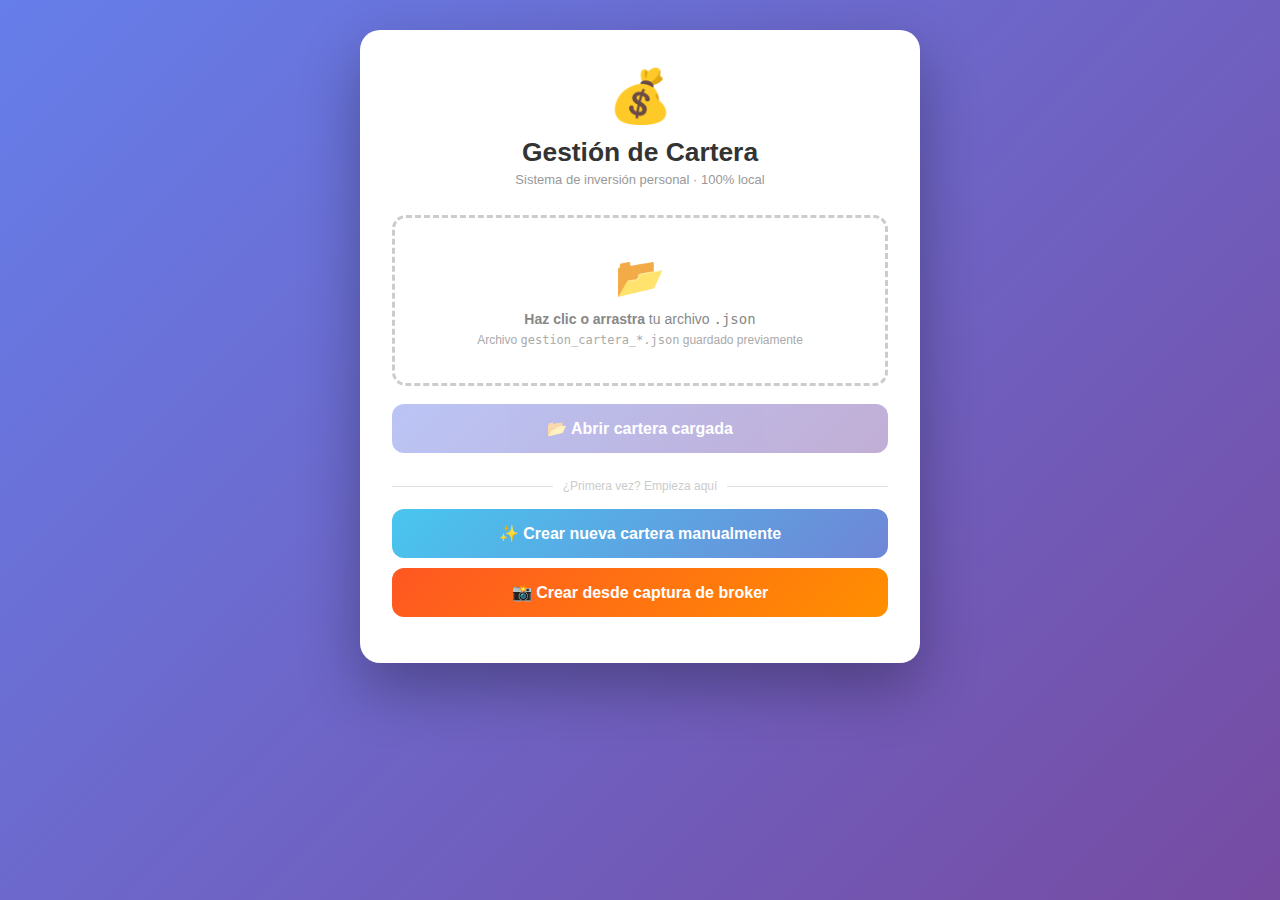
<file: index.html>
<!DOCTYPE html>
<html lang="es">
<head>
    <meta charset="UTF-8">
    <meta name="viewport" content="width=device-width, initial-scale=1.0">
    <title>Gestión de Cartera</title>
    <style>
        *, *::before, *::after { box-sizing:border-box; margin:0; padding:0; }

        body {
            background: linear-gradient(135deg, #667eea 0%, #764ba2 100%);
            min-height: 100vh;
            display: flex;
            justify-content: center;
            align-items: flex-start;
            font-family: -apple-system, BlinkMacSystemFont, 'Segoe UI', Roboto, sans-serif;
            padding: 30px 16px 50px;
        }

        .card {
            background: white;
            border-radius: 20px;
            padding: 36px 32px;
            box-shadow: 0 25px 60px rgba(0,0,0,.3);
            width: 100%;
            max-width: 560px;
        }

        /* ── Header ── */
        .header { text-align:center; margin-bottom:28px; }
        .header .icon { font-size:52px; margin-bottom:10px; }
        .header h1   { font-size:1.65em; color:#333; margin-bottom:4px; }
        .header p    { color:#999; font-size:13px; }

        /* ── Modos ── */
        .modo { display:none; }
        .modo.activo { display:block; }

        /* ── Panel carga de archivo ── */
        #dropZone {
            border:3px dashed #ccc; border-radius:14px; padding:36px 20px;
            text-align:center; cursor:pointer; transition:all .2s; color:#888;
            margin-bottom:18px;
        }
        #dropZone:hover, #dropZone.drag-over {
            border-color:#667eea; background:#f3f0ff; color:#667eea;
        }
        #dropZone .dz-icon { font-size:40px; margin-bottom:10px; }
        #dropZone p  { font-size:14px; }
        #dropZone small { font-size:12px; color:#aaa; margin-top:6px; display:block; }

        #infoArchivo {
            display:none; background:#e8f5e9; border-left:4px solid #4CAF50;
            border-radius:8px; padding:12px 16px; font-size:13px; margin-bottom:16px;
        }

        .divider { display:flex; align-items:center; color:#ccc; font-size:12px; margin:16px 0; }
        .divider::before, .divider::after { content:''; flex:1; border-top:1px solid #e0e0e0; }
        .divider span { padding:0 10px; }

        /* ── Formulario nueva cartera ── */
        .form-section { margin-bottom:20px; }
        .form-section h3 { font-size:15px; font-weight:700; color:#555; margin-bottom:12px; display:flex; align-items:center; gap:6px; }

        .perfiles-row { display:flex; gap:7px; flex-wrap:wrap; margin-bottom:4px; }
        .btn-perfil {
            flex:1 1 auto; min-width:90px; padding:9px 6px;
            border:none; border-radius:8px; cursor:pointer; font-weight:700;
            font-size:12px; color:white; transition:all .2s;
        }
        .btn-perfil:hover { transform:translateY(-2px); box-shadow:0 4px 12px rgba(0,0,0,.2); }
        .btn-perfil.sel   { outline:3px solid white; box-shadow:0 0 0 5px rgba(102,126,234,.4); }

        .inputs-grid { display:grid; grid-template-columns:1fr 1fr; gap:10px; margin-bottom:14px; }
        .input-group { display:flex; flex-direction:column; gap:4px; }
        .input-group label { font-size:12px; font-weight:600; color:#666; }
        .input-group input {
            padding:9px 12px; border:2px solid #e0e0e0; border-radius:8px;
            font-size:15px; transition:border-color .2s; width:100%;
        }
        .input-group input:focus { outline:none; border-color:#667eea; }
        .input-group .sufijo { display:flex; align-items:center; gap:6px; }
        .input-group .sufijo span { color:#999; font-size:14px; }

        .pct-grid { display:grid; grid-template-columns:repeat(5,1fr) auto; gap:8px; align-items:end; }
        .pct-item { display:flex; flex-direction:column; gap:3px; }
        .pct-item label { font-size:11px; font-weight:600; color:#666; text-align:center; }
        .pct-item input {
            padding:8px 6px; border:2px solid #e0e0e0; border-radius:7px;
            font-size:14px; text-align:center; width:100%; transition:border-color .2s;
        }
        .pct-item input:focus { outline:none; border-color:#667eea; }
        .pct-total {
            display:flex; flex-direction:column; gap:3px;
        }
        .pct-total label { font-size:11px; font-weight:600; color:#666; text-align:center; }
        .pct-total-val {
            padding:8px 8px; border-radius:7px; font-size:14px; text-align:center;
            font-weight:700; border:2px solid transparent;
        }
        .pct-ok   { background:#e8f5e9; color:#2e7d32; border-color:#a5d6a7; }
        .pct-warn { background:#fff3e0; color:#e65100; border-color:#ffcc80; }

        /* Resumen dinámico */
        .resumen-bar {
            display:flex; justify-content:space-between; align-items:center;
            background:#f8f8ff; border-radius:10px; padding:12px 16px;
            font-size:13px; margin:14px 0; flex-wrap:wrap; gap:8px;
        }
        .resumen-bar .total-val { font-size:20px; font-weight:800; color:#667eea; }
        .resumen-bar .validacion { font-size:12px; font-weight:600; }
        .v-ok   { color:#2e7d32; }
        .v-warn { color:#e65100; }

        /* Nombre archivo */
        .nombre-archivo { margin-bottom:18px; }
        .nombre-archivo label { font-size:13px; font-weight:600; color:#555; display:block; margin-bottom:6px; }
        .nombre-archivo input {
            width:100%; padding:10px 14px; border:2px solid #4CAF50;
            border-radius:8px; font-size:14px;
        }
        .nombre-archivo input:focus { outline:none; border-color:#388e3c; }

        /* Botones principales */
        .btn-main {
            width:100%; padding:15px; border:none; border-radius:12px;
            font-size:16px; font-weight:700; cursor:pointer; color:white;
            transition:all .2s; margin-bottom:10px;
        }
        .btn-main:hover:not(:disabled) { transform:translateY(-2px); box-shadow:0 8px 20px rgba(0,0,0,.2); }
        .btn-main:disabled { opacity:.45; cursor:not-allowed; transform:none !important; }
        .btn-purple { background:linear-gradient(135deg,#667eea,#764ba2); }
        .btn-green  { background:linear-gradient(135deg,#43e97b,#38f9d7); color:#1a5c30; }
        .btn-blue   { background:linear-gradient(135deg,#48c6ef,#6f86d6); }
        .btn-capture{ background:linear-gradient(135deg,#FF5722,#FF8F00); }
        .btn-text   { background:none; border:none; color:#667eea; font-size:13px; cursor:pointer; padding:6px 0; font-weight:600; }
        .btn-text:hover { text-decoration:underline; }

        /* Toast */
        #toast {
            position:fixed; bottom:22px; right:22px; padding:13px 20px;
            border-radius:10px; box-shadow:0 6px 20px rgba(0,0,0,.25);
            z-index:9999; cursor:pointer; max-width:320px; font-size:14px;
            color:white; display:none; transition:opacity .3s;
        }

        @media(max-width:500px){
            .pct-grid { grid-template-columns:repeat(3,1fr); }
            .inputs-grid { grid-template-columns:1fr; }
            .card { padding:24px 18px; }
        }
        /* Wizard */
        .wOpcion {
            padding:13px 14px; border:2px solid #e0e0e0; border-radius:10px; background:white;
            cursor:pointer; font-size:13px; font-weight:600; color:#444; transition:all .2s; text-align:left;
        }
        .wOpcion:hover { border-color:#667eea; background:#f5f3ff; }
        .wOpcion.sel   { border-color:#667eea; background:#f0f4ff; color:#667eea; }
        .wOpcionFull   { width:100%; }
        .wPct { background:#667eea; color:white; padding:3px 9px; border-radius:12px; font-size:11px; font-weight:700; }
    </style>
</head>
<body>

<div class="card">
    <div class="header">
        <div class="icon">💰</div>
        <h1>Gestión de Cartera</h1>
        <p>Sistema de inversión personal · 100% local</p>
    </div>

    <!-- ══════════════════════════════════════════════ -->
    <!-- MODO W: Wizard onboarding (primera vez)        -->
    <!-- ══════════════════════════════════════════════ -->
    <div id="modoWizard" class="modo">
        <!-- Barra de progreso -->
        <div style="display:flex;gap:6px;margin-bottom:24px;align-items:center;">
            <div id="wp1" style="flex:1;height:5px;border-radius:3px;background:#667eea;transition:background .3s;"></div>
            <div id="wp2" style="flex:1;height:5px;border-radius:3px;background:#e0e0e0;transition:background .3s;"></div>
            <div id="wp3" style="flex:1;height:5px;border-radius:3px;background:#e0e0e0;transition:background .3s;"></div>
            <span id="wStep" style="font-size:12px;color:#999;margin-left:6px;">1/3</span>
        </div>

        <!-- PASO 1: ¿Cuánto quieres invertir? -->
        <div id="wPaso1">
            <div style="text-align:center;margin-bottom:20px;">
                <div style="font-size:44px;margin-bottom:8px;">💶</div>
                <h2 style="color:#333;font-size:1.3em;margin-bottom:6px;">¿Cuánto dinero quieres invertir?</h2>
                <p style="color:#888;font-size:13px;">No te preocupes, puedes cambiarlo después en cualquier momento</p>
            </div>
            <div style="display:grid;grid-template-columns:1fr 1fr;gap:10px;margin-bottom:16px;">
                <button class="wOpcion" onclick="selWOpcion(this,'capital','5000')">💼 Menos de 10.000 €</button>
                <button class="wOpcion" onclick="selWOpcion(this,'capital','25000')">📦 10.000 – 50.000 €</button>
                <button class="wOpcion" onclick="selWOpcion(this,'capital','75000')">🏦 50.000 – 100.000 €</button>
                <button class="wOpcion" onclick="selWOpcion(this,'capital','150000')">🏛️ Más de 100.000 €</button>
            </div>
            <p style="font-size:12px;color:#aaa;text-align:center;margin-bottom:14px;">O introduce el importe exacto:</p>
            <div style="display:flex;gap:8px;align-items:center;margin-bottom:18px;">
                <input type="number" id="wCapital" placeholder="Ej: 30000" min="0" step="1000"
                    style="flex:1;padding:11px 14px;border:2px solid #e0e0e0;border-radius:10px;font-size:16px;font-weight:700;"
                    oninput="g('wCapital').style.borderColor='#667eea'">
                <span style="font-size:18px;color:#667eea;font-weight:700;">€</span>
            </div>
            <button class="btn-main btn-purple" onclick="wSiguiente(2)">Siguiente →</button>
        </div>

        <!-- PASO 2: ¿Cuánto riesgo toleras? -->
        <div id="wPaso2" style="display:none;">
            <div style="text-align:center;margin-bottom:20px;">
                <div style="font-size:44px;margin-bottom:8px;">🎯</div>
                <h2 style="color:#333;font-size:1.3em;margin-bottom:6px;">¿Cómo reaccionarías si tu inversión baja un 20%?</h2>
                <p style="color:#888;font-size:13px;">Esto nos ayuda a recomendarte el perfil de riesgo adecuado</p>
            </div>
            <div style="display:flex;flex-direction:column;gap:10px;margin-bottom:18px;">
                <button class="wOpcion wOpcionFull" onclick="selWOpcion(this,'riesgo','ultraconservador')">
                    😰 Me asustaría mucho y vendería todo — <strong>Prefiero no perder nada aunque gane poco</strong>
                </button>
                <button class="wOpcion wOpcionFull" onclick="selWOpcion(this,'riesgo','conservador')">
                    😟 Me preocuparía pero esperaría — <strong>Acepto pequeñas bajadas a cambio de algo más de rentabilidad</strong>
                </button>
                <button class="wOpcion wOpcionFull" onclick="selWOpcion(this,'riesgo','equilibrado')">
                    😐 Lo vería como algo normal — <strong>Quiero un equilibrio entre seguridad y rentabilidad</strong>
                </button>
                <button class="wOpcion wOpcionFull" onclick="selWOpcion(this,'riesgo','crecimiento')">
                    🙂 Aprovecharía para comprar más — <strong>Priorizo la rentabilidad a largo plazo</strong>
                </button>
                <button class="wOpcion wOpcionFull" onclick="selWOpcion(this,'riesgo','arriesgado')">
                    😎 Me parece una oportunidad — <strong>Máxima rentabilidad, asumo volatilidad alta</strong>
                </button>
            </div>
            <div style="display:flex;gap:10px;">
                <button class="btn-main btn-blue" style="flex:0 0 auto;width:auto;padding:13px 22px;" onclick="wSiguiente(1)">← Atrás</button>
                <button class="btn-main btn-purple" onclick="wSiguiente(3)">Siguiente →</button>
            </div>
        </div>

        <!-- PASO 3: ¿A cuántos años? -->
        <div id="wPaso3" style="display:none;">
            <div style="text-align:center;margin-bottom:20px;">
                <div style="font-size:44px;margin-bottom:8px;">⏳</div>
                <h2 style="color:#333;font-size:1.3em;margin-bottom:6px;">¿Cuándo necesitarías el dinero?</h2>
                <p style="color:#888;font-size:13px;">El horizonte temporal es clave para elegir bien los activos</p>
            </div>
            <div style="display:grid;grid-template-columns:1fr 1fr;gap:10px;margin-bottom:18px;">
                <button class="wOpcion" onclick="selWOpcion(this,'plazo','corto')">⚡ Menos de 3 años<br><small>Necesito liquidez</small></button>
                <button class="wOpcion" onclick="selWOpcion(this,'plazo','medio')">📅 3 – 7 años<br><small>Plazo medio</small></button>
                <button class="wOpcion" onclick="selWOpcion(this,'plazo','largo')">🌱 7 – 15 años<br><small>Largo plazo</small></button>
                <button class="wOpcion" onclick="selWOpcion(this,'plazo','muylargo')">🏔️ Más de 15 años<br><small>Jubilación / legado</small></button>
            </div>
            <!-- Resultado recomendación -->
            <div id="wRecomendacion" style="display:none;border-radius:12px;padding:16px;margin-bottom:16px;text-align:center;">
                <div style="font-size:28px;margin-bottom:6px;" id="wRecIcon">🎯</div>
                <h3 id="wRecTitulo" style="margin-bottom:6px;"></h3>
                <p id="wRecDesc" style="font-size:13px;color:#555;margin-bottom:10px;"></p>
                <div id="wRecPcts" style="display:flex;gap:6px;justify-content:center;flex-wrap:wrap;font-size:11px;"></div>
            </div>
            <div style="display:flex;gap:10px;">
                <button class="btn-main btn-blue" style="flex:0 0 auto;width:auto;padding:13px 22px;" onclick="wSiguiente(2)">← Atrás</button>
                <button class="btn-main btn-green" id="wBtnCrear" disabled onclick="wCrearCartera()">✅ Crear mi cartera</button>
            </div>
        </div>
    </div>

    <!-- ══════════════════════════════════════════════ -->
    <!-- MODO A: Inicio (cargar o crear)                -->
    <!-- ══════════════════════════════════════════════ -->
    <div id="modoCargar" class="modo">

        <!-- Zona drop para cargar archivo existente -->
        <div id="dropZone"
             onclick="document.getElementById('inputJSON').click()"
             ondragover="event.preventDefault();this.classList.add('drag-over')"
             ondragleave="this.classList.remove('drag-over')"
             ondrop="onDrop(event)">
            <div class="dz-icon">📂</div>
            <p><strong>Haz clic o arrastra</strong> tu archivo <code>.json</code></p>
            <small>Archivo <code>gestion_cartera_*.json</code> guardado previamente</small>
        </div>
        <input type="file" id="inputJSON" accept=".json" style="display:none" onchange="cargarJSON(this)">

        <div id="infoArchivo"></div>

        <!-- Botón principal: solo activo cuando hay archivo cargado -->
        <button class="btn-main btn-purple" id="btnAbrir" disabled onclick="abrirDashboard()">
            📂 Abrir cartera cargada
        </button>

        <div class="divider"><span>¿Primera vez? Empieza aquí</span></div>

        <button class="btn-main btn-blue" onclick="mostrarModo('nueva')">
            ✨ Crear nueva cartera manualmente
        </button>

        <button class="btn-main btn-capture" onclick="mostrarModo('captura')">
            📸 Crear desde captura de broker
        </button>
    </div>

    <!-- ══════════════════════════════════════════════ -->
    <!-- MODO B: Crear nueva cartera                    -->
    <!-- ══════════════════════════════════════════════ -->
    <div id="modoNueva" class="modo">

        <!-- Perfiles predefinidos -->
        <div class="form-section">
            <h3>🎯 Perfil de inversión</h3>
            <div class="perfiles-row">
                <button class="btn-perfil" style="background:#1a237e" onclick="aplicarPerfil('ultraconservador',this)">🛡️ Ultra&shy;conservador</button>
                <button class="btn-perfil" style="background:#283593" onclick="aplicarPerfil('conservador',this)">🛡️ Conservador</button>
                <button class="btn-perfil" style="background:#ff8f00" onclick="aplicarPerfil('equilibrado',this)">⚖️ Equilibrado</button>
                <button class="btn-perfil" style="background:#e65100" onclick="aplicarPerfil('crecimiento',this)">📈 Crecimiento</button>
                <button class="btn-perfil" style="background:#b71c1c" onclick="aplicarPerfil('arriesgado',this)">🚀 Arriesgado</button>
            </div>
        </div>

        <!-- Distribución capital -->
        <div class="form-section">
            <h3>💶 Distribuye tu capital</h3>
            <div class="inputs-grid">
                <div class="input-group">
                    <label>💵 Efectivo (€)</label>
                    <input type="number" id="nEfectivo" value="50000" min="0" step="100" oninput="actualizar()">
                </div>
                <div class="input-group">
                    <label>🏦 Fondos (€)</label>
                    <input type="number" id="nFondos" value="30000" min="0" step="100" oninput="actualizar()">
                </div>
                <div class="input-group">
                    <label>📈 ETFs / Acciones (€)</label>
                    <input type="number" id="nEtfs" value="20000" min="0" step="100" oninput="actualizar()">
                </div>
                <div class="input-group">
                    <label>🏠 Inmobiliario (€)</label>
                    <input type="number" id="nInmob" value="0" min="0" step="100" oninput="actualizar()">
                </div>
            </div>
        </div>

        <!-- Porcentajes fondos -->
        <div class="form-section">
            <h3>📊 Porcentajes objetivo de fondos</h3>
            <div class="pct-grid">
                <div class="pct-item"><label>Monetario</label>    <input type="number" id="nMon" value="5"  step="0.1" min="0" max="100" oninput="actualizar()"></div>
                <div class="pct-item"><label>RF Corto</label>     <input type="number" id="nRFC" value="15" step="0.1" min="0" max="100" oninput="actualizar()"></div>
                <div class="pct-item"><label>RF Medio</label>     <input type="number" id="nRFM" value="25" step="0.1" min="0" max="100" oninput="actualizar()"></div>
                <div class="pct-item"><label>R.Variable</label>   <input type="number" id="nRV"  value="40" step="0.1" min="0" max="100" oninput="actualizar()"></div>
                <div class="pct-item"><label>Alternativos</label> <input type="number" id="nAlt" value="15" step="0.1" min="0" max="100" oninput="actualizar()"></div>
                <div class="pct-total"><label>TOTAL</label>       <div  id="nTotal" class="pct-total-val pct-ok">100%</div></div>
            </div>
        </div>

        <!-- Resumen -->
        <div class="resumen-bar">
            <div>
                <div style="font-size:12px;color:#999;margin-bottom:2px;">Capital total asignado</div>
                <div class="total-val" id="nCapitalTotal">100.000 €</div>
            </div>
            <div id="nValidacion" class="validacion v-ok">✅ Listo para guardar</div>
        </div>

        <!-- Nombre archivo -->
        <!-- El nombre del archivo se genera automáticamente con fecha y hora -->

        <!-- Botón guardar -->
        <button class="btn-main btn-green" id="btnGuardar" onclick="guardarNuevaCartera()">
            💾 Generar archivo y entrar
        </button>

        <div class="divider"><span>¿Tienes cartera en tu broker? Impórtala</span></div>

        <button class="btn-main btn-capture" onclick="mostrarModo('captura')">
            📸 Crear desde captura de broker
        </button>

        <div class="divider"><span>¿Ya tienes un archivo?</span></div>

        <button class="btn-main btn-blue" onclick="mostrarModo('cargar')">
            📂 Cargar cartera existente
        </button>
    </div>

    <!-- MODO C: Crear desde captura / IA               -->
    <!-- ══════════════════════════════════════════════ -->
    <div id="modoCaptura" class="modo">
        <div style="text-align:center;padding:8px 0 16px;">
            <div style="font-size:48px;margin-bottom:8px;">📸</div>
            <h3 style="font-size:17px;color:#333;font-weight:800;margin-bottom:8px;">Crear cartera desde captura de broker</h3>
            <p style="font-size:14px;color:#666;line-height:1.65;">
                Si ya tienes inversiones en tu banco o broker, la IA puede<br>
                extraer automáticamente todos tus fondos, ETFs y efectivo<br>
                a partir de una captura de pantalla.
            </p>
        </div>
        <div style="background:#f0f4ff;border-radius:12px;padding:16px 18px;margin-bottom:18px;font-size:14px;color:#444;line-height:2;">
            <div><span style="background:#667eea;color:white;border-radius:50%;display:inline-flex;align-items:center;justify-content:center;width:20px;height:20px;font-size:11px;font-weight:700;margin-right:8px;flex-shrink:0;">1</span>Haz capturas de tu cartera en el broker (fondos, ETFs, efectivo)</div>
            <div><span style="background:#667eea;color:white;border-radius:50%;display:inline-flex;align-items:center;justify-content:center;width:20px;height:20px;font-size:11px;font-weight:700;margin-right:8px;flex-shrink:0;">2</span>El importador genera un prompt para Gemini o ChatGPT</div>
            <div><span style="background:#667eea;color:white;border-radius:50%;display:inline-flex;align-items:center;justify-content:center;width:20px;height:20px;font-size:11px;font-weight:700;margin-right:8px;flex-shrink:0;">3</span>Pega el JSON resultante y revisa cada producto por categoría</div>
            <div><span style="background:#667eea;color:white;border-radius:50%;display:inline-flex;align-items:center;justify-content:center;width:20px;height:20px;font-size:11px;font-weight:700;margin-right:8px;flex-shrink:0;">4</span>Confirma y tu cartera queda lista para rebalancear</div>
        </div>
        <button class="btn-main btn-capture" onclick="irAImportar()">
            📸 Ir al importador con IA →
        </button>
        <div class="divider"><span>o prefiero introducirlo manualmente</span></div>
        <button class="btn-main btn-blue" onclick="mostrarModo('nueva')">
            ✨ Crear cartera manualmente
        </button>
        <button class="btn-main" style="background:#efefef;color:#666;margin-top:8px;" onclick="mostrarModo('cargar')">
            ← Volver
        </button>
    </div>
</div>

<div id="toast"></div>

<script>
// ── Utilidades ──────────────────────────────────────────────────
const fmtE = v => isNaN(v)||v==null ? '0,00 €'
    : v.toLocaleString('es-ES',{minimumFractionDigits:2,maximumFractionDigits:2}) + ' €';
const g = id => document.getElementById(id);

function toast(msg, tipo='info', ms=4000) {
    const t = g('toast');
    t.textContent = msg;
    t.style.background = tipo==='ok' ? '#388e3c' : tipo==='error' ? '#c62828' : '#1565c0';
    t.style.display = 'block';
    clearTimeout(t._timer);
    t._timer = setTimeout(() => t.style.display='none', ms);
}

// ─── NOMBRE DE ARCHIVO CON FECHA Y HORA ──────────────────────────
function nombreArchivoCartera() {
    const n = new Date();
    const dd = String(n.getDate()).padStart(2,'0');
    const mm = String(n.getMonth()+1).padStart(2,'0');
    const yy = n.getFullYear();
    const hh = String(n.getHours()).padStart(2,'0');
    const mi = String(n.getMinutes()).padStart(2,'0');
    return `gestion_cartera_${dd}${mm}${yy}_${hh}${mi}.json`;
}

function cargarLS()  { try { return JSON.parse(localStorage.getItem('carteraActual')) || null; } catch(e) { return null; } }
function guardarLS(d){ localStorage.setItem('carteraActual', JSON.stringify(d)); }

// ─── LIMPIAR DATOS AL ENTRAR (privacidad multi-usuario) ──────────
function limpiarSesionAnterior() {
    localStorage.removeItem('carteraActual');
}

// ─── GUARDAR ARCHIVO AL SALIR ─────────────────────────────────────
function guardarArchivoSalida() {
    const datos = cargarLS();
    if (!datos) return;
    const blob = new Blob([JSON.stringify(datos, null, 2)], {type:'application/json'});
    const a = document.createElement('a');
    a.href = URL.createObjectURL(blob);
    a.download = nombreArchivoCartera();
    document.body.appendChild(a);
    a.click();
    document.body.removeChild(a);
    URL.revokeObjectURL(a.href);
}

// ─── MODAL CONFIRMACIÓN AL SALIR ─────────────────────────────────
let _guardadoConfirmado = false;
function mostrarModalSalida(callback) {
    const overlay = document.createElement('div');
    overlay.id = 'modalSalida';
    overlay.style.cssText = 'position:fixed;inset:0;background:rgba(0,0,0,.6);z-index:99999;display:flex;align-items:center;justify-content:center;padding:20px;';
    overlay.innerHTML = `
        <div style="background:white;border-radius:18px;padding:32px 28px;max-width:400px;width:100%;box-shadow:0 20px 60px rgba(0,0,0,.4);text-align:center;">
            <div style="font-size:48px;margin-bottom:12px;">💾</div>
            <h3 style="font-size:18px;color:#333;margin-bottom:10px;">¿Guardar antes de salir?</h3>
            <p style="font-size:14px;color:#666;line-height:1.6;margin-bottom:20px;">
                Se descargará el archivo <strong style="color:#667eea;">${nombreArchivoCartera()}</strong><br>
                con todos tus datos actualizados.
            </p>
            <div style="display:flex;gap:10px;">
                <button id="btnSalirGuardar" style="flex:1;padding:13px;background:linear-gradient(135deg,#667eea,#764ba2);color:white;border:none;border-radius:10px;font-size:15px;font-weight:700;cursor:pointer;">
                    💾 Guardar y salir
                </button>
                <button id="btnSalirSin" style="flex:1;padding:13px;background:#f5f5f5;color:#555;border:none;border-radius:10px;font-size:15px;font-weight:700;cursor:pointer;">
                    Salir sin guardar
                </button>
            </div>
            <button id="btnSalirCancelar" style="margin-top:10px;background:none;border:none;color:#aaa;font-size:13px;cursor:pointer;padding:6px;">↩ Cancelar — quedarme aquí</button>
        </div>`;
    document.body.appendChild(overlay);

    document.getElementById('btnSalirGuardar').onclick = () => {
        guardarArchivoSalida();
        _guardadoConfirmado = true;
        document.body.removeChild(overlay);
        if (callback) callback(true);
    };
    document.getElementById('btnSalirSin').onclick = () => {
        _guardadoConfirmado = true;
        document.body.removeChild(overlay);
        if (callback) callback(true);
    };
    document.getElementById('btnSalirCancelar').onclick = () => {
        document.body.removeChild(overlay);
        if (callback) callback(false);
    };
}

// ── Modo de pantalla ────────────────────────────────────────────
function mostrarModo(modo) {
    document.querySelectorAll('.modo').forEach(m => m.classList.remove('activo'));
    const ids = { cargar:'modoCargar', nueva:'modoNueva', wizard:'modoWizard', captura:'modoCaptura' };
    const el = g(ids[modo]);
    if(el) el.classList.add('activo');
}

function irAImportar() {
    // Limpiamos localStorage antes de ir (privacidad) y redirigimos
    // al importador con el modo captura preseleccionado
    _guardadoConfirmado = true;
    location.href = 'importar-cartera.html?modo=captura';
}

// ── Perfiles ────────────────────────────────────────────────────
const PERFILES = {
    ultraconservador: { mon:30, rfc:30, rfm:25, rv:10, alt:5  },
    conservador:      { mon:20, rfc:25, rfm:25, rv:20, alt:10 },
    equilibrado:      { mon:5,  rfc:15, rfm:25, rv:40, alt:15 },
    crecimiento:      { mon:2,  rfc:10, rfm:20, rv:55, alt:13 },
    arriesgado:       { mon:0,  rfc:5,  rfm:15, rv:70, alt:10 }
};

function aplicarPerfil(clave, btn) {
    const p = PERFILES[clave]; if(!p) return;
    g('nMon').value = p.mon; g('nRFC').value = p.rfc; g('nRFM').value = p.rfm;
    g('nRV').value  = p.rv;  g('nAlt').value = p.alt;
    // Marcar botón activo
    document.querySelectorAll('.btn-perfil').forEach(b => b.classList.remove('sel'));
    if(btn) btn.classList.add('sel');
    actualizar();
}

// ── Cálculo y validación en tiempo real ─────────────────────────
function actualizar() {
    const efectivo = parseFloat(g('nEfectivo').value) || 0;
    const fondos   = parseFloat(g('nFondos').value)   || 0;
    const etfs     = parseFloat(g('nEtfs').value)     || 0;
    const inmob    = parseFloat(g('nInmob').value)    || 0;
    const total    = efectivo + fondos + etfs + inmob;

    g('nCapitalTotal').textContent = fmtE(total);

    // Porcentajes
    const pcts = ['nMon','nRFC','nRFM','nRV','nAlt'].map(id => parseFloat(g(id).value) || 0);
    const sumPct = pcts.reduce((a,b) => a+b, 0);
    const pctOk  = Math.abs(sumPct - 100) < 0.01;

    const totalEl = g('nTotal');
    totalEl.textContent = sumPct.toFixed(1) + '%';
    totalEl.className = 'pct-total-val ' + (pctOk ? 'pct-ok' : 'pct-warn');

    // Validación global
    const vEl = g('nValidacion');
    if(total <= 0) {
        vEl.textContent = '⚠️ Introduce importes'; vEl.className = 'validacion v-warn';
        g('btnGuardar').disabled = true;
    } else if(!pctOk) {
        vEl.textContent = '⚠️ Los porcentajes deben sumar 100%'; vEl.className = 'validacion v-warn';
        g('btnGuardar').disabled = true;
    } else {
        vEl.textContent = '✅ Listo para guardar'; vEl.className = 'validacion v-ok';
        g('btnGuardar').disabled = false;
    }
}

// ── Guardar nueva cartera ────────────────────────────────────────
function guardarNuevaCartera() {
    const efectivo = parseFloat(g('nEfectivo').value) || 0;
    const fondos   = parseFloat(g('nFondos').value)   || 0;
    const etfs     = parseFloat(g('nEtfs').value)     || 0;
    const inmob    = parseFloat(g('nInmob').value)    || 0;

    const pcts = {
        monetario:    parseFloat(g('nMon').value) || 5,
        rfCorto:      parseFloat(g('nRFC').value) || 15,
        rfMedio:      parseFloat(g('nRFM').value) || 25,
        rv:           parseFloat(g('nRV').value)  || 40,
        alternativos: parseFloat(g('nAlt').value) || 15
    };

    const cartera = {
        efectivo,
        inmobiliario: inmob,
        monetario:    fondos * pcts.monetario    / 100,
        rfCorto:      fondos * pcts.rfCorto      / 100,
        rfMedio:      fondos * pcts.rfMedio      / 100,
        rv:           fondos * pcts.rv           / 100,
        alternativos: fondos * pcts.alternativos / 100,
        etfs: [],
        etfsValorInicial: etfs
    };

    const totalFondos = cartera.monetario + cartera.rfCorto + cartera.rfMedio + cartera.rv + cartera.alternativos;
    const totalETFs   = etfs;
    const total       = totalFondos + totalETFs + efectivo + inmob;

    const datos = {
        version: '3.0',
        fecha:   new Date().toISOString(),
        cartera,
        configuracion: {
            porcentajes: pcts,
            perfilesPersonalizados: [],
            tema: 'claro'
        },
        historico: [{
            fecha:     new Date().toLocaleDateString(),
            hora:      new Date().toLocaleTimeString(),
            timestamp: Date.now(),
            ...cartera,
            total
        }]
    };

    // Guardar en localStorage
    guardarLS(datos);

    // Descargar archivo con nombre fecha/hora
    const nombre = nombreArchivoCartera();

    const blob = new Blob([JSON.stringify(datos, null, 2)], { type:'application/json' });
    const a    = document.createElement('a');
    a.href     = URL.createObjectURL(blob);
    a.download = nombre;
    document.body.appendChild(a); a.click();
    document.body.removeChild(a); URL.revokeObjectURL(a.href);

    toast('✅ Archivo generado: ' + nombre + '. Abriendo cartera…', 'ok');
    setTimeout(() => location.href = 'cartera.html', 1600);
}

// ── Cargar JSON existente ────────────────────────────────────────
let datosTemporales = null;

function onDrop(e) {
    e.preventDefault();
    g('dropZone').classList.remove('drag-over');
    const file = e.dataTransfer?.files?.[0];
    if(file) procesarArchivo(file);
}

function cargarJSON(input) {
    const file = input?.files?.[0]; if(!file) return;
    procesarArchivo(file);
}

function procesarArchivo(file) {
    const reader = new FileReader();
    reader.onload = e => {
        try {
            const datos = JSON.parse(e.target.result);
            if(!datos.cartera && !datos.version) throw new Error('Formato no reconocido');

            datosTemporales = datos;
            guardarLS(datos); // cargarlo en memoria ya

            const hist  = datos.historico || [];
            const ult   = hist.length ? hist[hist.length-1] : null;
            const total = ult ? ult.total : 0;
            const regs  = hist.length;

            g('infoArchivo').style.display = 'block';
            g('infoArchivo').innerHTML =
                `✅ <strong>${file.name}</strong> cargado correctamente<br>` +
                `💰 Total: <strong>${fmtE(total)}</strong> · ${regs} registro(s) en el histórico`;

            g('btnAbrir').disabled = false;
            toast('✅ Archivo cargado. Pulsa «Cargar mi cartera» para continuar.', 'ok');
        } catch(err) {
            g('infoArchivo').style.display = 'block';
            g('infoArchivo').style.background = '#fce4ec';
            g('infoArchivo').style.borderLeftColor = '#e53935';
            g('infoArchivo').textContent = '❌ Error: ' + err.message;
            g('btnAbrir').disabled = true;
            toast('❌ ' + err.message, 'error');
        }
    };
    reader.readAsText(file);
}

function abrirDashboard() {
    location.href = 'cartera.html';
}

// ── Init ─────────────────────────────────────────────────────────
document.addEventListener('DOMContentLoaded', () => {
    // ⚠️ PRIVACIDAD: limpiar datos del usuario anterior al cargar la página
    limpiarSesionAnterior();

    // Sin datos en localStorage (acabamos de limpiar): siempre mostrar pantalla de carga
    mostrarModo('cargar');
    actualizar();
});

// ── Aviso al salir ────────────────────────────────────────────────
window.addEventListener('beforeunload', e => {
    const datos = cargarLS();
    if (datos && datos.cartera && !_guardadoConfirmado) {
        e.preventDefault();
        e.returnValue = '¿Quieres guardar tu cartera antes de salir?';
    }
});

// Interceptar clicks en links que salgan de la página
document.addEventListener('click', e => {
    const link = e.target.closest('a[href], button[onclick*="location"]');
    if (link) {
        const datos = cargarLS();
        if (datos && datos.cartera) {
            const href = link.getAttribute('href') || '';
            if (href && href !== '#' && !href.startsWith('javascript')) {
                e.preventDefault();
                mostrarModalSalida(ok => { if (ok) location.href = href; });
            }
        }
    }
});

// ══════════════════════════════════════════════════════
//  WIZARD ONBOARDING
// ══════════════════════════════════════════════════════
const wData = { capital: 0, riesgo: '', plazo: '' };

const PERFILES_W = {
    ultraconservador: { icon:'🛡️', color:'#1a237e', titulo:'Perfil UltraConservador',
        desc:'Prioridad absoluta a la seguridad. Rentabilidad baja pero muy estable. Ideal para horizontes cortos o personas que no toleran pérdidas.',
        pcts:{ monetario:30, rfCorto:30, rfMedio:25, rv:10, alternativos:5 } },
    conservador:      { icon:'🛡️', color:'#283593', titulo:'Perfil Conservador',
        desc:'Mayoría en renta fija con algo de bolsa. Pérdidas posibles pero limitadas. Buen equilibrio para principiantes cautos.',
        pcts:{ monetario:20, rfCorto:25, rfMedio:25, rv:20, alternativos:10 } },
    equilibrado:      { icon:'⚖️', color:'#ff8f00', titulo:'Perfil Equilibrado',
        desc:'Mix 50/50 entre seguridad y crecimiento. El más popular. Buena rentabilidad a largo plazo con volatilidad moderada.',
        pcts:{ monetario:5, rfCorto:15, rfMedio:25, rv:40, alternativos:15 } },
    crecimiento:      { icon:'📈', color:'#e65100', titulo:'Perfil Crecimiento',
        desc:'Orientado a bolsa con algo de colchón. Para inversores con horizonte largo que buscan rentabilidad por encima de la media.',
        pcts:{ monetario:2, rfCorto:10, rfMedio:20, rv:55, alternativos:13 } },
    arriesgado:       { icon:'🚀', color:'#b71c1c', titulo:'Perfil Arriesgado',
        desc:'Casi todo en bolsa. Máxima rentabilidad potencial pero puede caer un 40-50% temporalmente. Solo para largo plazo.',
        pcts:{ monetario:0, rfCorto:5, rfMedio:15, rv:70, alternativos:10 } }
};

// Ajuste por plazo: si el plazo es corto, el perfil no puede ser muy arriesgado
function ajustarPerfilPorPlazo(riesgo, plazo) {
    const orden = ['ultraconservador','conservador','equilibrado','crecimiento','arriesgado'];
    let idx = orden.indexOf(riesgo);
    if (plazo === 'corto')   idx = Math.min(idx, 1); // máximo conservador
    if (plazo === 'medio')   idx = Math.min(idx, 2); // máximo equilibrado
    return orden[idx];
}

function selWOpcion(btn, campo, valor) {
    // Desmarcar hermanos
    btn.closest('div').querySelectorAll('.wOpcion').forEach(b => b.classList.remove('sel'));
    btn.classList.add('sel');
    wData[campo] = valor;
    // Si se elige capital en input, sincronizar
    if (campo === 'capital') g('wCapital').value = valor;
    // Si estamos en paso 3, recalcular recomendación
    if (campo === 'plazo') wMostrarRecomendacion();
}

function wSiguiente(paso) {
    // Validaciones
    if (paso === 2) {
        const cap = parseFloat(g('wCapital').value) || parseFloat(wData.capital) || 0;
        if (cap <= 0) { toast('Introduce un importe válido', 'error'); return; }
        wData.capital = cap;
    }
    if (paso === 3 && !wData.riesgo) { toast('Selecciona una opción', 'error'); return; }

    // Actualizar barra progreso
    [1,2,3].forEach(i => {
        g('wp'+i).style.background = i <= paso ? '#667eea' : '#e0e0e0';
    });
    g('wStep').textContent = paso + '/3';

    // Mostrar paso correcto
    ['wPaso1','wPaso2','wPaso3'].forEach((id,i) => g(id).style.display = (i+1===paso)?'block':'none');

    if (paso === 3 && wData.riesgo && wData.plazo) wMostrarRecomendacion();
}

function wMostrarRecomendacion() {
    if (!wData.riesgo || !wData.plazo) return;
    const perfilFinal = ajustarPerfilPorPlazo(wData.riesgo, wData.plazo);
    const p = PERFILES_W[perfilFinal];
    const rec = g('wRecomendacion');
    rec.style.display = 'block';
    rec.style.background = p.color + '15';
    rec.style.border = '2px solid ' + p.color + '44';
    g('wRecIcon').textContent = p.icon;
    g('wRecTitulo').innerHTML = `Recomendación: <span style="color:${p.color}">${p.titulo}</span>`;
    g('wRecDesc').textContent = p.desc;
    g('wRecPcts').innerHTML = Object.entries(p.pcts).map(([k,v]) =>
        `<span class="wPct">${k}: ${v}%</span>`).join('');
    // Si el perfil fue ajustado por plazo, avisar
    if (perfilFinal !== wData.riesgo) {
        g('wRecDesc').innerHTML += `<br><em style="color:#e65100">⚠️ Ajustado a ${perfilFinal} por tu horizonte temporal corto.</em>`;
    }
    wData.perfilFinal = perfilFinal;
    g('wBtnCrear').disabled = false;
}

function wCrearCartera() {
    const capital = parseFloat(wData.capital) || 0;
    const p = PERFILES_W[wData.perfilFinal];

    // Distribución por defecto: 60% fondos, 30% efectivo, 10% ETFs
    const efectivo = capital * 0.30;
    const etfs     = capital * 0.10;
    const fondos   = capital * 0.60;

    // Rellenar formulario de nueva cartera y cambiar a ese modo
    mostrarModo('nueva');
    g('nEfectivo').value = Math.round(efectivo);
    g('nFondos').value   = Math.round(fondos);
    g('nEtfs').value     = Math.round(etfs);
    g('nInmob').value    = 0;
    g('nMon').value  = p.pcts.monetario;
    g('nRFC').value  = p.pcts.rfCorto;
    g('nRFM').value  = p.pcts.rfMedio;
    g('nRV').value   = p.pcts.rv;
    g('nAlt').value  = p.pcts.alternativos;

    // Marcar perfil seleccionado visualmente
    document.querySelectorAll('.btn-perfil').forEach(b => {
        if (b.textContent.toLowerCase().includes(wData.perfilFinal.substring(0,5))) b.classList.add('sel');
    });

    actualizar();
    toast('✅ Cartera configurada con perfil ' + p.titulo + '. Revisa y ajusta a tu gusto.', 'ok', 5000);
}
</script>
</body>
</html>
</file>
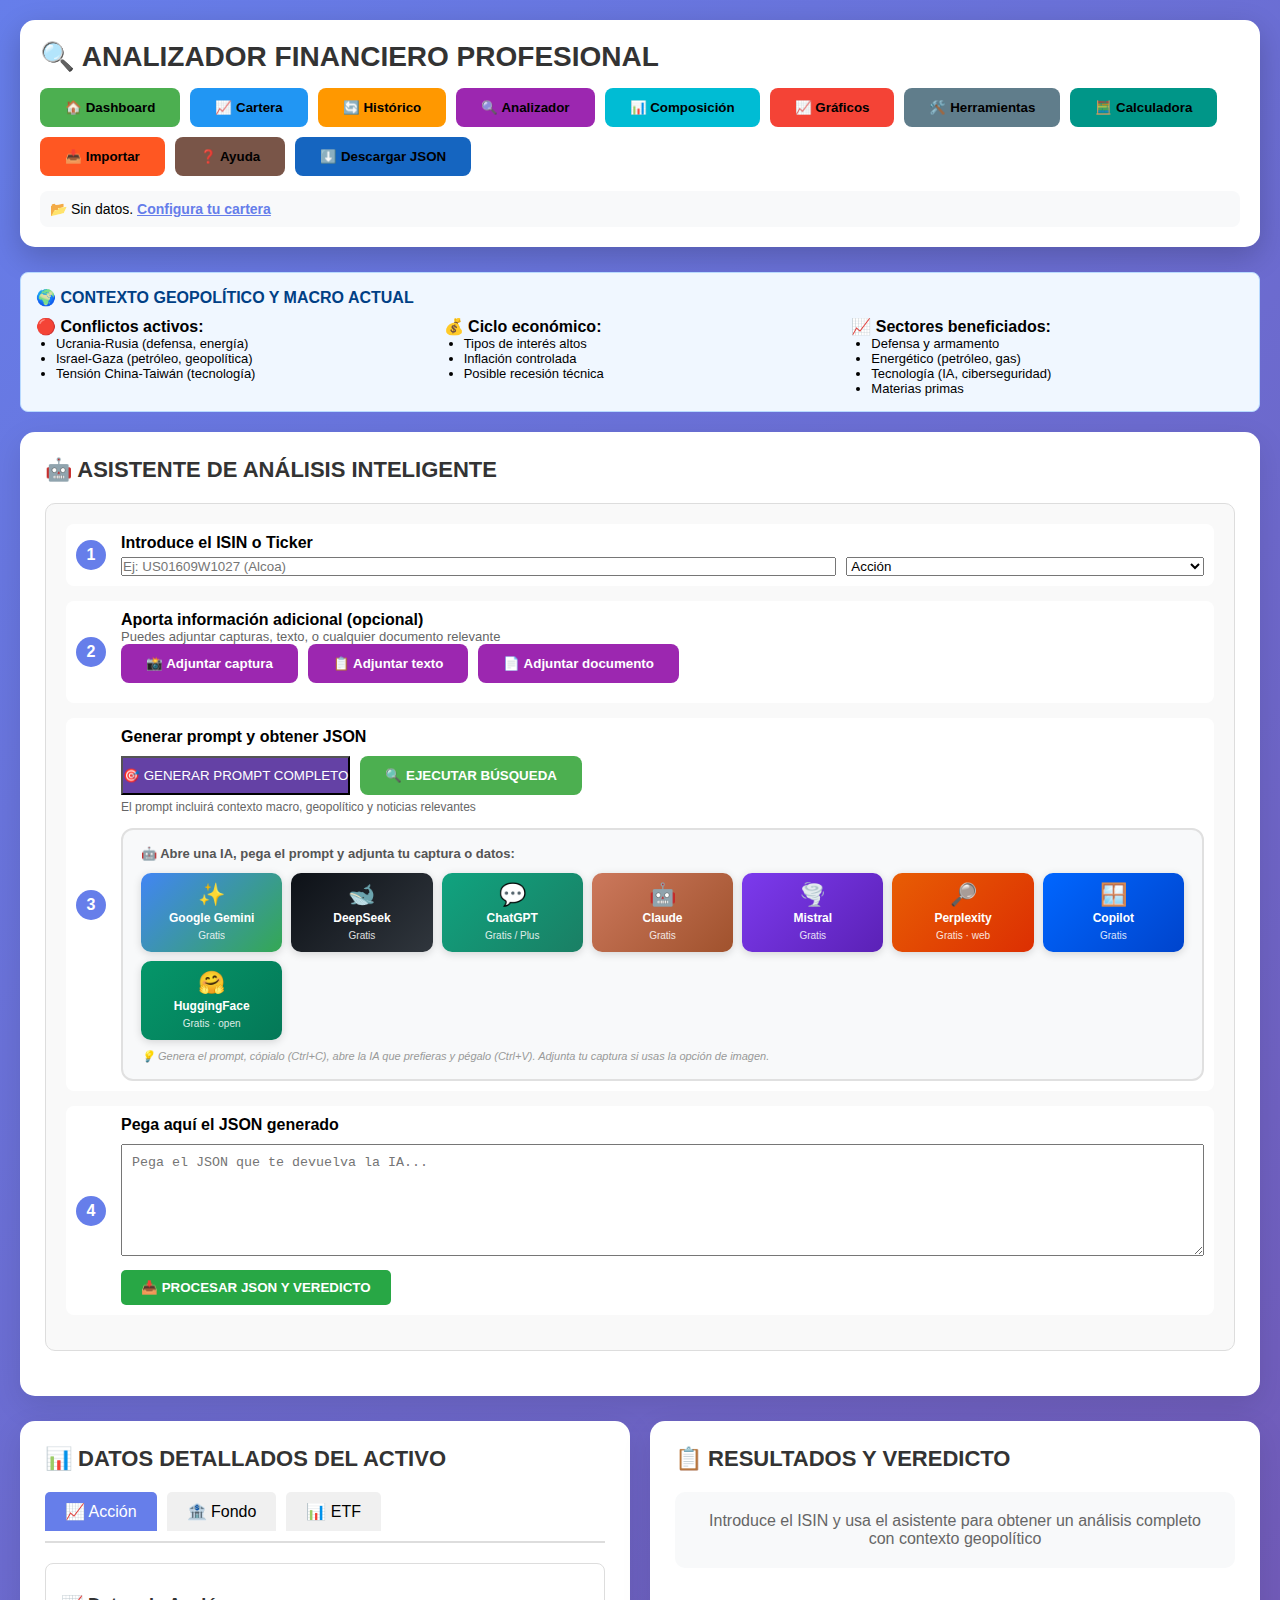
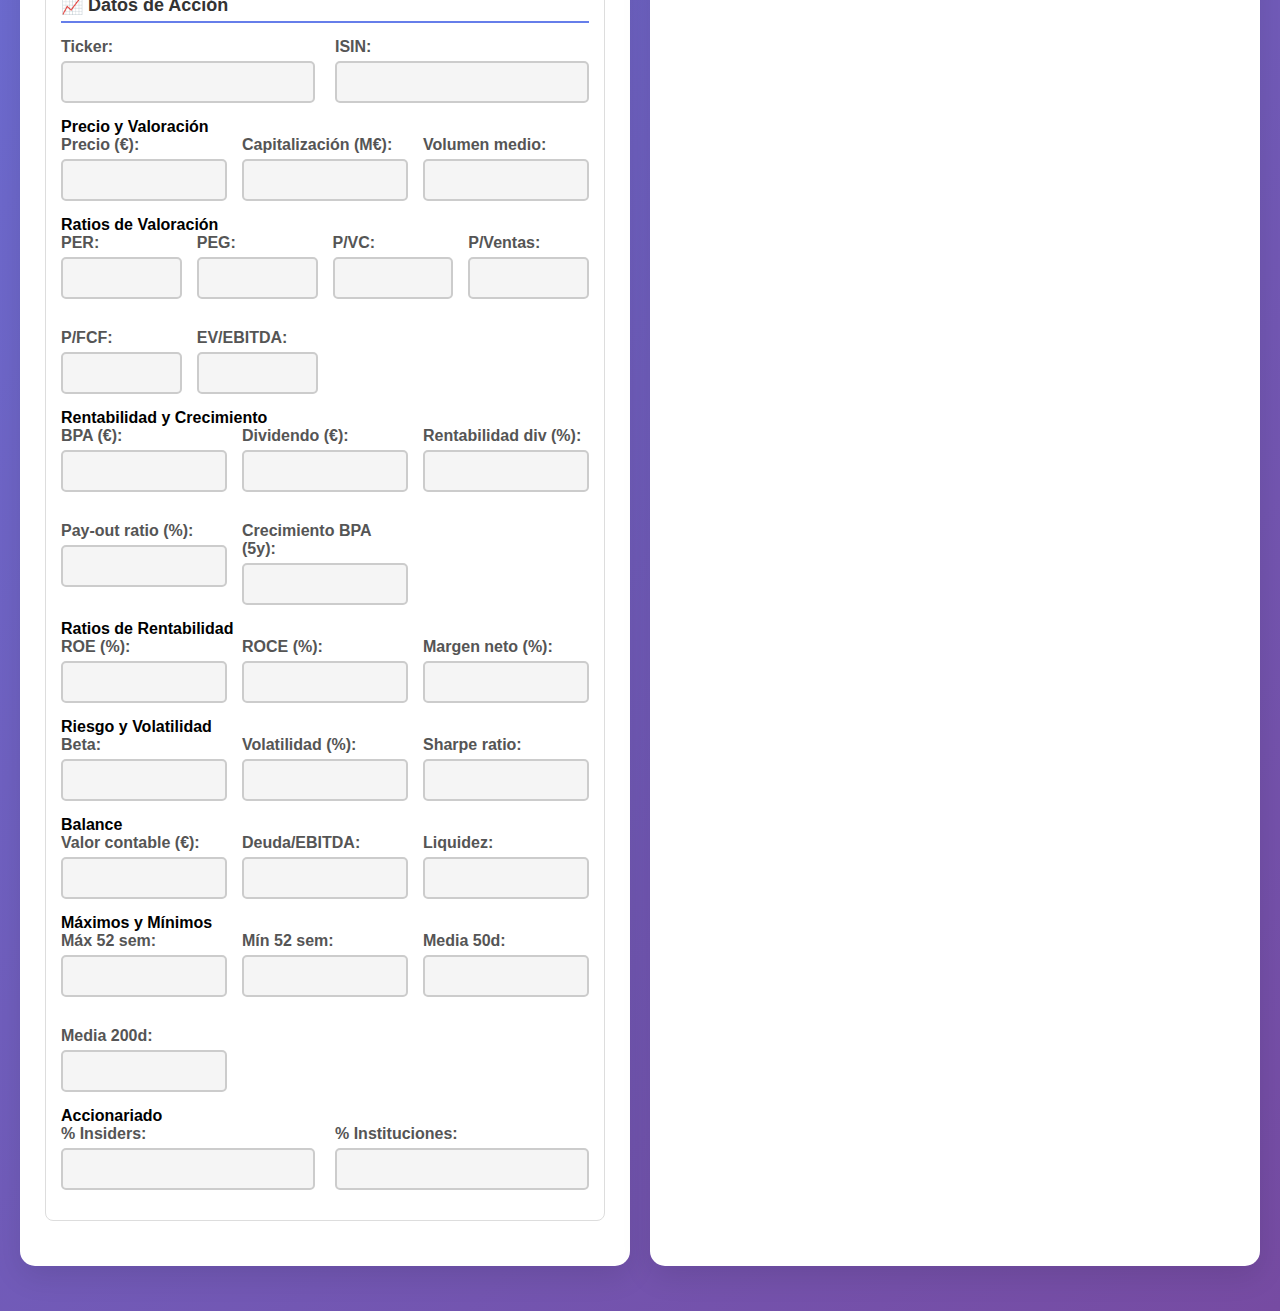
<file: analisis.html>
<!DOCTYPE html>
<html lang="es">
<head>
    <meta charset="UTF-8">
    <meta name="viewport" content="width=device-width, initial-scale=1.0">
    <title>Analizador Financiero Profesional</title>
    <link rel="stylesheet" href="css/estilo.css">
    <style>
        /* Estilos existentes se mantienen */
        .grid-2 { display: grid; grid-template-columns: 1fr 1fr; gap: 20px; }
        .grid-3 { display: grid; grid-template-columns: repeat(3, 1fr); gap: 15px; }
        .grid-4 { display: grid; grid-template-columns: repeat(4, 1fr); gap: 15px; }
        .input-group { margin-bottom: 15px; }
        .input-group label { display: block; margin-bottom: 5px; font-weight: 600; color: #555; }
        .input-group input, .input-group select, .input-group textarea { width: 100%; padding: 10px; border: 2px solid #ddd; border-radius: 5px; font-size: 16px; }
        .input-group input[readonly] { background-color: #f5f5f5; color: #333; border-color: #ccc; }
        .input-group textarea { height: 150px; font-family: monospace; font-size: 13px; }
        .button-group { display: flex; gap: 10px; flex-wrap: wrap; margin: 15px 0; }
        .btn-success { background: #28a745; color: white; padding: 10px 20px; border: none; border-radius: 5px; cursor: pointer; font-weight: 600; }
        .btn-deepseek { background: #0d1117; color: white; }
        .btn-gemini { background: #1A73E8; color: white; }
        .btn-chatgpt { background: #10a37f; color: white; }
        .ia-panel { background:#f8f9fa; border-radius:12px; padding:16px 18px; margin-top:14px; border:2px solid #e0e0e0; }
        .ia-panel h4 { font-size:13px; font-weight:700; color:#555; margin-bottom:12px; display:flex; align-items:center; gap:6px; }
        .ia-grid { display:grid; grid-template-columns:repeat(auto-fill,minmax(140px,1fr)); gap:9px; }
        .ia-btn {
            display:flex; flex-direction:column; align-items:center; justify-content:center; gap:5px;
            padding:11px 8px; border:none; border-radius:10px; cursor:pointer;
            font-size:12px; font-weight:700; color:white; transition:all .2s; text-decoration:none;
            box-shadow:0 2px 8px rgba(0,0,0,.15);
        }
        .ia-btn:hover { transform:translateY(-2px); box-shadow:0 6px 16px rgba(0,0,0,.22); }
        .ia-btn .ia-ico { font-size:22px; line-height:1; }
        .ia-btn .ia-plan { font-size:10px; font-weight:400; opacity:.85; }
        .ia-nota { font-size:11px; color:#999; margin-top:10px; font-style:italic; }
        .btn-claude { background: #7C3AED; color: white; }
        .btn-advanced { background: #6441A5; color: white; }
        .btn-captura { background: #FF5722; color: white; padding: 15px 25px; font-size: 16px; border: none; border-radius: 8px; cursor: pointer; font-weight: bold; margin: 10px 0; width: 100%; }
        .btn-captura-advanced { background: #9C27B0; color: white; padding: 15px 25px; font-size: 16px; border: none; border-radius: 8px; cursor: pointer; font-weight: bold; margin: 10px 0; width: 100%; }
        .ia-buttons { display: flex; gap: 10px; flex-wrap: wrap; margin: 15px 0; }
        .resultado { background: #f8f9fa; padding: 20px; border-radius: 10px; margin-top: 20px; max-height: 600px; overflow-y: auto; }
        .info-box { background: #e3f2fd; border-left: 4px solid #2196F3; padding: 15px; margin: 20px 0; border-radius: 5px; }
        .info-box.warning { background: #fff3e0; border-left-color: #FF9800; }
        .info-box.success { background: #e8f5e9; border-left-color: #4CAF50; }
        .badge-success { background: #d4edda; color: #155724; padding: 3px 8px; border-radius: 3px; }
        .badge-warning { background: #fff3cd; color: #856404; padding: 3px 8px; border-radius: 3px; }
        .badge-danger { background: #f8d7da; color: #721c24; padding: 3px 8px; border-radius: 3px; }
        .advanced-options { background: #f0f0f0; border-radius: 10px; padding: 15px; margin: 20px 0; }
        .tooltip-info { color: #666; font-size: 12px; margin-top: 5px; display: block; }
        .seccion-datos { background: white; border-radius: 8px; padding: 15px; margin-bottom: 20px; border: 1px solid #ddd; }
        .seccion-datos h3 { color: #333; margin-bottom: 15px; border-bottom: 2px solid #667eea; padding-bottom: 5px; }
        .asistente-pasos { background: #f9f9f9; border-radius: 10px; padding: 20px; margin: 20px 0; border: 1px solid #ddd; }
        .paso { display: flex; align-items: center; margin-bottom: 15px; padding: 10px; background: white; border-radius: 8px; }
        .numero-paso { background: #667eea; color: white; width: 30px; height: 30px; border-radius: 50%; display: flex; align-items: center; justify-content: center; font-weight: bold; margin-right: 15px; }
        .analisis-tabs { display: flex; gap: 10px; margin-bottom: 20px; border-bottom: 2px solid #ddd; padding-bottom: 10px; }
        .tab { padding: 10px 20px; cursor: pointer; border-radius: 5px 5px 0 0; background: #f0f0f0; }
        .tab.active { background: #667eea; color: white; }
        .veredicto-box { padding: 20px; border-radius: 10px; margin-top: 20px; font-size: 18px; text-align: center; }
        .veredicto-comprar { background: #d4edda; color: #155724; border: 2px solid #c3e6cb; }
        .veredicto-mantener { background: #fff3cd; color: #856404; border: 2px solid #ffeeba; }
        .veredicto-vender { background: #f8d7da; color: #721c24; border: 2px solid #f5c6cb; }
        .contexto-box { background: #f0f7ff; border: 1px solid #b8daff; border-radius: 8px; padding: 15px; margin-bottom: 20px; }
        .contexto-box h4 { color: #004085; margin-bottom: 10px; }
        #barraEstado { background: #f8f9fa; padding: 10px; border-radius: 8px; margin-top: 15px; font-size: 14px; }
    </style>
</head>
<body>
    <div class="container">
        <div class="menu">
            <h1>🔍 ANALIZADOR FINANCIERO PROFESIONAL</h1>
            <div class="nav">
        <button style="background:#4CAF50;" onclick="navegar('dashboard.html')">🏠 Dashboard</button>
                <button style="background:#2196F3;" onclick="navegar('cartera.html')">📈 Cartera</button>
                <button style="background:#FF9800;" onclick="navegar('rebalanceos.html')">🔄 Histórico</button>
                <button style="background:#9C27B0;" onclick="navegar('analisis.html')">🔍 Analizador</button>
                <button style="background:#00BCD4;" onclick="navegar('composicion.html')">📊 Composición</button>
                <button style="background:#f44336;" onclick="navegar('graficos.html')">📈 Gráficos</button>
                <button style="background:#607D8B;" onclick="navegar('herramientas.html')">🛠️ Herramientas</button>
        <button style="background:#009688;" onclick="navegar('calculadora.html')">🧮 Calculadora</button>
                <button style="background:#FF5722;" onclick="navegar('importar-cartera.html')">📥 Importar</button>
                <button style="background:#795548;" onclick="navegar('ayuda.html')">❓ Ayuda</button>
        <button style="background:#1565C0;" onclick="descargarJSON()">⬇️ Descargar JSON</button>
            </div>
            <div id="barraEstado" style="margin-top:15px;"></div>
        </div>

        <!-- CONTEXTO ACTUAL -->
        <div class="contexto-box">
            <h4>🌍 CONTEXTO GEOPOLÍTICO Y MACRO ACTUAL</h4>
            <div class="grid-3">
                <div>
                    <strong>🔴 Conflictos activos:</strong>
                    <ul style="margin-left:20px; font-size:13px;">
                        <li>Ucrania-Rusia (defensa, energía)</li>
                        <li>Israel-Gaza (petróleo, geopolítica)</li>
                        <li>Tensión China-Taiwán (tecnología)</li>
                    </ul>
                </div>
                <div>
                    <strong>💰 Ciclo económico:</strong>
                    <ul style="margin-left:20px; font-size:13px;">
                        <li>Tipos de interés altos</li>
                        <li>Inflación controlada</li>
                        <li>Posible recesión técnica</li>
                    </ul>
                </div>
                <div>
                    <strong>📈 Sectores beneficiados:</strong>
                    <ul style="margin-left:20px; font-size:13px;">
                        <li>Defensa y armamento</li>
                        <li>Energético (petróleo, gas)</li>
                        <li>Tecnología (IA, ciberseguridad)</li>
                        <li>Materias primas</li>
                    </ul>
                </div>
            </div>
        </div>

        <!-- ASISTENTE INTERACTIVO -->
        <div class="card">
            <h2>🤖 ASISTENTE DE ANÁLISIS INTELIGENTE</h2>
            
            <div class="asistente-pasos">
                <div class="paso">
                    <div class="numero-paso">1</div>
                    <div style="flex:1;">
                        <strong>Introduce el ISIN o Ticker</strong>
                        <div style="display: flex; gap: 10px; margin-top: 5px;">
                            <input type="text" id="asistenteIsin" placeholder="Ej: US01609W1027 (Alcoa)" style="flex:2;">
                            <select id="asistenteTipo" style="flex:1;">
                                <option value="ACCION">Acción</option>
                                <option value="FONDO">Fondo</option>
                                <option value="ETF">ETF</option>
                            </select>
                        </div>
                    </div>
                </div>
                
                <div class="paso">
                    <div class="numero-paso">2</div>
                    <div style="flex:1;">
                        <strong>Aporta información adicional (opcional)</strong>
                        <p style="color:#666; font-size:13px;">Puedes adjuntar capturas, texto, o cualquier documento relevante</p>
                        <div style="display: flex; gap: 10px; flex-wrap: wrap;">
                            <button class="btn-info" onclick="asistente.adjuntarCaptura()">📸 Adjuntar captura</button>
                            <button class="btn-info" onclick="asistente.adjuntarTexto()">📋 Adjuntar texto</button>
                            <button class="btn-info" onclick="asistente.adjuntarDocumento()">📄 Adjuntar documento</button>
                        </div>
                        <div id="archivosAdjuntos" style="margin-top:10px; font-size:13px; color:#666;"></div>
                    </div>
                </div>
                
                <div class="paso">
                    <div class="numero-paso">3</div>
                    <div style="flex:1;">
                        <strong>Generar prompt y obtener JSON</strong>
                        <div style="display: flex; gap: 10px; margin-top: 10px; flex-wrap:wrap;">
                            <button class="btn-advanced" onclick="asistente.generarPrompt()">🎯 GENERAR PROMPT COMPLETO</button>
                            <button class="btn-primary" onclick="asistente.ejecutarBusqueda()">🔍 EJECUTAR BÚSQUEDA</button>
                        </div>
                        <p style="color:#666; font-size:12px; margin-top:5px;">El prompt incluirá contexto macro, geopolítico y noticias relevantes</p>

                        <!-- Panel de acceso a IAs -->
                        <div class="ia-panel" id="iasPanel">
                            <h4>🤖 Abre una IA, pega el prompt y adjunta tu captura o datos:</h4>
                            <div class="ia-grid">
                                <a class="ia-btn" style="background:linear-gradient(135deg,#4285F4,#34A853);"
                                   href="https://gemini.google.com" target="_blank">
                                    <span class="ia-ico">✨</span>Google Gemini<span class="ia-plan">Gratis</span>
                                </a>
                                <a class="ia-btn" style="background:linear-gradient(135deg,#0d1117,#30363d);"
                                   href="https://chat.deepseek.com" target="_blank">
                                    <span class="ia-ico">🐋</span>DeepSeek<span class="ia-plan">Gratis</span>
                                </a>
                                <a class="ia-btn" style="background:linear-gradient(135deg,#10a37f,#1a7f64);"
                                   href="https://chatgpt.com" target="_blank">
                                    <span class="ia-ico">💬</span>ChatGPT<span class="ia-plan">Gratis / Plus</span>
                                </a>
                                <a class="ia-btn" style="background:linear-gradient(135deg,#cc785c,#a0522d);"
                                   href="https://claude.ai" target="_blank">
                                    <span class="ia-ico">🤖</span>Claude<span class="ia-plan">Gratis</span>
                                </a>
                                <a class="ia-btn" style="background:linear-gradient(135deg,#7c3aed,#5b21b6);"
                                   href="https://mistral.ai/en/mistral-ai-studio-for-individuals" target="_blank">
                                    <span class="ia-ico">🌪️</span>Mistral<span class="ia-plan">Gratis</span>
                                </a>
                                <a class="ia-btn" style="background:linear-gradient(135deg,#e85d04,#dc2f02);"
                                   href="https://www.perplexity.ai" target="_blank">
                                    <span class="ia-ico">🔎</span>Perplexity<span class="ia-plan">Gratis · web</span>
                                </a>
                                <a class="ia-btn" style="background:linear-gradient(135deg,#0066ff,#0044cc);"
                                   href="https://copilot.microsoft.com" target="_blank">
                                    <span class="ia-ico">🪟</span>Copilot<span class="ia-plan">Gratis</span>
                                </a>
                                <a class="ia-btn" style="background:linear-gradient(135deg,#059669,#047857);"
                                   href="https://huggingface.co/chat" target="_blank">
                                    <span class="ia-ico">🤗</span>HuggingFace<span class="ia-plan">Gratis · open</span>
                                </a>
                            </div>
                            <p class="ia-nota">💡 Genera el prompt, cópialo (Ctrl+C), abre la IA que prefieras y pégalo (Ctrl+V). Adjunta tu captura si usas la opción de imagen.</p>
                        </div>
                    </div>
                </div>
                
                <div class="paso">
                    <div class="numero-paso">4</div>
                    <div style="flex:1;">
                        <strong>Pega aquí el JSON generado</strong>
                        <textarea id="asistenteJson" rows="6" style="width:100%; font-family:monospace; padding:10px; margin:10px 0;" placeholder='Pega el JSON que te devuelva la IA...'></textarea>
                        <button class="btn-success" onclick="asistente.procesarJSON()">📥 PROCESAR JSON Y VEREDICTO</button>
                    </div>
                </div>
            </div>
        </div>

        <div class="grid-2">
            <!-- Columna izquierda: Datos de entrada detallados -->
            <div class="card">
                <h2>📊 DATOS DETALLADOS DEL ACTIVO</h2>
                
                <div class="analisis-tabs">
                    <div class="tab active" onclick="cambiarTipoAnalisis('accion', this)">📈 Acción</div>
                    <div class="tab" onclick="cambiarTipoAnalisis('fondo', this)">🏦 Fondo</div>
                    <div class="tab" onclick="cambiarTipoAnalisis('etf', this)">📊 ETF</div>
                </div>
                
                <!-- SECCIÓN ACCIONES -->
                <div id="seccionAccion" class="seccion-datos">
                    <h3>📈 Datos de Acción</h3>
                    
                    <div class="grid-2">
                        <div class="input-group"><label>Ticker:</label><input type="text" id="accionTicker" readonly></div>
                        <div class="input-group"><label>ISIN:</label><input type="text" id="accionIsin" readonly></div>
                    </div>
                    
                    <h4>Precio y Valoración</h4>
                    <div class="grid-3">
                        <div class="input-group"><label>Precio (€):</label><input type="number" id="accionPrecio" step="0.01" readonly></div>
                        <div class="input-group"><label>Capitalización (M€):</label><input type="number" id="accionCap" step="0.01" readonly></div>
                        <div class="input-group"><label>Volumen medio:</label><input type="number" id="accionVolumen" readonly></div>
                    </div>
                    
                    <h4>Ratios de Valoración</h4>
                    <div class="grid-4">
                        <div class="input-group"><label>PER:</label><input type="number" id="accionPer" step="0.01" readonly></div>
                        <div class="input-group"><label>PEG:</label><input type="number" id="accionPeg" step="0.01" readonly></div>
                        <div class="input-group"><label>P/VC:</label><input type="number" id="accionPvc" step="0.01" readonly></div>
                        <div class="input-group"><label>P/Ventas:</label><input type="number" id="accionPVentas" step="0.01" readonly></div>
                        <div class="input-group"><label>P/FCF:</label><input type="number" id="accionPFcf" step="0.01" readonly></div>
                        <div class="input-group"><label>EV/EBITDA:</label><input type="number" id="accionEvEbitda" step="0.01" readonly></div>
                    </div>
                    
                    <h4>Rentabilidad y Crecimiento</h4>
                    <div class="grid-3">
                        <div class="input-group"><label>BPA (€):</label><input type="number" id="accionBpa" step="0.01" readonly></div>
                        <div class="input-group"><label>Dividendo (€):</label><input type="number" id="accionDividendo" step="0.01" readonly></div>
                        <div class="input-group"><label>Rentabilidad div (%):</label><input type="number" id="accionRentDiv" step="0.01" readonly></div>
                        <div class="input-group"><label>Pay-out ratio (%):</label><input type="number" id="accionPayout" step="0.01" readonly></div>
                        <div class="input-group"><label>Crecimiento BPA (5y):</label><input type="number" id="accionCrecBpa" step="0.01" readonly></div>
                    </div>
                    
                    <h4>Ratios de Rentabilidad</h4>
                    <div class="grid-3">
                        <div class="input-group"><label>ROE (%):</label><input type="number" id="accionRoe" step="0.01" readonly></div>
                        <div class="input-group"><label>ROCE (%):</label><input type="number" id="accionRoce" step="0.01" readonly></div>
                        <div class="input-group"><label>Margen neto (%):</label><input type="number" id="accionMargen" step="0.01" readonly></div>
                    </div>
                    
                    <h4>Riesgo y Volatilidad</h4>
                    <div class="grid-3">
                        <div class="input-group"><label>Beta:</label><input type="number" id="accionBeta" step="0.01" readonly></div>
                        <div class="input-group"><label>Volatilidad (%):</label><input type="number" id="accionVolatilidad" step="0.01" readonly></div>
                        <div class="input-group"><label>Sharpe ratio:</label><input type="number" id="accionSharpe" step="0.01" readonly></div>
                    </div>
                    
                    <h4>Balance</h4>
                    <div class="grid-3">
                        <div class="input-group"><label>Valor contable (€):</label><input type="number" id="accionVc" step="0.01" readonly></div>
                        <div class="input-group"><label>Deuda/EBITDA:</label><input type="number" id="accionDeudaEbitda" step="0.01" readonly></div>
                        <div class="input-group"><label>Liquidez:</label><input type="number" id="accionLiquidez" step="0.01" readonly></div>
                    </div>
                    
                    <h4>Máximos y Mínimos</h4>
                    <div class="grid-3">
                        <div class="input-group"><label>Máx 52 sem:</label><input type="number" id="accionMax52" step="0.01" readonly></div>
                        <div class="input-group"><label>Mín 52 sem:</label><input type="number" id="accionMin52" step="0.01" readonly></div>
                        <div class="input-group"><label>Media 50d:</label><input type="number" id="accionMedia50" step="0.01" readonly></div>
                        <div class="input-group"><label>Media 200d:</label><input type="number" id="accionMedia200" step="0.01" readonly></div>
                    </div>
                    
                    <h4>Accionariado</h4>
                    <div class="grid-2">
                        <div class="input-group"><label>% Insiders:</label><input type="number" id="accionInsiders" step="0.01" readonly></div>
                        <div class="input-group"><label>% Instituciones:</label><input type="number" id="accionInstituciones" step="0.01" readonly></div>
                    </div>
                </div>
                
                <!-- SECCIÓN FONDOS -->
                <div id="seccionFondo" class="seccion-datos" style="display: none;">
                    <h3>🏦 Datos de Fondo</h3>
                    
                    <div class="grid-2">
                        <div class="input-group"><label>ISIN:</label><input type="text" id="fondoIsin" readonly></div>
                        <div class="input-group"><label>Nombre:</label><input type="text" id="fondoNombre" readonly></div>
                    </div>
                    
                    <h4>Datos Generales</h4>
                    <div class="grid-3">
                        <div class="input-group"><label>Patrimonio (M€):</label><input type="number" id="fondoPatrimonio" step="0.01" readonly></div>
                        <div class="input-group"><label>VL (€):</label><input type="number" id="fondoVl" step="0.01" readonly></div>
                        <div class="input-group"><label>Nº partícipes:</label><input type="number" id="fondoParticipes" readonly></div>
                    </div>
                    
                    <h4>Comisiones</h4>
                    <div class="grid-3">
                        <div class="input-group"><label>TER (%):</label><input type="number" id="fondoTer" step="0.01" readonly></div>
                        <div class="input-group"><label>Gestión (%):</label><input type="number" id="fondoGestion" step="0.01" readonly></div>
                        <div class="input-group"><label>Depósito (%):</label><input type="number" id="fondoDeposito" step="0.01" readonly></div>
                        <div class="input-group"><label>Éxito (%):</label><input type="number" id="fondoExito" step="0.01" readonly></div>
                    </div>
                    
                    <h4>Rentabilidades</h4>
                    <div class="grid-3">
                        <div class="input-group"><label>YTD (%):</label><input type="number" id="fondoYtd" step="0.01" readonly></div>
                        <div class="input-group"><label>1 año (%):</label><input type="number" id="fondo1a" step="0.01" readonly></div>
                        <div class="input-group"><label>3 años (% anual):</label><input type="number" id="fondo3a" step="0.01" readonly></div>
                        <div class="input-group"><label>5 años (% anual):</label><input type="number" id="fondo5a" step="0.01" readonly></div>
                        <div class="input-group"><label>10 años (% anual):</label><input type="number" id="fondo10a" step="0.01" readonly></div>
                    </div>
                    
                    <h4>Riesgo</h4>
                    <div class="grid-3">
                        <div class="input-group"><label>Volatilidad (%):</label><input type="number" id="fondoVolatilidad" step="0.01" readonly></div>
                        <div class="input-group"><label>Sharpe:</label><input type="number" id="fondoSharpe" step="0.01" readonly></div>
                        <div class="input-group"><label>Alpha:</label><input type="number" id="fondoAlpha" step="0.01" readonly></div>
                        <div class="input-group"><label>Beta:</label><input type="number" id="fondoBeta" step="0.01" readonly></div>
                        <div class="input-group"><label>Rating Morningstar:</label><input type="text" id="fondoRating" readonly></div>
                    </div>
                    
                    <h4>Composición</h4>
                    <div class="grid-2">
                        <div class="input-group"><label>Categoría:</label><input type="text" id="fondoCategoria" readonly></div>
                        <div class="input-group"><label>Índice referencia:</label><input type="text" id="fondoBenchmark" readonly></div>
                    </div>
                    <div class="input-group"><label>Top 10 posiciones (%):</label><input type="number" id="fondoTop10" step="0.01" readonly></div>
                    <div class="input-group"><label>Nº posiciones:</label><input type="number" id="fondoNposiciones" readonly></div>
                </div>
                
                <!-- SECCIÓN ETFs -->
                <div id="seccionEtf" class="seccion-datos" style="display: none;">
                    <h3>📊 Datos de ETF</h3>
                    
                    <div class="grid-2">
                        <div class="input-group"><label>Ticker:</label><input type="text" id="etfTicker" readonly></div>
                        <div class="input-group"><label>ISIN:</label><input type="text" id="etfIsin" readonly></div>
                        <div class="input-group"><label>Nombre:</label><input type="text" id="etfNombre" readonly></div>
                        <div class="input-group"><label>Emisor:</label><input type="text" id="etfEmisor" readonly></div>
                    </div>
                    
                    <h4>Datos Generales</h4>
                    <div class="grid-3">
                        <div class="input-group"><label>Patrimonio (M€):</label><input type="number" id="etfPatrimonio" step="0.01" readonly></div>
                        <div class="input-group"><label>Precio (€):</label><input type="number" id="etfPrecio" step="0.01" readonly></div>
                        <div class="input-group"><label>Volumen diario:</label><input type="number" id="etfVolumen" readonly></div>
                    </div>
                    
                    <h4>Comisiones</h4>
                    <div class="grid-2">
                        <div class="input-group"><label>TER (%):</label><input type="number" id="etfTer" step="0.01" readonly></div>
                        <div class="input-group"><label>Tracking difference (%):</label><input type="number" id="etfTrackingDiff" step="0.01" readonly></div>
                    </div>
                    
                    <h4>Rentabilidades</h4>
                    <div class="grid-3">
                        <div class="input-group"><label>YTD (%):</label><input type="number" id="etfYtd" step="0.01" readonly></div>
                        <div class="input-group"><label>1 año (%):</label><input type="number" id="etf1a" step="0.01" readonly></div>
                        <div class="input-group"><label>3 años (% anual):</label><input type="number" id="etf3a" step="0.01" readonly></div>
                        <div class="input-group"><label>5 años (% anual):</label><input type="number" id="etf5a" step="0.01" readonly></div>
                    </div>
                    
                    <h4>Riesgo</h4>
                    <div class="grid-3">
                        <div class="input-group"><label>Volatilidad (%):</label><input type="number" id="etfVolatilidad" step="0.01" readonly></div>
                        <div class="input-group"><label>Sharpe:</label><input type="number" id="etfSharpe" step="0.01" readonly></div>
                        <div class="input-group"><label>Beta:</label><input type="number" id="etfBeta" step="0.01" readonly></div>
                    </div>
                    
                    <h4>Composición</h4>
                    <div class="grid-2">
                        <div class="input-group"><label>Índice replicado:</label><input type="text" id="etfIndice" readonly></div>
                        <div class="input-group"><label>Tipo réplica:</label><input type="text" id="etfReplica" readonly></div>
                    </div>
                    <div class="input-group"><label>Nº posiciones:</label><input type="number" id="etfNposiciones" readonly></div>
                    <div class="input-group"><label>Dividendo (%):</label><input type="number" id="etfDividendo" step="0.01" readonly></div>
                </div>
            </div>

            <!-- Columna derecha: Resultados y veredicto -->
            <div class="card">
                <h2>📋 RESULTADOS Y VEREDICTO</h2>
                
                <div id="veredictoBox" class="veredicto-box" style="display: none;">
                    <!-- Aquí se mostrará el veredicto -->
                </div>
                
                <div id="resultados" class="resultado">
                    <p style="text-align: center; color: #666;">Introduce el ISIN y usa el asistente para obtener un análisis completo con contexto geopolítico</p>
                </div>
            </div>
        </div>
    </div>

    <script>
    // ── Polyfills: FileManager, UI, CarteraLogica ─────────────────
    const _fmtE = v => isNaN(v)||v==null?'0,00 €':v.toLocaleString('es-ES',{minimumFractionDigits:2,maximumFractionDigits:2})+' €';
    function _cargarLS(){ try{return JSON.parse(localStorage.getItem('carteraActual'))||null;}catch(e){return null;} }

    const FileManager = {
        init: ()=>{},
        obtenerDatos: ()=>_cargarLS()||{version:'3.0',cartera:{},configuracion:{},historico:[]},
        setDatos: d=>localStorage.setItem('carteraActual',JSON.stringify(d)),
        agregarAlHistorico: function(reg){
            const d=this.obtenerDatos();
            d.historico=d.historico||[];
            d.historico.push({fecha:new Date().toLocaleDateString(),hora:new Date().toLocaleTimeString(),timestamp:Date.now(),...reg});
            this.setDatos(d);
        }
    };

    const UI = {
        mostrarAlerta: function(msg, tipo='info'){
            const t=document.createElement('div');
            t.style.cssText='position:fixed;bottom:22px;right:22px;padding:13px 20px;border-radius:10px;'
                +'box-shadow:0 6px 20px rgba(0,0,0,.25);z-index:9999;cursor:pointer;max-width:340px;'
                +'font-size:14px;color:white;background:'+(tipo==='warning'?'#e65100':tipo==='error'?'#c62828':'#2196F3')+';';
            t.innerHTML=msg+' <span style="opacity:.6;margin-left:8px">✖</span>';
            t.onclick=()=>t.remove();
            document.body.appendChild(t);
            setTimeout(()=>{if(t.parentNode)t.remove();},5000);
        },
        copiarTexto: function(texto, msgOk){
            navigator.clipboard.writeText(texto)
                .then(()=>this.mostrarAlerta(msgOk||'✅ Copiado','info'))
                .catch(()=>this.mostrarAlerta('No se pudo copiar. Usa Ctrl+C manualmente.','warning'));
        },
        actualizarBarraEstado: function(){
            const el=document.getElementById('barraEstado'); if(!el) return;
            const datos=_cargarLS();
            if(!datos){
                el.innerHTML='📂 Sin datos. <a href="configuracion-inicial.html" style="color:#667eea;font-weight:600">Configura tu cartera</a>';
                return;
            }
            const hist=datos.historico||[],ult=hist.length?hist[hist.length-1]:null;
            el.innerHTML=ult?`📁 Último guardado: <strong>${ult.fecha} ${ult.hora}</strong> &nbsp;|&nbsp; Total: <strong>${_fmtE(ult.total||0)}</strong>`:'📂 Sin registros guardados aún.';
        }
    };

    const CarteraLogica = {
        calcularTotales: function(c){
            if(!c) return {total:0};
            const f=(c.monetario||0)+(c.rfCorto||0)+(c.rfMedio||0)+(c.rv||0)+(c.alternativos||0);
            const e=(c.etfs||[]).reduce((s,x)=>s+(x.cantidad||0)*(x.precioActual||0),0);
            return {totalFondos:f,totalETFs:e,total:f+e+(c.efectivo||0)+(c.inmobiliario||0)};
        }
    };
    </script>
    <script>
        // Inicializar barra de estado
        document.addEventListener('DOMContentLoaded', function() {
            FileManager.init();
            UI.actualizarBarraEstado();
        });

        // ==============================================
        // ASISTENTE INTERACTIVO CON CONTEXTO GEOPOLÍTICO
        // ==============================================
        const asistente = {
            archivos: [],
            
            adjuntarCaptura: function() {
                this.archivos.push({ tipo: 'captura', nombre: `Captura_${this.archivos.length+1}.png` });
                this.actualizarListaArchivos();
                UI.mostrarAlerta('📸 Captura añadida a la lista', 'info');
            },
            
            adjuntarTexto: function() {
                let texto = prompt('Pega el texto copiado:');
                if (texto) {
                    this.archivos.push({ tipo: 'texto', contenido: texto, nombre: `Texto_${this.archivos.length+1}.txt` });
                    this.actualizarListaArchivos();
                    UI.mostrarAlerta('📋 Texto añadido a la lista', 'info');
                }
            },
            
            adjuntarDocumento: function() {
                this.archivos.push({ tipo: 'documento', nombre: `Documento_${this.archivos.length+1}.pdf` });
                this.actualizarListaArchivos();
                UI.mostrarAlerta('📄 Documento añadido a la lista', 'info');
            },
            
            actualizarListaArchivos: function() {
                let div = document.getElementById('archivosAdjuntos');
                if (this.archivos.length === 0) {
                    div.innerHTML = '';
                    return;
                }
                let html = '<strong>Archivos adjuntos:</strong><ul>';
                this.archivos.forEach(a => {
                    html += `<li>${a.nombre} (${a.tipo})</li>`;
                });
                html += '</ul>';
                div.innerHTML = html;
            },
            
            generarPrompt: function() {
                let isin = document.getElementById('asistenteIsin').value.trim();
                let tipo = document.getElementById('asistenteTipo').value;
                
                if (!isin) {
                    UI.mostrarAlerta('Por favor, introduce un ISIN', 'warning');
                    return;
                }
                
                let fechaActual = new Date().toLocaleDateString('es-ES');
                
                let prompt = `🔍 **ANÁLISIS COMPLETO DE ACTIVO FINANCIERO CON CONTEXTO GLOBAL**
Fecha del análisis: ${fechaActual}

## 📌 DATOS DEL ACTIVO
- ISIN: ${isin}
- Tipo: ${tipo}

## 🏛️ 1. CONTEXTO MACROECONÓMICO Y GEOPOLÍTICO ACTUAL

### 1.1 CICLO ECONÓMICO
- **Fase del ciclo**: ¿Expansión, pico, recesión o recuperación?
- **Política monetaria**: ¿Tipos altos/bajos? ¿Próximos movimientos de la FED/BCE?
- **Inflación**: ¿Controlada o repunte? ¿Cómo afecta al sector?
- **Empleo**: ¿Mercado laboral fuerte o débil?
- **Confianza del consumidor**: ¿Optimismo o pesimismo?

### 1.2 CONTEXTO GEOPOLÍTICO
- **Conflictos activos**:
  - Ucrania-Rusia: impacto en energía, defensa, materias primas
  - Israel-Gaza: tensión en Oriente Medio, petróleo
  - China-Taiwán: tensión tecnológica y comercial
- **Sanciones y guerras comerciales**: ¿Afectan a la cadena de suministro?
- **Elecciones y cambios políticos**: ¿Posibles cambios regulatorios?
- **Estabilidad regional**: ¿Riesgo país, corrupción, cambios de gobierno?

### 1.3 SECTORES BENEFICIADOS/PERJUDICADOS EN EL CONTEXTO ACTUAL
- **Defensa y armamento**: + por conflictos bélicos
- **Energía tradicional**: + por crisis energética
- **Energías renovables**: + por transición ecológica
- **Tecnología**: + por IA, digitalización, ciberseguridad
- **Farmacéutico**: + por envejecimiento población, pandemias
- **Inmobiliario**: - por tipos altos
- **Consumo discrecional**: - por inflación
- **Materias primas**: + por inflación y conflictos

### 1.4 NOTICIAS RELEVANTES (ÚLTIMOS 6 MESES)
- **Resultados empresariales**: ¿Sorprendieron al alza/baja? ¿Revisiones de guidance?
- **Fusiones y adquisiciones**: ¿Rumores o confirmaciones?
- **Contratos importantes**: ¿Nuevos clientes o mercados?
- **Lanzamientos de productos**: ¿Innovación disruptiva?
- **Cambios en la dirección**: ¿Nuevo CEO con nueva estrategia?
- **Problemas legales**: ¿Demandas, investigaciones, multas?
- **Dividendos**: ¿Aumento, recorte o suspensión?
- **Split/contra-split**: ¿Movimientos corporativos?
- **OPAs**: ¿Posible compra de la compañía?

### 1.5 GRANDES INVERSORES
- **Instituciones**: BlackRock, Vanguard, State Street ¿aumentan o reducen?
- **Insiders**: Directivos y consejeros ¿compran o venden?
- **Inversores activistas**: ¿Han entrado fondos como Elliott, Third Point?
- **Gurús**: ¿Warren Buffett, Cathie Wood, Ray Dalio tienen posición?
- **Cambios significativos**: ¿Algún inversor relevante ha entrado/salido?

## 📈 2. ANÁLISIS TÉCNICO Y DE MOMENTUM

- **Tendencia**: ¿Alcista, bajista o lateral en 1d, 1s, 1m, 3m, 1a?
- **Soportes y resistencias**: Niveles clave
- **Medias móviles**: ¿Precio > MA50? ¿MA50 > MA200? (Golden/Death cross)
- **RSI**: ¿Sobrecompra (>70) o sobreventa (<30)?
- **MACD**: ¿Señal de compra o venta?
- **Volumen**: ¿Confirma la tendencia? ¿Volumen inusual?
- **Patrones de velas**: ¿Formaciones relevantes?
- **Figuras chartistas**: ¿HCH, doble suelo, cuña, bandera?

## 📊 3. ANÁLISIS FUNDAMENTAL COMPLETO

### 3.1 VALORACIÓN
- **PER**: ¿Alto/bajo vs media histórica y sector?
- **PEG**: ¿Caro/barato considerando crecimiento?
- **P/VC**: ¿Sobre o infravalorado?
- **EV/EBITDA**: ¿Atractivo para adquisiciones?
- **P/FCF**: ¿Genera caja suficiente?

### 3.2 CRECIMIENTO
- **BPA**: ¿Crecimiento último año, 3 años, 5 años?
- **Ventas**: ¿Aceleración o desaceleración?
- **FCF**: ¿Mejora o empeora?

### 3.3 RENTABILIDAD
- **ROE, ROCE**: ¿Creando valor?
- **Márgenes**: ¿Expansión o contracción?
- **Tendencias**: ¿Mejorando o empeorando?

### 3.4 SALUD FINANCIERA
- **Deuda/EBITDA**: ¿Nivel saludable?
- **Liquidez**: ¿Problemas de solvencia?
- **Cobertura de intereses**: ¿Capacidad de pago?

## 🎯 4. ANÁLISIS DE RIESGOS Y OPORTUNIDADES

### 4.1 RIESGOS ESPECÍFICOS
- **Dependencia de clientes**: ¿Concentración?
- **Dependencia de proveedores**: ¿Cadena de suministro frágil?
- **Regulación**: ¿Sector regulado? ¿Cambios normativos?
- **Competencia**: ¿Ventajas competitivas (moat)?
- **Disrupción tecnológica**: ¿Riesgo de quedarse atrás?

### 4.2 RIESGOS MACRO
- **Sensibilidad a tipos**: ¿Mucha deuda? ¿Sector cíclico?
- **Sensibilidad a divisas**: ¿Exposición internacional?
- **Sensibilidad a materias primas**: ¿Costes afectados?

### 4.3 OPORTUNIDADES
- **Nuevos mercados**: ¿Expansión internacional?
- **Nuevos productos**: ¿Pipeline de innovación?
- **Eficiencias**: ¿Mejora de márgenes?
- **M&A**: ¿Posibles adquisiciones?

## 📅 5. CATALIZADORES PRÓXIMOS (PRÓXIMOS 3-6 MESES)

- **Fecha de resultados**: ¿Expectativas?
- **Eventos del sector**: ¿Conferencias, ferias?
- **Decisiones regulatorias**: ¿Aprobaciones pendientes?
- **Lanzamientos**: ¿Nuevos productos/servicios?
- **Vencimiento de patentes**: ¿Riesgo de genéricos?
- **Pago de dividendos**: ¿Fecha y cantidad?
- **Split**: ¿Posible?

## 🔮 6. ESCENARIOS PROBABLES

### 6.1 ESCENARIO ALCISTA (+20%)
- **¿Qué tendría que pasar?**
- **Probabilidad estimada**: Alta/Media/Baja
- **Precio objetivo alcista**: 

### 6.2 ESCENARIO NEUTRAL (0% a +10%)
- **¿Qué tendría que pasar?**
- **Probabilidad estimada**: 
- **Rango de precio**:

### 6.3 ESCENARIO BAJISTA (-20%)
- **¿Qué tendría que pasar?**
- **Probabilidad estimada**: 
- **Precio objetivo bajista**: 
- **Stop loss recomendado**:

## ✅ 7. RECOMENDACIÓN FINAL

### 7.1 VEREDICTO
- **¿COMPRAR, MANTENER o VENDER?**
- **Horizonte recomendado**: Corto/Medio/Largo plazo

### 7.2 ESTRATEGIA DE ENTRADA
- **Compra única**: ¿Ahora o esperar?
- **DCA**: ¿Cuánto y cada cuánto?
- **Precio de entrada ideal**: 

### 7.3 ESTRATEGIA DE SALIDA
- **Take profit**: ¿A qué precio?
- **Stop loss**: ¿Dónde?
- **Trailing stop**: ¿Recomendado?

### 7.4 FUNDAMENTO DE LA RECOMENDACIÓN
(Explicación breve pero contundente de por qué)

## 📋 ESTRUCTURA DEL JSON REQUERIDO

### Para ACCIONES:
{
  "tipo": "ACCION",
  "datos_basicos": {
    "nombre": "",
    "ticker": "",
    "isin": "${isin}",
    "precio": 0,
    "capitalizacion": 0,
    "volumen_medio": 0
  },
  "ratios_valoracion": {
    "per": 0,
    "peg": 0,
    "pvc": 0,
    "p_ventas": 0,
    "p_fcf": 0,
    "ev_ebitda": 0
  },
  "rentabilidad": {
    "bpa": 0,
    "dividendo": 0,
    "rentabilidad_div": 0,
    "payout": 0,
    "crecimiento_bpa_5y": 0
  },
  "ratios_rentabilidad": {
    "roe": 0,
    "roce": 0,
    "margen_neto": 0
  },
  "riesgo": {
    "beta": 0,
    "volatilidad": 0,
    "sharpe": 0
  },
  "balance": {
    "valor_contable": 0,
    "deuda_ebitda": 0,
    "liquidez": 0
  },
  "mercado": {
    "max_52_semanas": 0,
    "min_52_semanas": 0,
    "media_50": 0,
    "media_200": 0
  },
  "accionariado": {
    "insiders": 0,
    "instituciones": 0
  },
  "contexto": {
    "sector_beneficiado": "si/no/neutral",
    "conflictos_afectan": "si/no/neutral",
    "inversores_destacados": ""
  },
  "recomendacion": {
    "veredicto": "COMPRAR/MANTENER/VENDER",
    "precio_objetivo": 0,
    "stop_loss": 0,
    "fundamento": ""
  }
}

### Para FONDOS y ETFs (estructura similar con sus campos específicos)...

## 📸 INFORMACIÓN ADICIONAL APORTADA POR EL USUARIO:`;

                // Añadir información de archivos adjuntos
                if (this.archivos.length > 0) {
                    prompt += `\n\nEl usuario ha adjuntado los siguientes elementos:`;
                    this.archivos.forEach(a => {
                        if (a.tipo === 'texto') {
                            prompt += `\n\n--- TEXTO ADJUNTO: ${a.nombre} ---\n${a.contenido}\n--- FIN TEXTO ---`;
                        } else {
                            prompt += `\n- ${a.nombre} (${a.tipo}) - Revisar contenido adjunto`;
                        }
                    });
                } else {
                    prompt += `\n\nNo se ha adjuntado información adicional.`;
                }
                
                prompt += `\n\n## ⚠️ INSTRUCCIONES FINALES:
1. Utiliza TODA la información disponible (incluyendo capturas y textos adjuntos)
2. Complementa con tu conocimiento actualizado del contexto macro y geopolítico
3. Sé específico en porcentajes, niveles de precios y fechas
4. El JSON debe ser válido y completo
5. Devuélveme SOLO el JSON, sin texto adicional antes o después
6. Si faltan datos esenciales, indícalo con valores null pero mantén la estructura`;
                
                UI.copiarTexto(prompt, '✅ Prompt completo con contexto global copiado');
                // Resaltar panel de IAs para guiar al usuario
                const panel = document.getElementById('iasPanel');
                if (panel) {
                    panel.style.borderColor = '#667eea';
                    panel.style.background  = '#f0f4ff';
                    panel.scrollIntoView({ behavior: 'smooth', block: 'nearest' });
                    setTimeout(() => { panel.style.borderColor='#e0e0e0'; panel.style.background='#f8f9fa'; }, 3500);
                }
                UI.mostrarAlerta('✅ Prompt copiado. Ahora abre la IA que prefieras y pégalo.', 'info');
            },
            
            ejecutarBusqueda: function() {
                this.generarPrompt();
            },
            
            procesarJSON: function() {
                let texto = document.getElementById('asistenteJson').value.trim();
                if (!texto) {
                    UI.mostrarAlerta('No hay JSON para procesar', 'warning');
                    return;
                }
                
                try {
                    let datos = JSON.parse(texto);
                    
                    // Mostrar veredicto
                    this.mostrarVeredicto(datos);
                    
                    // Rellenar campos según tipo
                    if (datos.tipo === 'ACCION') {
                        this.rellenarAccion(datos);
                        cambiarTipoAnalisis('accion', null);
                    } else if (datos.tipo === 'FONDO') {
                        this.rellenarFondo(datos);
                        cambiarTipoAnalisis('fondo', null);
                    } else if (datos.tipo === 'ETF') {
                        this.rellenarEtf(datos);
                        cambiarTipoAnalisis('etf', null);
                    }
                    
                    UI.mostrarAlerta('✅ JSON procesado correctamente', 'info');
                    
                } catch (e) {
                    UI.mostrarAlerta('Error al parsear JSON: ' + e.message, 'warning');
                    console.error(e);
                }
            },
            
            mostrarVeredicto: function(datos) {
                let box = document.getElementById('veredictoBox');
                let veredicto = '';
                let clase = '';
                let precioObjetivo = '';
                let stopLoss = '';
                let fundamento = '';
                
                if (datos.recomendacion) {
                    veredicto = datos.recomendacion.veredicto || 'N/A';
                    if (veredicto.includes('COMPRAR')) clase = 'veredicto-comprar';
                    else if (veredicto.includes('VENDER')) clase = 'veredicto-vender';
                    else clase = 'veredicto-mantener';
                    
                    precioObjetivo = datos.recomendacion.precio_objetivo ? 
                        `<p><strong>Precio objetivo:</strong> ${datos.recomendacion.precio_objetivo.toFixed(2)} €</p>` : '';
                    stopLoss = datos.recomendacion.stop_loss ? 
                        `<p><strong>Stop loss:</strong> ${datos.recomendacion.stop_loss.toFixed(2)} €</p>` : '';
                    fundamento = datos.recomendacion.fundamento || '';
                }
                
                box.innerHTML = `
                    <h3>🎯 VEREDICTO: ${veredicto}</h3>
                    ${precioObjetivo}
                    ${stopLoss}
                    <p style="margin-top:10px;">${fundamento}</p>
                `;
                box.className = `veredicto-box ${clase}`;
                box.style.display = 'block';
            },
            
            rellenarAccion: function(d) {
                if (d.datos_basicos) {
                    document.getElementById('accionTicker').value = d.datos_basicos.ticker || '';
                    document.getElementById('accionIsin').value = d.datos_basicos.isin || '';
                    document.getElementById('accionPrecio').value = d.datos_basicos.precio || 0;
                    document.getElementById('accionCap').value = d.datos_basicos.capitalizacion || 0;
                    document.getElementById('accionVolumen').value = d.datos_basicos.volumen_medio || 0;
                }
                
                if (d.ratios_valoracion) {
                    document.getElementById('accionPer').value = d.ratios_valoracion.per || 0;
                    document.getElementById('accionPeg').value = d.ratios_valoracion.peg || 0;
                    document.getElementById('accionPvc').value = d.ratios_valoracion.pvc || 0;
                    document.getElementById('accionPVentas').value = d.ratios_valoracion.p_ventas || 0;
                    document.getElementById('accionPFcf').value = d.ratios_valoracion.p_fcf || 0;
                    document.getElementById('accionEvEbitda').value = d.ratios_valoracion.ev_ebitda || 0;
                }
                
                if (d.rentabilidad) {
                    document.getElementById('accionBpa').value = d.rentabilidad.bpa || 0;
                    document.getElementById('accionDividendo').value = d.rentabilidad.dividendo || 0;
                    document.getElementById('accionRentDiv').value = d.rentabilidad.rentabilidad_div || 0;
                    document.getElementById('accionPayout').value = d.rentabilidad.payout || 0;
                    document.getElementById('accionCrecBpa').value = d.rentabilidad.crecimiento_bpa_5y || 0;
                }
                
                if (d.ratios_rentabilidad) {
                    document.getElementById('accionRoe').value = d.ratios_rentabilidad.roe || 0;
                    document.getElementById('accionRoce').value = d.ratios_rentabilidad.roce || 0;
                    document.getElementById('accionMargen').value = d.ratios_rentabilidad.margen_neto || 0;
                }
                
                if (d.riesgo) {
                    document.getElementById('accionBeta').value = d.riesgo.beta || 0;
                    document.getElementById('accionVolatilidad').value = d.riesgo.volatilidad || 0;
                    document.getElementById('accionSharpe').value = d.riesgo.sharpe || 0;
                }
                
                if (d.balance) {
                    document.getElementById('accionVc').value = d.balance.valor_contable || 0;
                    document.getElementById('accionDeudaEbitda').value = d.balance.deuda_ebitda || 0;
                    document.getElementById('accionLiquidez').value = d.balance.liquidez || 0;
                }
                
                if (d.mercado) {
                    document.getElementById('accionMax52').value = d.mercado.max_52_semanas || 0;
                    document.getElementById('accionMin52').value = d.mercado.min_52_semanas || 0;
                    document.getElementById('accionMedia50').value = d.mercado.media_50 || 0;
                    document.getElementById('accionMedia200').value = d.mercado.media_200 || 0;
                }
                
                if (d.accionariado) {
                    document.getElementById('accionInsiders').value = d.accionariado.insiders || 0;
                    document.getElementById('accionInstituciones').value = d.accionariado.instituciones || 0;
                }
            },
            
            rellenarFondo: function(d) {
                if (d.datos_basicos) {
                    document.getElementById('fondoIsin').value = d.datos_basicos.isin || '';
                    document.getElementById('fondoNombre').value = d.datos_basicos.nombre || '';
                    document.getElementById('fondoPatrimonio').value = d.datos_basicos.patrimonio || 0;
                    document.getElementById('fondoVl').value = d.datos_basicos.vl || 0;
                    document.getElementById('fondoParticipes').value = d.datos_basicos.participes || 0;
                }
                
                if (d.comisiones) {
                    document.getElementById('fondoTer').value = d.comisiones.ter || 0;
                    document.getElementById('fondoGestion').value = d.comisiones.gestion || 0;
                    document.getElementById('fondoDeposito').value = d.comisiones.deposito || 0;
                    document.getElementById('fondoExito').value = d.comisiones.exito || 0;
                }
                
                if (d.rentabilidades) {
                    document.getElementById('fondoYtd').value = d.rentabilidades.ytd || 0;
                    document.getElementById('fondo1a').value = d.rentabilidades.uno_a || 0;
                    document.getElementById('fondo3a').value = d.rentabilidades.tres_a || 0;
                    document.getElementById('fondo5a').value = d.rentabilidades.cinco_a || 0;
                    document.getElementById('fondo10a').value = d.rentabilidades.diez_a || 0;
                }
                
                if (d.riesgo) {
                    document.getElementById('fondoVolatilidad').value = d.riesgo.volatilidad || 0;
                    document.getElementById('fondoSharpe').value = d.riesgo.sharpe || 0;
                    document.getElementById('fondoAlpha').value = d.riesgo.alpha || 0;
                    document.getElementById('fondoBeta').value = d.riesgo.beta || 0;
                    document.getElementById('fondoRating').value = d.riesgo.rating || '';
                }
                
                if (d.composicion) {
                    document.getElementById('fondoCategoria').value = d.composicion.categoria || '';
                    document.getElementById('fondoBenchmark').value = d.composicion.benchmark || '';
                    document.getElementById('fondoTop10').value = d.composicion.top10 || 0;
                    document.getElementById('fondoNposiciones').value = d.composicion.n_posiciones || 0;
                }
            },
            
            rellenarEtf: function(d) {
                if (d.datos_basicos) {
                    document.getElementById('etfTicker').value = d.datos_basicos.ticker || '';
                    document.getElementById('etfIsin').value = d.datos_basicos.isin || '';
                    document.getElementById('etfNombre').value = d.datos_basicos.nombre || '';
                    document.getElementById('etfEmisor').value = d.datos_basicos.emisor || '';
                    document.getElementById('etfPatrimonio').value = d.datos_basicos.patrimonio || 0;
                    document.getElementById('etfPrecio').value = d.datos_basicos.precio || 0;
                    document.getElementById('etfVolumen').value = d.datos_basicos.volumen || 0;
                }
                
                if (d.comisiones) {
                    document.getElementById('etfTer').value = d.comisiones.ter || 0;
                    document.getElementById('etfTrackingDiff').value = d.comisiones.tracking_diff || 0;
                }
                
                if (d.rentabilidades) {
                    document.getElementById('etfYtd').value = d.rentabilidades.ytd || 0;
                    document.getElementById('etf1a').value = d.rentabilidades.uno_a || 0;
                    document.getElementById('etf3a').value = d.rentabilidades.tres_a || 0;
                    document.getElementById('etf5a').value = d.rentabilidades.cinco_a || 0;
                }
                
                if (d.riesgo) {
                    document.getElementById('etfVolatilidad').value = d.riesgo.volatilidad || 0;
                    document.getElementById('etfSharpe').value = d.riesgo.sharpe || 0;
                    document.getElementById('etfBeta').value = d.riesgo.beta || 0;
                }
                
                if (d.composicion) {
                    document.getElementById('etfIndice').value = d.composicion.indice || '';
                    document.getElementById('etfReplica').value = d.composicion.replica || '';
                    document.getElementById('etfNposiciones').value = d.composicion.n_posiciones || 0;
                    document.getElementById('etfDividendo').value = d.composicion.dividendo || 0;
                }
            }
        };

        // ==============================================
        // FUNCIONES DE INTERFAZ
        // ==============================================
        function cambiarTipoAnalisis(tipo, el) {
            document.querySelectorAll('.tab').forEach(t => t.classList.remove('active'));
            if (el) el.classList.add('active');
            
            document.getElementById('seccionAccion').style.display = 'none';
            document.getElementById('seccionFondo').style.display = 'none';
            document.getElementById('seccionEtf').style.display = 'none';
            
            if (tipo === 'accion') document.getElementById('seccionAccion').style.display = 'block';
            else if (tipo === 'fondo') document.getElementById('seccionFondo').style.display = 'block';
            else if (tipo === 'etf') document.getElementById('seccionEtf').style.display = 'block';
        }
    
// ================================================================
//  MODAL CONFIRMACIÓN AL SALIR + BEFOREUNLOAD (Gestión de Cartera)
// ================================================================
// ================================================================
//  GUARDAR SILENCIOSO + NAVEGAR (sin modal, sin descarga al navegar)
// ================================================================
function generarNombreCartera() {
    const n=new Date(), dd=String(n.getDate()).padStart(2,"0"),
          mm=String(n.getMonth()+1).padStart(2,"0"), yy=n.getFullYear(),
          hh=String(n.getHours()).padStart(2,"0"), mi=String(n.getMinutes()).padStart(2,"0");
    return "gestion_cartera_"+dd+mm+yy+"_"+hh+mi+".json";
}





// ── Descarga manual JSON ──────────────────────────────────────────
let _navegando = false;

function navegar(href) {
    _navegando = true;
    location.href = href;
}


function descargarJSON() {
    const raw = localStorage.getItem('carteraActual');
    if (!raw) { alert('No hay datos que descargar.'); return; }
    const n=new Date(), dd=String(n.getDate()).padStart(2,'0'),
          mm=String(n.getMonth()+1).padStart(2,'0'), yy=n.getFullYear(),
          hh=String(n.getHours()).padStart(2,'0'), mi=String(n.getMinutes()).padStart(2,'0');
    const nombre = 'gestion_cartera_'+dd+mm+yy+'_'+hh+mi+'.json';
    const blob = new Blob([raw], {type:'application/json'});
    const a = document.createElement('a');
    a.href = URL.createObjectURL(blob); a.download = nombre;
    document.body.appendChild(a); a.click();
    document.body.removeChild(a); URL.revokeObjectURL(a.href);
    const t=document.createElement('div');
    t.style.cssText='position:fixed;bottom:20px;right:20px;background:#2e7d32;color:white;padding:12px 20px;border-radius:10px;font-size:13px;font-weight:600;z-index:9999;box-shadow:0 4px 12px rgba(0,0,0,.2);';
    t.textContent='⬇️ Descargado: '+nombre;
    document.body.appendChild(t);
    setTimeout(()=>{if(t.parentNode)t.remove();},3000);
}

</script>

</body>
</html>
</file>
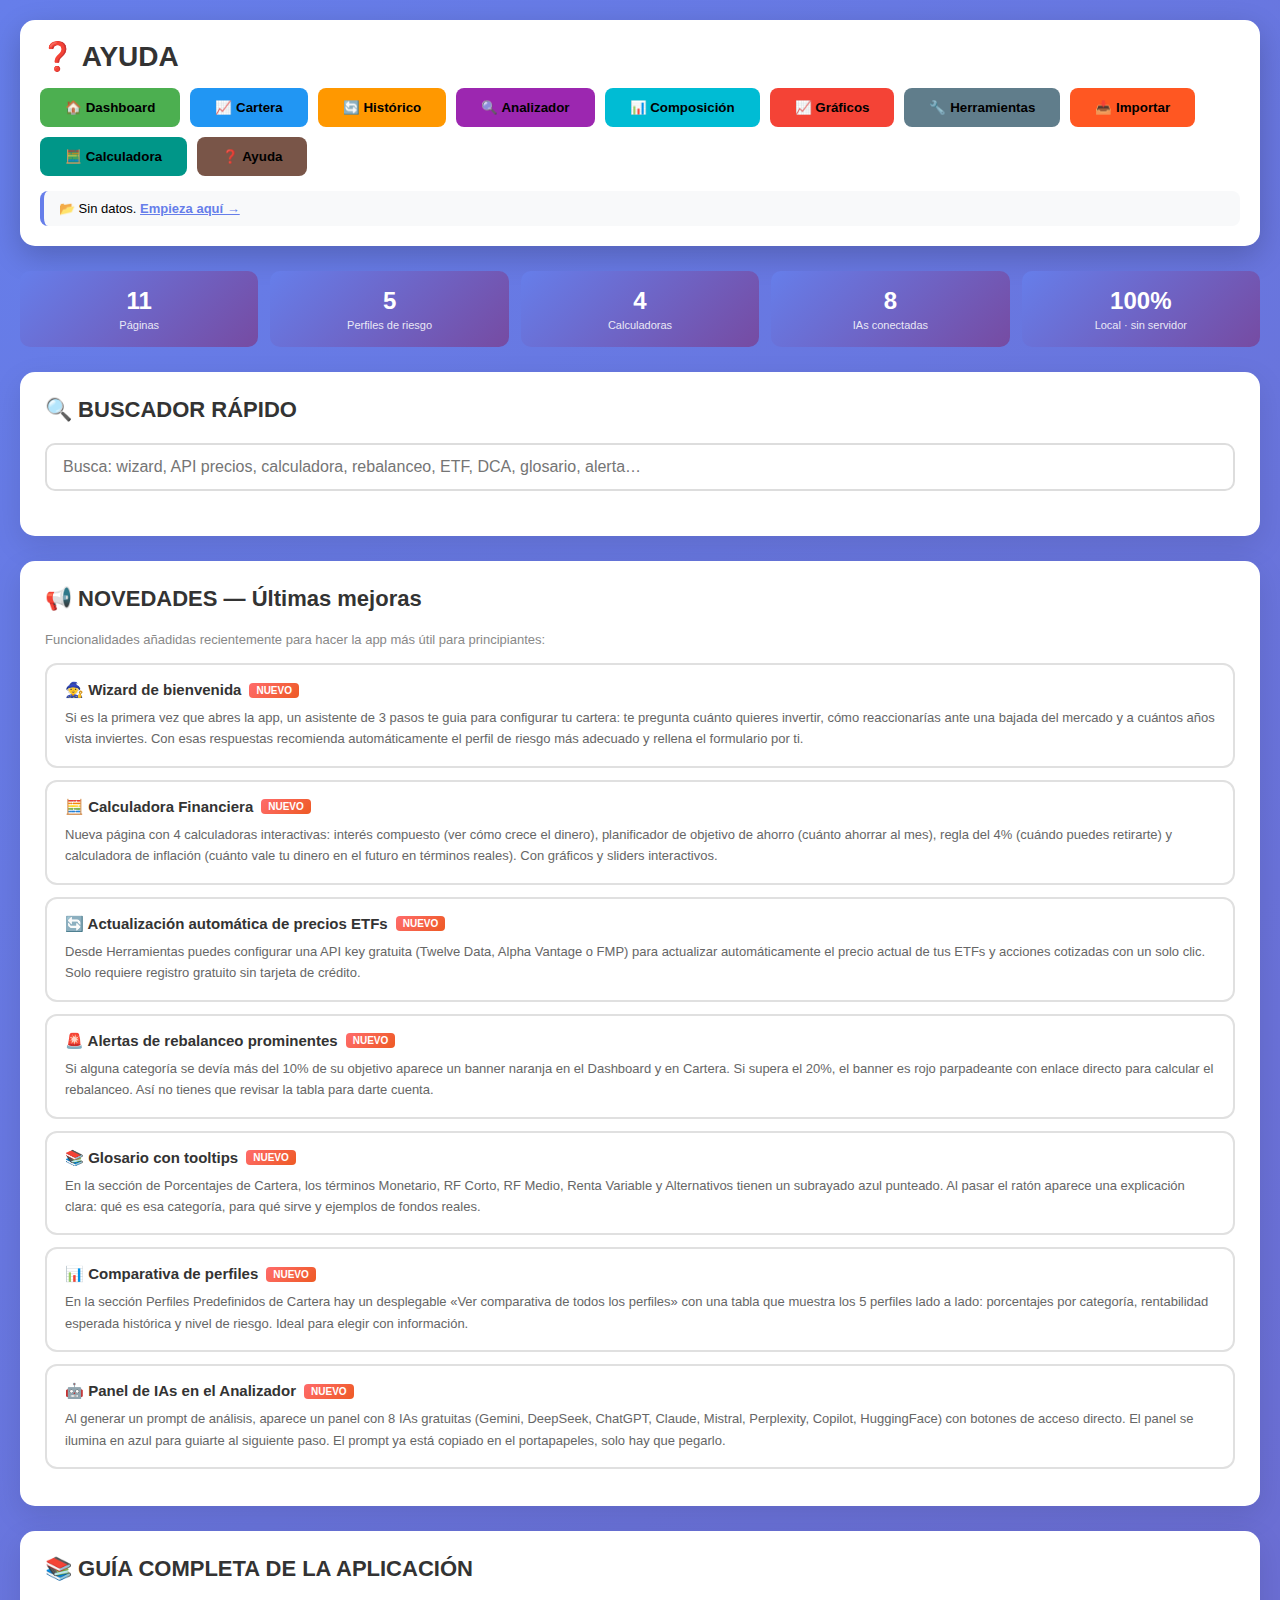
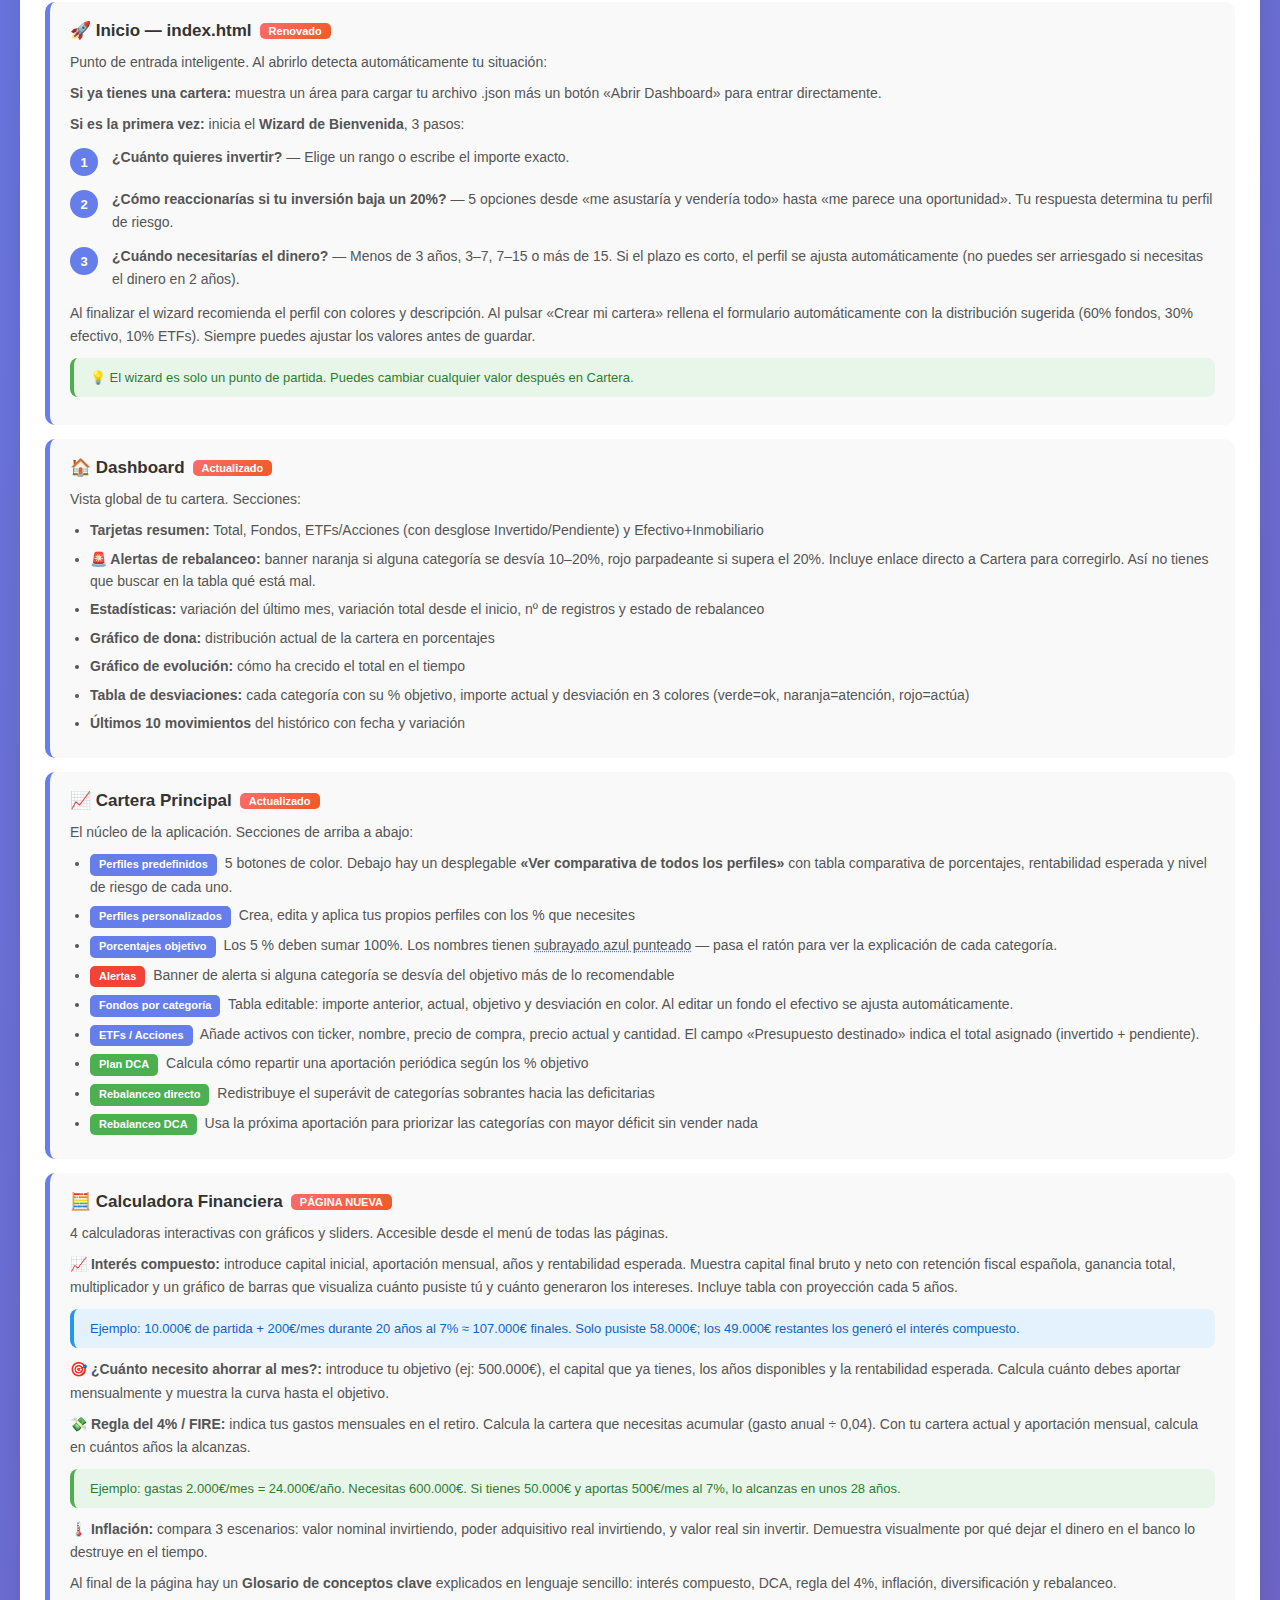
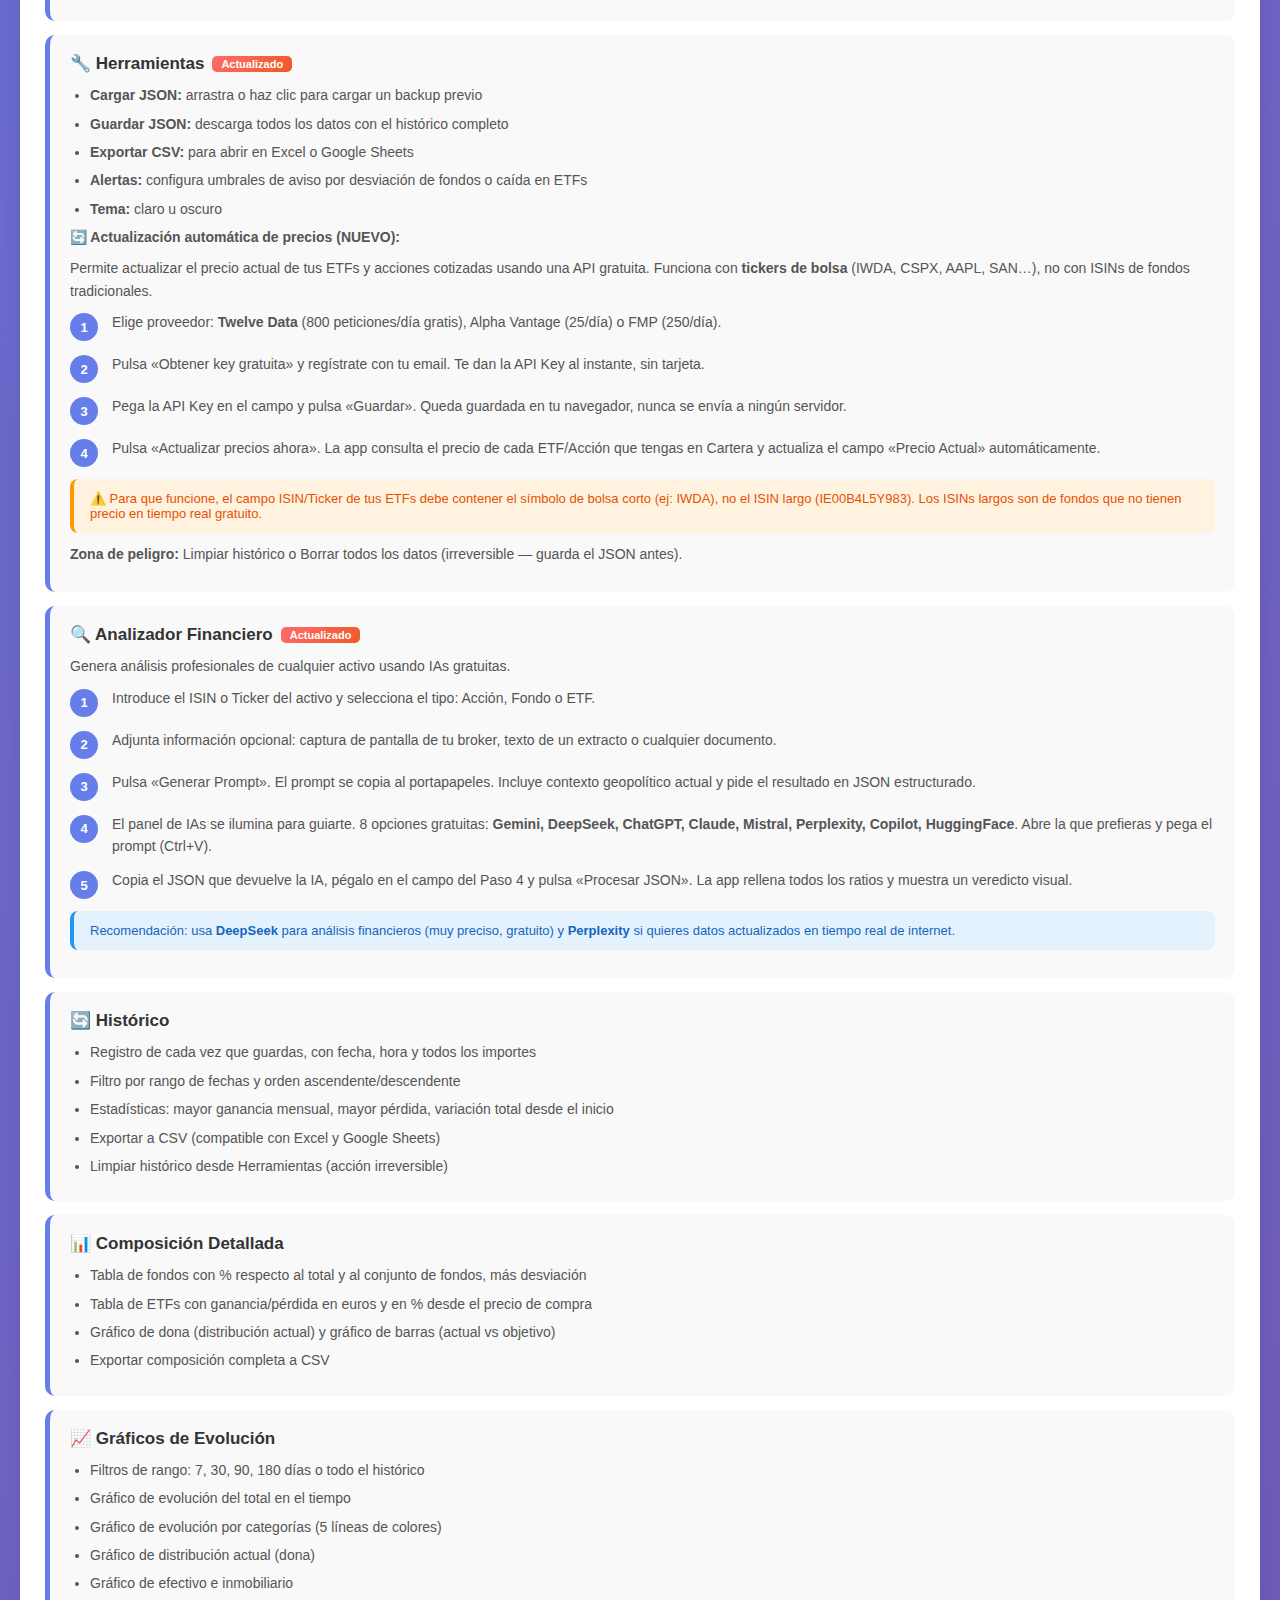
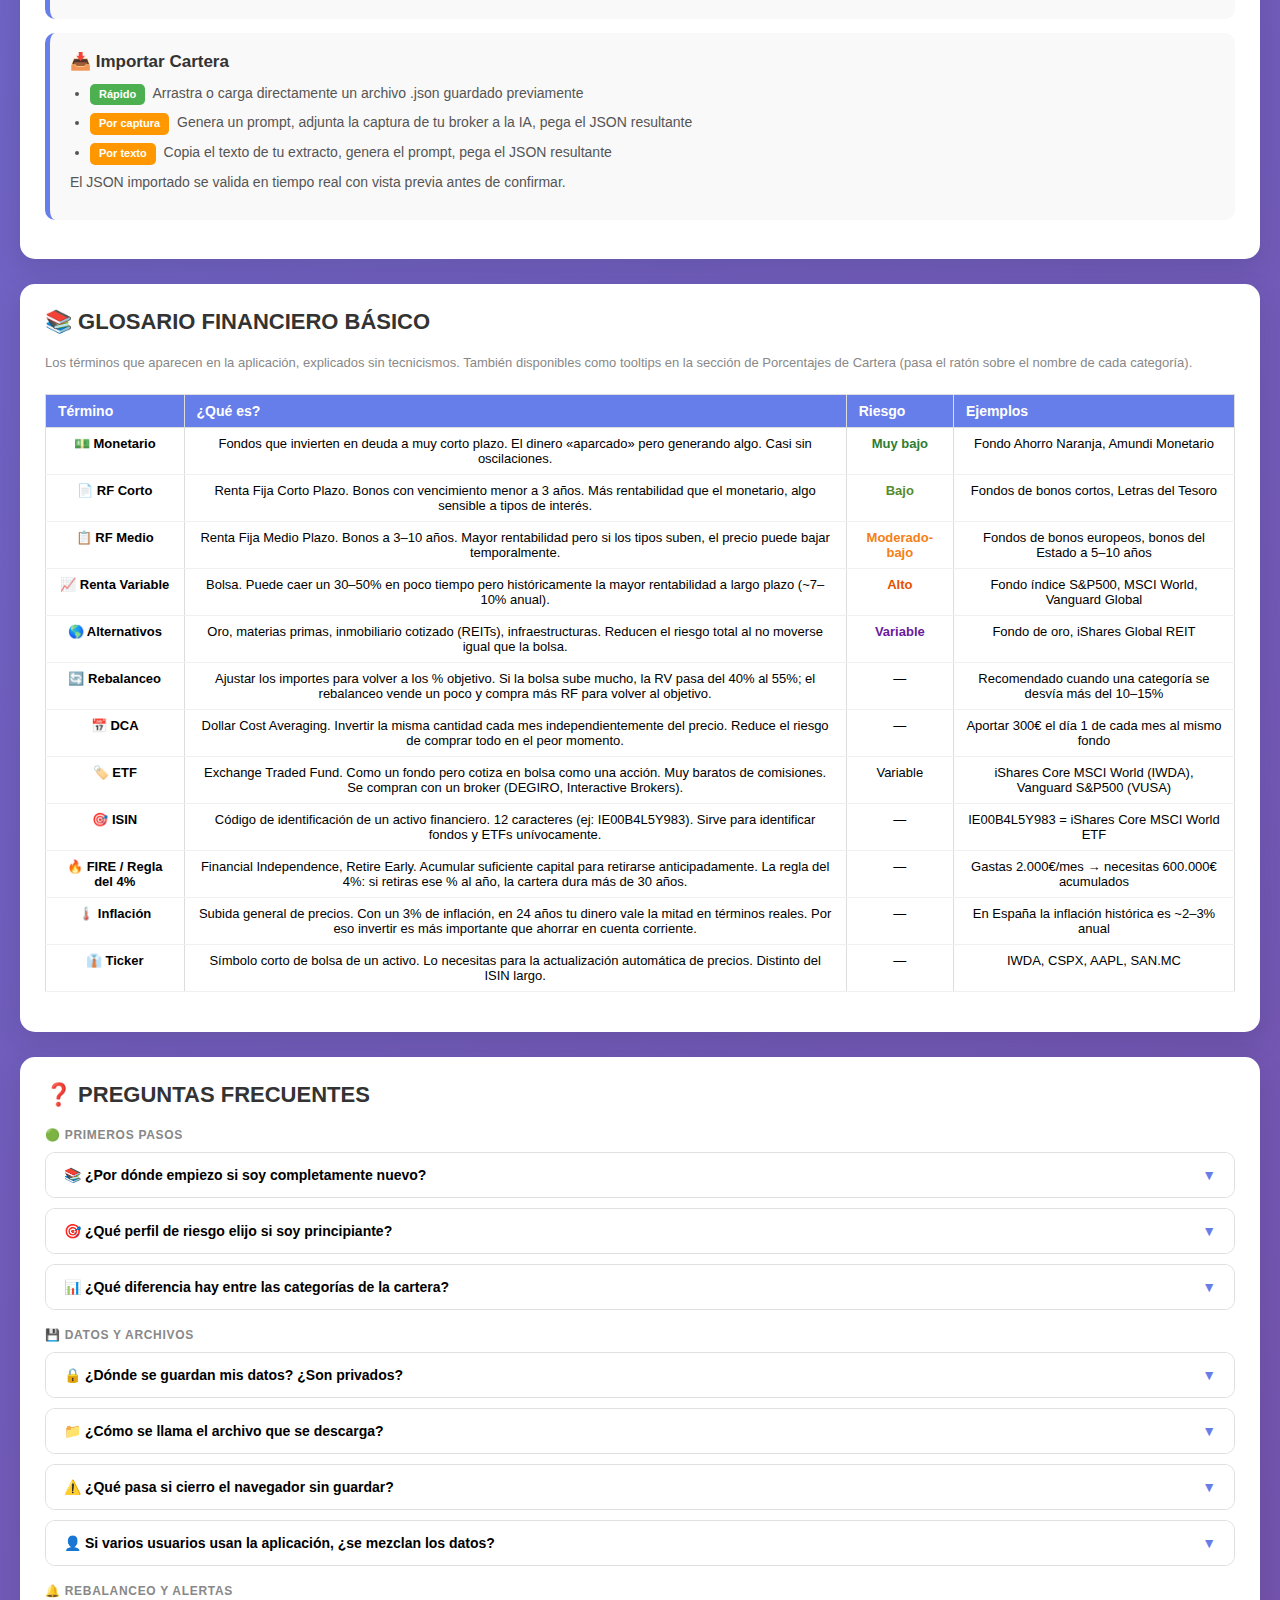
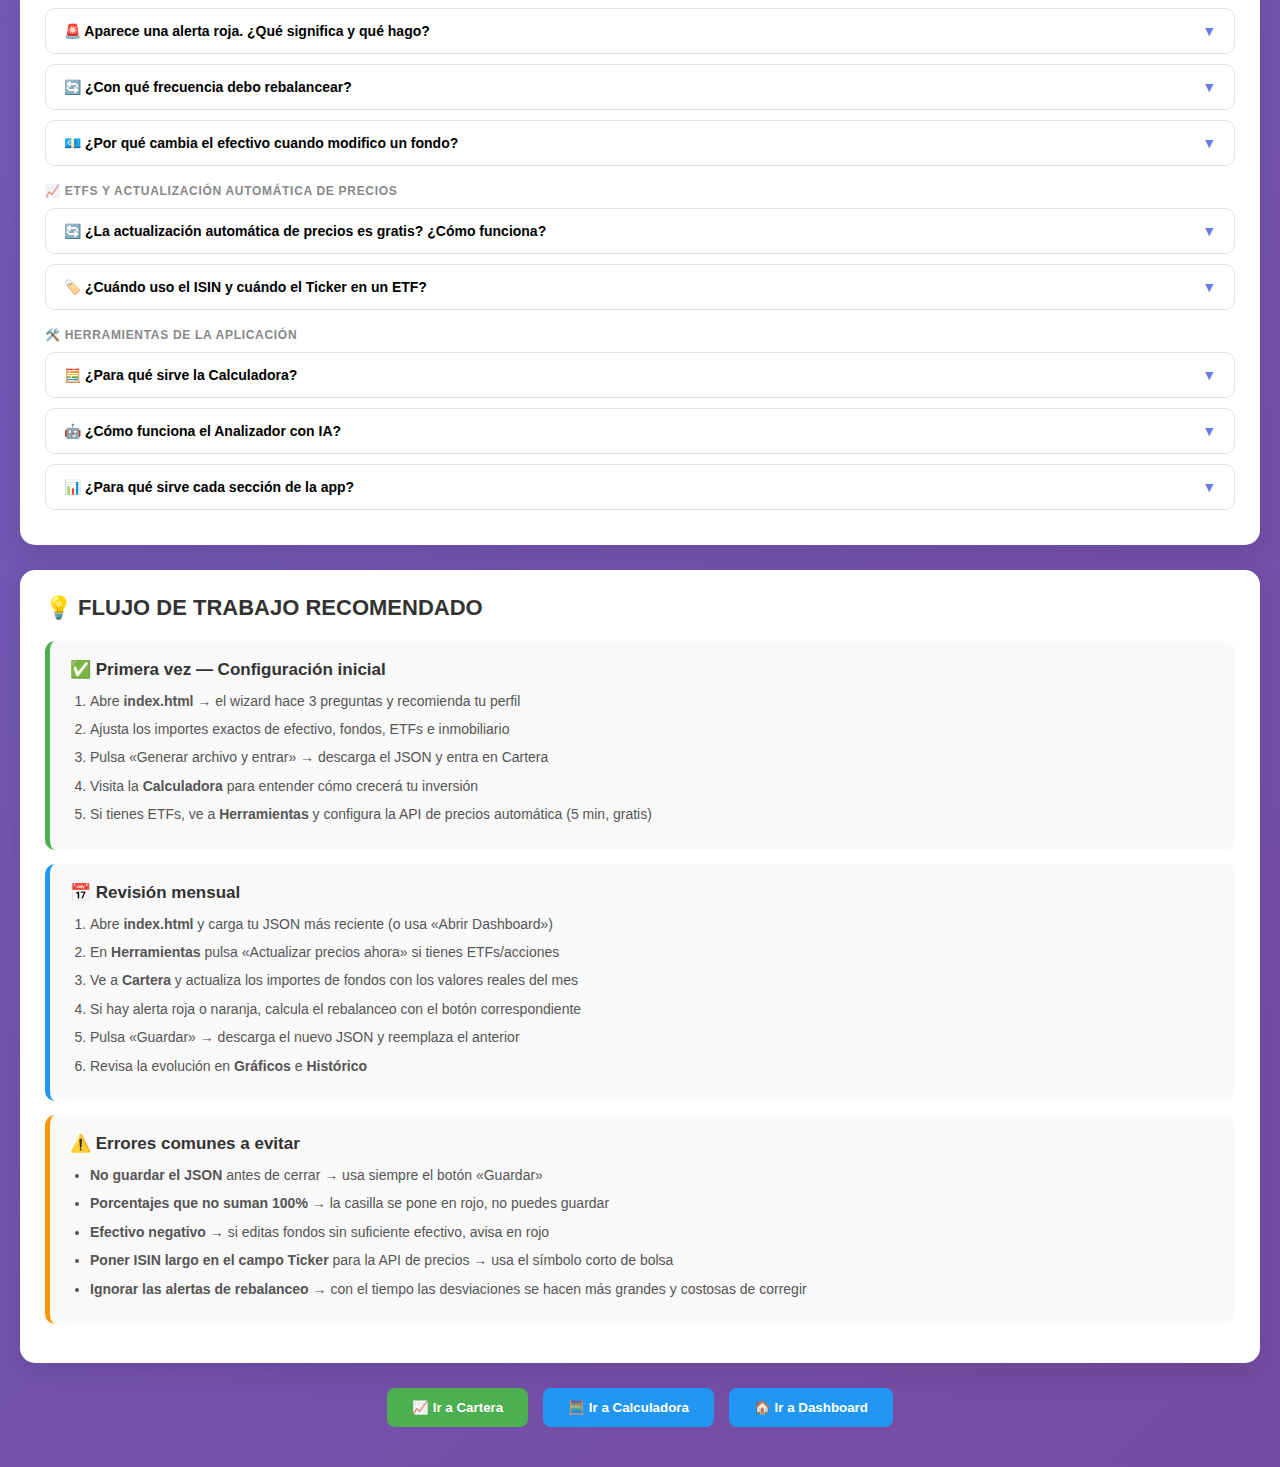
<file: ayuda.html>
<!DOCTYPE html>
<html lang="es">
<head>
    <meta charset="UTF-8">
    <meta name="viewport" content="width=device-width, initial-scale=1.0">
    <title>Ayuda - Gestión de Cartera</title>
    <link rel="stylesheet" href="css/estilo.css">
    <style>
        #barraEstado { background:#f8f9fa; padding:10px 15px; border-radius:8px; margin-top:15px; font-size:13px; border-left:4px solid #667eea; }
        .buscador    { width:100%; padding:13px 16px; border:2px solid #ddd; border-radius:10px; font-size:16px; margin-bottom:20px; transition:border-color .2s; }
        .buscador:focus { outline:none; border-color:#667eea; }
        .seccion { background:#f9f9f9; border-radius:10px; padding:18px 20px; margin-bottom:14px; border-left:5px solid #667eea; transition:all .2s; }
        .seccion:hover { box-shadow:0 4px 14px rgba(0,0,0,.08); }
        .seccion h4 { color:#333; margin-bottom:10px; font-size:17px; display:flex; align-items:center; gap:8px; flex-wrap:wrap; }
        .seccion p  { color:#555; line-height:1.65; margin-bottom:8px; font-size:14px; }
        .seccion ul, .seccion ol { margin-left:20px; color:#555; font-size:14px; }
        .seccion li { margin-bottom:6px; line-height:1.6; }
        .badge         { display:inline-block; background:#667eea; color:white; padding:2px 9px; border-radius:5px; font-size:11px; margin-right:4px; font-weight:600; }
        .badge-green   { background:#4CAF50; }
        .badge-orange  { background:#FF9800; }
        .badge-red     { background:#f44336; }
        .badge-new     { background:linear-gradient(135deg,#ff6b6b,#ee5a24); }
        .no-resultados { text-align:center; padding:50px; color:#999; font-size:18px; display:none; }
        .faq-item { border:1px solid #e0e0e0; border-radius:10px; margin-bottom:10px; overflow:hidden; }
        .faq-q    { padding:14px 18px; cursor:pointer; font-weight:600; display:flex; justify-content:space-between; align-items:center; background:white; transition:background .15s; font-size:14px; }
        .faq-q:hover { background:#f5f5ff; }
        .faq-q .chevron { transition:transform .2s; font-size:14px; color:#667eea; }
        .faq-a    { padding:0 18px; max-height:0; overflow:hidden; transition:max-height .35s ease, padding .3s; font-size:14px; color:#555; line-height:1.75; }
        .faq-a.open { max-height:600px; padding:14px 18px; }
        .stats-ayuda { display:grid; grid-template-columns:repeat(5,1fr); gap:12px; margin-bottom:25px; }
        .stat-ayuda  { background:linear-gradient(135deg,#667eea,#764ba2); color:white; border-radius:10px; padding:16px; text-align:center; }
        .stat-ayuda span { display:block; font-size:24px; font-weight:700; }
        .stat-ayuda p    { font-size:11px; opacity:.85; margin-top:4px; }
        .novedad-card { background:white; border:2px solid #e0e0e0; border-radius:12px; padding:16px 18px; margin-bottom:12px; transition:all .2s; }
        .novedad-card:hover { border-color:#667eea; box-shadow:0 4px 14px rgba(102,126,234,.15); }
        .novedad-card h5 { font-size:15px; color:#333; margin-bottom:8px; display:flex; align-items:center; gap:8px; flex-wrap:wrap; }
        .novedad-card p  { font-size:13px; color:#666; line-height:1.65; margin:0; }
        .tag-nuevo { background:linear-gradient(135deg,#ff6b6b,#ee5a24); color:white; font-size:10px; font-weight:700; padding:2px 7px; border-radius:4px; }
        .paso-wizard { display:flex; gap:14px; align-items:flex-start; margin-bottom:12px; }
        .paso-num    { background:#667eea; color:white; border-radius:50%; width:28px; height:28px; display:flex; align-items:center; justify-content:center; font-weight:700; font-size:13px; flex-shrink:0; margin-top:2px; }
        .paso-txt    { font-size:14px; color:#555; line-height:1.6; flex:1; }
        .info-box-azul   { background:#e3f2fd; border-left:4px solid #2196F3; border-radius:8px; padding:12px 16px; font-size:13px; color:#1565c0; margin:10px 0; }
        .info-box-verde  { background:#e8f5e9; border-left:4px solid #4CAF50; border-radius:8px; padding:12px 16px; font-size:13px; color:#2e7d32; margin:10px 0; }
        .info-box-naranja{ background:#fff3e0; border-left:4px solid #FF9800; border-radius:8px; padding:12px 16px; font-size:13px; color:#e65100; margin:10px 0; }
        .tabla-glos { width:100%; border-collapse:collapse; font-size:13px; margin-top:8px; }
        .tabla-glos th { background:#667eea; color:white; padding:8px 12px; text-align:left; }
        .tabla-glos td { padding:8px 12px; border-bottom:1px solid #f0f0f0; vertical-align:top; }
        .tabla-glos tr:hover { background:#f5f7ff; }
        @media(max-width:768px){ .stats-ayuda{grid-template-columns:1fr 1fr;} }
    </style>
</head>
<body>
<div class="container">

<div class="menu">
    <h1>&#10067; AYUDA</h1>
    <div class="nav">
        <button style="background:#4CAF50;" onclick="navegar('dashboard.html')">&#127968; Dashboard</button>
        <button style="background:#2196F3;" onclick="navegar('cartera.html')">&#128200; Cartera</button>
        <button style="background:#FF9800;" onclick="navegar('rebalanceos.html')">&#128260; Hist&#243;rico</button>
        <button style="background:#9C27B0;" onclick="navegar('analisis.html')">&#128269; Analizador</button>
        <button style="background:#00BCD4;" onclick="navegar('composicion.html')">&#128202; Composici&#243;n</button>
        <button style="background:#f44336;" onclick="navegar('graficos.html')">&#128200; Gr&#225;ficos</button>
        <button style="background:#607D8B;" onclick="navegar('herramientas.html')">&#128295; Herramientas</button>
        <button style="background:#FF5722;" onclick="navegar('importar-cartera.html')">&#128229; Importar</button>
        <button style="background:#009688;" onclick="navegar('calculadora.html')">&#129518; Calculadora</button>
        <button style="background:#795548;" onclick="navegar('ayuda.html')">&#10067; Ayuda</button>
    </div>
    <div id="barraEstado">Cargando...</div>
</div>

<div class="stats-ayuda">
    <div class="stat-ayuda"><span>11</span><p>P&#225;ginas</p></div>
    <div class="stat-ayuda"><span>5</span><p>Perfiles de riesgo</p></div>
    <div class="stat-ayuda"><span>4</span><p>Calculadoras</p></div>
    <div class="stat-ayuda"><span>8</span><p>IAs conectadas</p></div>
    <div class="stat-ayuda"><span>100%</span><p>Local &middot; sin servidor</p></div>
</div>

<div class="card">
    <h2>&#128269; BUSCADOR R&#193;PIDO</h2>
    <input type="text" class="buscador" id="buscador" placeholder="Busca: wizard, API precios, calculadora, rebalanceo, ETF, DCA, glosario, alerta&#8230;" oninput="buscar(this.value)">
    <div id="noResultados" class="no-resultados">&#10060; No se encontr&#243; &#171;<span id="terminoBuscado"></span>&#187;</div>
</div>

<!-- NOVEDADES -->
<div class="card" id="sec-novedades">
    <h2>&#128226; NOVEDADES &mdash; &#218;ltimas mejoras</h2>
    <p style="color:#888;font-size:13px;margin-bottom:16px;">Funcionalidades a&#241;adidas recientemente para hacer la app m&#225;s &#250;til para principiantes:</p>

    <div class="novedad-card" data-buscar="wizard onboarding bienvenida primera vez perfil recomendado nuevo usuario">
        <h5>&#129497; Wizard de bienvenida <span class="tag-nuevo">NUEVO</span></h5>
        <p>Si es la primera vez que abres la app, un asistente de 3 pasos te guia para configurar tu cartera: te pregunta cu&#225;nto quieres invertir, c&#243;mo reaccionar&#237;as ante una bajada del mercado y a cu&#225;ntos a&#241;os vista inviertes. Con esas respuestas recomienda autom&#225;ticamente el perfil de riesgo m&#225;s adecuado y rellena el formulario por ti.</p>
    </div>

    <div class="novedad-card" data-buscar="calculadora interes compuesto objetivo ahorro regla 4% fire retiro inflacion poder adquisitivo">
        <h5>&#129518; Calculadora Financiera <span class="tag-nuevo">NUEVO</span></h5>
        <p>Nueva p&#225;gina con 4 calculadoras interactivas: inter&#233;s compuesto (ver c&#243;mo crece el dinero), planificador de objetivo de ahorro (cu&#225;nto ahorrar al mes), regla del 4% (cu&#225;ndo puedes retirarte) y calculadora de inflaci&#243;n (cu&#225;nto vale tu dinero en el futuro en t&#233;rminos reales). Con gr&#225;ficos y sliders interactivos.</p>
    </div>

    <div class="novedad-card" data-buscar="api automatica precios etf acciones twelve data alpha vantage ticker cotizacion bolsa gratis key">
        <h5>&#128260; Actualizaci&#243;n autom&#225;tica de precios ETFs <span class="tag-nuevo">NUEVO</span></h5>
        <p>Desde Herramientas puedes configurar una API key gratuita (Twelve Data, Alpha Vantage o FMP) para actualizar autom&#225;ticamente el precio actual de tus ETFs y acciones cotizadas con un solo clic. Solo requiere registro gratuito sin tarjeta de cr&#233;dito.</p>
    </div>

    <div class="novedad-card" data-buscar="alerta rebalanceo banner rojo naranja desviacion prominente dashboard cartera urgente">
        <h5>&#128680; Alertas de rebalanceo prominentes <span class="tag-nuevo">NUEVO</span></h5>
        <p>Si alguna categor&#237;a se dev&#237;a m&#225;s del 10% de su objetivo aparece un banner naranja en el Dashboard y en Cartera. Si supera el 20%, el banner es rojo parpadeante con enlace directo para calcular el rebalanceo. As&#237; no tienes que revisar la tabla para darte cuenta.</p>
    </div>

    <div class="novedad-card" data-buscar="glosario tooltip monetario rf renta variable alternativos explicacion terminos financieros">
        <h5>&#128218; Glosario con tooltips <span class="tag-nuevo">NUEVO</span></h5>
        <p>En la secci&#243;n de Porcentajes de Cartera, los t&#233;rminos Monetario, RF Corto, RF Medio, Renta Variable y Alternativos tienen un subrayado azul punteado. Al pasar el rat&#243;n aparece una explicaci&#243;n clara: qu&#233; es esa categor&#237;a, para qu&#233; sirve y ejemplos de fondos reales.</p>
    </div>

    <div class="novedad-card" data-buscar="comparativa perfiles tabla ultraconservador conservador equilibrado crecimiento arriesgado rentabilidad riesgo">
        <h5>&#128202; Comparativa de perfiles <span class="tag-nuevo">NUEVO</span></h5>
        <p>En la secci&#243;n Perfiles Predefinidos de Cartera hay un desplegable &#171;Ver comparativa de todos los perfiles&#187; con una tabla que muestra los 5 perfiles lado a lado: porcentajes por categor&#237;a, rentabilidad esperada hist&#243;rica y nivel de riesgo. Ideal para elegir con informaci&#243;n.</p>
    </div>

    <div class="novedad-card" data-buscar="ias panel gemini deepseek chatgpt claude mistral perplexity copilot huggingface analizador prompt">
        <h5>&#129302; Panel de IAs en el Analizador <span class="tag-nuevo">NUEVO</span></h5>
        <p>Al generar un prompt de an&#225;lisis, aparece un panel con 8 IAs gratuitas (Gemini, DeepSeek, ChatGPT, Claude, Mistral, Perplexity, Copilot, HuggingFace) con botones de acceso directo. El panel se ilumina en azul para guiarte al siguiente paso. El prompt ya est&#225; copiado en el portapapeles, solo hay que pegarlo.</p>
    </div>
</div>

<!-- GUIA COMPLETA -->
<div class="card">
    <h2>&#128218; GU&#205;A COMPLETA DE LA APLICACI&#211;N</h2>

    <div class="seccion" data-buscar="index inicio wizard onboarding primera vez perfil recomendado capital riesgo plazo bienvenida">
        <h4>&#128640; Inicio &mdash; index.html <span class="badge badge-new">Renovado</span></h4>
        <p>Punto de entrada inteligente. Al abrirlo detecta autom&#225;ticamente tu situaci&#243;n:</p>
        <p><strong>Si ya tienes una cartera:</strong> muestra un &#225;rea para cargar tu archivo <code>.json</code> m&#225;s un bot&#243;n &#171;Abrir Dashboard&#187; para entrar directamente.</p>
        <p><strong>Si es la primera vez:</strong> inicia el <strong>Wizard de Bienvenida</strong>, 3 pasos:</p>
        <div style="margin:10px 0;">
            <div class="paso-wizard">
                <div class="paso-num">1</div>
                <div class="paso-txt"><strong>&#191;Cu&#225;nto quieres invertir?</strong> &mdash; Elige un rango o escribe el importe exacto.</div>
            </div>
            <div class="paso-wizard">
                <div class="paso-num">2</div>
                <div class="paso-txt"><strong>&#191;C&#243;mo reaccionar&#237;as si tu inversi&#243;n baja un 20%?</strong> &mdash; 5 opciones desde &#171;me asustar&#237;a y vender&#237;a todo&#187; hasta &#171;me parece una oportunidad&#187;. Tu respuesta determina tu perfil de riesgo.</div>
            </div>
            <div class="paso-wizard">
                <div class="paso-num">3</div>
                <div class="paso-txt"><strong>&#191;Cu&#225;ndo necesitar&#237;as el dinero?</strong> &mdash; Menos de 3 a&#241;os, 3&ndash;7, 7&ndash;15 o m&#225;s de 15. Si el plazo es corto, el perfil se ajusta autom&#225;ticamente (no puedes ser arriesgado si necesitas el dinero en 2 a&#241;os).</div>
            </div>
        </div>
        <p>Al finalizar el wizard recomienda el perfil con colores y descripci&#243;n. Al pulsar &#171;Crear mi cartera&#187; rellena el formulario autom&#225;ticamente con la distribuci&#243;n sugerida (60% fondos, 30% efectivo, 10% ETFs). Siempre puedes ajustar los valores antes de guardar.</p>
        <div class="info-box-verde">&#128161; El wizard es solo un punto de partida. Puedes cambiar cualquier valor despu&#233;s en Cartera.</div>
    </div>

    <div class="seccion" data-buscar="dashboard resumen grafico distribucion movimientos desviaciones alertas rebalanceo banner tarjetas total fondos etfs efectivo">
        <h4>&#127968; Dashboard <span class="badge badge-new">Actualizado</span></h4>
        <p>Vista global de tu cartera. Secciones:</p>
        <ul>
            <li><strong>Tarjetas resumen:</strong> Total, Fondos, ETFs/Acciones (con desglose Invertido/Pendiente) y Efectivo+Inmobiliario</li>
            <li><strong>&#128680; Alertas de rebalanceo:</strong> banner naranja si alguna categor&#237;a se desv&#237;a 10&ndash;20%, rojo parpadeante si supera el 20%. Incluye enlace directo a Cartera para corregirlo. As&#237; no tienes que buscar en la tabla qu&#233; est&#225; mal.</li>
            <li><strong>Estad&#237;sticas:</strong> variaci&#243;n del &#250;ltimo mes, variaci&#243;n total desde el inicio, n&#186; de registros y estado de rebalanceo</li>
            <li><strong>Gr&#225;fico de dona:</strong> distribuci&#243;n actual de la cartera en porcentajes</li>
            <li><strong>Gr&#225;fico de evoluci&#243;n:</strong> c&#243;mo ha crecido el total en el tiempo</li>
            <li><strong>Tabla de desviaciones:</strong> cada categor&#237;a con su % objetivo, importe actual y desviaci&#243;n en 3 colores (verde=ok, naranja=atenci&#243;n, rojo=act&#250;a)</li>
            <li><strong>&#218;ltimos 10 movimientos</strong> del hist&#243;rico con fecha y variaci&#243;n</li>
        </ul>
    </div>

    <div class="seccion" data-buscar="cartera fondos etf acciones efectivo inmobiliario rebalanceo dca aportacion perfiles porcentajes desviaciones guardar tooltips glosario comparativa alertas presupuesto">
        <h4>&#128200; Cartera Principal <span class="badge badge-new">Actualizado</span></h4>
        <p>El n&#250;cleo de la aplicaci&#243;n. Secciones de arriba a abajo:</p>
        <ul>
            <li><span class="badge">Perfiles predefinidos</span> 5 botones de color. Debajo hay un desplegable <strong>&#171;Ver comparativa de todos los perfiles&#187;</strong> con tabla comparativa de porcentajes, rentabilidad esperada y nivel de riesgo de cada uno.</li>
            <li><span class="badge">Perfiles personalizados</span> Crea, edita y aplica tus propios perfiles con los % que necesites</li>
            <li><span class="badge">Porcentajes objetivo</span> Los 5 % deben sumar 100%. Los nombres tienen <u style="text-decoration-style:dotted;text-decoration-color:#667eea;">subrayado azul punteado</u> &mdash; pasa el rat&#243;n para ver la explicaci&#243;n de cada categor&#237;a.</li>
            <li><span class="badge badge-red">Alertas</span> Banner de alerta si alguna categor&#237;a se desv&#237;a del objetivo m&#225;s de lo recomendable</li>
            <li><span class="badge">Fondos por categor&#237;a</span> Tabla editable: importe anterior, actual, objetivo y desviaci&#243;n en color. Al editar un fondo el efectivo se ajusta autom&#225;ticamente.</li>
            <li><span class="badge">ETFs / Acciones</span> A&#241;ade activos con ticker, nombre, precio de compra, precio actual y cantidad. El campo &#171;Presupuesto destinado&#187; indica el total asignado (invertido + pendiente).</li>
            <li><span class="badge badge-green">Plan DCA</span> Calcula c&#243;mo repartir una aportaci&#243;n peri&#243;dica seg&#250;n los % objetivo</li>
            <li><span class="badge badge-green">Rebalanceo directo</span> Redistribuye el super&#225;vit de categor&#237;as sobrantes hacia las deficitarias</li>
            <li><span class="badge badge-green">Rebalanceo DCA</span> Usa la pr&#243;xima aportaci&#243;n para priorizar las categor&#237;as con mayor d&#233;ficit sin vender nada</li>
        </ul>
    </div>

    <div class="seccion" data-buscar="calculadora interes compuesto objetivo ahorro mensual regla 4 fire retiro inflacion poder adquisitivo grafico slider rentabilidad anos glosario conceptos">
        <h4>&#129518; Calculadora Financiera <span class="badge badge-new">P&#193;GINA NUEVA</span></h4>
        <p>4 calculadoras interactivas con gr&#225;ficos y sliders. Accesible desde el men&#250; de todas las p&#225;ginas.</p>

        <p><strong>&#128200; Inter&#233;s compuesto:</strong> introduce capital inicial, aportaci&#243;n mensual, a&#241;os y rentabilidad esperada. Muestra capital final bruto y neto con retenci&#243;n fiscal espa&#241;ola, ganancia total, multiplicador y un gr&#225;fico de barras que visualiza cu&#225;nto pusiste t&#250; y cu&#225;nto generaron los intereses. Incluye tabla con proyecci&#243;n cada 5 a&#241;os.</p>
        <div class="info-box-azul">Ejemplo: 10.000&#8364; de partida + 200&#8364;/mes durante 20 a&#241;os al 7% &#8776; 107.000&#8364; finales. Solo pusiste 58.000&#8364;; los 49.000&#8364; restantes los gener&#243; el inter&#233;s compuesto.</div>

        <p><strong>&#127919; &#191;Cu&#225;nto necesito ahorrar al mes?:</strong> introduce tu objetivo (ej: 500.000&#8364;), el capital que ya tienes, los a&#241;os disponibles y la rentabilidad esperada. Calcula cu&#225;nto debes aportar mensualmente y muestra la curva hasta el objetivo.</p>

        <p><strong>&#128184; Regla del 4% / FIRE:</strong> indica tus gastos mensuales en el retiro. Calcula la cartera que necesitas acumular (gasto anual &divide; 0,04). Con tu cartera actual y aportaci&#243;n mensual, calcula en cu&#225;ntos a&#241;os la alcanzas.</p>
        <div class="info-box-verde">Ejemplo: gastas 2.000&#8364;/mes = 24.000&#8364;/a&#241;o. Necesitas 600.000&#8364;. Si tienes 50.000&#8364; y aportas 500&#8364;/mes al 7%, lo alcanzas en unos 28 a&#241;os.</div>

        <p><strong>&#127777;&#65039; Inflaci&#243;n:</strong> compara 3 escenarios: valor nominal invirtiendo, poder adquisitivo real invirtiendo, y valor real sin invertir. Demuestra visualmente por qu&#233; dejar el dinero en el banco lo destruye en el tiempo.</p>

        <p>Al final de la p&#225;gina hay un <strong>Glosario de conceptos clave</strong> explicados en lenguaje sencillo: inter&#233;s compuesto, DCA, regla del 4%, inflaci&#243;n, diversificaci&#243;n y rebalanceo.</p>
    </div>

    <div class="seccion" data-buscar="herramientas api key actualización automatica precios etf acciones twelve data alpha vantage fmp ticker cotizacion bolsa gratis cargar guardar json exportar csv alertas tema zona peligro borrar">
        <h4>&#128295; Herramientas <span class="badge badge-new">Actualizado</span></h4>
        <ul>
            <li><strong>Cargar JSON:</strong> arrastra o haz clic para cargar un backup previo</li>
            <li><strong>Guardar JSON:</strong> descarga todos los datos con el hist&#243;rico completo</li>
            <li><strong>Exportar CSV:</strong> para abrir en Excel o Google Sheets</li>
            <li><strong>Alertas:</strong> configura umbrales de aviso por desviaci&#243;n de fondos o ca&#237;da en ETFs</li>
            <li><strong>Tema:</strong> claro u oscuro</li>
        </ul>
        <p><strong>&#128260; Actualizaci&#243;n autom&#225;tica de precios (NUEVO):</strong></p>
        <p>Permite actualizar el precio actual de tus ETFs y acciones cotizadas usando una API gratuita. Funciona con <strong>tickers de bolsa</strong> (IWDA, CSPX, AAPL, SAN&#8230;), no con ISINs de fondos tradicionales.</p>
        <div class="paso-wizard"><div class="paso-num">1</div><div class="paso-txt">Elige proveedor: <strong>Twelve Data</strong> (800 peticiones/d&#237;a gratis), Alpha Vantage (25/d&#237;a) o FMP (250/d&#237;a).</div></div>
        <div class="paso-wizard"><div class="paso-num">2</div><div class="paso-txt">Pulsa &#171;Obtener key gratuita&#187; y reg&#237;strate con tu email. Te dan la API Key al instante, sin tarjeta.</div></div>
        <div class="paso-wizard"><div class="paso-num">3</div><div class="paso-txt">Pega la API Key en el campo y pulsa &#171;Guardar&#187;. Queda guardada en tu navegador, nunca se env&#237;a a ning&#250;n servidor.</div></div>
        <div class="paso-wizard"><div class="paso-num">4</div><div class="paso-txt">Pulsa &#171;Actualizar precios ahora&#187;. La app consulta el precio de cada ETF/Acci&#243;n que tengas en Cartera y actualiza el campo &#171;Precio Actual&#187; autom&#225;ticamente.</div></div>
        <div class="info-box-naranja">&#9888;&#65039; Para que funcione, el campo ISIN/Ticker de tus ETFs debe contener el s&#237;mbolo de bolsa corto (ej: <code>IWDA</code>), no el ISIN largo (IE00B4L5Y983). Los ISINs largos son de fondos que no tienen precio en tiempo real gratuito.</div>
        <p><strong>Zona de peligro:</strong> Limpiar hist&#243;rico o Borrar todos los datos (irreversible &mdash; guarda el JSON antes).</p>
    </div>

    <div class="seccion" data-buscar="analizador isin ticker json prompt ia gemini deepseek chatgpt claude mistral perplexity copilot huggingface accion fondo etf ratios geopolitico macro contexto">
        <h4>&#128269; Analizador Financiero <span class="badge badge-new">Actualizado</span></h4>
        <p>Genera an&#225;lisis profesionales de cualquier activo usando IAs gratuitas.</p>
        <div class="paso-wizard"><div class="paso-num">1</div><div class="paso-txt">Introduce el ISIN o Ticker del activo y selecciona el tipo: Acci&#243;n, Fondo o ETF.</div></div>
        <div class="paso-wizard"><div class="paso-num">2</div><div class="paso-txt">Adjunta informaci&#243;n opcional: captura de pantalla de tu broker, texto de un extracto o cualquier documento.</div></div>
        <div class="paso-wizard"><div class="paso-num">3</div><div class="paso-txt">Pulsa &#171;Generar Prompt&#187;. El prompt se copia al portapapeles. Incluye contexto geopolítico actual y pide el resultado en JSON estructurado.</div></div>
        <div class="paso-wizard"><div class="paso-num">4</div><div class="paso-txt">El panel de IAs se ilumina para guiarte. 8 opciones gratuitas: <strong>Gemini, DeepSeek, ChatGPT, Claude, Mistral, Perplexity, Copilot, HuggingFace</strong>. Abre la que prefieras y pega el prompt (Ctrl+V).</div></div>
        <div class="paso-wizard"><div class="paso-num">5</div><div class="paso-txt">Copia el JSON que devuelve la IA, p&#233;galo en el campo del Paso 4 y pulsa &#171;Procesar JSON&#187;. La app rellena todos los ratios y muestra un veredicto visual.</div></div>
        <div class="info-box-azul">Recomendaci&#243;n: usa <strong>DeepSeek</strong> para an&#225;lisis financieros (muy preciso, gratuito) y <strong>Perplexity</strong> si quieres datos actualizados en tiempo real de internet.</div>
    </div>

    <div class="seccion" data-buscar="historico rebalanceos variacion exportar csv limpiar registros evolución estadísticas">
        <h4>&#128260; Hist&#243;rico</h4>
        <ul>
            <li>Registro de cada vez que guardas, con fecha, hora y todos los importes</li>
            <li>Filtro por rango de fechas y orden ascendente/descendente</li>
            <li>Estad&#237;sticas: mayor ganancia mensual, mayor p&#233;rdida, variaci&#243;n total desde el inicio</li>
            <li>Exportar a CSV (compatible con Excel y Google Sheets)</li>
            <li>Limpiar hist&#243;rico desde Herramientas (acci&#243;n irreversible)</li>
        </ul>
    </div>

    <div class="seccion" data-buscar="composicion porcentajes fondos etf grafico barras dona distribucion exportar detalle">
        <h4>&#128202; Composici&#243;n Detallada</h4>
        <ul>
            <li>Tabla de fondos con % respecto al total y al conjunto de fondos, m&#225;s desviaci&#243;n</li>
            <li>Tabla de ETFs con ganancia/p&#233;rdida en euros y en % desde el precio de compra</li>
            <li>Gr&#225;fico de dona (distribuci&#243;n actual) y gr&#225;fico de barras (actual vs objetivo)</li>
            <li>Exportar composici&#243;n completa a CSV</li>
        </ul>
    </div>

    <div class="seccion" data-buscar="graficos evolucion rango fechas 7 30 90 dias total categorias efectivo historico visual">
        <h4>&#128200; Gr&#225;ficos de Evoluci&#243;n</h4>
        <ul>
            <li>Filtros de rango: 7, 30, 90, 180 d&#237;as o todo el hist&#243;rico</li>
            <li>Gr&#225;fico de evoluci&#243;n del total en el tiempo</li>
            <li>Gr&#225;fico de evoluci&#243;n por categor&#237;as (5 l&#237;neas de colores)</li>
            <li>Gr&#225;fico de distribuci&#243;n actual (dona)</li>
            <li>Gr&#225;fico de efectivo e inmobiliario</li>
        </ul>
    </div>

    <div class="seccion" data-buscar="importar captura pantalla json ia deepseek texto extracto categorias fondos cargar backup">
        <h4>&#128229; Importar Cartera</h4>
        <ul>
            <li><span class="badge badge-green">R&#225;pido</span> Arrastra o carga directamente un archivo <code>.json</code> guardado previamente</li>
            <li><span class="badge badge-orange">Por captura</span> Genera un prompt, adjunta la captura de tu broker a la IA, pega el JSON resultante</li>
            <li><span class="badge badge-orange">Por texto</span> Copia el texto de tu extracto, genera el prompt, pega el JSON resultante</li>
        </ul>
        <p>El JSON importado se valida en tiempo real con vista previa antes de confirmar.</p>
    </div>
</div>

<!-- GLOSARIO -->
<div class="card">
    <h2>&#128218; GLOSARIO FINANCIERO B&#193;SICO</h2>
    <p style="color:#888;font-size:13px;margin-bottom:16px;">Los t&#233;rminos que aparecen en la aplicaci&#243;n, explicados sin tecnicismos. Tambi&#233;n disponibles como tooltips en la secci&#243;n de Porcentajes de Cartera (pasa el rat&#243;n sobre el nombre de cada categor&#237;a).</p>
    <div style="overflow-x:auto;">
    <table class="tabla-glos">
        <thead><tr><th>T&#233;rmino</th><th>&#191;Qu&#233; es?</th><th>Riesgo</th><th>Ejemplos</th></tr></thead>
        <tbody>
            <tr><td><strong>&#128181; Monetario</strong></td><td>Fondos que invierten en deuda a muy corto plazo. El dinero &#171;aparcado&#187; pero generando algo. Casi sin oscilaciones.</td><td style="color:#2e7d32;font-weight:600;">Muy bajo</td><td>Fondo Ahorro Naranja, Amundi Monetario</td></tr>
            <tr><td><strong>&#128196; RF Corto</strong></td><td>Renta Fija Corto Plazo. Bonos con vencimiento menor a 3 a&#241;os. M&#225;s rentabilidad que el monetario, algo sensible a tipos de inter&#233;s.</td><td style="color:#558b2f;font-weight:600;">Bajo</td><td>Fondos de bonos cortos, Letras del Tesoro</td></tr>
            <tr><td><strong>&#128203; RF Medio</strong></td><td>Renta Fija Medio Plazo. Bonos a 3&ndash;10 a&#241;os. Mayor rentabilidad pero si los tipos suben, el precio puede bajar temporalmente.</td><td style="color:#f57f17;font-weight:600;">Moderado-bajo</td><td>Fondos de bonos europeos, bonos del Estado a 5&ndash;10 a&#241;os</td></tr>
            <tr><td><strong>&#128200; Renta Variable</strong></td><td>Bolsa. Puede caer un 30&ndash;50% en poco tiempo pero hist&#243;ricamente la mayor rentabilidad a largo plazo (~7&ndash;10% anual).</td><td style="color:#e65100;font-weight:600;">Alto</td><td>Fondo &#237;ndice S&amp;P500, MSCI World, Vanguard Global</td></tr>
            <tr><td><strong>&#127758; Alternativos</strong></td><td>Oro, materias primas, inmobiliario cotizado (REITs), infraestructuras. Reducen el riesgo total al no moverse igual que la bolsa.</td><td style="color:#6a1b9a;font-weight:600;">Variable</td><td>Fondo de oro, iShares Global REIT</td></tr>
            <tr><td><strong>&#128260; Rebalanceo</strong></td><td>Ajustar los importes para volver a los % objetivo. Si la bolsa sube mucho, la RV pasa del 40% al 55%; el rebalanceo vende un poco y compra m&#225;s RF para volver al objetivo.</td><td>&mdash;</td><td>Recomendado cuando una categor&#237;a se desv&#237;a m&#225;s del 10&ndash;15%</td></tr>
            <tr><td><strong>&#128197; DCA</strong></td><td>Dollar Cost Averaging. Invertir la misma cantidad cada mes independientemente del precio. Reduce el riesgo de comprar todo en el peor momento.</td><td>&mdash;</td><td>Aportar 300&#8364; el d&#237;a 1 de cada mes al mismo fondo</td></tr>
            <tr><td><strong>&#127991;&#65039; ETF</strong></td><td>Exchange Traded Fund. Como un fondo pero cotiza en bolsa como una acci&#243;n. Muy baratos de comisiones. Se compran con un broker (DEGIRO, Interactive Brokers).</td><td>Variable</td><td>iShares Core MSCI World (IWDA), Vanguard S&amp;P500 (VUSA)</td></tr>
            <tr><td><strong>&#127919; ISIN</strong></td><td>C&#243;digo de identificaci&#243;n de un activo financiero. 12 caracteres (ej: IE00B4L5Y983). Sirve para identificar fondos y ETFs un&#237;vocamente.</td><td>&mdash;</td><td>IE00B4L5Y983 = iShares Core MSCI World ETF</td></tr>
            <tr><td><strong>&#128293; FIRE / Regla del 4%</strong></td><td>Financial Independence, Retire Early. Acumular suficiente capital para retirarse anticipadamente. La regla del 4%: si retiras ese % al a&#241;o, la cartera dura m&#225;s de 30 a&#241;os.</td><td>&mdash;</td><td>Gastas 2.000&#8364;/mes &#8594; necesitas 600.000&#8364; acumulados</td></tr>
            <tr><td><strong>&#127777;&#65039; Inflaci&#243;n</strong></td><td>Subida general de precios. Con un 3% de inflaci&#243;n, en 24 a&#241;os tu dinero vale la mitad en t&#233;rminos reales. Por eso invertir es m&#225;s importante que ahorrar en cuenta corriente.</td><td>&mdash;</td><td>En Espa&#241;a la inflaci&#243;n hist&#243;rica es ~2&ndash;3% anual</td></tr>
            <tr><td><strong>&#128084; Ticker</strong></td><td>S&#237;mbolo corto de bolsa de un activo. Lo necesitas para la actualizaci&#243;n autom&#225;tica de precios. Distinto del ISIN largo.</td><td>&mdash;</td><td>IWDA, CSPX, AAPL, SAN.MC</td></tr>
        </tbody>
    </table>
    </div>
</div>

<!-- FAQ -->
<div class="card">
    <h2>❓ PREGUNTAS FRECUENTES</h2>

    <!-- GRUPO: Primeros pasos -->
    <p style="font-size:12px;font-weight:800;text-transform:uppercase;letter-spacing:.7px;color:#888;margin:0 0 10px;">🟢 Primeros pasos</p>

    <div class="faq-item" data-buscar="empezar nuevo primera vez wizard perfil configurar">
        <div class="faq-q" onclick="toggleFaq(this)">📚 ¿Por dónde empiezo si soy completamente nuevo? <span class="chevron">▼</span></div>
        <div class="faq-a">Abre la pantalla de inicio y pulsa <strong>«✨ Crear nueva cartera»</strong>. El wizard te hace 3 preguntas rápidas (capital, tolerancia al riesgo y horizonte temporal) y te recomienda automáticamente el perfil más adecuado para ti. Después ajusta los importes exactos y ya estás dentro.<br><br>Si ya tienes una cartera guardada de antes, elige <strong>«Cargar cartera existente»</strong> y arrastra tu archivo <code>gestion_cartera_*.json</code>.</div>
    </div>

    <div class="faq-item" data-buscar="perfil riesgo elegir conservador equilibrado crecimiento arriesgado principiante">
        <div class="faq-q" onclick="toggleFaq(this)">🎯 ¿Qué perfil de riesgo elijo si soy principiante? <span class="chevron">▼</span></div>
        <div class="faq-a">El wizard te lo recomienda según tus respuestas, pero como referencia:<br><br>
        • <strong>Ultraconservador / Conservador</strong> — Si necesitas el dinero en menos de 3 años o una caída del 10% te quitaría el sueño. Capital muy protegido, poco crecimiento.<br>
        • <strong>Equilibrado</strong> — Si no necesitas el dinero en 5 años y podrías tolerar una caída temporal del 20%. Buen balance riesgo/rentabilidad para la mayoría.<br>
        • <strong>Crecimiento / Arriesgado</strong> — Si tienes más de 10-15 años por delante y no te importa ver caídas fuertes temporales a cambio de mayor rentabilidad.<br><br>
        Recuerda: puedes cambiar el perfil en cualquier momento desde la pantalla de Cartera.</div>
    </div>

    <div class="faq-item" data-buscar="diferencia fondo ETF acción categoría monetario renta fija variable">
        <div class="faq-q" onclick="toggleFaq(this)">📊 ¿Qué diferencia hay entre las categorías de la cartera? <span class="chevron">▼</span></div>
        <div class="faq-a">La aplicación divide la cartera en 5 tipos principales:<br><br>
        • <strong>Monetario</strong> — Fondos de dinero a muy corto plazo. Casi sin riesgo. Rentabilidad similar al Euribor.<br>
        • <strong>Renta Fija Corto Plazo</strong> — Bonos con vencimiento &lt; 3 años. Poco riesgo, rentabilidad moderada.<br>
        • <strong>Renta Fija Medio Plazo</strong> — Bonos con vencimiento 3-10 años. Más rentabilidad, algo más de riesgo.<br>
        • <strong>Renta Variable</strong> — Acciones y ETFs de bolsa. Alto potencial de rentabilidad a largo plazo, alta volatilidad.<br>
        • <strong>Alternativos</strong> — Todo lo demás: REITs, materias primas, infraestructuras, mixtos.<br><br>
        Los ETFs son un tipo de fondo que cotiza en bolsa. Puedes añadirlos dentro de cualquier categoría.</div>
    </div>

    <!-- GRUPO: Datos y archivos -->
    <p style="font-size:12px;font-weight:800;text-transform:uppercase;letter-spacing:.7px;color:#888;margin:18px 0 10px;">💾 Datos y archivos</p>

    <div class="faq-item" data-buscar="guardar datos seguro privado servidor cuenta localStorage JSON archivo">
        <div class="faq-q" onclick="toggleFaq(this)">🔒 ¿Dónde se guardan mis datos? ¿Son privados? <span class="chevron">▼</span></div>
        <div class="faq-a">Tus datos se guardan en <strong>dos sitios</strong>, ambos en tu propio equipo:<br><br>
        1. <strong>localStorage del navegador</strong> — Se guarda automáticamente mientras usas la aplicación. Se mantiene aunque cierres la ventana, pero se borrará si limpias el historial del navegador.<br>
        2. <strong>El archivo JSON que descargas</strong> — Al pulsar «Guardar», se descarga un archivo <code>gestion_cartera_FECHA_HORA.json</code> que queda en tu ordenador para siempre.<br><br>
        <strong>Los datos nunca salen de tu equipo.</strong> No hay ningún servidor, ninguna cuenta, ninguna conexión a internet desde esta aplicación. Es 100% local.</div>
    </div>

    <div class="faq-item" data-buscar="nombre archivo fecha hora json gestion_cartera guardar cuando format">
        <div class="faq-q" onclick="toggleFaq(this)">📁 ¿Cómo se llama el archivo que se descarga? <span class="chevron">▼</span></div>
        <div class="faq-a">El archivo incluye automáticamente la fecha y hora del momento en que lo guardas. Por ejemplo:<br><br>
        <code>gestion_cartera_10032026_1743.json</code><br><br>
        Esto significa: Gestión de Cartera, guardado el <strong>10 de marzo de 2026 a las 17:43</strong>. Así siempre sabrás cuál es tu versión más reciente sin tener que recordarlo.<br><br>
        Al cargar la aplicación la próxima vez, arrastra ese mismo archivo para recuperar todos tus datos.</div>
    </div>

    <div class="faq-item" data-buscar="cerrar navegador perder datos beforeunload aviso salir guardar advertencia">
        <div class="faq-q" onclick="toggleFaq(this)">⚠️ ¿Qué pasa si cierro el navegador sin guardar? <span class="chevron">▼</span></div>
        <div class="faq-a">La aplicación te avisará con un <strong>diálogo de confirmación</strong> antes de que cierres o salgas. Tendrás tres opciones:<br><br>
        • <strong>💾 Guardar y salir</strong> — Descarga el JSON con la fecha y hora actual, luego cierra.<br>
        • <strong>Salir sin guardar</strong> — Cierra sin descargar. Los datos del localStorage seguirán ahí si no limpias el navegador.<br>
        • <strong>Cancelar</strong> — Te quedes en la aplicación.<br><br>
        <strong>Recomendación:</strong> guarda siempre el archivo antes de cerrar. El localStorage puede perderse si limpias el historial o usas otro dispositivo.</div>
    </div>

    <div class="faq-item" data-buscar="privacidad varios usuarios compartido público web otro usuario datos anteriores">
        <div class="faq-q" onclick="toggleFaq(this)">👤 Si varios usuarios usan la aplicación, ¿se mezclan los datos? <span class="chevron">▼</span></div>
        <div class="faq-a">No. Cuando cualquier usuario abre la pantalla de inicio, la aplicación <strong>limpia automáticamente el localStorage</strong> del usuario anterior. Así cada sesión empieza completamente vacía.<br><br>
        Cada usuario debe cargar su propio archivo JSON al entrar. Al salir, cada uno descarga su propio archivo actualizado. Los datos de una sesión nunca persisten para el siguiente usuario.<br><br>
        Por eso es fundamental que <strong>cada usuario descargue su archivo antes de cerrar</strong>.</div>
    </div>

    <!-- GRUPO: Rebalanceo y alertas -->
    <p style="font-size:12px;font-weight:800;text-transform:uppercase;letter-spacing:.7px;color:#888;margin:18px 0 10px;">🔔 Rebalanceo y alertas</p>

    <div class="faq-item" data-buscar="alerta roja naranja rebalanceo desviación qué hacer cuándo">
        <div class="faq-q" onclick="toggleFaq(this)">🚨 Aparece una alerta roja. ¿Qué significa y qué hago? <span class="chevron">▼</span></div>
        <div class="faq-a">Una alerta roja significa que una categoría se ha <strong>desviado más del 20%</strong> de su peso objetivo. Por ejemplo, si el objetivo de Renta Variable es 40% pero la bolsa ha subido y ahora pesa un 50%, hay una desviación del 25% (10 puntos sobre 40).<br><br>
        <strong>Qué hacer:</strong> pulsa el enlace «Calcular rebalanceo» en la alerta, o ve a la pantalla de Cartera y usa el botón «Rebalanceo Directo». La aplicación te muestra exactamente cuánto mover de cada categoría para volver al equilibrio.<br><br>
        <strong>Alerta naranja</strong> = desviación entre 10-20%: recomendable corregir pronto pero no urgente.<br>
        <strong>Alerta roja</strong> = desviación > 20%: actuar en la próxima aportación.</div>
    </div>

    <div class="faq-item" data-buscar="rebalanceo cuándo frecuencia cada cuánto hacer comprar vender mover dinero">
        <div class="faq-q" onclick="toggleFaq(this)">🔄 ¿Con qué frecuencia debo rebalancear? <span class="chevron">▼</span></div>
        <div class="faq-a">Hay dos estrategias habituales:<br><br>
        • <strong>Por umbrales (recomendada):</strong> solo rebalanceas cuando una categoría se desvía más del umbral configurado (por defecto 20%). Así solo actúas cuando de verdad hace falta.<br>
        • <strong>Periódica:</strong> revisas trimestralmente o anualmente aunque no haya alerta.<br><br>
        La estrategia por umbrales genera menos operaciones y costes. Para carteras largas de más de 10 años, muchos expertos recomiendan rebalancear 1-2 veces al año como máximo.<br><br>
        La próxima fecha de rebalanceo sugerida aparece en la parte superior de la pantalla de Cartera.</div>
    </div>

    <div class="faq-item" data-buscar="efectivo ajusta cambiar fondo baja sube negativo total cuadra">
        <div class="faq-q" onclick="toggleFaq(this)">💶 ¿Por qué cambia el efectivo cuando modifico un fondo? <span class="chevron">▼</span></div>
        <div class="faq-a">Porque la aplicación mantiene el <strong>total siempre constante</strong>. Si aumentas el importe de una categoría, el efectivo baja en la misma cantidad. Si bajas una categoría, el efectivo sube.<br><br>
        La lógica es: el efectivo representa dinero pendiente de invertir. Cuando inviertes ese dinero en un fondo, el efectivo disminuye y el fondo aumenta, pero el total no cambia.<br><br>
        Si el efectivo se vuelve negativo, hay un error: estás poniendo más dinero en fondos del que tienes disponible. La app lo avisa en rojo.</div>
    </div>

    <!-- GRUPO: ETFs y precios automáticos -->
    <p style="font-size:12px;font-weight:800;text-transform:uppercase;letter-spacing:.7px;color:#888;margin:18px 0 10px;">📈 ETFs y actualización automática de precios</p>

    <div class="faq-item" data-buscar="API precio automático ETF ticker ISIN gratis twelve data alpha vantage cómo funciona">
        <div class="faq-q" onclick="toggleFaq(this)">🔄 ¿La actualización automática de precios es gratis? ¿Cómo funciona? <span class="chevron">▼</span></div>
        <div class="faq-a">Sí, completamente gratis. El proceso es:<br><br>
        1. Regístrate en <strong>Twelve Data</strong> (twelvedata.com) — tardan 2 minutos y no piden tarjeta.<br>
        2. Copia tu API Key gratuita.<br>
        3. Pégala en <strong>Herramientas → Actualización automática de precios ETFs</strong>.<br>
        4. Pulsa «Actualizar precios ahora».<br><br>
        El plan gratuito permite 800 consultas al día, más que suficiente para cualquier cartera personal.<br><br>
        <strong>Limitación importante:</strong> solo funciona con <strong>tickers de bolsa</strong> (IWDA, AAPL, SAN…), NO con ISINs de fondos tradicionales (LU…, ES…). Los fondos de inversión no tienen precio público en tiempo real gratuito.</div>
    </div>

    <div class="faq-item" data-buscar="ISIN ticker diferencia qué usar fondo ETF cuál poner campo">
        <div class="faq-q" onclick="toggleFaq(this)">🏷️ ¿Cuándo uso el ISIN y cuándo el Ticker en un ETF? <span class="chevron">▼</span></div>
        <div class="faq-a">Son dos códigos distintos del mismo producto:<br><br>
        • <strong>ISIN</strong> (ej: <code>IE00B4L5Y983</code>) — Código internacional de 12 caracteres. Identifica el producto de forma universal. Úsalo para registro y referencia en la app.<br>
        • <strong>Ticker de bolsa</strong> (ej: <code>IWDA</code>) — Símbolo corto con el que cotiza en bolsa. Úsalo para la actualización automática de precios.<br><br>
        Para los ETFs, rellena <strong>ambos campos</strong>: el ISIN para identificarlo y el Ticker para que la API pueda actualizar el precio automáticamente.</div>
    </div>

    <!-- GRUPO: Herramientas -->
    <p style="font-size:12px;font-weight:800;text-transform:uppercase;letter-spacing:.7px;color:#888;margin:18px 0 10px;">🛠️ Herramientas de la aplicación</p>

    <div class="faq-item" data-buscar="calculadora qué sirve para qué usar interés compuesto jubilación retiro planificación">
        <div class="faq-q" onclick="toggleFaq(this)">🧮 ¿Para qué sirve la Calculadora? <span class="chevron">▼</span></div>
        <div class="faq-a">La Calculadora tiene 4 herramientas de planificación financiera personal:<br><br>
        1. <strong>Interés compuesto</strong> — Simula cómo crece tu inversión con el tiempo según rentabilidad anual.<br>
        2. <strong>Ahorro por objetivos</strong> — Calcula cuánto debes ahorrar al mes para llegar a una cantidad objetivo.<br>
        3. <strong>Retirada sostenible (regla del 4%)</strong> — Te dice de cuánto capital necesitas para vivir de las rentas sin agotarlo.<br>
        4. <strong>Inflación</strong> — Muestra cómo el poder adquisitivo de tu dinero baja con el tiempo si no inviertes.<br><br>
        No modifica tu cartera, es solo para planificar y entender conceptos. Es la herramienta más educativa de la aplicación.</div>
    </div>

    <div class="faq-item" data-buscar="analizador IA DeepSeek Gemini ChatGPT análisis financiero qué hace cómo usar ratio prompt">
        <div class="faq-q" onclick="toggleFaq(this)">🤖 ¿Cómo funciona el Analizador con IA? <span class="chevron">▼</span></div>
        <div class="faq-a">El Analizador está conectado con la <strong>herramienta de Análisis Financiero con IA</strong> (la aplicación hermana de esta). Desde Cartera puedes acceder directamente.<br><br>
        El proceso es: introduces el ISIN o Ticker de un producto, eliges el tipo de análisis, y la app genera un prompt detallado. Lo pegas en una IA gratuita (Gemini, DeepSeek, ChatGPT…) y guardas la respuesta.<br><br>
        Recomendamos <strong>DeepSeek</strong> para análisis financiero profundo y <strong>Gemini</strong> si quieres adjuntar capturas de pantalla de tu broker. Ambos son gratuitos.</div>
    </div>

    <div class="faq-item" data-buscar="dashboard gráficos histórico composición qué muestra sección pantalla">
        <div class="faq-q" onclick="toggleFaq(this)">📊 ¿Para qué sirve cada sección de la app? <span class="chevron">▼</span></div>
        <div class="faq-a">Resumen de todas las secciones:<br><br>
        • <strong>Dashboard</strong> — Resumen rápido: valor total, evolución, alertas. Vista general de un vistazo.<br>
        • <strong>Cartera</strong> — El núcleo: editar importes, ver desviaciones, calcular rebalanceo, añadir ETFs.<br>
        • <strong>Composición</strong> — Detalle visual de qué porcentaje ocupa cada categoría.<br>
        • <strong>Histórico</strong> — Tabla de todos los registros guardados con evolución temporal.<br>
        • <strong>Gráficos</strong> — Visualizaciones de la evolución del valor total y composición en el tiempo.<br>
        • <strong>Herramientas</strong> — Actualización automática de precios ETFs y configuración de API.<br>
        • <strong>Calculadora</strong> — 4 herramientas de planificación financiera.<br>
        • <strong>Analizador</strong> — Conexión con la herramienta de análisis con IA.</div>
    </div>
</div>

<!-- FLUJO DE TRABAJO -->
<div class="card">
    <h2>&#128161; FLUJO DE TRABAJO RECOMENDADO</h2>

    <div class="seccion" style="border-left-color:#4CAF50;">
        <h4>&#9989; Primera vez &mdash; Configuraci&#243;n inicial</h4>
        <ol>
            <li>Abre <strong>index.html</strong> &#8594; el wizard hace 3 preguntas y recomienda tu perfil</li>
            <li>Ajusta los importes exactos de efectivo, fondos, ETFs e inmobiliario</li>
            <li>Pulsa &#171;Generar archivo y entrar&#187; &#8594; descarga el JSON y entra en Cartera</li>
            <li>Visita la <strong>Calculadora</strong> para entender c&#243;mo crecer&#225; tu inversi&#243;n</li>
            <li>Si tienes ETFs, ve a <strong>Herramientas</strong> y configura la API de precios autom&#225;tica (5 min, gratis)</li>
        </ol>
    </div>

    <div class="seccion" style="border-left-color:#2196F3;">
        <h4>&#128197; Revisi&#243;n mensual</h4>
        <ol>
            <li>Abre <strong>index.html</strong> y carga tu JSON m&#225;s reciente (o usa &#171;Abrir Dashboard&#187;)</li>
            <li>En <strong>Herramientas</strong> pulsa &#171;Actualizar precios ahora&#187; si tienes ETFs/acciones</li>
            <li>Ve a <strong>Cartera</strong> y actualiza los importes de fondos con los valores reales del mes</li>
            <li>Si hay alerta roja o naranja, calcula el rebalanceo con el bot&#243;n correspondiente</li>
            <li>Pulsa &#171;Guardar&#187; &#8594; descarga el nuevo JSON y reemplaza el anterior</li>
            <li>Revisa la evoluci&#243;n en <strong>Gr&#225;ficos</strong> e <strong>Hist&#243;rico</strong></li>
        </ol>
    </div>

    <div class="seccion" style="border-left-color:#FF9800;">
        <h4>&#9888;&#65039; Errores comunes a evitar</h4>
        <ul>
            <li><strong>No guardar el JSON</strong> antes de cerrar &#8594; usa siempre el bot&#243;n &#171;Guardar&#187;</li>
            <li><strong>Porcentajes que no suman 100%</strong> &#8594; la casilla se pone en rojo, no puedes guardar</li>
            <li><strong>Efectivo negativo</strong> &#8594; si editas fondos sin suficiente efectivo, avisa en rojo</li>
            <li><strong>Poner ISIN largo en el campo Ticker</strong> para la API de precios &#8594; usa el s&#237;mbolo corto de bolsa</li>
            <li><strong>Ignorar las alertas de rebalanceo</strong> &#8594; con el tiempo las desviaciones se hacen m&#225;s grandes y costosas de corregir</li>
        </ul>
    </div>
</div>

<div class="button-group">
    <button class="btn-primary"   onclick="navegar('cartera.html')">&#128200; Ir a Cartera</button>
    <button class="btn-secondary" onclick="navegar('calculadora.html')">&#129518; Ir a Calculadora</button>
    <button class="btn-secondary" onclick="navegar('dashboard.html')">&#127968; Ir a Dashboard</button>
</div>

</div>

<script>
const fmtE = v => isNaN(v)||v==null?'0,00 €':v.toLocaleString('es-ES',{minimumFractionDigits:2,maximumFractionDigits:2})+' €';
const g = id => document.getElementById(id);

function barraEstado() {
    const el = g('barraEstado'); if(!el) return;
    try {
        const datos = JSON.parse(localStorage.getItem('carteraActual'));
        if(!datos) { el.innerHTML='&#128194; Sin datos. <a href="index.html" style="color:#667eea;font-weight:600">Empieza aquí \u2192</a>'; return; }
        const hist = datos.historico||[], ult = hist.length ? hist[hist.length-1] : null;
        el.innerHTML = ult
            ? '&#128193; \u00DAltimo guardado: <strong>' + ult.fecha + ' ' + ult.hora + '</strong> &nbsp;|&nbsp; Total: <strong>' + fmtE(ult.total||0) + '</strong>'
            : '&#128194; Datos en memoria sin guardar a\u00FAn.';
    } catch(e) { el.textContent = 'Sin datos.'; }
}

function buscar(termino) {
    const t = termino.toLowerCase().trim();
    const secciones = document.querySelectorAll('.seccion, .novedad-card, .faq-item');
    let alguna = false;
    secciones.forEach(s => {
        const texto = (s.getAttribute('data-buscar')||'')+' '+s.innerText.toLowerCase();
        const visible = !t || texto.includes(t);
        s.style.display = visible ? '' : 'none';
        if(visible) alguna = true;
    });
    const noR = g('noResultados'), tb = g('terminoBuscado');
    if(noR) noR.style.display = (!alguna && t) ? 'block' : 'none';
    if(tb)  tb.textContent = termino;
}

function toggleFaq(qEl) {
    const aEl = qEl.nextElementSibling;
    const chev = qEl.querySelector('.chevron');
    const open = aEl.classList.contains('open');
    document.querySelectorAll('.faq-a').forEach(a => a.classList.remove('open'));
    document.querySelectorAll('.faq-q .chevron').forEach(c => c.textContent='▼');
    if(!open) { aEl.classList.add('open'); chev.textContent='▲'; }
}

document.addEventListener('DOMContentLoaded', barraEstado);

let _navegando = false;
function navegar(href) { _navegando = true; location.href = href; }
function _nombreArchivo() {
    const n=new Date(), dd=String(n.getDate()).padStart(2,'0'),
          mm=String(n.getMonth()+1).padStart(2,'0'), yy=n.getFullYear(),
          hh=String(n.getHours()).padStart(2,'0'), mi=String(n.getMinutes()).padStart(2,'0');
    return `gestion_cartera_${dd}${mm}${yy}_${hh}${mi}.json`;
}
function _descargarJSON() {
    const raw = localStorage.getItem('carteraActual');
    if (!raw) return;
    const nombre = _nombreArchivo();
    const blob = new Blob([raw], {type:'application/json'});
    const a = document.createElement('a');
    a.href = URL.createObjectURL(blob); a.download = nombre;
    document.body.appendChild(a); a.click();
    document.body.removeChild(a); URL.revokeObjectURL(a.href);
}
function mostrarModalCierre() {
    if (document.getElementById('_modalCierre')) return;
    const ov = document.createElement('div');
    ov.id = '_modalCierre';
    ov.style.cssText = 'position:fixed;inset:0;background:rgba(0,0,0,.55);z-index:99999;display:flex;align-items:center;justify-content:center;padding:20px;';
    ov.innerHTML = `<div style="background:white;border-radius:18px;padding:36px 30px;max-width:420px;width:100%;box-shadow:0 24px 60px rgba(0,0,0,.4);text-align:center;"><div style="font-size:52px;margin-bottom:14px;">💾</div><h3 style="font-size:19px;color:#333;margin-bottom:10px;">¿Cerrar la aplicación?</h3><p style="font-size:13px;color:#666;line-height:1.7;margin-bottom:24px;">Los datos están guardados en memoria.<br>¿Quieres descargar el JSON antes de salir?<br><span style="font-size:12px;color:#999;">${_nombreArchivo()}</span></p><div style="display:flex;flex-direction:column;gap:10px;"><button id="_btnCierre_DL" style="padding:13px;background:linear-gradient(135deg,#667eea,#764ba2);color:white;border:none;border-radius:10px;font-size:15px;font-weight:700;cursor:pointer;">⬇️ Salir y descargar JSON</button><button id="_btnCierre_SS" style="padding:13px;background:#f0f0f0;color:#444;border:none;border-radius:10px;font-size:14px;font-weight:600;cursor:pointer;">🚪 Salir sin descargar</button><button id="_btnCierre_CA" style="padding:8px;background:none;border:none;color:#aaa;font-size:13px;cursor:pointer;">↩ Cancelar — quedarme aquí</button></div></div>`;
    document.body.appendChild(ov);
    document.getElementById('_btnCierre_DL').onclick = () => { _descargarJSON(); window.close(); };
    document.getElementById('_btnCierre_SS').onclick = () => { window.close(); };
    document.getElementById('_btnCierre_CA').onclick = () => ov.remove();
}
document.addEventListener('mouseleave', e => {
    if (e.clientY <= 0 && localStorage.getItem('carteraActual')) mostrarModalCierre();
});
</script>
</body>
</html>
</file>
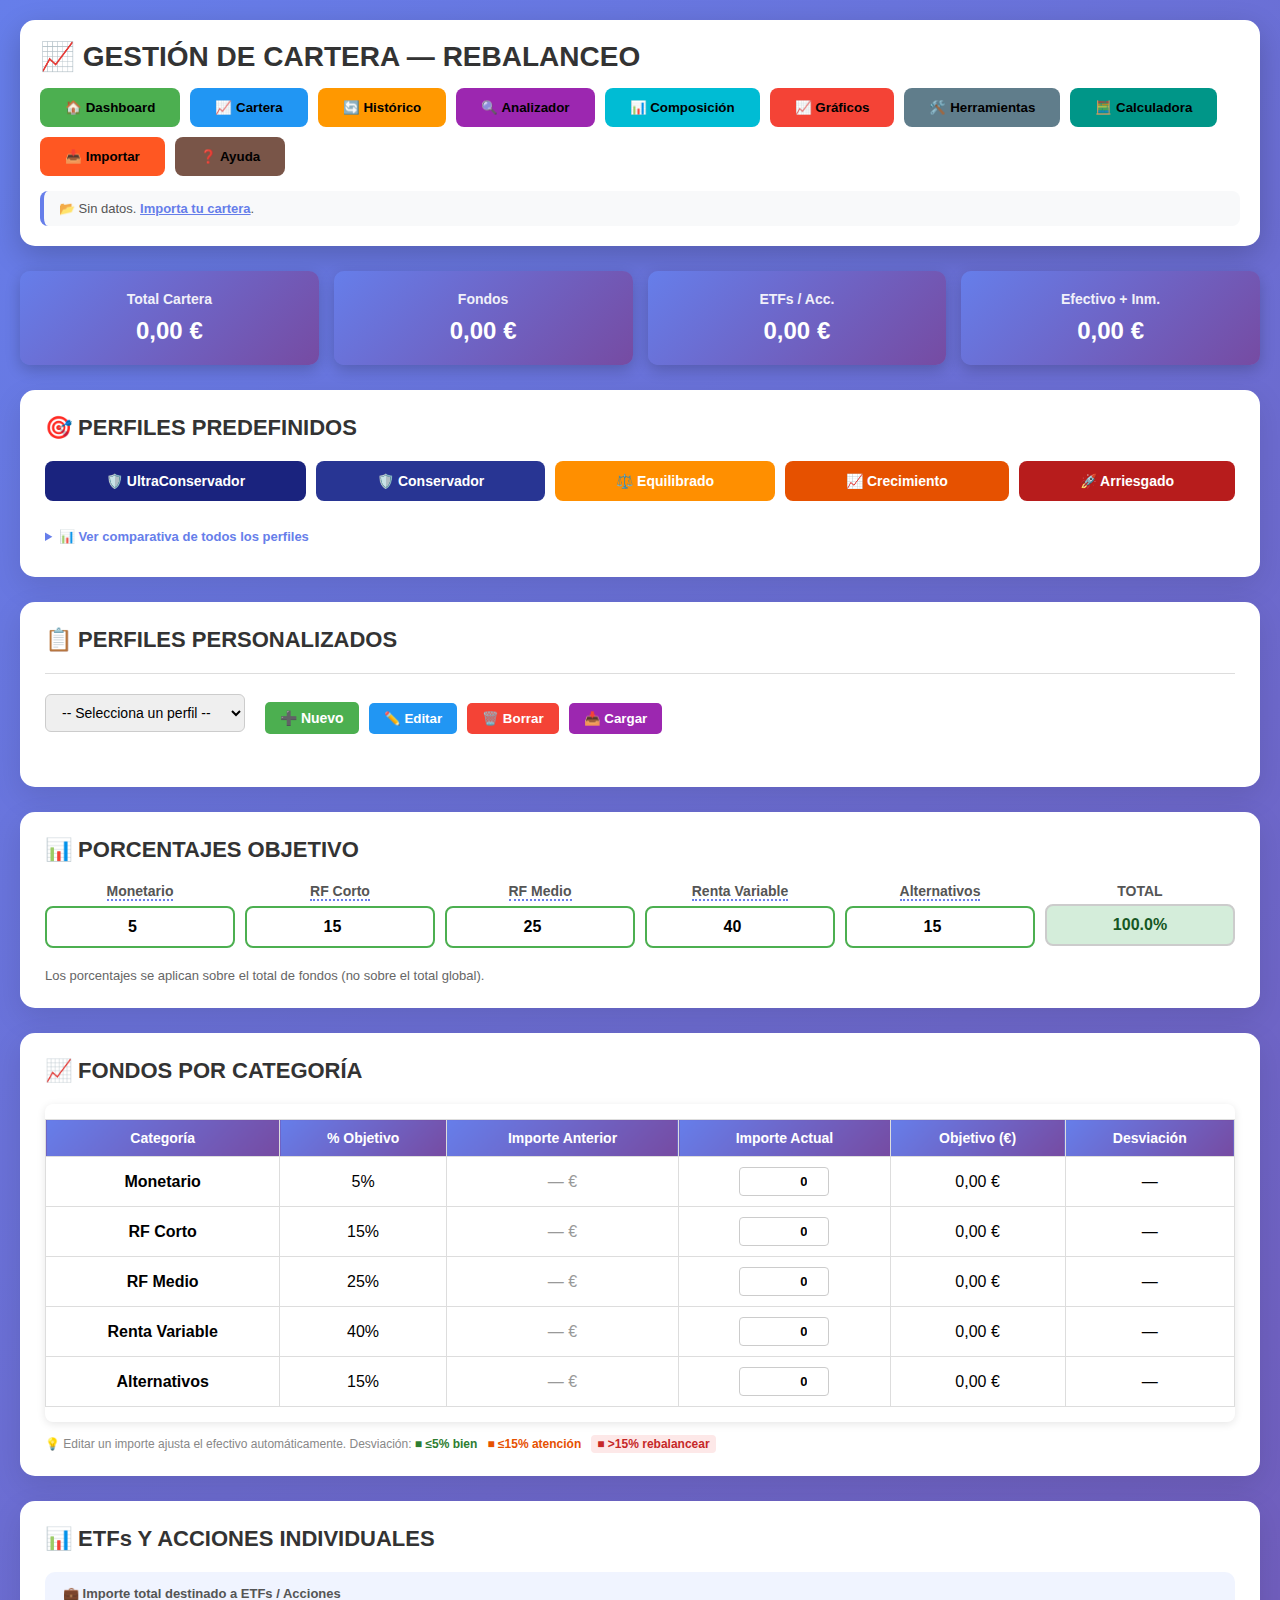
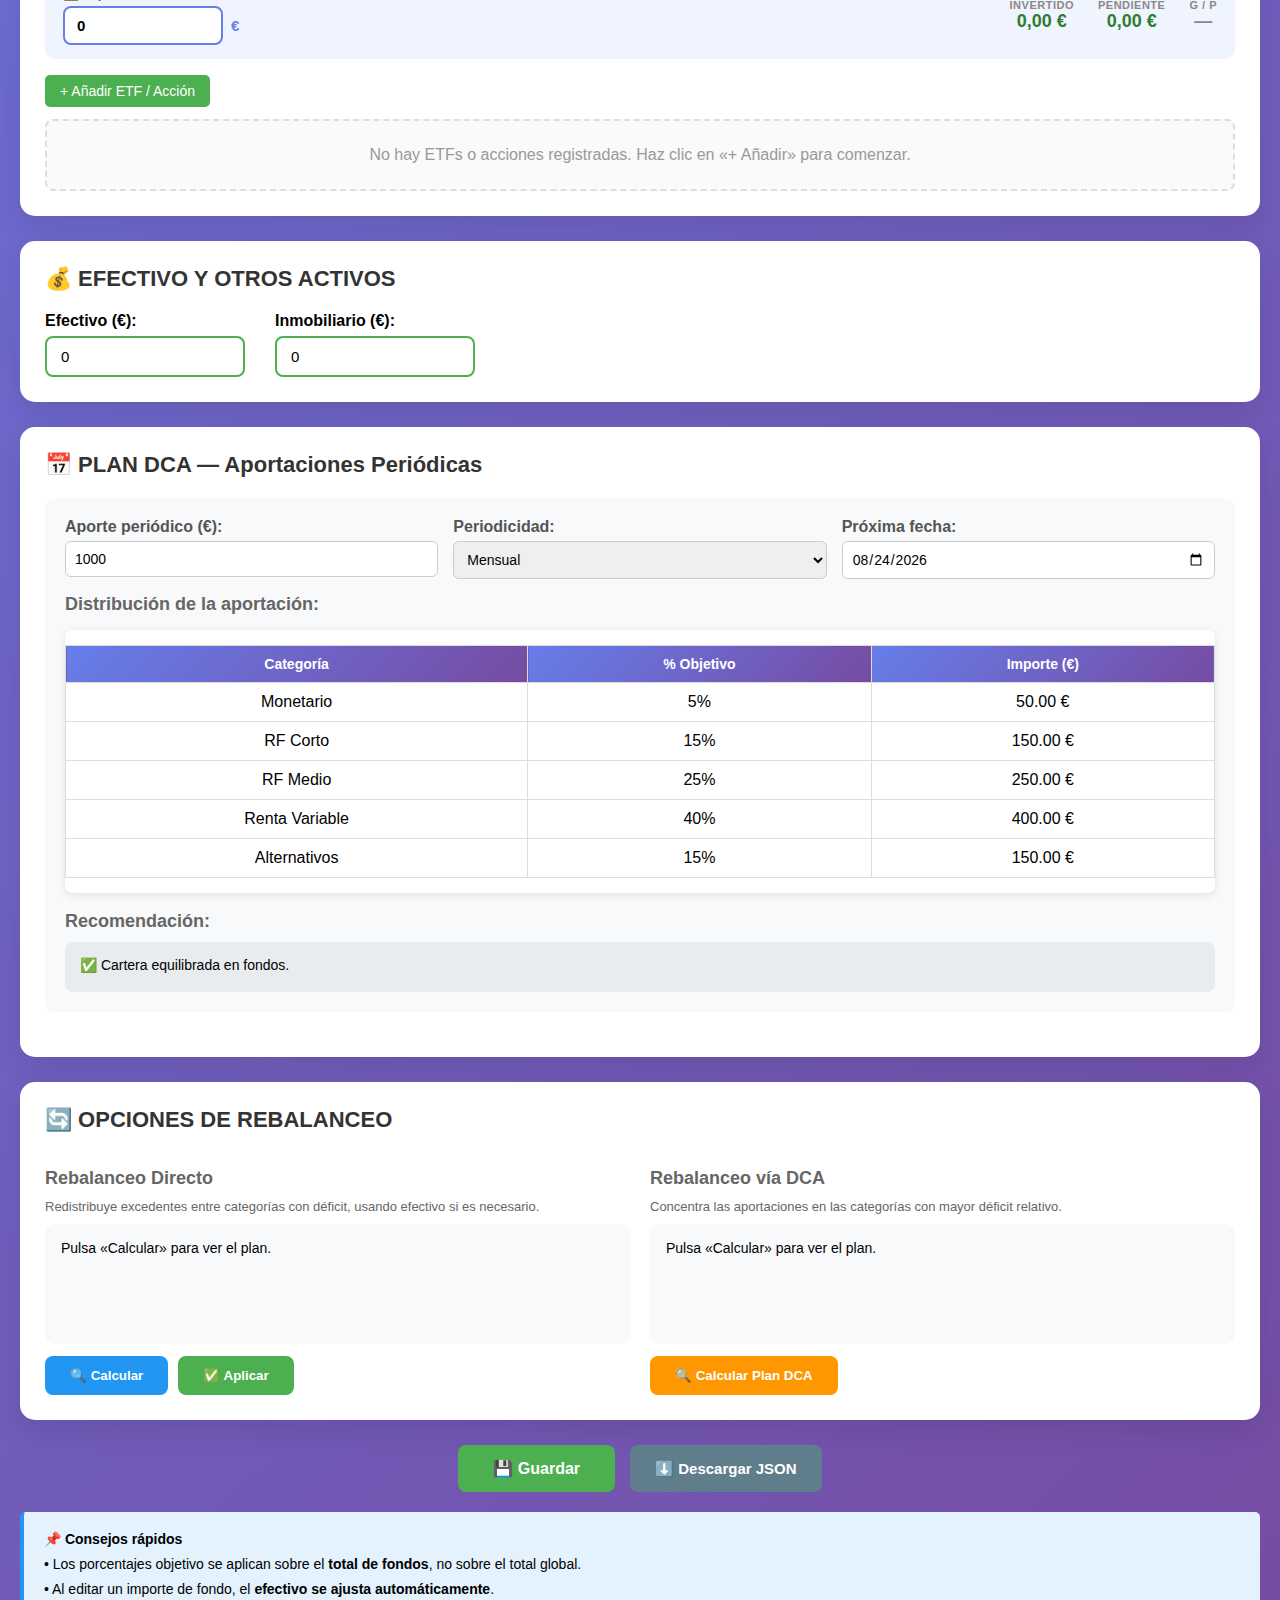
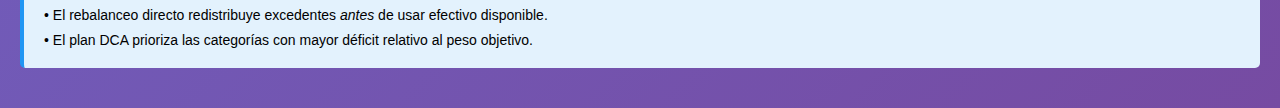
<file: cartera.html>
<!DOCTYPE html>
<html lang="es">
<head>
    <meta charset="UTF-8">
    <meta name="viewport" content="width=device-width, initial-scale=1.0">
    <title>Gestión de Cartera - Rebalanceo</title>
    <link rel="stylesheet" href="css/estilo.css">
    <style>
        /* ── Tabla fondos ── */
        .tabla-contenedor { overflow-x:auto; margin:15px 0; border-radius:8px; background:white; box-shadow:0 2px 8px rgba(0,0,0,.1); }
        .importe-actual   { width:120px; padding:7px 10px; text-align:right; border:2px solid #ffc107; border-radius:6px; font-size:15px; font-weight:600; }
        .importe-actual:focus { outline:none; border-color:#ff9800; box-shadow:0 0 0 3px rgba(255,152,0,.2); }
        tr.fondo-row:hover td { background:#fafaff; }

        /* ── Desviaciones coloreadas ── */
        .desv-ok    { color:#2e7d32; font-weight:700; }
        .desv-warn  { color:#e65100; font-weight:700; }
        .desv-alert { color:#c62828; font-weight:700; background:#fde8e8; border-radius:4px; padding:2px 6px; }

        /* ── Totales porcentajes ── */
        #totalPorcentajes { font-weight:700; font-size:16px; text-align:center; }

        /* ── Perfiles ── */
        .btn-perfil { padding:12px 18px; border:none; border-radius:8px; cursor:pointer; font-weight:700; color:white; transition:all .25s; flex:1 1 auto; min-width:120px; font-size:14px; }
        .btn-perfil:hover { transform:translateY(-3px); box-shadow:0 6px 18px rgba(0,0,0,.25); }
        .btn-perfil.activo { outline:3px solid #fff; box-shadow:0 0 0 5px rgba(0,0,0,.3); }
        .badge-perfil { display:inline-block; background:#667eea; color:white; padding:3px 12px; border-radius:12px; font-size:12px; margin-left:10px; vertical-align:middle; }
        .perfil-select { padding:9px 12px; border-radius:6px; border:1px solid #ccc; min-width:200px; font-size:14px; }
        .grid-5 { display:grid; grid-template-columns:repeat(5,1fr); gap:10px; }

        /* ── ETFs ── */
        td input[type="text"]   { width:100px; padding:6px; border:1px solid #ccc; border-radius:4px; font-size:13px; }
        td input[type="number"] { width:90px;  padding:6px; border:1px solid #ccc; border-radius:4px; font-size:13px; }
        td select { padding:5px 8px; border-radius:4px; border:1px solid #ccc; font-size:13px; }
        #sinETFs { text-align:center; padding:25px; color:#999; background:#fafafa; border-radius:8px; border:2px dashed #ddd; }

        /* ── Efectivo ── */
        .efectivo-input { padding:10px 14px; font-size:15px; border:2px solid #4CAF50; border-radius:8px; width:200px; }
        .efectivo-input:focus { outline:none; border-color:#388e3c; }

        /* ── Barra estado ── */
        #barraEstado { background:#f8f9fa; padding:10px 15px; border-radius:8px; margin-top:15px; font-size:13px; color:#555; border-left:4px solid #667eea; }

        /* ── DCA ── */
        .dca-panel { background:#f8f9fa; padding:20px; border-radius:10px; }
        .dca-grid  { display:grid; grid-template-columns:repeat(3,1fr); gap:15px; margin-bottom:15px; }
        .dca-grid label { display:block; font-weight:600; margin-bottom:5px; color:#555; }
        .dca-grid input, .dca-grid select { width:100%; padding:9px; border:1px solid #ccc; border-radius:6px; font-size:14px; }

        /* ── Rebalanceo ── */
        .rebalanceo-grid { display:grid; grid-template-columns:1fr 1fr; gap:20px; }
        .rebalanceo-panel { background:#f8f9fa; padding:16px; border-radius:10px; font-size:14px; min-height:120px; }
        .rebalanceo-panel ul { margin-left:18px; line-height:2; }

        /* ── Botón guardar ── */
        .btn-guardar  { background:#4CAF50; color:white; padding:14px 35px; border:none; border-radius:8px; cursor:pointer; font-weight:700; font-size:16px; transition:all .2s; }
        .btn-guardar:hover   { background:#388e3c; transform:translateY(-2px); box-shadow:0 5px 15px rgba(76,175,80,.4); }
        .btn-guardar:disabled{ background:#aaa; cursor:not-allowed; transform:none; box-shadow:none; }
        .btn-guardarcomo { background:#607D8B; color:white; padding:14px 25px; border:none; border-radius:8px; cursor:pointer; font-weight:600; font-size:15px; transition:all .2s; }
        .btn-guardarcomo:hover { background:#455A64; transform:translateY(-2px); }

        /* ── Info ── */
        .info-box { background:#e3f2fd; border-left:4px solid #2196F3; padding:15px 20px; margin:20px 0; border-radius:5px; font-size:14px; line-height:1.8; }

        /* ── Modal ── */
        #modalTotal { font-weight:700; font-size:15px; margin:8px 0 15px; }

        @media(max-width:768px){
            .rebalanceo-grid { grid-template-columns:1fr; }
            .dca-grid { grid-template-columns:1fr; }
            .grid-5 { grid-template-columns:1fr 1fr; }
        }
        /* Tooltips glosario */
        .glos { cursor:help; border-bottom:2px dotted #667eea; position:relative; display:inline-block; }
        .glos::after {
            content: attr(data-tip);
            position:absolute; bottom:130%; left:50%; transform:translateX(-50%);
            background:#1e1e2e; color:#cdd6f4; padding:8px 12px; border-radius:8px;
            font-size:12px; font-weight:400; white-space:normal; min-width:220px; max-width:300px;
            line-height:1.5; opacity:0; pointer-events:none; transition:opacity .2s; z-index:999;
            box-shadow:0 4px 12px rgba(0,0,0,.3);
        }
        .glos:hover::after { opacity:1; }
        /* Alerta de desviación */
        .alerta-banner {
            background:linear-gradient(135deg,#ff6b6b,#ee5a24); color:white;
            border-radius:10px; padding:14px 18px; margin-bottom:14px;
            display:flex; align-items:center; gap:10px; font-size:13px; font-weight:600;
            animation: pulso 2s infinite;
        }
        @keyframes pulso { 0%,100%{opacity:1} 50%{opacity:.85} }
    </style>
</head>
<body>
<div class="container">

<!-- ═══ MENÚ ═══ -->
<div class="menu">
    <h1>📈 GESTIÓN DE CARTERA — REBALANCEO</h1>
    <div class="nav">
        <button style="background:#4CAF50;" onclick="navegar('dashboard.html')">🏠 Dashboard</button>
                <button style="background:#2196F3;" onclick="navegar('cartera.html')">📈 Cartera</button>
                <button style="background:#FF9800;" onclick="navegar('rebalanceos.html')">🔄 Histórico</button>
                <button style="background:#9C27B0;" onclick="navegar('analisis.html')">🔍 Analizador</button>
                <button style="background:#00BCD4;" onclick="navegar('composicion.html')">📊 Composición</button>
                <button style="background:#f44336;" onclick="navegar('graficos.html')">📈 Gráficos</button>
                <button style="background:#607D8B;" onclick="navegar('herramientas.html')">🛠️ Herramientas</button>
        <button style="background:#009688;" onclick="navegar('calculadora.html')">🧮 Calculadora</button>
                <button style="background:#FF5722;" onclick="navegar('importar-cartera.html')">📥 Importar</button>
                <button style="background:#795548;" onclick="navegar('ayuda.html')">❓ Ayuda</button>
            </div>
    <div id="barraEstado">Cargando datos...</div>
</div>

<!-- ═══ RESUMEN ═══ -->
<div class="resumen-grid">
    <div class="resumen-card"><h4>Total Cartera</h4><p id="totalCartera">0 €</p></div>
    <div class="resumen-card">
        <h4>Fondos</h4>
        <p id="totalFondos">0 €</p>
    </div>
    <div class="resumen-card">
        <h4>ETFs / Acc.</h4>
        <p id="totalETFs">0 €</p>
        <div id="etfsPendienteWrap" style="display:none;margin-top:6px;font-size:12px;line-height:1.6;">
            <span id="etfsInvertidoLabel" style="color:rgba(255,255,255,.75);">Invertido: </span><strong id="etfsInvertido" style="color:white;">0 €</strong><br>
            <span id="etfsPendienteLabel" style="color:rgba(255,255,255,.75);">Pendiente: </span><strong id="etfsPendiente" style="color:#ffe082;">0 €</strong>
        </div>
    </div>
    <div class="resumen-card">
        <h4>Efectivo + Inm.</h4>
        <p id="totalOtros">0 €</p>
        <div id="otrosDesglose" style="display:none;margin-top:6px;font-size:12px;line-height:1.6;">
            <span style="color:rgba(255,255,255,.75);">Efectivo: </span><strong id="labelEfectivo" style="color:white;">0 €</strong><br>
            <span style="color:rgba(255,255,255,.75);">Inmob.: </span><strong id="labelInmob" style="color:white;">0 €</strong>
        </div>
    </div>
</div>

<!-- ═══ PERFILES PREDEFINIDOS ═══ -->
<div class="card">
    <h2>🎯 PERFILES PREDEFINIDOS</h2>
    <div class="perfiles-predet">
        <button class="btn-perfil" id="btnP_ultraconservador" style="background:#1a237e;" onclick="aplicarPerfil('ultraconservador')">🛡️ UltraConservador</button>
        <button class="btn-perfil" id="btnP_conservador"      style="background:#283593;" onclick="aplicarPerfil('conservador')">🛡️ Conservador</button>
        <button class="btn-perfil" id="btnP_equilibrado"      style="background:#ff8f00;" onclick="aplicarPerfil('equilibrado')">⚖️ Equilibrado</button>
        <button class="btn-perfil" id="btnP_crecimiento"      style="background:#e65100;" onclick="aplicarPerfil('crecimiento')">📈 Crecimiento</button>
        <button class="btn-perfil" id="btnP_arriesgado"       style="background:#b71c1c;" onclick="aplicarPerfil('arriesgado')">🚀 Arriesgado</button>
    </div>

    <!-- Comparativa visual de perfiles -->
    <details style="margin-top:16px;">
        <summary style="cursor:pointer;font-weight:700;color:#667eea;font-size:13px;padding:8px 0;">📊 Ver comparativa de todos los perfiles</summary>
        <div style="overflow-x:auto;margin-top:12px;">
            <table style="width:100%;border-collapse:collapse;font-size:12px;">
                <thead>
                    <tr style="background:#f8f9fa;">
                        <th style="padding:8px 10px;text-align:left;border-bottom:2px solid #e0e0e0;">Categoría</th>
                        <th style="padding:8px 10px;text-align:center;border-bottom:2px solid #e0e0e0;color:#1a237e;">🛡️ Ultra Cons.</th>
                        <th style="padding:8px 10px;text-align:center;border-bottom:2px solid #e0e0e0;color:#283593;">🛡️ Conservador</th>
                        <th style="padding:8px 10px;text-align:center;border-bottom:2px solid #e0e0e0;color:#ff8f00;">⚖️ Equilibrado</th>
                        <th style="padding:8px 10px;text-align:center;border-bottom:2px solid #e0e0e0;color:#e65100;">📈 Crecimiento</th>
                        <th style="padding:8px 10px;text-align:center;border-bottom:2px solid #e0e0e0;color:#b71c1c;">🚀 Arriesgado</th>
                    </tr>
                </thead>
                <tbody id="tablaComparativa"></tbody>
            </table>
            <div style="margin-top:12px;display:grid;grid-template-columns:repeat(auto-fill,minmax(170px,1fr));gap:8px;" id="tarjetasPerfiles"></div>
        </div>
    </details>
</div>

<!-- ═══ PERFILES PERSONALIZADOS ═══ -->
<div class="card">
    <h2>📋 PERFILES PERSONALIZADOS</h2>
    <div class="perfiles-personalizados">
        <select id="selectorPerfil" class="perfil-select"><option value="">-- Selecciona un perfil --</option></select>
        <button class="btn-personalizado btn-add"    onclick="abrirModalNuevoPerfil()">➕ Nuevo</button>
        <button class="btn-personalizado btn-edit"   onclick="abrirModalEditarPerfil()">✏️ Editar</button>
        <button class="btn-personalizado btn-delete" onclick="borrarPerfilSeleccionado()">🗑️ Borrar</button>
        <button class="btn-personalizado btn-load"   onclick="cargarPerfilSeleccionado()">📥 Cargar</button>
    </div>
</div>

<!-- ═══ PORCENTAJES OBJETIVO ═══ -->
<div class="card">
    <h2>📊 PORCENTAJES OBJETIVO <span id="badgePerfil" class="badge-perfil" style="display:none"></span></h2>
    <div class="porcentajes-grid">
        <div class="porcentaje-item"><label><span class="glos" data-tip="Fondos monetarios. Muy seguros, baja rentabilidad (~3-4%). Dinero 'aparcado' pero rentable. Ej: Fondo Ahorro Naranja, Amundi Monetario.">Monetario</span></label>    <input type="number" id="pctMonetario"    step="0.1" value="5"  min="0" max="100" oninput="actualizarUI()"></div>
        <div class="porcentaje-item"><label><span class="glos" data-tip="Renta Fija Corto plazo. Bonos que vencen en menos de 3 años. Más seguros que la bolsa, rentabilidad ~2-3%. Ej: fondos de bonos cortos.">RF Corto</span></label>     <input type="number" id="pctRFCorto"      step="0.1" value="15" min="0" max="100" oninput="actualizarUI()"></div>
        <div class="porcentaje-item"><label><span class="glos" data-tip="Renta Fija Medio plazo. Bonos a 3-10 años. Más rentabilidad que el corto plazo pero más sensibles a subidas de tipos de interés.">RF Medio</span></label>     <input type="number" id="pctRFMedio"      step="0.1" value="25" min="0" max="100" oninput="actualizarUI()"></div>
        <div class="porcentaje-item"><label><span class="glos" data-tip="Bolsa. Acciones de empresas. Alta volatilidad (puede caer 30-50%) pero históricamente la mayor rentabilidad a largo plazo (~7-10% anual). Ej: fondo índice S&P500 o MSCI World.">Renta Variable</span></label><input type="number" id="pctRV"          step="0.1" value="40" min="0" max="100" oninput="actualizarUI()"></div>
        <div class="porcentaje-item"><label><span class="glos" data-tip="Activos alternativos: oro, materias primas, inmobiliario cotizado (REITs), infraestructuras. Reducen el riesgo al descorrelacionarse de la bolsa.">Alternativos</span></label>  <input type="number" id="pctAlternativos" step="0.1" value="15" min="0" max="100" oninput="actualizarUI()"></div>
        <div class="porcentaje-item"><label>TOTAL</label>         <input type="text"   id="totalPorcentajes" readonly value="100%" style="background:#e9ecef; border-color:#ccc;"></div>
    </div>
    <p style="color:#666;font-size:13px;margin-top:5px;">Los porcentajes se aplican sobre el total de fondos (no sobre el total global).</p>
</div>

<!-- ═══ ALERTAS PROMINENTES ═══ -->
<div id="alertasBanner"></div>

<!-- ═══ FONDOS POR CATEGORÍA ═══ -->
<div class="card">
    <h2>📈 FONDOS POR CATEGORÍA</h2>
    <div class="tabla-contenedor">
        <table>
            <thead>
                <tr>
                    <th>Categoría</th>
                    <th>% Objetivo</th>
                    <th>Importe Anterior</th>
                    <th>Importe Actual</th>
                    <th>Objetivo (€)</th>
                    <th>Desviación</th>
                </tr>
            </thead>
            <tbody>
                <tr class="fondo-row">
                    <td><strong>Monetario</strong></td>
                    <td id="dispPctMon">5%</td>
                    <td id="antMon" style="color:#999;">— €</td>
                    <td><input type="number" id="impMon" class="importe-actual" step="0.01" min="0" value="0" data-anterior="0" onchange="ajustarFondo(this)"></td>
                    <td id="objMon">0,00 €</td>
                    <td id="desvMon">—</td>
                </tr>
                <tr class="fondo-row">
                    <td><strong>RF Corto</strong></td>
                    <td id="dispPctRFC">15%</td>
                    <td id="antRFC" style="color:#999;">— €</td>
                    <td><input type="number" id="impRFC" class="importe-actual" step="0.01" min="0" value="0" data-anterior="0" onchange="ajustarFondo(this)"></td>
                    <td id="objRFC">0,00 €</td>
                    <td id="desvRFC">—</td>
                </tr>
                <tr class="fondo-row">
                    <td><strong>RF Medio</strong></td>
                    <td id="dispPctRFM">25%</td>
                    <td id="antRFM" style="color:#999;">— €</td>
                    <td><input type="number" id="impRFM" class="importe-actual" step="0.01" min="0" value="0" data-anterior="0" onchange="ajustarFondo(this)"></td>
                    <td id="objRFM">0,00 €</td>
                    <td id="desvRFM">—</td>
                </tr>
                <tr class="fondo-row">
                    <td><strong>Renta Variable</strong></td>
                    <td id="dispPctRV">40%</td>
                    <td id="antRV" style="color:#999;">— €</td>
                    <td><input type="number" id="impRV" class="importe-actual" step="0.01" min="0" value="0" data-anterior="0" onchange="ajustarFondo(this)"></td>
                    <td id="objRV">0,00 €</td>
                    <td id="desvRV">—</td>
                </tr>
                <tr class="fondo-row">
                    <td><strong>Alternativos</strong></td>
                    <td id="dispPctAlt">15%</td>
                    <td id="antAlt" style="color:#999;">— €</td>
                    <td><input type="number" id="impAlt" class="importe-actual" step="0.01" min="0" value="0" data-anterior="0" onchange="ajustarFondo(this)"></td>
                    <td id="objAlt">0,00 €</td>
                    <td id="desvAlt">—</td>
                </tr>
            </tbody>
        </table>
    </div>
    <p style="color:#888;font-size:12px;margin-top:8px;">
        💡 Editar un importe ajusta el efectivo automáticamente. Desviación:
        <span class="desv-ok">■ ≤5% bien</span> &nbsp;
        <span class="desv-warn">■ ≤15% atención</span> &nbsp;
        <span class="desv-alert">■ &gt;15% rebalancear</span>
    </p>

    <!-- Banner sincronización — solo aparece si hay fondosDetalle importados -->
    <div id="bannerSincronizar" style="display:none;margin-top:14px;background:#fff3e0;border-left:4px solid #FF9800;border-radius:8px;padding:13px 16px;font-size:13px;">
        <strong>🔄 Hay fondos individuales importados desde captura.</strong>
        Los totales por categoría podrían no reflejar los valores actuales.
        <div style="margin-top:10px;display:flex;gap:10px;flex-wrap:wrap;align-items:center;">
            <button onclick="sincronizarTotalesDesdeFondos()" style="background:#FF9800;color:white;border:none;border-radius:8px;padding:9px 18px;font-weight:700;font-size:13px;cursor:pointer;">
                🔄 Actualizar totales desde fondos importados
            </button>
            <span id="labelSincronizar" style="font-size:12px;color:#666;"></span>
        </div>
        <div id="previewSincronizar" style="display:none;margin-top:10px;font-size:12px;background:white;border-radius:6px;padding:10px 12px;border:1px solid #ffe0b2;"></div>
    </div>
</div>

<!-- ═══ ETFs Y ACCIONES ═══ -->
<div class="card">
    <h2>📊 ETFs Y ACCIONES INDIVIDUALES</h2>

    <!-- Importe destinado -->
    <div style="background:#f0f4ff;border-radius:10px;padding:14px 18px;margin-bottom:16px;display:flex;align-items:center;gap:20px;flex-wrap:wrap;">
        <div style="flex:1;min-width:200px;">
            <label style="display:block;font-weight:700;font-size:13px;color:#555;margin-bottom:5px;">
                💼 Importe total destinado a ETFs / Acciones
            </label>
            <div style="display:flex;align-items:center;gap:8px;">
                <input type="number" id="etfsPresupuesto" step="100" min="0" value="0"
                    style="padding:9px 12px;border:2px solid #667eea;border-radius:8px;font-size:15px;font-weight:700;width:160px;"
                    oninput="actualizarPresupuestoETFs()"
                    title="Total que quieres tener en ETFs/acciones (invertido + pendiente)">
                <span style="color:#667eea;font-weight:700;font-size:15px;">€</span>
            </div>
        </div>
        <div id="etfsResumenDetalle" style="display:flex;gap:24px;flex-wrap:wrap;font-size:13px;">
            <div style="text-align:center;">
                <div style="color:#888;font-size:11px;font-weight:600;text-transform:uppercase;letter-spacing:.5px;">Invertido</div>
                <div id="etfsResInvertido" style="font-size:18px;font-weight:800;color:#2e7d32;">0,00 €</div>
            </div>
            <div style="text-align:center;">
                <div style="color:#888;font-size:11px;font-weight:600;text-transform:uppercase;letter-spacing:.5px;">Pendiente</div>
                <div id="etfsResPendiente" style="font-size:18px;font-weight:800;color:#e65100;">0,00 €</div>
            </div>
            <div style="text-align:center;">
                <div style="color:#888;font-size:11px;font-weight:600;text-transform:uppercase;letter-spacing:.5px;">G / P</div>
                <div id="etfsResGP" style="font-size:18px;font-weight:800;color:#888;">—</div>
            </div>
        </div>
    </div>

    <button class="btn-add" onclick="agregarETF()" style="margin-bottom:12px;">+ Añadir ETF / Acción</button>
    <div id="sinETFs">No hay ETFs o acciones registradas. Haz clic en «+ Añadir» para comenzar.</div>
    <div class="tabla-contenedor" id="tablaETFsContainer" style="display:none;">
        <table>
            <thead>
                <tr>
                    <th>Tipo</th><th>ISIN / Ticker</th><th>Nombre</th>
                    <th>Cantidad</th><th>P. Compra</th><th>P. Actual</th>
                    <th>Valor Actual</th><th>% Cartera</th><th>G/P %</th><th>Eliminar</th>
                </tr>
            </thead>
            <tbody id="cuerpoETFs"></tbody>
        </table>
    </div>
</div>

<!-- ═══ EFECTIVO Y OTROS ═══ -->
<div class="card">
    <h2>💰 EFECTIVO Y OTROS ACTIVOS</h2>
    <div style="display:flex;gap:30px;flex-wrap:wrap;align-items:flex-end;">
        <div>
            <label style="display:block;font-weight:600;margin-bottom:6px;">Efectivo (€):</label>
            <input type="number" id="efectivo" class="efectivo-input" step="0.01" min="0" value="0" oninput="actualizarUI()">
        </div>
        <div>
            <label style="display:block;font-weight:600;margin-bottom:6px;">Inmobiliario (€):</label>
            <input type="number" id="inmobiliario" class="efectivo-input" step="0.01" min="0" value="0" oninput="actualizarUI()">
        </div>
        <div id="efectivoAviso" style="display:none;background:#fff3e0;border-left:3px solid #ff9800;padding:8px 14px;border-radius:5px;font-size:13px;color:#e65100;"></div>
    </div>
</div>

<!-- ═══ PLAN DCA ═══ -->
<div class="card">
    <h2>📅 PLAN DCA — Aportaciones Periódicas</h2>
    <div class="dca-panel">
        <div class="dca-grid">
            <div>
                <label>Aporte periódico (€):</label>
                <input type="number" id="aporteMensual" step="0.01" min="0" value="1000" oninput="calcularDCA()">
            </div>
            <div>
                <label>Periodicidad:</label>
                <select id="periocidad" onchange="calcularProximaFecha();calcularDCA();">
                    <option value="semanal">Semanal</option>
                    <option value="mensual" selected>Mensual</option>
                    <option value="trimestral">Trimestral</option>
                    <option value="semestral">Semestral</option>
                    <option value="anual">Anual</option>
                </select>
            </div>
            <div>
                <label>Próxima fecha:</label>
                <input type="date" id="fechaAporte">
            </div>
        </div>
        <h3>Distribución de la aportación:</h3>
        <div class="tabla-contenedor">
            <table>
                <thead><tr><th>Categoría</th><th>% Objetivo</th><th>Importe (€)</th></tr></thead>
                <tbody id="tablaDCA"></tbody>
            </table>
        </div>
        <h3 style="margin-top:18px;">Recomendación:</h3>
        <div id="recomendacionDCA" style="background:#e9ecef;padding:15px;border-radius:8px;min-height:50px;font-size:14px;"></div>
    </div>
</div>

<!-- ═══ REBALANCEO ═══ -->
<div class="card">
    <h2>🔄 OPCIONES DE REBALANCEO</h2>
    <div class="rebalanceo-grid">
        <div>
            <h3>Rebalanceo Directo</h3>
            <p style="color:#666;font-size:13px;margin-bottom:10px;">Redistribuye excedentes entre categorías con déficit, usando efectivo si es necesario.</p>
            <div id="accionesDirectas" class="rebalanceo-panel">Pulsa «Calcular» para ver el plan.</div>
            <div style="display:flex;gap:10px;margin-top:12px;flex-wrap:wrap;">
                <button class="btn-secondary" onclick="calcularRebalanceo()">🔍 Calcular</button>
                <button class="btn-primary"   onclick="aplicarRebalanceoDirecto()">✅ Aplicar</button>
            </div>
        </div>
        <div>
            <h3>Rebalanceo vía DCA</h3>
            <p style="color:#666;font-size:13px;margin-bottom:10px;">Concentra las aportaciones en las categorías con mayor déficit relativo.</p>
            <div id="accionesDCA" class="rebalanceo-panel">Pulsa «Calcular» para ver el plan.</div>
            <button class="btn-warning" onclick="calcularRebalanceoDCA()" style="margin-top:12px;">🔍 Calcular Plan DCA</button>
        </div>
    </div>
</div>

<!-- ═══ BOTONES GUARDAR ═══ -->
<div class="button-group">
    <button class="btn-guardar" id="btnGuardar" onclick="guardarSilencioso(this)">💾 Guardar</button>
    <button class="btn-guardarcomo" onclick="descargarArchivo()">⬇️ Descargar JSON</button>
</div>

<!-- ═══ CONSEJOS ═══ -->
<div class="info-box">
    <strong>📌 Consejos rápidos</strong><br>
    • Los porcentajes objetivo se aplican sobre el <strong>total de fondos</strong>, no sobre el total global.<br>
    • Al editar un importe de fondo, el <strong>efectivo se ajusta automáticamente</strong>.<br>
    • El rebalanceo directo redistribuye excedentes <em>antes</em> de usar efectivo disponible.<br>
    • El plan DCA prioriza las categorías con mayor déficit relativo al peso objetivo.
</div>

</div><!-- /container -->

<!-- ═══ MODAL PERFILES ═══ -->
<div id="modalPerfil" class="modal" style="display:none;">
    <div class="modal-content">
        <h3 id="modalTitulo">Nuevo perfil</h3>
        <input type="text" id="modalNombre" placeholder="Nombre del perfil">
        <div class="grid-5" style="margin:15px 0;">
            <div><label style="font-size:12px;font-weight:600;">Mon %</label> <input type="number" id="modalMon" step="0.1" min="0" max="100" value="0" oninput="actualizarModalTotal()"></div>
            <div><label style="font-size:12px;font-weight:600;">RFC %</label> <input type="number" id="modalRFC" step="0.1" min="0" max="100" value="0" oninput="actualizarModalTotal()"></div>
            <div><label style="font-size:12px;font-weight:600;">RFM %</label> <input type="number" id="modalRFM" step="0.1" min="0" max="100" value="0" oninput="actualizarModalTotal()"></div>
            <div><label style="font-size:12px;font-weight:600;">RV %</label>  <input type="number" id="modalRV"  step="0.1" min="0" max="100" value="0" oninput="actualizarModalTotal()"></div>
            <div><label style="font-size:12px;font-weight:600;">Alt %</label> <input type="number" id="modalAlt" step="0.1" min="0" max="100" value="0" oninput="actualizarModalTotal()"></div>
        </div>
        <p id="modalTotal">Total: 0%</p>
        <div class="button-group">
            <button class="btn-primary" onclick="guardarPerfilModal()">💾 Guardar</button>
            <button class="btn-warning" onclick="cerrarModalPerfil()">✖ Cancelar</button>
        </div>
    </div>
</div>

<script>
// ================================================================
//  CONSTANTES
// ================================================================
const PERFILES = {
    ultraconservador:{ nombre:'UltraConservador', monetario:30, rfCorto:30, rfMedio:25, rv:10,  alternativos:5  },
    conservador:     { nombre:'Conservador',      monetario:20, rfCorto:25, rfMedio:25, rv:20,  alternativos:10 },
    equilibrado:     { nombre:'Equilibrado',      monetario:5,  rfCorto:15, rfMedio:25, rv:40,  alternativos:15 },
    crecimiento:     { nombre:'Crecimiento',      monetario:2,  rfCorto:10, rfMedio:20, rv:55,  alternativos:13 },
    arriesgado:      { nombre:'Arriesgado',       monetario:0,  rfCorto:5,  rfMedio:15, rv:70,  alternativos:10 }
};

const FONDO_IDS = ['impMon','impRFC','impRFM','impRV','impAlt'];
const PCT_IDS   = ['pctMonetario','pctRFCorto','pctRFMedio','pctRV','pctAlternativos'];
const DISP_IDS  = ['dispPctMon','dispPctRFC','dispPctRFM','dispPctRV','dispPctAlt'];
const OBJ_IDS   = ['objMon','objRFC','objRFM','objRV','objAlt'];
const DESV_IDS  = ['desvMon','desvRFC','desvRFM','desvRV','desvAlt'];
const ANT_IDS   = ['antMon','antRFC','antRFM','antRV','antAlt'];
const CATS      = ['Monetario','RF Corto','RF Medio','Renta Variable','Alternativos'];

// ================================================================
//  ESTADO
// ================================================================
let etfsLista              = [];
let etfsValorInicial       = 0;   // importe total destinado a ETFs/acciones al crear la cartera
let perfilesPersonalizados = [];
let perfilActivo           = null;     // clave del perfil seleccionado
function generarNombreCartera() {
    const n = new Date();
    const dd = String(n.getDate()).padStart(2,'0');
    const mm = String(n.getMonth()+1).padStart(2,'0');
    const yy = n.getFullYear();
    const hh = String(n.getHours()).padStart(2,'0');
    const mi = String(n.getMinutes()).padStart(2,'0');
    return `gestion_cartera_${dd}${mm}${yy}_${hh}${mi}.json`;
}
let editandoIndex = -1;

// ================================================================
//  UTILIDADES
// ================================================================
const g   = id => document.getElementById(id);
const fmtE = v => isNaN(v) ? '—' :
    new Intl.NumberFormat('es-ES',{minimumFractionDigits:2,maximumFractionDigits:2}).format(v) + ' €';

function mostrarToast(msg, tipo='info') {
    const t = document.createElement('div');
    t.style.cssText = 'position:fixed;bottom:24px;right:24px;padding:14px 20px;border-radius:10px;'
        + 'box-shadow:0 6px 20px rgba(0,0,0,.25);z-index:9999;cursor:pointer;max-width:340px;font-size:14px;'
        + 'color:white;background:' + (tipo==='warning'?'#e65100':tipo==='error'?'#c62828':'#2196F3') + ';';
    t.innerHTML = msg + ' <span style="margin-left:8px;opacity:.7;">✖</span>';
    t.onclick = () => t.remove();
    document.body.appendChild(t);
    setTimeout(() => { if(t.parentNode) t.remove(); }, 5000);
}


// ================================================================
//  CARGA INICIAL DESDE localStorage
// ================================================================
// ================================================================
//  SINCRONIZAR TOTALES DESDE fondosDetalle (importación por IA)
// ================================================================
function mostrarBannerSincronizar() {
    const datos = cargarLS();
    const fd = datos?.cartera?.fondosDetalle;
    const banner = document.getElementById('bannerSincronizar');
    if(!banner) return;
    if(fd && fd.length > 0) {
        banner.style.display = 'block';
        // Preview de lo que se sincronizaría
        const CATS = ['monetario','rfCorto','rfMedio','rv','alternativos'];
        const CAT_L = {monetario:'Monetario',rfCorto:'RF Corto',rfMedio:'RF Medio',rv:'Renta Variable',alternativos:'Alternativos'};
        const totCat = {};
        CATS.forEach(c => totCat[c] = 0);
        fd.forEach(f => {
            const cat = CATS.includes(f.categoria) ? f.categoria : 'rv';
            totCat[cat] += (f.cantidad||0) * (f.precioActual||0);
        });
        const etfs   = datos?.cartera?.etfs || [];
        const totETF = etfs.reduce((s,e)=>s+(e.cantidad||0)*(e.precioActual||0),0);
        const efs    = datos?.cartera?.efectivo || 0;
        const rows   = CATS.map(c => `<span style="margin-right:14px;"><strong>${CAT_L[c]}:</strong> ${fmtE(totCat[c])}</span>`).join('');
        document.getElementById('previewSincronizar').style.display = 'block';
        document.getElementById('previewSincronizar').innerHTML =
            `<strong>Valores que se aplicarían:</strong><br><div style="margin-top:4px;line-height:2;">${rows}<span style="margin-right:14px;"><strong>ETFs/Acc:</strong> ${fmtE(totETF)}</span><span><strong>Efectivo:</strong> ${fmtE(efs)}</span></div>`;
    } else {
        banner.style.display = 'none';
    }
}

function sincronizarTotalesDesdeFondos() {
    const datos = cargarLS();
    if(!datos?.cartera?.fondosDetalle) {
        mostrarToast('No hay fondos importados desde captura', 'warning'); return;
    }
    const c  = datos.cartera;
    const fd = c.fondosDetalle;
    const CATS = ['monetario','rfCorto','rfMedio','rv','alternativos'];

    // Recalcular totales por categoría desde los fondos individuales
    const totCat = {};
    CATS.forEach(cat => totCat[cat] = 0);
    fd.forEach(f => {
        const cat = CATS.includes(f.categoria) ? f.categoria : 'rv';
        totCat[cat] += (f.cantidad||0) * (f.precioActual||0);
    });

    // Recalcular ETFs desde lista detallada
    const etfs    = c.etfs || [];
    const totETFs = etfs.reduce((s,e)=>s+(e.cantidad||0)*(e.precioActual||0),0);
    const efectivo    = c.efectivo    || 0;
    const inmobiliario= c.inmobiliario|| 0;

    // Aplicar a los campos del formulario
    const FONDO_MAP = { monetario:'impMon', rfCorto:'impRFC', rfMedio:'impRFM', rv:'impRV', alternativos:'impAlt' };
    CATS.forEach(cat => {
        const el = document.getElementById(FONDO_MAP[cat]);
        if(el) {
            el.setAttribute('data-anterior', el.value);
            el.value = totCat[cat].toFixed(2);
        }
    });

    // Actualizar presupuesto ETFs
    if(totETFs > 0) {
        const pEl = document.getElementById('etfsPresupuesto');
        if(pEl) pEl.value = totETFs.toFixed(2);
        etfsValorInicial = totETFs;
    }

    // Guardar en localStorage con los nuevos totales
    CATS.forEach(cat => { c[cat] = totCat[cat]; });
    c.etfsValorInicial = totETFs;
    datos.cartera = c;

    // Añadir al histórico
    const totalFondos = Object.values(totCat).reduce((a,b)=>a+b,0);
    const total = totalFondos + totETFs + efectivo + inmobiliario;
    const hist = datos.historico || [];
    hist.push({
        fecha:     new Date().toLocaleDateString('es-ES'),
        hora:      new Date().toLocaleTimeString('es-ES',{hour:'2-digit',minute:'2-digit'}),
        timestamp: Date.now(),
        ...totCat,
        efectivo, inmobiliario,
        etfsValorInicial: totETFs,
        etfsInvertido:    totETFs,
        etfsPendiente:    0,
        total,
        nota: 'Totales sincronizados desde fondos importados'
    });
    datos.historico = hist;

    guardarLS(datos);
    actualizarUI();
    mostrarBannerSincronizar();

    const lbl = document.getElementById('labelSincronizar');
    if(lbl) lbl.innerHTML = `<span style="color:#2e7d32;font-weight:700;">✅ Totales actualizados — ${new Date().toLocaleTimeString('es-ES',{hour:'2-digit',minute:'2-digit'})}</span>`;

    mostrarToast(`✅ Totales sincronizados. Total cartera: ${fmtE(total)}`, 'ok');
}

function cargarDatos() {
    try {
        const raw = localStorage.getItem('carteraActual');
        if (!raw) { actualizarBarraEstado(null); return; }
        const datos  = JSON.parse(raw);
        const c      = datos.cartera || datos;
        const cfg    = datos.configuracion || {};
        const hist   = datos.historico || [];

        // Fondos e importes
        g('impMon').value       = c.monetario    || 0;
        g('impRFC').value       = c.rfCorto      || 0;
        g('impRFM').value       = c.rfMedio      || 0;
        g('impRV').value        = c.rv           || 0;
        g('impAlt').value       = c.alternativos || 0;
        g('efectivo').value     = c.efectivo     || 0;
        g('inmobiliario').value = c.inmobiliario || 0;

        // Guardar valores anteriores para ajuste de efectivo
        FONDO_IDS.forEach(id => g(id).setAttribute('data-anterior', g(id).value));

        // ETFs
        etfsLista = c.etfs || [];
        etfsValorInicial = parseFloat(c.etfsValorInicial) || 0;

        // Si etfsValorInicial es 0 pero hay ETFs en lista o hay registro histórico con etfsValorInicial,
        // intentar recuperarlo para no perder el importe destinado
        if (etfsValorInicial === 0) {
            // 1. Buscar en el histórico el último registro que tenga etfsValorInicial > 0
            const hist = datos.historico || [];
            for (let i = hist.length - 1; i >= 0; i--) {
                const v = parseFloat(hist[i].etfsValorInicial);
                if (v > 0) { etfsValorInicial = v; break; }
            }
            // 2. Si sigue siendo 0 pero hay ETFs comprados, usar su valor actual como mínimo
            if (etfsValorInicial === 0 && etfsLista.length > 0) {
                etfsValorInicial = etfsLista.reduce((s,e) => s + (e.cantidad||0)*(e.precioActual||0), 0);
            }
            // 3. Guardar el valor recuperado en la cartera para futuras sesiones
            if (etfsValorInicial > 0) {
                c.etfsValorInicial = etfsValorInicial;
                datos.cartera = c;
                localStorage.setItem('carteraActual', JSON.stringify(datos));
            }
        }

        // Rellenar campo editable de presupuesto ETFs
        if (g('etfsPresupuesto')) g('etfsPresupuesto').value = etfsValorInicial;

        // Porcentajes
        const pcts = cfg.porcentajes || {};
        if (pcts.monetario    != null) g('pctMonetario').value    = pcts.monetario;
        if (pcts.rfCorto      != null) g('pctRFCorto').value      = pcts.rfCorto;
        if (pcts.rfMedio      != null) g('pctRFMedio').value      = pcts.rfMedio;
        if (pcts.rv           != null) g('pctRV').value           = pcts.rv;
        if (pcts.alternativos != null) g('pctAlternativos').value = pcts.alternativos;

        // Perfiles personalizados
        perfilesPersonalizados = cfg.perfilesPersonalizados || [];
        actualizarSelectorPerfiles();

        // Importe anterior (penúltimo registro histórico)
        // En inicialización solo hay 1 registro → anterior = 0
        const antVals = hist.length > 1
            ? [hist[hist.length-2].monetario, hist[hist.length-2].rfCorto,
               hist[hist.length-2].rfMedio,   hist[hist.length-2].rv,
               hist[hist.length-2].alternativos]
            : [0, 0, 0, 0, 0];
        ANT_IDS.forEach((id,i) => g(id).textContent = fmtE(antVals[i]||0));

        actualizarBarraEstado(datos);
        mostrarBannerSincronizar();

    } catch(e) { console.error('Error cargando datos:', e); }
}

// ================================================================
//  ACTUALIZAR UI PRINCIPAL
// ================================================================
function actualizarUI() {
    const fondos = FONDO_IDS.map(id => parseFloat(g(id).value)||0);
    const pcts   = PCT_IDS.map(id   => parseFloat(g(id).value)||0);
    const totalFondos = fondos.reduce((a,b)=>a+b,0);
    const efectivo    = parseFloat(g('efectivo').value)    ||0;
    const inm         = parseFloat(g('inmobiliario').value)||0;

    // ── Resumen ──────────────────────────────────────────────────
    // ETFs: valor actualmente invertido (precio actual × cantidad)
    const etfsInvertido  = etfsLista.reduce((s,e)=>s+(e.cantidad||0)*(e.precioActual||0),0);
    // Pendiente = lo destinado a ETFs que aún no está invertido en ningún ticker
    const etfsPendienteV = Math.max(0, etfsValorInicial - etfsInvertido);
    // El total ETFs que cuenta para la cartera es invertido + pendiente
    const totalETFs      = etfsInvertido + etfsPendienteV;
    const total          = totalFondos + totalETFs + efectivo + inm;

    // Tarjeta Total
    g('totalCartera').textContent = fmtE(total);

    // Tarjeta Fondos
    g('totalFondos').textContent  = fmtE(totalFondos);

    // Tarjeta ETFs: muestra el total destinado; si hay pendiente, despliega desglose
    g('totalETFs').textContent = fmtE(totalETFs);
    const hasPendiente = etfsPendienteV > 0.005;
    const wrap = g('etfsPendienteWrap');
    wrap.style.display = hasPendiente ? 'block' : 'none';
    if (hasPendiente) {
        g('etfsInvertido').textContent = fmtE(etfsInvertido);
        g('etfsPendiente').textContent = fmtE(etfsPendienteV);
    }

    // Mini-resumen dentro de la sección ETFs
    if (g('etfsResInvertido')) {
        const costeTotalETFs = etfsLista.reduce((s,e)=>s+(e.cantidad||0)*(e.precioCompra||0),0);
        const gpAbsoluto     = etfsInvertido - costeTotalETFs;
        const gpPct          = costeTotalETFs > 0 ? gpAbsoluto/costeTotalETFs*100 : null;
        g('etfsResInvertido').textContent = fmtE(etfsInvertido);
        g('etfsResPendiente').textContent = fmtE(etfsPendienteV);
        g('etfsResPendiente').style.color = etfsPendienteV > 0 ? '#e65100' : '#2e7d32';
        if (gpPct !== null) {
            g('etfsResGP').textContent  = (gpAbsoluto>=0?'+':'') + fmtE(gpAbsoluto) + ' (' + (gpAbsoluto>=0?'+':'') + gpPct.toFixed(1) + '%)';
            g('etfsResGP').style.color  = gpAbsoluto >= 0 ? '#2e7d32' : '#c62828';
        } else {
            g('etfsResGP').textContent = '—';
            g('etfsResGP').style.color = '#888';
        }
    }

    // Tarjeta Efectivo+Inm: siempre muestra el total; desglose si hay inmobiliario
    g('totalOtros').textContent = fmtE(efectivo + inm);
    const desglose = g('otrosDesglose');
    desglose.style.display = inm > 0 ? 'block' : 'none';
    if (inm > 0) {
        g('labelEfectivo').textContent = fmtE(efectivo);
        g('labelInmob').textContent    = fmtE(inm);
    }

    // Validación porcentajes
    const sumPct = pcts.reduce((a,b)=>a+b,0);
    const pctOk  = Math.abs(sumPct-100) < 0.01;
    g('totalPorcentajes').value           = sumPct.toFixed(1) + '%';
    g('totalPorcentajes').style.background= pctOk ? '#d4edda' : '#f8d7da';
    g('totalPorcentajes').style.color     = pctOk ? '#155724' : '#721c24';

    // Tabla fondos
    pcts.forEach((p,i) => {
        g(DISP_IDS[i]).textContent = p + '%';
        const obj  = totalFondos * p / 100;
        g(OBJ_IDS[i]).textContent  = fmtE(obj);
        const el   = g(DESV_IDS[i]);
        if (obj > 0) {
            const desv = (fondos[i] - obj) / obj * 100;
            el.textContent = (desv >= 0 ? '+' : '') + desv.toFixed(1) + '%';
            const abs = Math.abs(desv);
            el.className = abs <= 5 ? 'desv-ok' : abs <= 15 ? 'desv-warn' : 'desv-alert';
        } else {
            el.textContent = '—'; el.className = '';
        }
    });

    // Aviso efectivo negativo
    const aviso = g('efectivoAviso');
    if (efectivo < 0) {
        aviso.style.display = 'block';
        aviso.textContent   = '⚠️ Efectivo negativo: revisa los importes de fondos.';
    } else {
        aviso.style.display = 'none';
    }

    // Alertas prominentes de desviación
    mostrarAlertasDesviacion(fondos, pcts, totalFondos);

    renderizarETFs(total);
    calcularDCA();
    persistirEstado();
}

// ================================================================
//  PRESUPUESTO ETFs — actualiza desde el campo editable
// ================================================================
// ================================================================
//  ALERTAS PROMINENTES DE DESVIACIÓN
// ================================================================
const NOMBRES_CAT = ['Monetario','RF Corto','RF Medio','Renta Variable','Alternativos'];
function mostrarAlertasDesviacion(fondos, pcts, totalFondos) {
    const banner = g('alertasBanner');
    if (!banner) return;
    const alertas = [];
    pcts.forEach((p, i) => {
        const obj = totalFondos * p / 100;
        if (obj <= 0) return;
        const desv = Math.abs((fondos[i] - obj) / obj * 100);
        if (desv > 20) alertas.push({ cat: NOMBRES_CAT[i], desv: desv.toFixed(1), tipo: 'rojo' });
        else if (desv > 10) alertas.push({ cat: NOMBRES_CAT[i], desv: desv.toFixed(1), tipo: 'naranja' });
    });
    if (!alertas.length) { banner.innerHTML = ''; return; }
    const rojos   = alertas.filter(a => a.tipo === 'rojo');
    const naranjas = alertas.filter(a => a.tipo === 'naranja');
    let html = '';
    if (rojos.length)
        html += `<div class="alerta-banner">🚨 REBALANCEO URGENTE — ${rojos.map(a=>`<strong>${a.cat}</strong> desviado ${a.desv}%`).join(' · ')} · <a href="#" onclick="calcularRebalanceo();return false;" style="color:white;margin-left:8px;">Calcular ahora →</a></div>`;
    if (naranjas.length)
        html += `<div class="alerta-banner" style="background:linear-gradient(135deg,#f39c12,#e67e22);">⚠️ Desviación notable — ${naranjas.map(a=>`<strong>${a.cat}</strong> ${a.desv}%`).join(' · ')}</div>`;
    banner.innerHTML = html;
}

function actualizarPresupuestoETFs() {
    const val = parseFloat(g('etfsPresupuesto').value) || 0;
    etfsValorInicial = val;

    // Persistir en localStorage inmediatamente
    try {
        const raw  = localStorage.getItem('carteraActual');
        const datos = raw ? JSON.parse(raw) : {};
        if (datos.cartera) datos.cartera.etfsValorInicial = val;
        localStorage.setItem('carteraActual', JSON.stringify(datos));
    } catch(e) {}

    actualizarUI();
}

// ================================================================
//  AJUSTE FONDO ↔ EFECTIVO
// ================================================================
function ajustarFondo(input) {
    const nuevo    = parseFloat(input.value)                        || 0;
    const anterior = parseFloat(input.getAttribute('data-anterior'))|| 0;
    const ef       = g('efectivo');
    ef.value = ((parseFloat(ef.value)||0) - (nuevo - anterior)).toFixed(2);
    input.setAttribute('data-anterior', nuevo);
    actualizarUI();
}

// ================================================================
//  ETFs
// ================================================================
function agregarETF() {
    etfsLista.push({ tipo:'ETF', isin:'', nombre:'', cantidad:0, precioCompra:0, precioActual:0 });
    renderizarETFs();
}
function eliminarETF(i) { etfsLista.splice(i,1); actualizarUI(); }
function actualizarETF(i, campo, valor) {
    etfsLista[i][campo] = ['cantidad','precioCompra','precioActual'].includes(campo)
        ? (parseFloat(valor)||0) : valor;
    actualizarUI();
}
function renderizarETFs(totalCartera) {
    const cuerpo = g('cuerpoETFs');
    if (!cuerpo) return;
    const total = totalCartera || 0;
    const sinEl = g('sinETFs'), tblEl = g('tablaETFsContainer');
    if (etfsLista.length === 0) {
        sinEl.style.display = 'block'; tblEl.style.display = 'none'; return;
    }
    sinEl.style.display = 'none'; tblEl.style.display = 'block';

    cuerpo.innerHTML = etfsLista.map((e,i) => {
        const val   = (e.cantidad||0)*(e.precioActual||0);
        const costo = (e.cantidad||0)*(e.precioCompra||0);
        const gp    = costo > 0 ? ((val-costo)/costo*100) : 0;
        const pct   = total > 0 ? (val/total*100) : 0;
        const gpCls = gp >= 0 ? 'positivo' : 'negativo';
        return `<tr>
            <td><select onchange="actualizarETF(${i},'tipo',this.value)">
                <option ${e.tipo==='ETF'?'selected':''}>ETF</option>
                <option value="ACCION" ${e.tipo==='ACCION'?'selected':''}>Acción</option>
            </select></td>
            <td><input type="text" value="${e.isin||''}" placeholder="ISIN" onchange="actualizarETF(${i},'isin',this.value)"></td>
            <td><input type="text" value="${e.nombre||''}" placeholder="Nombre" style="width:130px" onchange="actualizarETF(${i},'nombre',this.value)"></td>
            <td><input type="number" value="${e.cantidad||0}" step="0.001" min="0" onchange="actualizarETF(${i},'cantidad',this.value)"></td>
            <td><input type="number" value="${e.precioCompra||0}" step="0.0001" min="0" onchange="actualizarETF(${i},'precioCompra',this.value)"></td>
            <td><input type="number" value="${e.precioActual||0}" step="0.0001" min="0" onchange="actualizarETF(${i},'precioActual',this.value)"></td>
            <td><strong>${fmtE(val)}</strong></td>
            <td>${pct.toFixed(2)}%</td>
            <td class="${gpCls}">${gp>=0?'+':''}${gp.toFixed(2)}%</td>
            <td><button class="btn-remove" onclick="eliminarETF(${i})">🗑️</button></td>
        </tr>`;
    }).join('');
}

// ================================================================
//  DCA
// ================================================================
function calcularDCA() {
    const aporte     = parseFloat(g('aporteMensual').value)||0;
    const fondos     = FONDO_IDS.map(id=>parseFloat(g(id).value)||0);
    const pcts       = PCT_IDS.map(id=>parseFloat(g(id).value)||0);
    const totalF     = fondos.reduce((a,b)=>a+b,0);
    const objetivos  = pcts.map(p=>totalF*p/100);

    // Tabla distribución
    g('tablaDCA').innerHTML = CATS.map((c,i) => pcts[i]>0
        ? `<tr><td>${c}</td><td>${pcts[i]}%</td><td>${(aporte*pcts[i]/100).toFixed(2)} €</td></tr>`
        : ''
    ).join('');

    // Recomendación
    const nec = [];
    for (let i=0; i<5; i++) {
        if (fondos[i] < objetivos[i]) {
            const ap = aporte*pcts[i]/100;
            const p  = ap>0 ? Math.ceil((objetivos[i]-fondos[i])/ap) : '∞';
            nec.push(`✅ <strong>${CATS[i]}</strong>: faltan ${fmtE(objetivos[i]-fondos[i])} → ${p} periodo(s)`);
        }
    }
    g('recomendacionDCA').innerHTML = nec.length ? nec.join('<br>') : '✅ Cartera equilibrada en fondos.';
}

function calcularProximaFecha() {
    const p = g('periocidad').value;
    const f = new Date(); f.setHours(0,0,0,0);
    switch(p) {
        case 'semanal':    f.setDate(f.getDate()+7);       break;
        case 'mensual':    f.setMonth(f.getMonth()+1);     break;
        case 'trimestral': f.setMonth(f.getMonth()+3);     break;
        case 'semestral':  f.setMonth(f.getMonth()+6);     break;
        case 'anual':      f.setFullYear(f.getFullYear()+1); break;
    }
    g('fechaAporte').value = f.toISOString().slice(0,10);
}

// ================================================================
//  REBALANCEO DIRECTO
// ================================================================
function calcularRebalanceo() {
    const fondos    = FONDO_IDS.map(id=>parseFloat(g(id).value)||0);
    const pcts      = PCT_IDS.map(id=>parseFloat(g(id).value)||0);
    const totalF    = fondos.reduce((a,b)=>a+b,0);
    const objs      = pcts.map(p=>totalF*p/100);
    let   efDisp    = parseFloat(g('efectivo').value)||0;

    let deficit=[], superavit=[], totDef=0, totSup=0;
    for (let i=0;i<5;i++) {
        const d = objs[i]-fondos[i];
        if      (d > 0.01)  { deficit.push({nombre:CATS[i],falta:d});      totDef+=d; }
        else if (d < -0.01) { superavit.push({nombre:CATS[i],sobra:-d});   totSup+=-d; }
    }

    if (!deficit.length && !superavit.length) {
        g('accionesDirectas').innerHTML='<p style="color:#2e7d32;font-weight:600;">✅ Cartera perfectamente equilibrada. No necesita rebalanceo.</p>';
        return;
    }

    let html='';

    // Superávit
    if (superavit.length) {
        html += '<p style="color:#e65100;font-weight:600;margin-bottom:4px;">📤 Excedentes a redistribuir:</p><ul>';
        superavit.forEach(s=>{ html+=`<li>🔸 ${s.nombre}: <strong>+${fmtE(s.sobra)}</strong></li>`; });
        html+='</ul>';
    }

    // Redistribución superávit → déficit
    let defRest = deficit.map(d=>({...d}));
    if (superavit.length && deficit.length) {
        html+='<p style="color:#1b5e20;font-weight:600;margin:10px 0 4px;">🔄 Redistribución entre categorías:</p><ul>';
        deficit.forEach(d=>{
            const prop  = d.falta/totDef;
            const asign = Math.min(totSup*prop, d.falta);
            if (asign>0.01) {
                html+=`<li>➡️ ${d.nombre}: recibe <strong>${fmtE(asign)}</strong></li>`;
                const idx = defRest.findIndex(x=>x.nombre===d.nombre);
                if (idx!==-1) { defRest[idx].falta-=asign; }
            }
        });
        defRest = defRest.filter(d=>d.falta>0.01);
        html+='</ul>';
    }

    // Uso de efectivo
    if (defRest.length) {
        html+='<p style="color:#0d47a1;font-weight:600;margin:10px 0 4px;">💰 Uso de efectivo disponible:</p><ul>';
        defRest.forEach(d=>{
            const usar = Math.min(d.falta, efDisp);
            if (usar>0.01) {
                html+=`<li>💶 ${d.nombre}: <strong>${fmtE(usar)}</strong> de efectivo</li>`;
                efDisp-=usar;
            } else {
                html+=`<li style="color:#c62828;">⚠️ ${d.nombre}: necesita ${fmtE(d.falta)} (sin efectivo suficiente)</li>`;
            }
        });
        html+='</ul>';
    }

    if (efDisp>0.01) html+=`<p style="color:#795548;margin-top:8px;">💵 Efectivo restante tras rebalanceo: <strong>${fmtE(efDisp)}</strong></p>`;

    g('accionesDirectas').innerHTML = html;
}

function aplicarRebalanceoDirecto() {
    const pcts  = PCT_IDS.map(id=>parseFloat(g(id).value)||0);
    const totalF= FONDO_IDS.reduce((s,id)=>s+(parseFloat(g(id).value)||0),0);
    FONDO_IDS.forEach((id,i)=>{
        const v = (totalF*pcts[i]/100).toFixed(2);
        g(id).value=v; g(id).setAttribute('data-anterior',v);
    });
    actualizarUI();
    mostrarToast('✅ Rebalanceo aplicado', 'info');
}

// ================================================================
//  REBALANCEO DCA
// ================================================================
function calcularRebalanceoDCA() {
    const fondos  = FONDO_IDS.map(id=>parseFloat(g(id).value)||0);
    const pcts    = PCT_IDS.map(id=>parseFloat(g(id).value)||0);
    const totalF  = fondos.reduce((a,b)=>a+b,0);
    const objs    = pcts.map(p=>totalF*p/100);
    const aporte  = parseFloat(g('aporteMensual').value)||0;

    let deficit=[], totDef=0;
    for (let i=0;i<5;i++) {
        const d=objs[i]-fondos[i];
        if (d>0.01) { deficit.push({nombre:CATS[i],falta:d,urgencia:d/(pcts[i]||1)}); totDef+=d; }
    }
    if (!deficit.length) {
        g('accionesDCA').innerHTML='<p style="color:#2e7d32;font-weight:600;">✅ Cartera equilibrada. No necesita rebalanceo DCA.</p>';
        return;
    }
    deficit.sort((a,b)=>b.urgencia-a.urgencia);

    let html='<p style="color:#0d47a1;font-weight:600;margin-bottom:6px;">📊 Distribución óptima del aporte:</p><ul>';
    let resto=aporte;
    deficit.forEach(d=>{
        const asign=Math.min(d.falta,resto);
        if (asign>0.01) {
            html+=`<li>✅ <strong>${d.nombre}</strong>: +${fmtE(asign)} (déficit: ${fmtE(d.falta)})</li>`;
            resto-=asign;
        }
    });
    if (resto>0.01) html+=`<li style="color:#795548;">💵 Sobrante → efectivo: ${fmtE(resto)}</li>`;
    html+='</ul>';

    if (totDef>0 && aporte>0) {
        const periodos=Math.ceil(totDef/aporte);
        html+=`<p style="background:#e3f2fd;padding:10px;border-radius:6px;margin-top:10px;">
            📅 <strong>${periodos} periodo(s)</strong> para equilibrar la cartera completa (${fmtE(aporte)}/periodo).
        </p>`;
    }
    g('accionesDCA').innerHTML=html;
}

// ================================================================
//  PERFILES
// ================================================================
function aplicarPerfil(clave) {
    const p = PERFILES[clave]; if(!p) return;
    g('pctMonetario').value    = p.monetario;
    g('pctRFCorto').value      = p.rfCorto;
    g('pctRFMedio').value      = p.rfMedio;
    g('pctRV').value           = p.rv;
    g('pctAlternativos').value = p.alternativos;

    // Resaltar botón activo
    document.querySelectorAll('.btn-perfil').forEach(b=>b.classList.remove('activo'));
    const btn = g('btnP_'+clave); if(btn) btn.classList.add('activo');

    const badge=g('badgePerfil');
    badge.textContent=p.nombre; badge.style.display='inline-block';
    perfilActivo=clave;
    actualizarUI();
    mostrarToast('✅ Perfil «'+p.nombre+'» aplicado','info');
}

function actualizarSelectorPerfiles() {
    const sel=g('selectorPerfil');
    sel.innerHTML='<option value="">-- Selecciona un perfil --</option>';
    perfilesPersonalizados.forEach((p,i)=>{
        const o=document.createElement('option');
        o.value=i; o.text=p.nombre; sel.appendChild(o);
    });
}

function abrirModalNuevoPerfil() {
    editandoIndex=-1;
    g('modalTitulo').textContent='Nuevo perfil';
    g('modalNombre').value='';
    ['modalMon','modalRFC','modalRFM','modalRV','modalAlt'].forEach(id=>g(id).value=0);
    actualizarModalTotal();
    g('modalPerfil').style.display='flex';
}

function abrirModalEditarPerfil() {
    const idx=g('selectorPerfil').value;
    if(idx===''){mostrarToast('Selecciona un perfil primero','warning');return;}
    const p=perfilesPersonalizados[parseInt(idx)];
    editandoIndex=parseInt(idx);
    g('modalTitulo').textContent='Editar perfil';
    g('modalNombre').value=p.nombre;
    g('modalMon').value=p.monetario; g('modalRFC').value=p.rfCorto;
    g('modalRFM').value=p.rfMedio;   g('modalRV').value=p.rv;
    g('modalAlt').value=p.alternativos;
    actualizarModalTotal();
    g('modalPerfil').style.display='flex';
}

function borrarPerfilSeleccionado() {
    const idx=g('selectorPerfil').value;
    if(idx===''){mostrarToast('Selecciona un perfil primero','warning');return;}
    if(!confirm('¿Borrar este perfil?')) return;
    perfilesPersonalizados.splice(parseInt(idx),1);
    actualizarSelectorPerfiles();
    mostrarToast('🗑️ Perfil eliminado','info');
}

function cargarPerfilSeleccionado() {
    const idx=g('selectorPerfil').value;
    if(idx===''){mostrarToast('Selecciona un perfil primero','warning');return;}
    const p=perfilesPersonalizados[parseInt(idx)];
    g('pctMonetario').value=p.monetario; g('pctRFCorto').value=p.rfCorto;
    g('pctRFMedio').value=p.rfMedio;     g('pctRV').value=p.rv;
    g('pctAlternativos').value=p.alternativos;
    const badge=g('badgePerfil');
    badge.textContent=p.nombre; badge.style.display='inline-block';
    document.querySelectorAll('.btn-perfil').forEach(b=>b.classList.remove('activo'));
    actualizarUI();
    mostrarToast('✅ Perfil «'+p.nombre+'» cargado','info');
}

function actualizarModalTotal() {
    const t=['modalMon','modalRFC','modalRFM','modalRV','modalAlt']
        .reduce((s,id)=>s+(parseFloat(g(id).value)||0),0);
    const ok=Math.abs(t-100)<0.01;
    g('modalTotal').textContent='Total: '+t.toFixed(1)+'%';
    g('modalTotal').style.color=ok?'#2e7d32':'#c62828';
}

function guardarPerfilModal() {
    const nombre=g('modalNombre').value.trim();
    if(!nombre){mostrarToast('El nombre es obligatorio','warning');return;}
    const m=parseFloat(g('modalMon').value)||0, rfc=parseFloat(g('modalRFC').value)||0,
          rfm=parseFloat(g('modalRFM').value)||0, rv=parseFloat(g('modalRV').value)||0,
          alt=parseFloat(g('modalAlt').value)||0;
    if(Math.abs(m+rfc+rfm+rv+alt-100)>0.01){mostrarToast('Los porcentajes deben sumar 100%','warning');return;}
    const perf={nombre,monetario:m,rfCorto:rfc,rfMedio:rfm,rv,alternativos:alt};
    if(editandoIndex===-1) perfilesPersonalizados.push(perf);
    else perfilesPersonalizados[editandoIndex]=perf;
    actualizarSelectorPerfiles();
    cerrarModalPerfil();
    mostrarToast('✅ Perfil guardado','info');
}

function cerrarModalPerfil(){g('modalPerfil').style.display='none';}

// ================================================================
//  PERSISTENCIA EN MEMORIA (localStorage)
// ================================================================
function persistirEstado() {
    try {
        const raw  = localStorage.getItem('carteraActual');
        const datos= raw ? JSON.parse(raw) : {version:'3.0',historico:[]};
        datos.cartera = {
            monetario:    parseFloat(g('impMon').value)||0,
            rfCorto:      parseFloat(g('impRFC').value)||0,
            rfMedio:      parseFloat(g('impRFM').value)||0,
            rv:           parseFloat(g('impRV').value) ||0,
            alternativos: parseFloat(g('impAlt').value)||0,
            efectivo:     parseFloat(g('efectivo').value)    ||0,
            inmobiliario: parseFloat(g('inmobiliario').value)||0,
            etfs: etfsLista
        };
        datos.configuracion = datos.configuracion||{};
        datos.configuracion.porcentajes = {
            monetario:    parseFloat(g('pctMonetario').value)   ||0,
            rfCorto:      parseFloat(g('pctRFCorto').value)     ||0,
            rfMedio:      parseFloat(g('pctRFMedio').value)     ||0,
            rv:           parseFloat(g('pctRV').value)          ||0,
            alternativos: parseFloat(g('pctAlternativos').value)||0
        };
        datos.configuracion.perfilesPersonalizados = perfilesPersonalizados;
        localStorage.setItem('carteraActual', JSON.stringify(datos));
    } catch(e){}
}

// ================================================================
//  GUARDAR / DESCARGAR
//  - guardarSilencioso(): guarda en localStorage sin descargar.
//    Se llama automáticamente al navegar entre páginas.
//  - descargarArchivo(): descarga el JSON (acción explícita del usuario).
//  - beforeunload: solo al cerrar/recargar pestaña → ofrece descargar.
// ================================================================

function construirSnapshot() {
    const raw  = localStorage.getItem('carteraActual');
    const datos= raw ? JSON.parse(raw) : {version:'3.0',historico:[]};
    const c    = datos.cartera || {};

    const totalF  = (c.monetario||0)+(c.rfCorto||0)+(c.rfMedio||0)+(c.rv||0)+(c.alternativos||0);
    const etfsInv = etfsLista.reduce((s,e)=>s+(e.cantidad||0)*(e.precioActual||0),0);
    const etfsPend= Math.max(0, etfsValorInicial - etfsInv);
    const totalE  = etfsInv + etfsPend;
    const total   = totalF + totalE + (c.efectivo||0) + (c.inmobiliario||0);

    c.etfsValorInicial = etfsValorInicial;
    datos.cartera = c;

    const hist = datos.historico||[];
    hist.push({
        fecha:new Date().toLocaleDateString('es-ES'),
        hora:new Date().toLocaleTimeString('es-ES',{hour:'2-digit',minute:'2-digit'}),
        timestamp:Date.now(),
        monetario:c.monetario||0, rfCorto:c.rfCorto||0, rfMedio:c.rfMedio||0,
        rv:c.rv||0, alternativos:c.alternativos||0,
        efectivo:c.efectivo||0, inmobiliario:c.inmobiliario||0,
        etfs:[...etfsLista], etfsValorInicial, etfsInvertido:etfsInv, etfsPendiente:etfsPend,
        total
    });
    datos.historico = hist;
    datos.fecha = new Date().toISOString();
    localStorage.setItem('carteraActual', JSON.stringify(datos));
    return datos;
}

// Guardar silencioso: solo localStorage, sin descarga, sin modal
function guardarSilencioso(btn) {
    construirSnapshot();
    actualizarBarraEstado(JSON.parse(localStorage.getItem('carteraActual')));
    mostrarToast('✅ Datos guardados en memoria', 'info', 2000);
    if(btn) { btn.textContent='✅ Guardado'; setTimeout(()=>{ btn.textContent='💾 Guardar'; },1800); }
}

// Navegar entre páginas: guardar silencioso y moverse sin preguntar
// Descargar JSON: acción explícita, pide nombre si el usuario quiere personalizar
function descargarArchivo(nombrePersonalizado) {
    const datos = construirSnapshot();
    const nombre = nombrePersonalizado || generarNombreCartera();
    const blob = new Blob([JSON.stringify(datos,null,2)],{type:'application/json'});
    const a = document.createElement('a');
    a.href = URL.createObjectURL(blob); a.download = nombre;
    document.body.appendChild(a); a.click();
    document.body.removeChild(a); URL.revokeObjectURL(a.href);
    actualizarBarraEstado(JSON.parse(localStorage.getItem('carteraActual')));
    mostrarToast(`⬇️ Descargado: ${nombre}`, 'info', 3000);
}

// ================================================================
//  NOMBRE DE ARCHIVO
// ================================================================
function generarNombreCartera() {
    const n=new Date(), dd=String(n.getDate()).padStart(2,'0'),
          mm=String(n.getMonth()+1).padStart(2,'0'), yy=n.getFullYear(),
          hh=String(n.getHours()).padStart(2,'0'), mi=String(n.getMinutes()).padStart(2,'0');
    return `gestion_cartera_${dd}${mm}${yy}_${hh}${mi}.json`;
}

// ================================================================
//  BEFOREUNLOAD — solo al cerrar/recargar pestaña (no al navegar)
//  Guarda automáticamente en localStorage; el aviso del navegador
//  es el estándar de Chrome (no se puede personalizar)
// ================================================================
let _navegando = false;

function navegar(href) {
    _navegando = true;
    construirSnapshot();
    location.href = href;
}

// ── Modal de cierre propio (3 botones) ───────────────────────────
function mostrarModalCierre() {
    if (document.getElementById('_modalCierre')) return;
    const nombre = generarNombreCartera();
    const ov = document.createElement('div');
    ov.id = '_modalCierre';
    ov.style.cssText = 'position:fixed;inset:0;background:rgba(0,0,0,.55);z-index:99999;display:flex;align-items:center;justify-content:center;padding:20px;';
    ov.innerHTML = `
      <div style="background:white;border-radius:18px;padding:36px 30px;max-width:420px;width:100%;box-shadow:0 24px 60px rgba(0,0,0,.4);text-align:center;">
        <div style="font-size:52px;margin-bottom:14px;">💾</div>
        <h3 style="font-size:19px;color:#333;margin-bottom:10px;">¿Cerrar la aplicación?</h3>
        <p style="font-size:13px;color:#666;line-height:1.7;margin-bottom:24px;">
          Los datos están guardados en memoria.<br>
          ¿Quieres descargar el archivo JSON antes de salir?<br>
          <span style="font-size:12px;color:#999;">${nombre}</span>
        </p>
        <div style="display:flex;flex-direction:column;gap:10px;">
          <button id="_btnCierre_DL" style="padding:13px;background:linear-gradient(135deg,#667eea,#764ba2);color:white;border:none;border-radius:10px;font-size:15px;font-weight:700;cursor:pointer;">⬇️ Descargar y salir</button>
          <button id="_btnCierre_SS" style="padding:13px;background:#f0f0f0;color:#444;border:none;border-radius:10px;font-size:14px;font-weight:600;cursor:pointer;">🚪 Salir sin descargar</button>
          <button id="_btnCierre_CA" style="padding:8px;background:none;border:none;color:#aaa;font-size:13px;cursor:pointer;">↩ Cancelar — quedarme aquí</button>
        </div>
      </div>`;
    document.body.appendChild(ov);
    document.getElementById('_btnCierre_DL').onclick = () => {
        descargarArchivo();
        setTimeout(() => { _navegando = true; window.close(); }, 600);
    };
    document.getElementById('_btnCierre_SS').onclick = () => {
        _navegando = true; window.close();
    };
    document.getElementById('_btnCierre_CA').onclick = () => ov.remove();
}

// Detectar cursor saliendo por arriba → zona de X / pestaña
document.addEventListener('mouseleave', e => {
    if (_navegando) return;
    if (e.clientY <= 0 && localStorage.getItem('carteraActual')) mostrarModalCierre();
});

// ================================================================
//  BARRA DE ESTADO
// ================================================================
function actualizarBarraEstado(datos) {
    const el=g('barraEstado'); if(!el) return;
    if (!datos) {
        el.innerHTML='📂 Sin datos. <a href="importar-cartera.html" style="color:#667eea;font-weight:600;">Importa tu cartera</a>.';
        return;
    }
    const hist=datos.historico||[];
    const ult =hist.length?hist[hist.length-1]:null;
    const nombre = generarNombreCartera();
    el.innerHTML= ult
        ? `📁 <strong>${nombre}</strong> &nbsp;|&nbsp; Guardado: ${ult.fecha} ${ult.hora} &nbsp;|&nbsp; Total: <strong>${fmtE(ult.total)}</strong>`
        : `📁 Sin registros históricos aún`;
}

// ================================================================
//  COMPARATIVA PERFILES
// ================================================================
function renderComparativaPerfiles() {
    const PERFS = {
        ultraconservador: { mon:30, rfc:30, rfm:25, rv:10, alt:5,  color:'#1a237e', rent:'~3-4%', riesgo:'Muy bajo' },
        conservador:      { mon:20, rfc:25, rfm:25, rv:20, alt:10, color:'#283593', rent:'~4-5%', riesgo:'Bajo' },
        equilibrado:      { mon:5,  rfc:15, rfm:25, rv:40, alt:15, color:'#ff8f00', rent:'~5-7%', riesgo:'Moderado' },
        crecimiento:      { mon:2,  rfc:10, rfm:20, rv:55, alt:13, color:'#e65100', rent:'~7-9%', riesgo:'Alto' },
        arriesgado:       { mon:0,  rfc:5,  rfm:15, rv:70, alt:10, color:'#b71c1c', rent:'~8-10%',riesgo:'Muy alto' }
    };
    const cats = [['Monetario','mon'],['RF Corto','rfc'],['RF Medio','rfm'],['Renta Variable','rv'],['Alternativos','alt']];
    const ids  = Object.keys(PERFS);
    const tb = document.getElementById('tablaComparativa');
    if (!tb) return;
    tb.innerHTML = cats.map(([nom, key]) =>
        `<tr style="border-bottom:1px solid #f0f0f0;">
            <td style="padding:7px 10px;font-weight:600;">${nom}</td>
            ${ids.map(id => {
                const v = PERFS[id][key];
                return `<td style="padding:7px 10px;text-align:center;">
                    <div style="background:${PERFS[id].color};height:6px;border-radius:3px;width:${Math.max(4,v)}%;min-width:4px;margin:0 auto 3px;"></div>
                    <strong>${v}%</strong></td>`;
            }).join('')}
        </tr>`
    ).join('') +
    `<tr style="background:#f8f9fa;font-weight:700;">
        <td style="padding:7px 10px;">Rent. esperada</td>
        ${ids.map(id=>`<td style="padding:7px 10px;text-align:center;color:${PERFS[id].color};">${PERFS[id].rent}</td>`).join('')}
    </tr>
    <tr style="background:#f8f9fa;font-weight:700;">
        <td style="padding:7px 10px;">Nivel de riesgo</td>
        ${ids.map(id=>`<td style="padding:7px 10px;text-align:center;color:${PERFS[id].color};">${PERFS[id].riesgo}</td>`).join('')}
    </tr>`;
}

// ================================================================
//  INIT
// ================================================================
document.addEventListener('DOMContentLoaded', ()=>{
    cargarDatos();
    calcularProximaFecha();
    actualizarUI();
    renderComparativaPerfiles();
});
</script>
</body>
</html>
</file>
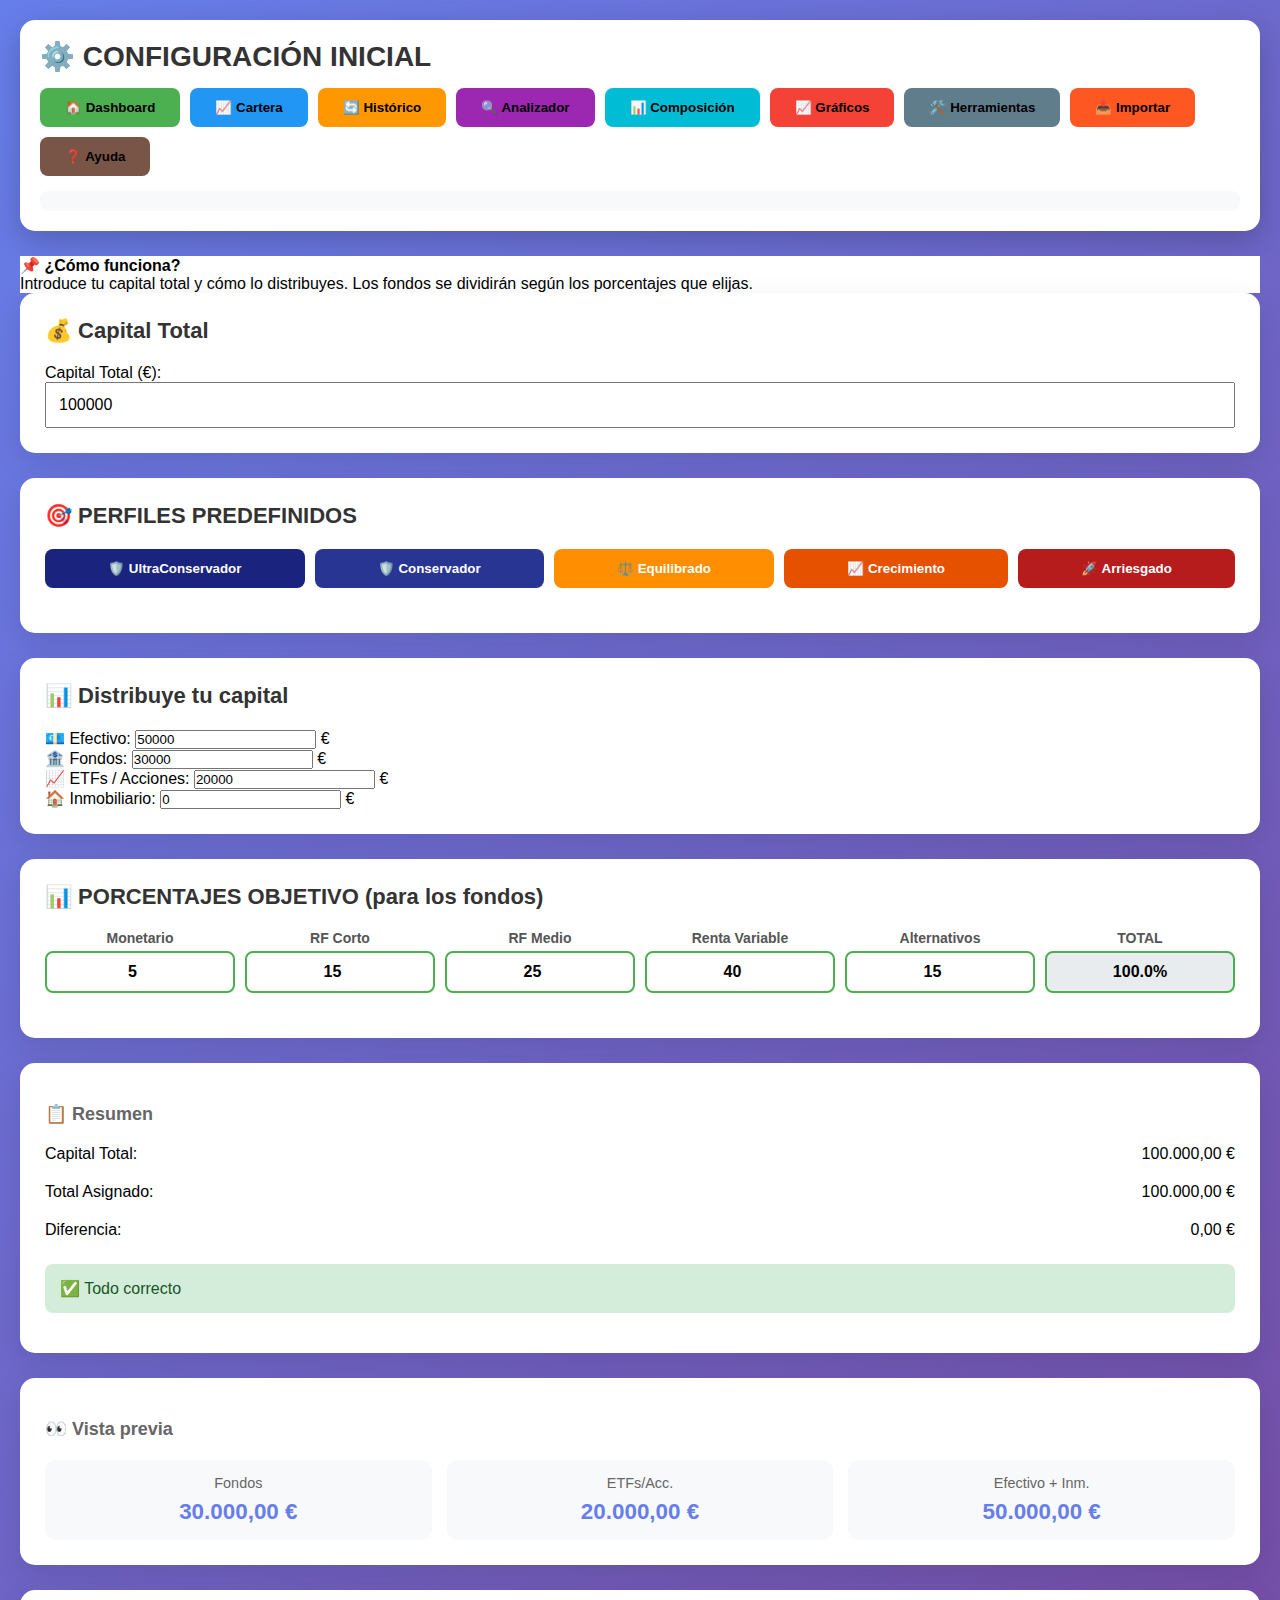
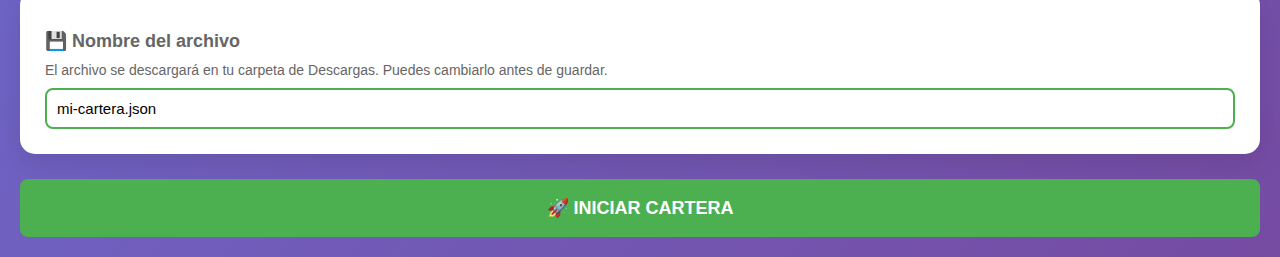
<file: configuracion-inicial.html>
<!DOCTYPE html>
<html lang="es">
<head>
    <meta charset="UTF-8">
    <meta name="viewport" content="width=device-width, initial-scale=1.0">
    <title>Configuración Inicial - Cartera de Inversión</title>
    <link rel="stylesheet" href="css/estilo.css">
    <style>
        .btn-volver {
            display: inline-block;
            margin-bottom: 20px;
            color: white;
            text-decoration: none;
            font-size: 1.1em;
        }
        .btn-volver:hover { text-decoration: underline; }
        .preview-grid {
            display: grid;
            grid-template-columns: repeat(3, 1fr);
            gap: 15px;
            text-align: center;
            margin-top: 20px;
        }
        .preview-item {
            padding: 15px;
            background: #f8f9fa;
            border-radius: 10px;
        }
        .preview-label {
            display: block;
            margin-bottom: 8px;
            color: #666;
            font-size: 0.9em;
        }
        .preview-value {
            display: block;
            font-size: 1.4em;
            font-weight: 600;
            color: #667eea;
        }
        .validacion-box {
            padding: 15px;
            border-radius: 8px;
            margin: 15px 0;
            font-weight: 500;
        }
        .validacion-success {
            background: #d4edda;
            color: #155724;
        }
        .validacion-warning {
            background: #fff3cd;
            color: #856404;
        }
        .perfiles-predet {
            display: flex;
            gap: 10px;
            flex-wrap: wrap;
            margin: 20px 0;
        }
        .btn-perfil {
            padding: 12px 20px;
            border: none;
            border-radius: 8px;
            cursor: pointer;
            font-weight: bold;
            color: white;
            transition: all 0.3s;
            flex: 1 1 auto;
            min-width: 120px;
        }
        .btn-perfil:hover {
            transform: translateY(-2px);
            box-shadow: 0 5px 15px rgba(0,0,0,0.2);
        }
        #barraEstado {
            background: #f8f9fa;
            padding: 10px;
            border-radius: 8px;
            margin-top: 15px;
            font-size: 14px;
        }
    </style>
</head>
<body>
    <div class="container">
        <div class="menu">
            <h1>⚙️ CONFIGURACIÓN INICIAL</h1>
            <div class="nav">
        <button style="background:#4CAF50;" onclick="location.href='dashboard.html'">🏠 Dashboard</button>
                <button style="background:#2196F3;" onclick="location.href='cartera.html'">📈 Cartera</button>
                <button style="background:#FF9800;" onclick="location.href='rebalanceos.html'">🔄 Histórico</button>
                <button style="background:#9C27B0;" onclick="location.href='analisis.html'">🔍 Analizador</button>
                <button style="background:#00BCD4;" onclick="location.href='composicion.html'">📊 Composición</button>
                <button style="background:#f44336;" onclick="location.href='graficos.html'">📈 Gráficos</button>
                <button style="background:#607D8B;" onclick="location.href='herramientas.html'">🛠️ Herramientas</button>
                <button style="background:#FF5722;" onclick="location.href='importar-cartera.html'">📥 Importar</button>
                <button style="background:#795548;" onclick="location.href='ayuda.html'">❓ Ayuda</button>
            </div>
            <div id="barraEstado"></div>
        </div>

        <div class="info-box" style="background: white;">
            <h4>📌 ¿Cómo funciona?</h4>
            <p>Introduce tu capital total y cómo lo distribuyes. Los fondos se dividirán según los porcentajes que elijas.</p>
        </div>
        
        <!-- Capital Total -->
        <div class="card">
            <h2>💰 Capital Total</h2>
            <label for="capitalTotal">Capital Total (€):</label>
            <input type="number" id="capitalTotal" value="100000" min="0" step="1000" style="width: 100%; padding: 12px; font-size: 16px;">
        </div>

        <!-- Perfiles predefinidos -->
        <div class="card">
            <h2>🎯 PERFILES PREDEFINIDOS</h2>
            <div class="perfiles-predet">
                <button class="btn-perfil" style="background: #1a237e;" onclick="aplicarPerfilConfiguracion('ultraconservador')">🛡️ UltraConservador</button>
                <button class="btn-perfil" style="background: #283593;" onclick="aplicarPerfilConfiguracion('conservador')">🛡️ Conservador</button>
                <button class="btn-perfil" style="background: #ff8f00;" onclick="aplicarPerfilConfiguracion('equilibrado')">⚖️ Equilibrado</button>
                <button class="btn-perfil" style="background: #e65100;" onclick="aplicarPerfilConfiguracion('crecimiento')">📈 Crecimiento</button>
                <button class="btn-perfil" style="background: #b71c1c;" onclick="aplicarPerfilConfiguracion('arriesgado')">🚀 Arriesgado</button>
            </div>
        </div>

        <!-- Distribución de activos -->
        <div class="card">
            <h2>📊 Distribuye tu capital</h2>
            
            <div class="input-group">
                <label for="efectivo">💶 Efectivo:</label>
                <input type="number" id="efectivo" value="50000" min="0" step="100">
                <span class="moneda">€</span>
            </div>

            <div class="input-group">
                <label for="fondos">🏦 Fondos:</label>
                <input type="number" id="fondos" value="30000" min="0" step="100">
                <span class="moneda">€</span>
            </div>

            <div class="input-group">
                <label for="etfs">📈 ETFs / Acciones:</label>
                <input type="number" id="etfs" value="20000" min="0" step="100">
                <span class="moneda">€</span>
            </div>

            <div class="input-group">
                <label for="inmobiliario">🏠 Inmobiliario:</label>
                <input type="number" id="inmobiliario" value="0" min="0" step="100">
                <span class="moneda">€</span>
            </div>
        </div>

        <!-- Porcentajes objetivo -->
        <div class="card">
            <h2>📊 PORCENTAJES OBJETIVO (para los fondos)</h2>
            <div class="porcentajes-grid">
                <div class="porcentaje-item"><label>Monetario</label><input type="number" id="pctMonetario" step="0.1" value="5"></div>
                <div class="porcentaje-item"><label>RF Corto</label><input type="number" id="pctRFCorto" step="0.1" value="15"></div>
                <div class="porcentaje-item"><label>RF Medio</label><input type="number" id="pctRFMedio" step="0.1" value="25"></div>
                <div class="porcentaje-item"><label>Renta Variable</label><input type="number" id="pctRV" step="0.1" value="40"></div>
                <div class="porcentaje-item"><label>Alternativos</label><input type="number" id="pctAlternativos" step="0.1" value="15"></div>
                <div class="porcentaje-item"><label>TOTAL</label><input type="text" id="totalPorcentajes" readonly value="100%" style="background:#e9ecef;"></div>
            </div>
        </div>

        <!-- Resumen y validación -->
        <div class="card">
            <h3>📋 Resumen</h3>
            <div class="resumen-item" style="display: flex; justify-content: space-between; padding: 10px 0;">
                <span>Capital Total:</span>
                <span id="resumenCapital">100,000.00 €</span>
            </div>
            <div class="resumen-item" style="display: flex; justify-content: space-between; padding: 10px 0;">
                <span>Total Asignado:</span>
                <span id="totalAsignado">0.00 €</span>
            </div>
            <div class="resumen-item" style="display: flex; justify-content: space-between; padding: 10px 0;">
                <span>Diferencia:</span>
                <span id="diferencia">100,000.00 €</span>
            </div>
            <div id="mensajeValidacion" class="validacion-box validacion-warning">
                ⚠️ Te faltan 100,000.00 € por asignar
            </div>
        </div>

        <!-- Vista previa -->
        <div class="card">
            <h3>👀 Vista previa</h3>
            <div class="preview-grid">
                <div class="preview-item">
                    <span class="preview-label">Fondos</span>
                    <span class="preview-value" id="previewFondos">0.00 €</span>
                </div>
                <div class="preview-item">
                    <span class="preview-label">ETFs/Acc.</span>
                    <span class="preview-value" id="previewEtfs">0.00 €</span>
                </div>
                <div class="preview-item">
                    <span class="preview-label">Efectivo + Inm.</span>
                    <span class="preview-value" id="previewEfectivoInm">0.00 €</span>
                </div>
            </div>
        </div>

        <!-- Nombre del archivo -->
        <div class="card">
            <h3>💾 Nombre del archivo</h3>
            <p style="color:#666; font-size:14px; margin-bottom:10px;">El archivo se descargará en tu carpeta de Descargas. Puedes cambiarlo antes de guardar.</p>
            <input type="text" id="nombreArchivo" value="mi-cartera.json"
                   style="width:100%; padding:10px; font-size:15px; border:2px solid #4CAF50; border-radius:8px;">
        </div>

        <!-- Botón principal -->
        <button id="iniciarCartera" disabled class="btn-primary" style="width:100%; padding: 18px; font-size: 18px;">🔒 INICIAR CARTERA</button>
    </div>

    <script>
    // ── Funciones standalone (no dependen de cartera.js) ─────────
    function calcularTotales(c) {
        if(!c) return { totalFondos:0, total:0 };
        const totalFondos = (c.monetario||0)+(c.rfCorto||0)+(c.rfMedio||0)+(c.rv||0)+(c.alternativos||0);
        const totalETFs   = (c.etfs||[]).reduce((s,e)=>s+(e.cantidad||0)*(e.precioActual||0),0);
        return { totalFondos, total: totalFondos + totalETFs + (c.efectivo||0) + (c.inmobiliario||0) };
    }

    function guardarEnArchivo(datos, nombre) {
        const blob = new Blob([JSON.stringify(datos, null, 2)], { type:'application/json' });
        const a    = document.createElement('a');
        a.href     = URL.createObjectURL(blob);
        a.download = nombre;
        document.body.appendChild(a); a.click();
        document.body.removeChild(a); URL.revokeObjectURL(a.href);
    }

    function mostrarModalGuardado(callback) {
        // Reemplazado por toast — el modal de confirmación confundía con el guardado automático
        const t = document.createElement('div');
        t.style.cssText = 'position:fixed;bottom:24px;right:24px;background:#2e7d32;color:white;padding:14px 22px;border-radius:12px;font-size:14px;font-weight:600;box-shadow:0 6px 20px rgba(0,0,0,.25);z-index:9999;';
        t.innerHTML = '⬇️ Archivo descargado en <strong>Descargas</strong>. Muévelo donde quieras conservarlo.';
        document.body.appendChild(t);
        setTimeout(() => { if(t.parentNode) t.remove(); if(callback) callback(); }, 3500);
    }
    </script>
    <script>
        // Función específica para perfiles en configuración
        function aplicarPerfilConfiguracion(clave) {
            const perfiles = {
                ultraconservador: { monetario: 30, rfCorto: 30, rfMedio: 25, rv: 10,  alternativos: 5  },
                conservador:      { monetario: 20, rfCorto: 25, rfMedio: 25, rv: 20,  alternativos: 10 },
                equilibrado:      { monetario: 5,  rfCorto: 15, rfMedio: 25, rv: 40,  alternativos: 15 },
                crecimiento:      { monetario: 2,  rfCorto: 10, rfMedio: 20, rv: 55,  alternativos: 13 },
                arriesgado:       { monetario: 0,  rfCorto: 5,  rfMedio: 15, rv: 70,  alternativos: 10 }
            };
            const perfil = perfiles[clave];
            if (!perfil) return;
            document.getElementById('pctMonetario').value    = perfil.monetario;
            document.getElementById('pctRFCorto').value      = perfil.rfCorto;
            document.getElementById('pctRFMedio').value      = perfil.rfMedio;
            document.getElementById('pctRV').value           = perfil.rv;
            document.getElementById('pctAlternativos').value = perfil.alternativos;
            actualizarTotalPorcentajes();
        }

        document.addEventListener('DOMContentLoaded', function() {
            const capitalTotal      = document.getElementById('capitalTotal');
            const efectivo          = document.getElementById('efectivo');
            const fondos            = document.getElementById('fondos');
            const etfsInput         = document.getElementById('etfs');
            const inmobiliario      = document.getElementById('inmobiliario');
            const totalAsignadoSpan = document.getElementById('totalAsignado');
            const diferenciaSpan    = document.getElementById('diferencia');
            const mensajeValidacion = document.getElementById('mensajeValidacion');
            const iniciarBtn        = document.getElementById('iniciarCartera');
            const resumenCapital    = document.getElementById('resumenCapital');
            const previewFondos     = document.getElementById('previewFondos');
            const previewEtfs       = document.getElementById('previewEtfs');
            const previewEfectivoInm = document.getElementById('previewEfectivoInm');

            function fmt(v) {
                return v.toLocaleString('es-ES', { minimumFractionDigits: 2, maximumFractionDigits: 2 }) + ' €';
            }

            function calcularTotalAsignado() {
                return (parseFloat(efectivo?.value)     || 0) +
                       (parseFloat(fondos?.value)       || 0) +
                       (parseFloat(etfsInput?.value)    || 0) +
                       (parseFloat(inmobiliario?.value) || 0);
            }

            function actualizarVistaPrevia() {
                const fondosVal       = parseFloat(fondos?.value)       || 0;
                const etfsVal         = parseFloat(etfsInput?.value)    || 0;
                const efectivoVal     = parseFloat(efectivo?.value)     || 0;
                const inmobiliarioVal = parseFloat(inmobiliario?.value) || 0;
                if (previewFondos)       previewFondos.textContent       = fmt(fondosVal);
                if (previewEtfs)         previewEtfs.textContent         = fmt(etfsVal);
                if (previewEfectivoInm)  previewEfectivoInm.textContent  = fmt(efectivoVal + inmobiliarioVal);
            }

            function actualizarResumen() {
                const capital    = parseFloat(capitalTotal?.value) || 0;
                const total      = calcularTotalAsignado();
                const diferencia = capital - total;

                if (resumenCapital)    resumenCapital.textContent    = fmt(capital);
                if (totalAsignadoSpan) totalAsignadoSpan.textContent = fmt(total);
                if (diferenciaSpan)    diferenciaSpan.textContent    = fmt(Math.abs(diferencia));

                if (mensajeValidacion) {
                    if (Math.abs(diferencia) < 0.01) {
                        mensajeValidacion.innerHTML = '✅ Todo correcto';
                        mensajeValidacion.className = 'validacion-box validacion-success';
                    } else {
                        mensajeValidacion.innerHTML = `⚠️ Te faltan ${fmt(diferencia)} por asignar`;
                        mensajeValidacion.className = 'validacion-box validacion-warning';
                    }
                }

                if (iniciarBtn) {
                    iniciarBtn.disabled    = Math.abs(diferencia) >= 0.01;
                    iniciarBtn.textContent = iniciarBtn.disabled ? '🔒 INICIAR CARTERA' : '🚀 INICIAR CARTERA';
                }
                actualizarVistaPrevia();
            }

            window.actualizarTotalPorcentajes = function() {
                const total = ['pctMonetario','pctRFCorto','pctRFMedio','pctRV','pctAlternativos']
                    .reduce((sum, id) => sum + (parseFloat(document.getElementById(id)?.value) || 0), 0);
                document.getElementById('totalPorcentajes').value = total.toFixed(1) + '%';
            };

            // Event listeners de los inputs
            [capitalTotal, efectivo, fondos, etfsInput, inmobiliario].forEach(el => {
                if (el) el.addEventListener('input', actualizarResumen);
            });
            ['pctMonetario','pctRFCorto','pctRFMedio','pctRV','pctAlternativos'].forEach(id => {
                const el = document.getElementById(id);
                if (el) el.addEventListener('input', actualizarTotalPorcentajes);
            });

            // Listener ÚNICO en el botón — sin prompt(), sin ventanas extra
            if (iniciarBtn) {
                iniciarBtn.addEventListener('click', function() {
                    // Deshabilitar inmediatamente para evitar doble clic
                    this.disabled    = true;
                    this.textContent = '⏳ Guardando...';

                    const capital         = parseFloat(capitalTotal?.value)  || 0;
                    const efectivoVal     = parseFloat(efectivo?.value)      || 0;
                    const fondosVal       = parseFloat(fondos?.value)        || 0;
                    const etfsVal         = parseFloat(etfsInput?.value)     || 0;
                    const inmobiliarioVal = parseFloat(inmobiliario?.value)  || 0;

                    const pcts = {
                        monetario:    parseFloat(document.getElementById('pctMonetario')?.value)    || 5,
                        rfCorto:      parseFloat(document.getElementById('pctRFCorto')?.value)      || 15,
                        rfMedio:      parseFloat(document.getElementById('pctRFMedio')?.value)      || 25,
                        rv:           parseFloat(document.getElementById('pctRV')?.value)           || 40,
                        alternativos: parseFloat(document.getElementById('pctAlternativos')?.value) || 15
                    };

                    const nuevaCartera = {
                        version: "3.0",
                        fecha: new Date().toISOString(),
                        cartera: {
                            capitalTotal: capital,
                            efectivo:     efectivoVal,
                            inmobiliario: inmobiliarioVal,
                            monetario:    fondosVal * pcts.monetario    / 100,
                            rfCorto:      fondosVal * pcts.rfCorto      / 100,
                            rfMedio:      fondosVal * pcts.rfMedio      / 100,
                            rv:           fondosVal * pcts.rv           / 100,
                            alternativos: fondosVal * pcts.alternativos / 100,
                            etfs:         [],
                            etfsValorInicial: etfsVal
                        },
                        configuracion: {
                            porcentajes: pcts,
                            perfilesPersonalizados: [],
                            tema: "claro"
                        },
                        historico: []
                    };

                    // Primer registro histórico
                    const totales = calcularTotales(nuevaCartera.cartera);
                    nuevaCartera.historico.push({
                        fecha:     new Date().toLocaleDateString(),
                        hora:      new Date().toLocaleTimeString(),
                        timestamp: Date.now(),
                        ...nuevaCartera.cartera,
                        total: totales.total
                    });

                    window.carteraActual = nuevaCartera;

                    // Guardar en localStorage para que cartera.html lo lea al abrirse
                    localStorage.setItem('carteraActual', JSON.stringify(nuevaCartera));

                    // Nombre del archivo desde el campo de texto (sin prompt())
                    let nombre = (document.getElementById('nombreArchivo')?.value || '').trim();
                    if (!nombre) nombre = 'mi-cartera.json';
                    if (!nombre.endsWith('.json')) nombre += '.json';

                    // Una sola descarga — sin diálogos extra del navegador
                    guardarEnArchivo(nuevaCartera, nombre);

                    // Redirigir SOLO cuando el usuario cierre el modal
                    mostrarModalGuardado(function() {
                        window.location.href = 'cartera.html';
                    });
                });
            }

            // Inicializar
            actualizarTotalPorcentajes();
            actualizarResumen();
        });
    </script>
</body>
</html>
</file>
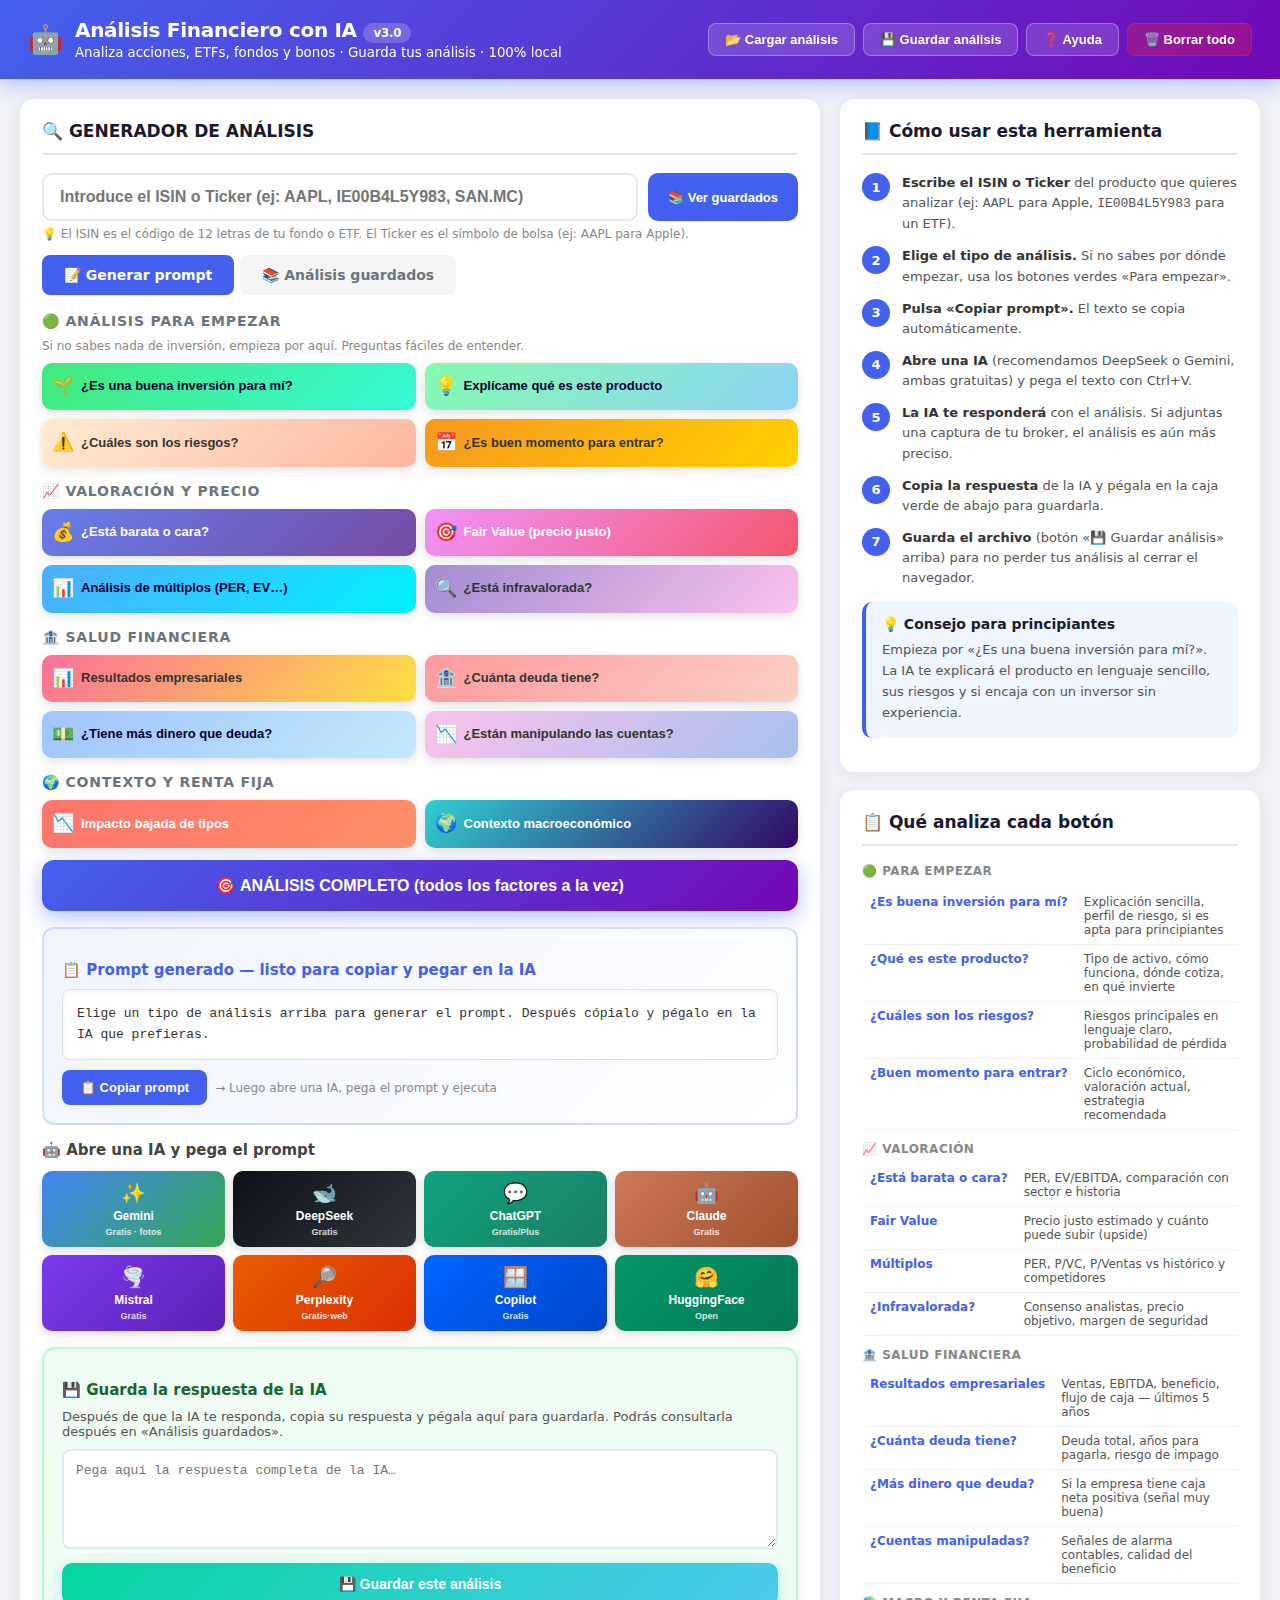
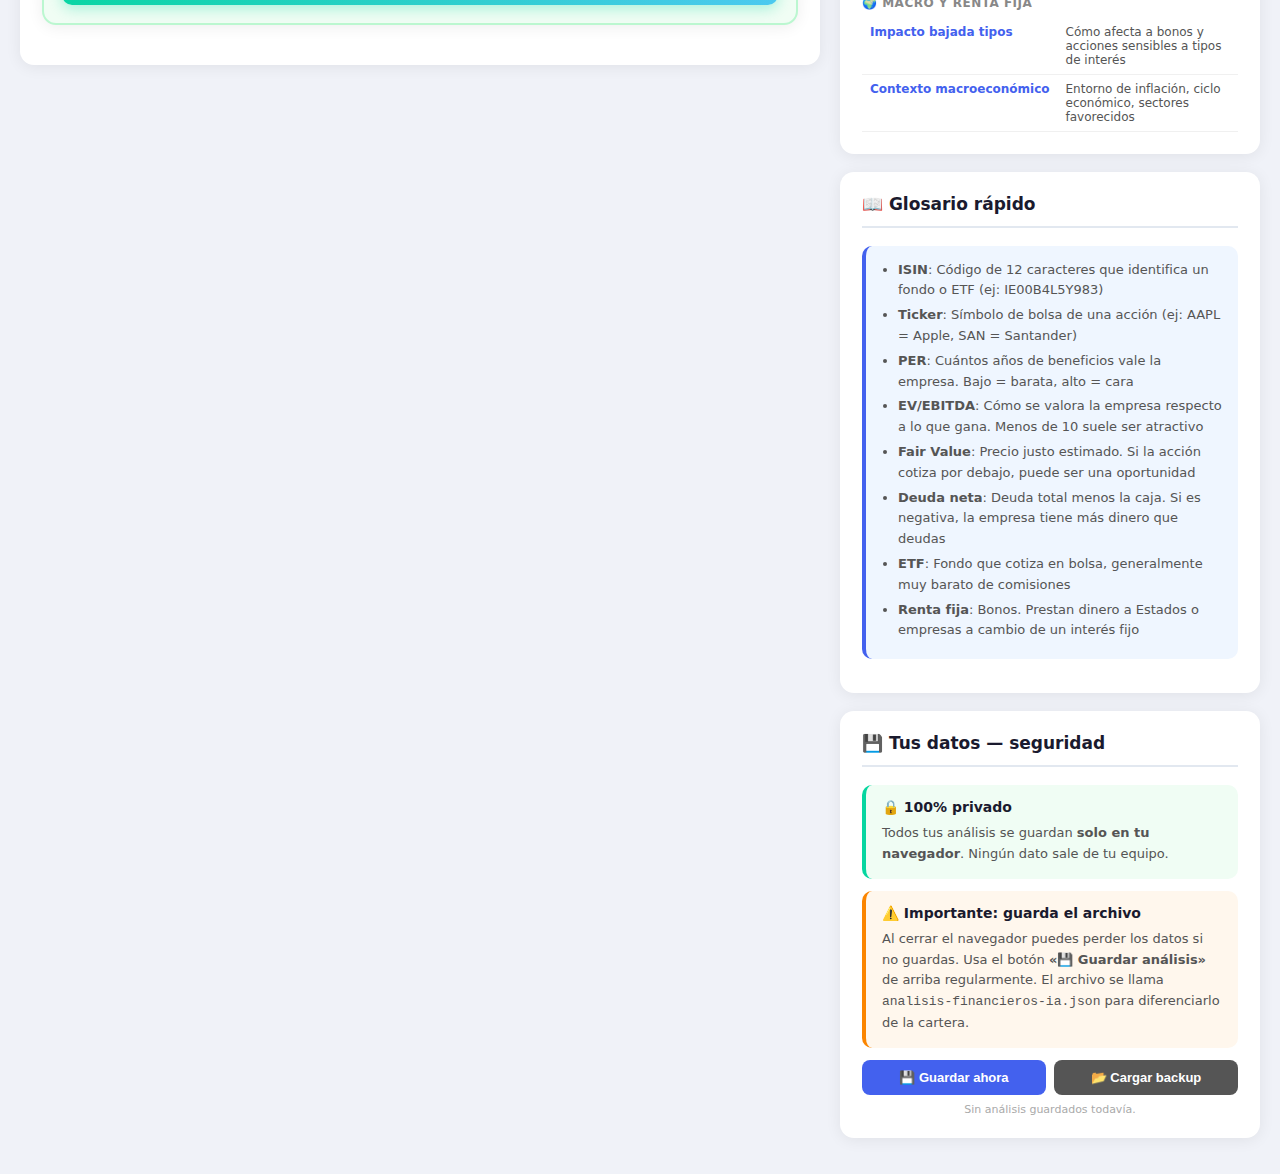
<file: herramienta-analisis-ia.html>
<!DOCTYPE html>
<html lang="es">
<head>
    <meta charset="UTF-8">
    <meta name="viewport" content="width=device-width, initial-scale=1.0">
    <title>🤖 Análisis Financiero con IA</title>
    <style>
        :root {
            --azul:      #4361ee;
            --azul-osc:  #3a0ca3;
            --morado:    #7209b7;
            --rosa:      #f72585;
            --cyan:      #4cc9f0;
            --verde:     #06d6a0;
            --naranja:   #fb8500;
            --rojo:      #ef233c;
            --oscuro:    #1a1a2e;
            --gris:      #6c757d;
            --fondo:     #f0f2f8;
            --card:      #ffffff;
            --borde:     #e2e8f0;
            --grad1: linear-gradient(135deg,#4361ee,#7209b7);
            --grad2: linear-gradient(135deg,#f72585,#7209b7);
            --grad3: linear-gradient(135deg,#4cc9f0,#4361ee);
            --grad4: linear-gradient(135deg,#06d6a0,#4cc9f0);
            --grad5: linear-gradient(135deg,#fb8500,#f72585);
        }

        * { margin:0; padding:0; box-sizing:border-box; }
        body {
            font-family: 'Segoe UI', system-ui, sans-serif;
            background: var(--fondo);
            min-height: 100vh;
        }

        /* ── CABECERA ─────────────────────────────── */
        .cabecera {
            background: var(--grad1);
            color: white;
            padding: 18px 28px;
            display: flex;
            align-items: center;
            justify-content: space-between;
            flex-wrap: wrap;
            gap: 12px;
            box-shadow: 0 4px 20px rgba(67,97,238,.4);
            position: sticky;
            top: 0;
            z-index: 100;
        }
        .cabecera-izq { display:flex; align-items:center; gap:12px; }
        .cabecera h1 { font-size:20px; font-weight:800; letter-spacing:-.3px; }
        .cabecera h1 small { font-size:12px; font-weight:500; opacity:.8; display:block; }
        .badge-v { background:rgba(255,255,255,.2); padding:3px 10px; border-radius:20px; font-size:12px; font-weight:700; }
        .cabecera-der { display:flex; gap:8px; flex-wrap:wrap; }
        .btn-cab {
            background:rgba(255,255,255,.15); border:1px solid rgba(255,255,255,.3);
            color:white; padding:8px 16px; border-radius:8px; cursor:pointer;
            font-size:13px; font-weight:600; transition:all .2s;
        }
        .btn-cab:hover { background:rgba(255,255,255,.28); }
        .btn-cab.peligro { background:rgba(239,35,60,.3); border-color:rgba(239,35,60,.5); }

        /* ── LAYOUT ───────────────────────────────── */
        .contenedor { max-width:1440px; margin:0 auto; padding:20px; }
        .grid-principal { display:grid; grid-template-columns:1fr 420px; gap:20px; }

        /* ── CARDS ────────────────────────────────── */
        .card {
            background:var(--card); border-radius:14px; padding:22px;
            box-shadow:0 2px 16px rgba(0,0,0,.07); margin-bottom:18px;
        }
        .card h2 {
            font-size:17px; font-weight:800; color:var(--oscuro); margin-bottom:18px;
            display:flex; align-items:center; gap:8px;
            border-bottom:2px solid var(--borde); padding-bottom:12px;
        }
        .card h3 { font-size:15px; font-weight:700; color:#444; margin:14px 0 10px; }

        /* ── CAMPO ISIN ───────────────────────────── */
        .isin-wrap {
            display:flex; gap:10px; align-items:stretch; margin-bottom:6px;
        }
        .isin-wrap input {
            flex:1; padding:13px 16px; border:2px solid var(--borde);
            border-radius:10px; font-size:16px; font-weight:600;
            transition:border-color .2s; color:var(--oscuro);
        }
        .isin-wrap input:focus { outline:none; border-color:var(--azul); }
        .btn-buscar-hist {
            background:var(--azul); color:white; border:none; border-radius:10px;
            padding:13px 20px; font-weight:700; cursor:pointer; white-space:nowrap;
            font-size:13px; transition:all .2s;
        }
        .btn-buscar-hist:hover { background:var(--azul-osc); }

        /* ── TABS ─────────────────────────────────── */
        .tabs { display:flex; gap:6px; margin-bottom:18px; }
        .tab {
            padding:10px 20px; border-radius:8px; cursor:pointer;
            font-weight:700; font-size:14px; color:var(--gris);
            background:#f5f5f5; border:2px solid transparent; transition:all .2s;
        }
        .tab.activo { background:var(--azul); color:white; border-color:var(--azul); }
        .tab-contenido { display:none; }
        .tab-contenido.activo { display:block; }

        /* ── BOTONES DE ANÁLISIS ──────────────────── */
        .grupo-titulo {
            font-weight:800; font-size:14px; color:var(--gris);
            text-transform:uppercase; letter-spacing:.8px;
            margin:16px 0 10px; display:flex; align-items:center; gap:6px;
        }
        .grid-botones { display:grid; grid-template-columns:repeat(2,1fr); gap:9px; margin-bottom:10px; }
        .btn-analisis {
            padding:12px 10px; border:none; border-radius:10px; cursor:pointer;
            font-weight:700; color:white; font-size:13px; text-align:left;
            transition:all .25s; display:flex; align-items:center; gap:7px;
            box-shadow:0 3px 10px rgba(0,0,0,.12); line-height:1.3;
        }
        .btn-analisis:hover { transform:translateY(-2px); box-shadow:0 6px 18px rgba(0,0,0,.2); }
        .btn-analisis .ico { font-size:18px; flex-shrink:0; }

        .btn-t1  { background:linear-gradient(135deg,#667eea,#764ba2); }
        .btn-t2  { background:linear-gradient(135deg,#f093fb,#f5576c); }
        .btn-t3  { background:linear-gradient(135deg,#4facfe,#00f2fe); color:#003; }
        .btn-t4  { background:linear-gradient(135deg,#43e97b,#38f9d7); color:#003; }
        .btn-t5  { background:linear-gradient(135deg,#fa709a,#fee140); color:#333; }
        .btn-t6  { background:linear-gradient(135deg,#a18cd1,#fbc2eb); color:#333; }
        .btn-t7  { background:linear-gradient(135deg,#ff9a9e,#fad0c4); color:#333; }
        .btn-t8  { background:linear-gradient(135deg,#84fab0,#8fd3f4); color:#003; }
        .btn-t9  { background:linear-gradient(135deg,#ffecd2,#fcb69f); color:#333; }
        .btn-t10 { background:linear-gradient(135deg,#a1c4fd,#c2e9fb); color:#003; }
        .btn-t11 { background:linear-gradient(135deg,#fbc2eb,#a6c1ee); color:#333; }
        .btn-t12 { background:linear-gradient(135deg,#fd746c,#ff9068); }
        .btn-t13 { background:linear-gradient(135deg,#30cfd0,#330867); }
        .btn-t14 { background:linear-gradient(135deg,#f7971e,#ffd200); color:#333; }

        .btn-completo {
            width:100%; padding:16px; border:none; border-radius:12px; cursor:pointer;
            font-weight:800; font-size:16px; color:white; margin:12px 0;
            background:var(--grad1); box-shadow:0 6px 20px rgba(67,97,238,.4);
            transition:all .25s; display:flex; align-items:center; justify-content:center; gap:10px;
        }
        .btn-completo:hover { transform:translateY(-2px); box-shadow:0 10px 28px rgba(67,97,238,.5); }

        /* ── PROMPT AREA ──────────────────────────── */
        .prompt-area {
            background:linear-gradient(135deg,#f0f4ff,#fff);
            border:2px solid rgba(67,97,238,.2); border-radius:12px; padding:18px; margin:16px 0;
        }
        .prompt-area h3 { color:var(--azul); margin-bottom:10px; }
        #promptGenerado {
            background:white; border:1px solid var(--borde); border-radius:8px;
            padding:14px; font-family:monospace; font-size:13px;
            white-space:pre-wrap; word-break:break-word;
            max-height:280px; overflow-y:auto; margin:10px 0;
            box-shadow:inset 0 2px 6px rgba(0,0,0,.05);
            color:#333; line-height:1.6;
        }
        .prompt-acciones { display:flex; gap:8px; flex-wrap:wrap; }

        /* ── BOTONES IAs ──────────────────────────── */
        .ia-grid { display:grid; grid-template-columns:repeat(4,1fr); gap:8px; margin:12px 0; }
        .btn-ia {
            padding:10px 8px; border:none; border-radius:10px; cursor:pointer;
            font-weight:700; color:white; font-size:12px; text-align:center;
            transition:all .2s; box-shadow:0 3px 10px rgba(0,0,0,.15);
            display:flex; flex-direction:column; align-items:center; gap:4px;
        }
        .btn-ia:hover { transform:translateY(-2px); box-shadow:0 6px 16px rgba(0,0,0,.22); }
        .btn-ia .ia-ico { font-size:20px; }
        .btn-ia .ia-plan { font-size:9px; opacity:.8; }
        .ia-gemini   { background:linear-gradient(135deg,#4285F4,#34A853); }
        .ia-deepseek { background:linear-gradient(135deg,#0d1117,#30363d); }
        .ia-chatgpt  { background:linear-gradient(135deg,#10a37f,#1a7f64); }
        .ia-claude   { background:linear-gradient(135deg,#cc785c,#a0522d); }
        .ia-mistral  { background:linear-gradient(135deg,#7c3aed,#5b21b6); }
        .ia-perplexity{ background:linear-gradient(135deg,#e85d04,#dc2f02); }
        .ia-copilot  { background:linear-gradient(135deg,#0066ff,#0044cc); }
        .ia-hf       { background:linear-gradient(135deg,#059669,#047857); }
        .btn-copiar-prompt {
            background:var(--azul); color:white; border:none; border-radius:8px;
            padding:10px 18px; font-weight:700; cursor:pointer; font-size:13px;
            transition:all .2s; display:flex; align-items:center; gap:6px;
        }
        .btn-copiar-prompt:hover { background:var(--azul-osc); }

        /* ── GUARDAR RESPUESTA ────────────────────── */
        .guardar-area textarea {
            width:100%; min-height:100px; padding:12px; font-family:monospace;
            font-size:13px; border:2px solid var(--borde); border-radius:8px;
            resize:vertical; transition:border-color .2s;
        }
        .guardar-area textarea:focus { outline:none; border-color:var(--azul); }
        .btn-guardar {
            width:100%; margin-top:10px; padding:13px; border:none; border-radius:10px;
            font-weight:800; font-size:14px; color:white; cursor:pointer;
            background:var(--grad4); box-shadow:0 4px 14px rgba(6,214,160,.3);
            transition:all .25s; display:flex; align-items:center; justify-content:center; gap:8px;
        }
        .btn-guardar:hover { transform:translateY(-2px); box-shadow:0 8px 20px rgba(6,214,160,.4); }

        /* ── HISTORIAL ────────────────────────────── */
        .buscador-hist { display:flex; gap:8px; margin-bottom:14px; }
        .buscador-hist input {
            flex:1; padding:11px 14px; border:2px solid var(--borde); border-radius:8px;
            font-size:14px; transition:border-color .2s;
        }
        .buscador-hist input:focus { outline:none; border-color:var(--azul); }
        .lista-items { max-height:420px; overflow-y:auto; display:flex; flex-direction:column; gap:8px; }
        .item-resp {
            background:#fafafa; border:1.5px solid var(--borde); border-radius:10px;
            padding:13px 15px; transition:all .2s; cursor:pointer;
        }
        .item-resp:hover { border-color:var(--azul); box-shadow:0 3px 12px rgba(67,97,238,.1); transform:translateX(3px); }
        .item-resp .isin-tag { font-weight:800; color:var(--azul); font-size:15px; }
        .item-resp .tipo-tag { font-size:11px; background:var(--azul); color:white; padding:2px 8px; border-radius:12px; font-weight:700; margin-left:8px; }
        .item-resp .fecha-tag { font-size:11px; color:var(--gris); margin-top:3px; }
        .item-resp .resumen-tag { font-size:12px; color:#666; margin-top:5px; white-space:nowrap; overflow:hidden; text-overflow:ellipsis; }
        .item-acciones { display:flex; gap:6px; margin-top:8px; justify-content:flex-end; }
        .btn-acc {
            padding:5px 12px; border:none; border-radius:6px; cursor:pointer;
            font-size:12px; font-weight:700; transition:all .2s;
        }
        .btn-acc:hover { transform:translateY(-1px); }
        .btn-acc.ver  { background:#4cc9f0; color:#003; }
        .btn-acc.edit { background:#7209b7; color:white; }
        .btn-acc.del  { background:#ef233c; color:white; }

        /* Detalle respuesta */
        .detalle-resp {
            background:#f8f9fa; border:2px solid var(--azul); border-radius:10px;
            padding:18px; margin-top:14px; display:none;
        }
        .detalle-cab { display:flex; justify-content:space-between; align-items:flex-start; gap:10px; margin-bottom:12px; flex-wrap:wrap; }
        .detalle-titulo { font-weight:800; color:var(--azul); font-size:15px; }
        .detalle-cuerpo { font-family:monospace; font-size:13px; white-space:pre-wrap; max-height:480px; overflow-y:auto; line-height:1.65; color:#333; }
        .detalle-acciones { display:flex; gap:8px; }

        /* ── COLUMNA DERECHA ──────────────────────── */
        .col-derecha {}

        /* Guía rápida */
        .paso-guia { display:flex; gap:12px; align-items:flex-start; margin-bottom:12px; }
        .paso-num { background:var(--azul); color:white; border-radius:50%; width:28px; height:28px; display:flex; align-items:center; justify-content:center; font-weight:800; font-size:13px; flex-shrink:0; }
        .paso-txt { font-size:13px; color:#555; line-height:1.55; }
        .paso-txt strong { color:#333; }

        /* Tipos de análisis tabla */
        .tipos-table { width:100%; border-collapse:collapse; font-size:12px; }
        .tipos-table td { padding:7px 8px; border-bottom:1px solid #f0f0f0; vertical-align:top; }
        .tipos-table td:first-child { font-weight:700; color:var(--azul); white-space:nowrap; }
        .tipos-table td:last-child { color:#555; }
        .tipos-table tr:hover { background:#f8f9fa; }

        /* Info boxes */
        .info-box { border-radius:10px; padding:14px 16px; margin-bottom:12px; }
        .info-box.azul  { background:#eff6ff; border-left:4px solid var(--azul); }
        .info-box.verde { background:#f0fdf4; border-left:4px solid var(--verde); }
        .info-box.naranja{ background:#fff7ed; border-left:4px solid var(--naranja); }
        .info-box.rojo  { background:#fef2f2; border-left:4px solid var(--rojo); }
        .info-box h4 { font-weight:800; font-size:14px; margin-bottom:8px; color:var(--oscuro); }
        .info-box p, .info-box li { font-size:13px; color:#555; line-height:1.6; }
        .info-box ul { margin-left:16px; }
        .info-box li { margin-bottom:4px; }

        /* ── MODAL ────────────────────────────────── */
        .modal { display:none; position:fixed; inset:0; background:rgba(0,0,0,.55); z-index:9999; align-items:center; justify-content:center; }
        .modal.abierto { display:flex; }
        .modal-cuerpo { background:white; border-radius:16px; padding:28px; max-width:700px; width:92%; max-height:88vh; overflow-y:auto; box-shadow:0 20px 60px rgba(0,0,0,.3); }
        .modal-cuerpo h3 { color:var(--azul); font-size:18px; margin-bottom:16px; }
        .modal-cuerpo textarea { width:100%; min-height:320px; padding:14px; font-family:monospace; font-size:13px; border:2px solid var(--borde); border-radius:8px; resize:vertical; }
        .modal-cuerpo textarea:focus { outline:none; border-color:var(--azul); }
        .modal-pie { display:flex; gap:10px; justify-content:flex-end; margin-top:14px; }
        .btn-modal-ok { background:var(--verde); color:white; border:none; border-radius:8px; padding:11px 22px; font-weight:700; cursor:pointer; font-size:14px; }
        .btn-modal-cancel { background:#e0e0e0; color:#444; border:none; border-radius:8px; padding:11px 22px; font-weight:700; cursor:pointer; font-size:14px; }

        /* ── MODAL CARGA/GUARDA ARCHIVO ───────────── */
        .modal-arch-cuerpo { text-align:center; }
        .zona-drop {
            border:3px dashed var(--azul); border-radius:14px; padding:36px 20px;
            margin:16px 0; cursor:pointer; transition:all .2s; background:#f8fbff;
        }
        .zona-drop:hover { background:#eff6ff; }
        .zona-drop .icono { font-size:48px; margin-bottom:10px; }
        .zona-drop p { color:#555; font-size:14px; }
        .zona-drop strong { color:var(--azul); }

        /* Toast */
        #toast {
            position:fixed; bottom:22px; right:22px; background:#1a1a2e; color:white;
            padding:13px 20px; border-radius:10px; font-size:14px; font-weight:600;
            z-index:99999; display:none; box-shadow:0 6px 20px rgba(0,0,0,.3);
            max-width:320px;
        }
        #toast.ok     { background:#06d6a0; color:#003; }
        #toast.error  { background:#ef233c; }
        #toast.info   { background:#4361ee; }

        /* ── RESPONSIVE ───────────────────────────── */
        @media(max-width:900px) {
            .grid-principal { grid-template-columns:1fr; }
            .ia-grid { grid-template-columns:repeat(4,1fr); }
        }
        @media(max-width:500px) {
            .grid-botones { grid-template-columns:1fr; }
            .ia-grid { grid-template-columns:repeat(2,1fr); }
            .cabecera { padding:12px 16px; }
        }
    </style>
</head>
<body>

<!-- ══ CABECERA ══════════════════════════════════════════ -->
<div class="cabecera">
    <div class="cabecera-izq">
        <span style="font-size:28px;">🤖</span>
        <div>
            <h1>Análisis Financiero con IA <span class="badge-v">v3.0</span></h1>
            <small>Analiza acciones, ETFs, fondos y bonos · Guarda tus análisis · 100% local</small>
        </div>
    </div>
    <div class="cabecera-der">
        <button class="btn-cab" onclick="abrirModalCarga()">📂 Cargar análisis</button>
        <button class="btn-cab" onclick="guardarArchivo()">💾 Guardar análisis</button>
        <button class="btn-cab" onclick="irAyuda()">❓ Ayuda</button>
        <button class="btn-cab peligro" onclick="confirmarBorrarTodo()">🗑️ Borrar todo</button>
    </div>
</div>

<!-- ══ CONTENEDOR ══════════════════════════════════════════ -->
<div class="contenedor">
<div class="grid-principal">

<!-- ════ COLUMNA IZQUIERDA ════════════════════════════════ -->
<div>
    <div class="card">
        <h2>🔍 GENERADOR DE ANÁLISIS</h2>

        <!-- Campo ISIN -->
        <div class="isin-wrap">
            <input type="text" id="isin" placeholder="Introduce el ISIN o Ticker (ej: AAPL, IE00B4L5Y983, SAN.MC)" autocomplete="off" oninput="this.value=this.value.toUpperCase()">
            <button class="btn-buscar-hist" onclick="buscarEnHistorial()">📚 Ver guardados</button>
        </div>
        <p style="font-size:12px;color:#888;margin-bottom:14px;">💡 El ISIN es el código de 12 letras de tu fondo o ETF. El Ticker es el símbolo de bolsa (ej: AAPL para Apple).</p>

        <!-- TABS -->
        <div class="tabs">
            <div class="tab activo" onclick="cambiarTab('generar',this)">📝 Generar prompt</div>
            <div class="tab" onclick="cambiarTab('historial',this)">📚 Análisis guardados <span id="badgeCount" style="background:#ef233c;color:white;border-radius:12px;padding:1px 7px;font-size:11px;margin-left:4px;display:none;">0</span></div>
        </div>

        <!-- ── TAB GENERAR ── -->
        <div id="tab-generar" class="tab-contenido activo">

            <!-- GRUPO: ANÁLISIS BÁSICO (para principiantes) -->
            <div class="grupo-titulo">🟢 Análisis para empezar</div>
            <p style="font-size:12px;color:#888;margin-bottom:10px;">Si no sabes nada de inversión, empieza por aquí. Preguntas fáciles de entender.</p>
            <div class="grid-botones">
                <button class="btn-analisis btn-t4" onclick="generarPrompt('basico1')">
                    <span class="ico">🌱</span><span>¿Es una buena inversión para mí?</span>
                </button>
                <button class="btn-analisis btn-t8" onclick="generarPrompt('basico2')">
                    <span class="ico">💡</span><span>Explícame qué es este producto</span>
                </button>
                <button class="btn-analisis btn-t9" onclick="generarPrompt('basico3')">
                    <span class="ico">⚠️</span><span>¿Cuáles son los riesgos?</span>
                </button>
                <button class="btn-analisis btn-t14" onclick="generarPrompt('basico4')">
                    <span class="ico">📅</span><span>¿Es buen momento para entrar?</span>
                </button>
            </div>

            <!-- GRUPO: VALORACIÓN -->
            <div class="grupo-titulo">📈 Valoración y precio</div>
            <div class="grid-botones">
                <button class="btn-analisis btn-t1" onclick="generarPrompt('val1')">
                    <span class="ico">💰</span><span>¿Está barata o cara?</span>
                </button>
                <button class="btn-analisis btn-t2" onclick="generarPrompt('val2')">
                    <span class="ico">🎯</span><span>Fair Value (precio justo)</span>
                </button>
                <button class="btn-analisis btn-t3" onclick="generarPrompt('val3')">
                    <span class="ico">📊</span><span>Análisis de múltiplos (PER, EV…)</span>
                </button>
                <button class="btn-analisis btn-t6" onclick="generarPrompt('val4')">
                    <span class="ico">🔍</span><span>¿Está infravalorada?</span>
                </button>
            </div>

            <!-- GRUPO: SALUD FINANCIERA -->
            <div class="grupo-titulo">🏦 Salud financiera</div>
            <div class="grid-botones">
                <button class="btn-analisis btn-t5" onclick="generarPrompt('sal1')">
                    <span class="ico">📊</span><span>Resultados empresariales</span>
                </button>
                <button class="btn-analisis btn-t7" onclick="generarPrompt('sal2')">
                    <span class="ico">🏦</span><span>¿Cuánta deuda tiene?</span>
                </button>
                <button class="btn-analisis btn-t10" onclick="generarPrompt('sal3')">
                    <span class="ico">💵</span><span>¿Tiene más dinero que deuda?</span>
                </button>
                <button class="btn-analisis btn-t11" onclick="generarPrompt('sal4')">
                    <span class="ico">📉</span><span>¿Están manipulando las cuentas?</span>
                </button>
            </div>

            <!-- GRUPO: MACRO Y RENTA FIJA -->
            <div class="grupo-titulo">🌍 Contexto y renta fija</div>
            <div class="grid-botones">
                <button class="btn-analisis btn-t12" onclick="generarPrompt('macro1')">
                    <span class="ico">📉</span><span>Impacto bajada de tipos</span>
                </button>
                <button class="btn-analisis btn-t13" onclick="generarPrompt('macro2')">
                    <span class="ico">🌍</span><span>Contexto macroeconómico</span>
                </button>
            </div>

            <!-- BOTÓN ANÁLISIS COMPLETO -->
            <button class="btn-completo" onclick="generarPrompt('completo')">
                🎯 ANÁLISIS COMPLETO (todos los factores a la vez)
            </button>

            <!-- ÁREA PROMPT GENERADO -->
            <div class="prompt-area">
                <h3>📋 Prompt generado — listo para copiar y pegar en la IA</h3>
                <div id="promptGenerado" style="background:white;border:1px solid #e0e0e0;border-radius:8px;padding:14px;font-family:monospace;font-size:13px;white-space:pre-wrap;max-height:280px;overflow-y:auto;color:#333;line-height:1.6;">Elige un tipo de análisis arriba para generar el prompt. Después cópialo y pégalo en la IA que prefieras.</div>
                <div class="prompt-acciones" style="margin-top:10px;gap:8px;display:flex;flex-wrap:wrap;">
                    <button class="btn-copiar-prompt" onclick="copiarPrompt()">📋 Copiar prompt</button>
                    <span style="font-size:12px;color:#888;align-self:center;">→ Luego abre una IA, pega el prompt y ejecuta</span>
                </div>
            </div>

            <!-- IAs DISPONIBLES -->
            <h3>🤖 Abre una IA y pega el prompt</h3>
            <div class="ia-grid">
                <button class="btn-ia ia-gemini" onclick="abrirIA('gemini')"><span class="ia-ico">✨</span>Gemini<span class="ia-plan">Gratis · fotos</span></button>
                <button class="btn-ia ia-deepseek" onclick="abrirIA('deepseek')"><span class="ia-ico">🐋</span>DeepSeek<span class="ia-plan">Gratis</span></button>
                <button class="btn-ia ia-chatgpt" onclick="abrirIA('chatgpt')"><span class="ia-ico">💬</span>ChatGPT<span class="ia-plan">Gratis/Plus</span></button>
                <button class="btn-ia ia-claude" onclick="abrirIA('claude')"><span class="ia-ico">🤖</span>Claude<span class="ia-plan">Gratis</span></button>
                <button class="btn-ia ia-mistral" onclick="abrirIA('mistral')"><span class="ia-ico">🌪️</span>Mistral<span class="ia-plan">Gratis</span></button>
                <button class="btn-ia ia-perplexity" onclick="abrirIA('perplexity')"><span class="ia-ico">🔎</span>Perplexity<span class="ia-plan">Gratis·web</span></button>
                <button class="btn-ia ia-copilot" onclick="abrirIA('copilot')"><span class="ia-ico">🪟</span>Copilot<span class="ia-plan">Gratis</span></button>
                <button class="btn-ia ia-hf" onclick="abrirIA('hf')"><span class="ia-ico">🤗</span>HuggingFace<span class="ia-plan">Open</span></button>
            </div>

            <!-- GUARDAR RESPUESTA -->
            <div class="card" style="background:#f0fdf4;border:2px solid #bbf7d0;margin-top:16px;padding:18px;">
                <h3 style="color:#166534;margin-bottom:10px;">💾 Guarda la respuesta de la IA</h3>
                <p style="font-size:13px;color:#555;margin-bottom:10px;">Después de que la IA te responda, copia su respuesta y pégala aquí para guardarla. Podrás consultarla después en «Análisis guardados».</p>
                <div class="guardar-area">
                    <textarea id="respuestaAGuardar" placeholder="Pega aquí la respuesta completa de la IA…"></textarea>
                    <button class="btn-guardar" onclick="guardarRespuesta()">💾 Guardar este análisis</button>
                </div>
            </div>
        </div>

        <!-- ── TAB HISTORIAL ── -->
        <div id="tab-historial" class="tab-contenido">
            <div class="buscador-hist">
                <input type="text" id="buscarIsin" placeholder="Buscar por ISIN o Ticker…" oninput="filtrarHistorial(this.value)">
                <button class="btn-buscar-hist" onclick="mostrarTodoHistorial()">📋 Ver todos</button>
            </div>
            <div id="listaRespuestas" class="lista-items">
                <p style="color:#888;text-align:center;padding:30px;font-size:14px;">No hay análisis guardados todavía.<br>Genera un prompt, pégalo en la IA y guarda la respuesta.</p>
            </div>
            <div id="detalleRespuesta" class="detalle-resp">
                <div class="detalle-cab">
                    <div>
                        <div class="detalle-titulo" id="detalleTitulo"></div>
                        <div style="font-size:12px;color:#888;margin-top:3px;" id="detalleFecha"></div>
                    </div>
                    <div class="detalle-acciones">
                        <button class="btn-acc edit" onclick="editarActual()">✏️ Editar</button>
                        <button class="btn-acc del" onclick="borrarActual()">🗑️ Borrar</button>
                        <button class="btn-acc ver" onclick="cerrarDetalle()">✕ Cerrar</button>
                    </div>
                </div>
                <div class="detalle-cuerpo" id="detalleCuerpo"></div>
            </div>
        </div>

    </div><!-- /card -->
</div><!-- /col izq -->

<!-- ════ COLUMNA DERECHA ══════════════════════════════════ -->
<div class="col-derecha">

    <!-- GUÍA RÁPIDA -->
    <div class="card">
        <h2>📘 Cómo usar esta herramienta</h2>
        <div class="paso-guia"><div class="paso-num">1</div><div class="paso-txt"><strong>Escribe el ISIN o Ticker</strong> del producto que quieres analizar (ej: <code>AAPL</code> para Apple, <code>IE00B4L5Y983</code> para un ETF).</div></div>
        <div class="paso-guia"><div class="paso-num">2</div><div class="paso-txt"><strong>Elige el tipo de análisis.</strong> Si no sabes por dónde empezar, usa los botones verdes «Para empezar».</div></div>
        <div class="paso-guia"><div class="paso-num">3</div><div class="paso-txt"><strong>Pulsa «Copiar prompt».</strong> El texto se copia automáticamente.</div></div>
        <div class="paso-guia"><div class="paso-num">4</div><div class="paso-txt"><strong>Abre una IA</strong> (recomendamos DeepSeek o Gemini, ambas gratuitas) y pega el texto con Ctrl+V.</div></div>
        <div class="paso-guia"><div class="paso-num">5</div><div class="paso-txt"><strong>La IA te responderá</strong> con el análisis. Si adjuntas una captura de tu broker, el análisis es aún más preciso.</div></div>
        <div class="paso-guia"><div class="paso-num">6</div><div class="paso-txt"><strong>Copia la respuesta</strong> de la IA y pégala en la caja verde de abajo para guardarla.</div></div>
        <div class="paso-guia"><div class="paso-num">7</div><div class="paso-txt"><strong>Guarda el archivo</strong> (botón «💾 Guardar análisis» arriba) para no perder tus análisis al cerrar el navegador.</div></div>

        <div class="info-box azul" style="margin-top:14px;">
            <h4>💡 Consejo para principiantes</h4>
            <p>Empieza por «¿Es una buena inversión para mí?». La IA te explicará el producto en lenguaje sencillo, sus riesgos y si encaja con un inversor sin experiencia.</p>
        </div>
    </div>

    <!-- TIPOS DE ANÁLISIS -->
    <div class="card">
        <h2>📋 Qué analiza cada botón</h2>

        <p style="font-size:12px;color:#888;margin-bottom:10px;font-weight:700;text-transform:uppercase;letter-spacing:.5px;">🟢 Para empezar</p>
        <table class="tipos-table">
            <tr><td>¿Es buena inversión para mí?</td><td>Explicación sencilla, perfil de riesgo, si es apta para principiantes</td></tr>
            <tr><td>¿Qué es este producto?</td><td>Tipo de activo, cómo funciona, dónde cotiza, en qué invierte</td></tr>
            <tr><td>¿Cuáles son los riesgos?</td><td>Riesgos principales en lenguaje claro, probabilidad de pérdida</td></tr>
            <tr><td>¿Buen momento para entrar?</td><td>Ciclo económico, valoración actual, estrategia recomendada</td></tr>
        </table>

        <p style="font-size:12px;color:#888;margin:12px 0 8px;font-weight:700;text-transform:uppercase;letter-spacing:.5px;">📈 Valoración</p>
        <table class="tipos-table">
            <tr><td>¿Está barata o cara?</td><td>PER, EV/EBITDA, comparación con sector e historia</td></tr>
            <tr><td>Fair Value</td><td>Precio justo estimado y cuánto puede subir (upside)</td></tr>
            <tr><td>Múltiplos</td><td>PER, P/VC, P/Ventas vs histórico y competidores</td></tr>
            <tr><td>¿Infravalorada?</td><td>Consenso analistas, precio objetivo, margen de seguridad</td></tr>
        </table>

        <p style="font-size:12px;color:#888;margin:12px 0 8px;font-weight:700;text-transform:uppercase;letter-spacing:.5px;">🏦 Salud financiera</p>
        <table class="tipos-table">
            <tr><td>Resultados empresariales</td><td>Ventas, EBITDA, beneficio, flujo de caja — últimos 5 años</td></tr>
            <tr><td>¿Cuánta deuda tiene?</td><td>Deuda total, años para pagarla, riesgo de impago</td></tr>
            <tr><td>¿Más dinero que deuda?</td><td>Si la empresa tiene caja neta positiva (señal muy buena)</td></tr>
            <tr><td>¿Cuentas manipuladas?</td><td>Señales de alarma contables, calidad del beneficio</td></tr>
        </table>

        <p style="font-size:12px;color:#888;margin:12px 0 8px;font-weight:700;text-transform:uppercase;letter-spacing:.5px;">🌍 Macro y renta fija</p>
        <table class="tipos-table">
            <tr><td>Impacto bajada tipos</td><td>Cómo afecta a bonos y acciones sensibles a tipos de interés</td></tr>
            <tr><td>Contexto macroeconómico</td><td>Entorno de inflación, ciclo económico, sectores favorecidos</td></tr>
        </table>
    </div>

    <!-- GLOSARIO RÁPIDO -->
    <div class="card">
        <h2>📖 Glosario rápido</h2>
        <div class="info-box azul">
            <ul>
                <li><strong>ISIN</strong>: Código de 12 caracteres que identifica un fondo o ETF (ej: IE00B4L5Y983)</li>
                <li><strong>Ticker</strong>: Símbolo de bolsa de una acción (ej: AAPL = Apple, SAN = Santander)</li>
                <li><strong>PER</strong>: Cuántos años de beneficios vale la empresa. Bajo = barata, alto = cara</li>
                <li><strong>EV/EBITDA</strong>: Cómo se valora la empresa respecto a lo que gana. Menos de 10 suele ser atractivo</li>
                <li><strong>Fair Value</strong>: Precio justo estimado. Si la acción cotiza por debajo, puede ser una oportunidad</li>
                <li><strong>Deuda neta</strong>: Deuda total menos la caja. Si es negativa, la empresa tiene más dinero que deudas</li>
                <li><strong>ETF</strong>: Fondo que cotiza en bolsa, generalmente muy barato de comisiones</li>
                <li><strong>Renta fija</strong>: Bonos. Prestan dinero a Estados o empresas a cambio de un interés fijo</li>
            </ul>
        </div>
    </div>

    <!-- ARCHIVO -->
    <div class="card">
        <h2>💾 Tus datos — seguridad</h2>
        <div class="info-box verde">
            <h4>🔒 100% privado</h4>
            <p>Todos tus análisis se guardan <strong>solo en tu navegador</strong>. Ningún dato sale de tu equipo.</p>
        </div>
        <div class="info-box naranja">
            <h4>⚠️ Importante: guarda el archivo</h4>
            <p>Al cerrar el navegador puedes perder los datos si no guardas. Usa el botón <strong>«💾 Guardar análisis»</strong> de arriba regularmente. El archivo se llama <code>analisis-financieros-ia.json</code> para diferenciarlo de la cartera.</p>
        </div>
        <div style="display:flex;gap:8px;margin-top:10px;flex-wrap:wrap;">
            <button class="btn-cab" style="background:var(--azul);border:none;color:white;border-radius:8px;padding:10px 16px;cursor:pointer;font-weight:700;flex:1;" onclick="guardarArchivo()">💾 Guardar ahora</button>
            <button class="btn-cab" style="background:#555;border:none;color:white;border-radius:8px;padding:10px 16px;cursor:pointer;font-weight:700;flex:1;" onclick="abrirModalCarga()">📂 Cargar backup</button>
        </div>
        <p style="font-size:11px;color:#aaa;margin-top:8px;text-align:center;" id="infoContador">Sin análisis guardados todavía.</p>
    </div>

</div><!-- /col der -->
</div><!-- /grid -->
</div><!-- /contenedor -->

<!-- ══ MODAL EDICIÓN ═════════════════════════════════════ -->
<div id="modalEdicion" class="modal">
    <div class="modal-cuerpo">
        <h3 id="modalTitulo">✏️ Editar análisis</h3>
        <textarea id="modalContenido" placeholder="Edita el contenido del análisis…"></textarea>
        <div class="modal-pie">
            <button class="btn-modal-ok" onclick="guardarEdicion()">💾 Guardar cambios</button>
            <button class="btn-modal-cancel" onclick="cerrarModal()">Cancelar</button>
        </div>
    </div>
</div>

<!-- ══ MODAL CARGA ARCHIVO ══════════════════════════════ -->
<div id="modalCarga" class="modal">
    <div class="modal-cuerpo modal-arch-cuerpo">
        <h3>📂 Cargar análisis guardados</h3>
        <p style="color:#555;font-size:14px;margin-bottom:10px;">Carga el archivo <code>analisis-financieros-ia.json</code> que guardaste anteriormente para recuperar todos tus análisis.</p>
        <div class="zona-drop" id="zonaDrop"
             onclick="document.getElementById('inputArchivo').click()"
             ondragover="event.preventDefault();this.style.background='#dbeafe'"
             ondragleave="this.style.background='#f8fbff'"
             ondrop="soltar(event)">
            <div class="icono">📂</div>
            <p><strong>Haz clic</strong> o <strong>arrastra</strong> el archivo aquí</p>
            <p style="font-size:12px;margin-top:6px;color:#888;">Solo archivos .json generados por esta herramienta</p>
        </div>
        <input type="file" id="inputArchivo" accept=".json" style="display:none" onchange="cargarArchivo(this)">
        <div id="infoArchivoCargado" style="display:none;background:#f0fdf4;border-radius:8px;padding:12px;margin-bottom:12px;font-size:13px;color:#166534;"></div>
        <div class="modal-pie">
            <button class="btn-modal-cancel" onclick="cerrarModalCarga()">Cancelar</button>
        </div>
    </div>
</div>

<!-- ══ TOAST ═════════════════════════════════════════════ -->
<div id="toast"></div>

<script>
// ══════════════════════════════════════════════════════════
//  CLAVE DE STORAGE — distinta a la de cartera de inversión
// ══════════════════════════════════════════════════════════
const STORAGE_KEY = 'analisisFinancierosIA_v3';

// ══════════════════════════════════════════════════════════
//  ESTADO GLOBAL
// ══════════════════════════════════════════════════════════
let analisis = cargarDeStorage();
let idxActual = -1;

function cargarDeStorage() {
    try { return JSON.parse(localStorage.getItem(STORAGE_KEY)) || []; }
    catch(e) { return []; }
}
function guardarEnStorage() {
    localStorage.setItem(STORAGE_KEY, JSON.stringify(analisis));
    actualizarContador();
}

// ══════════════════════════════════════════════════════════
//  TOAST
// ══════════════════════════════════════════════════════════
let toastTimer;
function toast(msg, tipo='ok', ms=2800) {
    const el = document.getElementById('toast');
    el.textContent = msg;
    el.className = tipo;
    el.style.display = 'block';
    clearTimeout(toastTimer);
    toastTimer = setTimeout(() => el.style.display='none', ms);
}

// ══════════════════════════════════════════════════════════
//  TABS
// ══════════════════════════════════════════════════════════
function cambiarTab(id, btn) {
    document.querySelectorAll('.tab').forEach(t => t.classList.remove('activo'));
    document.querySelectorAll('.tab-contenido').forEach(c => c.classList.remove('activo'));
    btn.classList.add('activo');
    document.getElementById('tab-'+id).classList.add('activo');
    if (id === 'historial') mostrarTodoHistorial();
}

// ══════════════════════════════════════════════════════════
//  IAs
// ══════════════════════════════════════════════════════════
const IA_URLS = {
    gemini:    'https://gemini.google.com',
    deepseek:  'https://chat.deepseek.com',
    chatgpt:   'https://chatgpt.com',
    claude:    'https://claude.ai',
    mistral:   'https://mistral.ai/en/mistral-ai-studio-for-individuals',
    perplexity:'https://www.perplexity.ai',
    copilot:   'https://copilot.microsoft.com',
    hf:        'https://huggingface.co/chat'
};
function abrirIA(id) { window.open(IA_URLS[id], '_blank'); }

// ══════════════════════════════════════════════════════════
//  COPIAR PROMPT
// ══════════════════════════════════════════════════════════
function copiarPrompt() {
    const txt = document.getElementById('promptGenerado').innerText;
    if (txt.startsWith('Elige un tipo')) { toast('Primero genera un prompt', 'error'); return; }
    navigator.clipboard.writeText(txt)
        .then(() => toast('✅ Prompt copiado al portapapeles', 'ok'))
        .catch(() => toast('❌ No se pudo copiar. Usa Ctrl+A y Ctrl+C manualmente.', 'error'));
}

// ══════════════════════════════════════════════════════════
//  GUARDAR RESPUESTA
// ══════════════════════════════════════════════════════════
function guardarRespuesta() {
    const isin = document.getElementById('isin').value.trim().toUpperCase();
    const resp = document.getElementById('respuestaAGuardar').value.trim();
    const tipo = document.getElementById('promptGenerado').dataset.tipo || 'General';

    if (!isin) { toast('Introduce el ISIN o Ticker primero', 'error'); return; }
    if (!resp) { toast('Pega la respuesta de la IA antes de guardar', 'error'); return; }

    analisis.push({
        id: Date.now(),
        isin,
        tipo,
        fecha: new Date().toLocaleDateString('es-ES'),
        hora:  new Date().toLocaleTimeString('es-ES', {hour:'2-digit',minute:'2-digit'}),
        contenido: resp,
        editado: false
    });

    guardarEnStorage();
    document.getElementById('respuestaAGuardar').value = '';
    actualizarBadge();
    toast('✅ Análisis guardado correctamente', 'ok');
}

// ══════════════════════════════════════════════════════════
//  HISTORIAL
// ══════════════════════════════════════════════════════════
function mostrarTodoHistorial() {
    renderLista(analisis);
}

function buscarEnHistorial() {
    const isin = document.getElementById('isin').value.trim().toUpperCase();
    if (!isin) { toast('Introduce un ISIN primero', 'info'); return; }
    document.getElementById('buscarIsin').value = isin;
    filtrarHistorial(isin);
    // Cambiar tab
    document.querySelectorAll('.tab')[1].click();
}

function filtrarHistorial(term) {
    const t = term.trim().toUpperCase();
    const filtrado = t ? analisis.filter(a => a.isin.includes(t)) : analisis;
    renderLista(filtrado);
}

function renderLista(lista) {
    const el = document.getElementById('listaRespuestas');
    cerrarDetalle();
    if (!lista.length) {
        el.innerHTML = '<p style="color:#888;text-align:center;padding:30px;font-size:14px;">No se encontraron análisis guardados.</p>';
        return;
    }
    const sorted = [...lista].sort((a,b) => b.id - a.id);
    el.innerHTML = sorted.map(a => {
        const idxReal = analisis.indexOf(a);
        return `<div class="item-resp" onclick="verRespuesta(${idxReal})">
            <div style="display:flex;align-items:center;flex-wrap:wrap;gap:4px;">
                <span class="isin-tag">${a.isin}</span>
                <span class="tipo-tag">${a.tipo||'General'}</span>
                ${a.editado ? '<span style="font-size:10px;background:#f59e0b;color:#fff;padding:1px 6px;border-radius:8px;">editado</span>' : ''}
            </div>
            <div class="fecha-tag">${a.fecha} ${a.hora}</div>
            <div class="resumen-tag">${a.contenido.substring(0,120)}…</div>
            <div class="item-acciones" onclick="event.stopPropagation()">
                <button class="btn-acc ver"  onclick="verRespuesta(${idxReal})">👁️ Ver</button>
                <button class="btn-acc edit" onclick="abrirEdicion(${idxReal})">✏️ Editar</button>
                <button class="btn-acc del"  onclick="borrar(${idxReal})">🗑️ Borrar</button>
            </div>
        </div>`;
    }).join('');
}

function verRespuesta(idx) {
    const a = analisis[idx];
    if (!a) return;
    idxActual = idx;
    document.getElementById('detalleTitulo').textContent = `${a.isin} — ${a.tipo||'Análisis'}`;
    document.getElementById('detalleFecha').textContent = `${a.fecha} ${a.hora}${a.editado?' · editado':''}`;
    document.getElementById('detalleCuerpo').textContent = a.contenido;
    const el = document.getElementById('detalleRespuesta');
    el.style.display = 'block';
    el.scrollIntoView({behavior:'smooth', block:'nearest'});
}

function cerrarDetalle() {
    document.getElementById('detalleRespuesta').style.display = 'none';
    idxActual = -1;
}

function editarActual() { if (idxActual >= 0) abrirEdicion(idxActual); }
function borrarActual()  { if (idxActual >= 0) borrar(idxActual); }

function abrirEdicion(idx) {
    const a = analisis[idx];
    if (!a) return;
    idxActual = idx;
    document.getElementById('modalTitulo').textContent = `✏️ Editando: ${a.isin} — ${a.fecha}`;
    document.getElementById('modalContenido').value = a.contenido;
    document.getElementById('modalEdicion').classList.add('abierto');
}

function guardarEdicion() {
    const contenido = document.getElementById('modalContenido').value.trim();
    if (!contenido) { toast('El contenido no puede estar vacío', 'error'); return; }
    analisis[idxActual].contenido = contenido;
    analisis[idxActual].editado = true;
    guardarEnStorage();
    cerrarModal();
    mostrarTodoHistorial();
    if (document.getElementById('detalleRespuesta').style.display === 'block') verRespuesta(idxActual);
    toast('✅ Análisis actualizado', 'ok');
}

function borrar(idx) {
    const a = analisis[idx];
    if (!a) return;
    if (!confirm(`¿Borrar el análisis de ${a.isin} del ${a.fecha}? Esta acción no se puede deshacer.`)) return;
    analisis.splice(idx, 1);
    guardarEnStorage();
    actualizarBadge();
    mostrarTodoHistorial();
    cerrarDetalle();
    toast('🗑️ Análisis borrado', 'info');
}

function cerrarModal() { document.getElementById('modalEdicion').classList.remove('abierto'); }

// ══════════════════════════════════════════════════════════
//  GUARDAR / CARGAR ARCHIVO JSON
// ══════════════════════════════════════════════════════════
function generarNombreAnalisis() {
    const n = new Date();
    const dd = String(n.getDate()).padStart(2,'0');
    const mm = String(n.getMonth()+1).padStart(2,'0');
    const yy = n.getFullYear();
    const hh = String(n.getHours()).padStart(2,'0');
    const mi = String(n.getMinutes()).padStart(2,'0');
    return `analisis_financiero_${dd}${mm}${yy}_${hh}${mi}.json`;
}

function guardarArchivo() {
    if (!analisis.length) { toast('No hay análisis que guardar todavía', 'info'); return; }
    const nombre = generarNombreAnalisis();
    const blob = new Blob([JSON.stringify({
        app: 'analisis-financieros-ia',
        version: '3.0',
        exportado: new Date().toISOString(),
        totalAnalisis: analisis.length,
        datos: analisis
    }, null, 2)], {type:'application/json'});
    const a = document.createElement('a');
    a.href = URL.createObjectURL(blob);
    a.download = nombre;
    a.click();
    URL.revokeObjectURL(a.href);
    toast(`✅ Guardado: ${nombre} (${analisis.length} análisis)`, 'ok', 3500);
}

function abrirModalCarga() { document.getElementById('modalCarga').classList.add('abierto'); }
function cerrarModalCarga() { document.getElementById('modalCarga').classList.remove('abierto'); }

function soltar(e) {
    e.preventDefault();
    document.getElementById('zonaDrop').style.background = '#f8fbff';
    const file = e.dataTransfer.files[0];
    if (file) procesarArchivo(file);
}

function cargarArchivo(input) {
    if (input.files[0]) procesarArchivo(input.files[0]);
}

function procesarArchivo(file) {
    const reader = new FileReader();
    reader.onload = e => {
        try {
            const json = JSON.parse(e.target.result);
            // Compatibilidad: puede ser el objeto envoltorio o el array directo
            const datos = json.datos || (Array.isArray(json) ? json : null);
            if (!datos) throw new Error('Formato no reconocido. Asegúrate de cargar el archivo correcto (analisis-financieros-ia.json).');

            // Verificar que no es el archivo de la cartera de inversión
            if (json.app === 'cartera-inversion' || json.cartera || json.version === '3.0' && !json.datos) {
                throw new Error('Este parece ser el archivo de la cartera de inversión, no de análisis. Usa el archivo correcto: analisis-financieros-ia.json');
            }

            const previos = analisis.length;
            // Merge: no duplicar (por id)
            const idsExistentes = new Set(analisis.map(a => a.id));
            const nuevos = datos.filter(a => !idsExistentes.has(a.id));
            analisis = [...analisis, ...nuevos];
            guardarEnStorage();
            actualizarBadge();

            document.getElementById('infoArchivoCargado').style.display = 'block';
            document.getElementById('infoArchivoCargado').innerHTML =
                `✅ <strong>Cargado correctamente</strong><br>${nuevos.length} análisis nuevos añadidos · ${datos.length - nuevos.length} ya existían · Total ahora: ${analisis.length}`;

            toast(`✅ ${nuevos.length} análisis cargados`, 'ok', 3500);
            setTimeout(() => cerrarModalCarga(), 2500);
        } catch(err) {
            toast('❌ ' + err.message, 'error', 5000);
        }
    };
    reader.readAsText(file);
}

// ══════════════════════════════════════════════════════════
//  CONTADOR Y BADGE
// ══════════════════════════════════════════════════════════
function actualizarContador() {
    const el = document.getElementById('infoContador');
    if (el) el.textContent = analisis.length
        ? `${analisis.length} análisis guardados en el navegador.`
        : 'Sin análisis guardados todavía.';
    actualizarBadge();
}
function actualizarBadge() {
    const b = document.getElementById('badgeCount');
    if (!b) return;
    if (analisis.length > 0) { b.style.display='inline'; b.textContent=analisis.length; }
    else b.style.display='none';
}

// ══════════════════════════════════════════════════════════
//  BORRAR TODO
// ══════════════════════════════════════════════════════════
function confirmarBorrarTodo() {
    if (!analisis.length) { toast('No hay análisis que borrar', 'info'); return; }
    if (!confirm(`⚠️ ¿Borrar TODOS los ${analisis.length} análisis guardados? Esta acción NO se puede deshacer.\n\nGuarda el archivo antes si quieres hacer una copia de seguridad.`)) return;
    analisis = [];
    guardarEnStorage();
    actualizarBadge();
    mostrarTodoHistorial();
    toast('🗑️ Todos los análisis borrados', 'info');
}

// ══════════════════════════════════════════════════════════
//  AYUDA
// ══════════════════════════════════════════════════════════
function irAyuda() { window.open('ayuda-analisis-ia.html', '_blank'); }

// ══════════════════════════════════════════════════════════
//  AVISO AL SALIR — modal con nombre dinámico
// ══════════════════════════════════════════════════════════
let _analisisGuardadoConfirmado = false;

function mostrarModalSalidaAnalisis(callback) {
    if (document.getElementById('_modalSalidaA')) return;
    const nombre = generarNombreAnalisis();
    const overlay = document.createElement('div');
    overlay.id = '_modalSalidaA';
    overlay.style.cssText = 'position:fixed;inset:0;background:rgba(0,0,0,.65);z-index:99999;display:flex;align-items:center;justify-content:center;padding:20px;';
    overlay.innerHTML = `
        <div style="background:white;border-radius:18px;padding:32px 28px;max-width:420px;width:100%;box-shadow:0 20px 60px rgba(0,0,0,.4);text-align:center;">
            <div style="font-size:52px;margin-bottom:12px;">💾</div>
            <h3 style="font-size:19px;color:#333;margin-bottom:10px;font-weight:800;">¿Guardar antes de salir?</h3>
            <p style="font-size:14px;color:#666;line-height:1.65;margin-bottom:22px;">
                Se descargará el archivo<br>
                <strong style="color:#4361ee;font-size:13px;">${nombre}</strong><br>
                con todos tus análisis guardados.
            </p>
            <div style="display:flex;gap:10px;margin-bottom:10px;">
                <button id="_btnGSA" style="flex:1;padding:14px;background:linear-gradient(135deg,#4361ee,#7209b7);color:white;border:none;border-radius:10px;font-size:15px;font-weight:800;cursor:pointer;">💾 Guardar y salir</button>
                <button id="_btnSSA" style="flex:1;padding:14px;background:#f0f0f0;color:#555;border:none;border-radius:10px;font-size:15px;font-weight:700;cursor:pointer;">Salir sin guardar</button>
            </div>
            <button id="_btnCSA" style="background:none;border:none;color:#aaa;font-size:13px;cursor:pointer;padding:6px;">↩ Cancelar — quedarme aquí</button>
        </div>`;
    document.body.appendChild(overlay);
    document.getElementById('_btnGSA').onclick = () => { guardarArchivo(); _analisisGuardadoConfirmado = true; document.body.removeChild(overlay); if(callback) callback(true); };
    document.getElementById('_btnSSA').onclick = () => { _analisisGuardadoConfirmado = true; document.body.removeChild(overlay); if(callback) callback(true); };
    document.getElementById('_btnCSA').onclick = () => { document.body.removeChild(overlay); if(callback) callback(false); };
}

// Sin beforeunload nativo — el modal de cierre de análisis gestiona el aviso

document.addEventListener('click', e => {
    const link = e.target.closest('a[href]');
    if (link) {
        const href = link.getAttribute('href') || '';
        if (href && href !== '#' && !href.startsWith('javascript') && !href.startsWith('mailto')) {
            if (analisis.length > 0 && !_analisisGuardadoConfirmado) {
                e.preventDefault();
                mostrarModalSalidaAnalisis(ok => { if(ok) location.href = href; });
            }
        }
    }
});

// ══════════════════════════════════════════════════════════
//  GENERADOR DE PROMPTS — mejorados para principiantes
// ══════════════════════════════════════════════════════════
function generarPrompt(tipo) {
    const isin = document.getElementById('isin').value.trim().toUpperCase();
    if (!isin) { toast('Introduce el ISIN o Ticker primero', 'error'); return; }

    const f = new Date().toLocaleDateString('es-ES');
    const cabecera = `🤖 ANÁLISIS FINANCIERO CON IA
Fecha: ${f}
Producto: ${isin}
═══════════════════════════════════════════════════

INSTRUCCIONES GENERALES PARA LA IA:
• Identifica automáticamente el tipo de producto (acción, ETF, fondo, bono…)
• Usa datos reales y actualizados; si no tienes algún dato, indícalo claramente
• Habla en español y en un lenguaje sencillo que pueda entender alguien sin conocimientos financieros
• Evita jerga técnica innecesaria; si usas un término técnico, explícalo brevemente
• Emite siempre un veredicto claro y una recomendación concreta al final
═══════════════════════════════════════════════════

`;

    const PROMPTS = {

// ── BÁSICOS (para principiantes) ──────────────────────────
basico1: `TIPO DE ANÁLISIS: ¿Es una buena inversión para mí?
${cabecera}
Explica este producto financiero a alguien que NO sabe de inversión. Por favor:

1. ¿QUÉ ES ESTE PRODUCTO?
   - Explícalo como si se lo explicaras a alguien que nunca ha invertido
   - ¿En qué invierte? ¿Qué tipo de activo es? (acción, ETF, fondo, bono…)
   - ¿Dónde cotiza y quién lo gestiona?

2. ¿PARA QUÉ TIPO DE PERSONA ES ADECUADO?
   - ¿Es apto para un inversor principiante o requiere experiencia?
   - ¿Qué horizonte temporal tiene sentido? (¿meses, años, décadas?)
   - ¿Con qué perfil de riesgo encaja? (conservador, moderado, arriesgado)

3. ¿CUÁLES SON LOS PUNTOS POSITIVOS?
   - ¿Por qué podría ser una buena inversión?
   - ¿Ha generado buenas rentabilidades históricamente?
   - ¿Tiene ventajas frente a otras alternativas similares?

4. ¿CUÁLES SON LOS PUNTOS NEGATIVOS O RIESGOS?
   - ¿Qué podría salir mal?
   - ¿Cuánto podría perderse en el peor caso?
   - ¿Hay factores de riesgo específicos que deba conocer?

5. ¿QUÉ COMISIONES TIENE?
   - ¿Cuánto cuesta mantener este producto al año?
   - ¿Hay comisiones de compra o venta?

6. VEREDICTO SENCILLO:
   - ¿Es una buena inversión para un principiante? ¿Sí/No/Depende?
   - ¿Qué debería saber antes de invertir en él?
   - ¿Hay algo mejor para un principiante?`,

basico2: `TIPO DE ANÁLISIS: Explícame qué es este producto
${cabecera}
Necesito entender qué es este producto financiero desde cero. Por favor:

1. DEFINICIÓN SIMPLE:
   - ¿Qué es exactamente? Explícalo con una analogía cotidiana si es posible
   - ¿En qué categoría entra? (acción, ETF, fondo de inversión, bono, plan de pensiones…)

2. ¿EN QUÉ INVIERTE?
   - ¿Qué empresas, países o activos hay dentro?
   - ¿Está diversificado o concentrado en pocas cosas?

3. DATOS BÁSICOS:
   - Nombre completo del producto
   - Gestora o empresa que lo emite
   - País de registro y divisa
   - Tamaño del fondo o capitalización
   - ¿Reparte dividendos/cupones o los acumula?

4. CÓMO FUNCIONA:
   - ¿Cómo gana dinero el inversor con este producto?
   - ¿Cómo se compra y vende? ¿Hace falta un broker especial?
   - ¿Tiene mínimo de inversión?

5. COMPARACIÓN:
   - ¿En qué se diferencia de una cuenta de ahorros, un depósito o un fondo típico de banco?
   - ¿Cuál sería un producto similar para comparar?

6. RESUMEN EN 3 FRASES:
   Explica el producto en un máximo de 3 frases como si fuera para un amigo sin conocimientos financieros.`,

basico3: `TIPO DE ANÁLISIS: ¿Cuáles son los riesgos?
${cabecera}
Quiero entender todos los riesgos de este producto antes de invertir. Por favor:

1. NIVEL DE RIESGO GENERAL:
   - En una escala del 1 al 10 (1=muy seguro, 10=muy arriesgado), ¿dónde está este producto?
   - ¿Por qué?

2. ¿PUEDO PERDER DINERO?
   - ¿Es posible perder parte o todo lo invertido? ¿En qué circunstancias?
   - ¿Cuánto se perdió en la última gran crisis (2008, COVID-2020, etc.)?
   - ¿Tardó mucho en recuperarse?

3. RIESGOS ESPECÍFICOS:
   - Riesgo de mercado: ¿cuánto fluctúa normalmente?
   - Riesgo de divisa: ¿cotiza en otra moneda? ¿Podría el euro/dólar afectarme?
   - Riesgo de concentración: ¿está muy concentrado en pocos activos o países?
   - Riesgo de liquidez: ¿puedo vender cuando quiera o hay penalizaciones?
   - Riesgo de gestora/empresa: ¿y si quiebra la empresa o el gestor?

4. SEÑALES DE ALARMA:
   - ¿Hay algo preocupante en este producto actualmente?
   - ¿Tiene deuda excesiva, problemas legales, competencia agresiva…?

5. CÓMO MITIGAR EL RIESGO:
   - ¿Cómo se puede reducir el riesgo si invierto en este producto?
   - ¿Tiene sentido combinarlo con otros activos?

6. VEREDICTO DE RIESGO:
   - ¿Es el nivel de riesgo apropiado para alguien que empieza a invertir?
   - ¿Qué alternativa menos arriesgada existe?`,

basico4: `TIPO DE ANÁLISIS: ¿Es buen momento para entrar?
${cabecera}
Quiero saber si ahora mismo es un buen momento para invertir en este producto. Por favor:

1. SITUACIÓN ACTUAL DEL PRECIO:
   - ¿Dónde cotiza ahora? ¿Está cerca de máximos, mínimos o en zona media?
   - ¿Ha subido o bajado mucho recientemente?
   - ¿Cuál es el rango de los últimos 12 meses?

2. VALORACIÓN ACTUAL:
   - ¿Está caro o barato en comparación con su historia?
   - ¿Los analistas creen que puede subir o bajar?

3. CONTEXTO ECONÓMICO:
   - ¿El entorno actual (tipos de interés, inflación, crecimiento) favorece este producto?
   - ¿Hay riesgos macro que puedan afectarle?

4. ESTRATEGIA RECOMENDADA:
   - ¿Comprar ahora de golpe o ir comprando poco a poco (DCA)?
   - ¿Cuánto tiempo debería mantener la inversión?
   - ¿Con qué precio de entrada sería una ganga? ¿Y a partir de qué precio estaría caro?

5. ESCENARIOS:
   - Escenario optimista: ¿cuánto podría subir en 12 meses?
   - Escenario neutral: ¿qué rentabilidad se esperaría?
   - Escenario pesimista: ¿cuánto podría caer?

6. VEREDICTO:
   - ¿COMPRAR AHORA / ESPERAR / EVITAR?
   - Razona el veredicto en 2-3 frases sencillas.`,

// ── VALORACIÓN ────────────────────────────────────────────
val1: `TIPO DE ANÁLISIS: ¿Está barata o cara?
${cabecera}
Analiza si el precio actual de este producto es atractivo. Usa estos ratios:

RATIOS DE VALORACIÓN:
• PER (Price/Earnings): valor actual, histórico a 5 años, media del sector → ¿barata (<15), normal (15-20) o cara (>25)?
• PER Forward (estimaciones próximos 12 meses)
• EV/EBITDA: valor actual, histórico, sector → ¿atractivo (<10), normal (10-14) o caro (>15)?
• Precio/Valor Contable (P/VC): comparación histórica y sector
• Precio/Ventas: comparación histórica y sector

CONTEXTO:
• ¿Está en el rango alto o bajo de los últimos 5 años?
• ¿El consenso de analistas dice que está barata o cara?
• ¿Precio objetivo medio de analistas?
• ¿Cuánto upside potencial hay desde el precio actual?

SALUD FINANCIERA BÁSICA:
• ¿Tiene más caja que deuda? (muy positivo)
• ¿Los beneficios crecen?

VEREDICTO VALORACIÓN:
• BARATA / EN PRECIO / CARA (justifica con datos)
• ¿Margen de seguridad? ¿Vale la pena el riesgo?`,

val2: `TIPO DE ANÁLISIS: Fair Value — precio justo
${cabecera}
Calcula el precio justo de este producto usando varios métodos:

MÉTODOS DE VALORACIÓN:
1. DCF simplificado: ¿cuál es el valor intrínseco estimado?
2. Múltiplos históricos: ¿a qué precio cotizaría con su PER y EV/EBITDA histórico promedio?
3. Precio objetivo consenso analistas: media, mínimo y máximo
4. Valor contable ajustado

RESULTADO:
• Fair Value mínimo: X €
• Fair Value central: X €
• Fair Value máximo: X €
• Precio actual: X €
• Upside potencial: X% (si cotiza por debajo del fair value)
• Downside riesgo: X% (si cotiza por encima)

¿COINCIDEN LOS MODELOS?
• ¿La mayoría de métodos apuntan al mismo rango?
• ¿Cuánto margen de seguridad hay?

VEREDICTO:
• ¿Es una ganga, está en precio justo o está cara?
• ¿Cuál sería un precio de entrada atractivo?`,

val3: `TIPO DE ANÁLISIS: Análisis de múltiplos
${cabecera}
Analiza todos los múltiplos de valoración relevantes y compáralos:

MÚLTIPLOS (valor actual vs histórico 5 años vs sector):

1. PER — Precio / Beneficio por acción
   • Actual: | Histórico: | Sector: | Conclusión:
   • Escala: <15 barato, 15-20 normal, >25 caro

2. EV/EBITDA — Valor empresa / EBITDA
   • Actual: | Histórico: | Sector: | Conclusión:
   • Escala: <8 muy barato, 8-12 normal, >15 caro (penaliza la deuda)

3. P/VC — Precio / Valor en Libros
   • Actual: | Histórico: | Sector: | Conclusión:
   • Cerca de 1: activos justifican el precio

4. P/Ventas — Precio / Ingresos
   • Actual: | Histórico: | Sector: | Conclusión:

5. PEG — PER / Crecimiento esperado
   • <1: barato dado su crecimiento | >2: caro dado su crecimiento

COMPARATIVA CON COMPETIDORES:
• ¿Cómo está en relación a sus 3 principales competidores?

VEREDICTO:
• ¿Los múltiplos son atractivos en conjunto?
• ¿Está infravalorada, en precio o cara por múltiplos?`,

val4: `TIPO DE ANÁLISIS: ¿Está infravalorada?
${cabecera}
Determina si este producto está infravalorado usando análisis fundamental:

FAIR VALUE Y UPSIDE:
• Estimación de valor justo (varios métodos)
• Upside: (Fair Value - Precio actual) / Precio actual × 100
• ¿El upside supera el 20%? (señal de infravaloración relevante)

CONSENSO DE ANALISTAS:
• Precio objetivo medio: X €
• Rango: Mínimo X € — Máximo X €
• Recomendaciones: X comprar | X mantener | X vender
• ¿La mayoría recomienda comprar?

SALUD FINANCIERA (puntuación 1-5 en cada área):
• Rentabilidad (ROE, márgenes): /5
• Crecimiento (ingresos, EBITDA): /5
• Solidez financiera (deuda, caja): /5
• Generación de caja (FCF): /5
• Puntuación total: /20

SEÑALES VERDES (marcar las que apliquen):
☐ Más caja que deuda
☐ EBITDA creciente
☐ Dividendo creciente
☐ Insider buying (directivos comprando acciones propias)
☐ Recompra de acciones
☐ Cotizando en mínimos de 52 semanas

VEREDICTO:
• INFRAVALORADA / EN PRECIO / SOBREVALORADA
• ¿Cuánto margen de seguridad real hay?`,

// ── SALUD FINANCIERA ──────────────────────────────────────
sal1: `TIPO DE ANÁLISIS: Resultados empresariales
${cabecera}
Analiza la evolución de los resultados de los últimos 5 años:

DATOS A PROPORCIONAR (tabla por año si es posible):
Año | Ingresos | EBITDA | Beneficio neto | FCF operativo | Margen EBITDA%

ANÁLISIS DE TENDENCIAS:
• ¿Los ingresos crecen año a año? ¿A qué ritmo (CAGR)?
• ¿El EBITDA mejora? ¿Los márgenes se amplían o comprimen?
• ¿El beneficio neto crece al mismo ritmo que el EBITDA? (si no, ¿por qué?)
• ¿El flujo de caja operativo es positivo y creciente?

CALIDAD DEL BENEFICIO:
• ¿El beneficio contable se convierte en caja real? (FCF vs Beneficio neto)
• ¿Hay partidas extraordinarias que distorsionen los resultados?

COMPARACIÓN CON SECTOR:
• ¿Crece más o menos que sus competidores principales?
• ¿Márgenes por encima o por debajo de la media sectorial?

VEREDICTO:
• ¿Empresa en crecimiento, madurez o declive?
• ¿La tendencia de resultados justifica la inversión?
• Calificación general de resultados: EXCELENTE / BUENA / MEDIOCRE / PREOCUPANTE`,

sal2: `TIPO DE ANÁLISIS: ¿Cuánta deuda tiene?
${cabecera}
Analiza la situación de deuda de esta empresa en lenguaje sencillo:

DATOS DE DEUDA:
• Deuda total: X €
• Caja y equivalentes: X €
• Deuda neta (deuda - caja): X €
• EBITDA anual: X €
• Ratio Deuda Neta / EBITDA: X veces

INTERPRETACIÓN SENCILLA DEL RATIO:
• Menos de 1 año: EXCELENTE — puede pagar toda la deuda con un año de beneficios
• 1-2 años: BUENO — situación cómoda y controlada
• 2-3 años: ACEPTABLE — hay que vigilarlo, pero no es preocupante
• 3-4 años: PREOCUPANTE — la deuda limita el crecimiento
• Más de 4 años: PELIGROSO — riesgo real de problemas financieros

COBERTURA DE INTERESES:
• ¿Cuánto paga al año en intereses?
• EBITDA / Intereses = X veces (si es <3, preocupante)

VENCIMIENTOS:
• ¿Cuándo vence la deuda principal? ¿Tiene acceso a refinanciación?

IMPACTO EN DIVIDENDO:
• ¿La deuda pone en peligro el dividendo actual?

VEREDICTO:
• ¿Deuda CONTROLADA, PREOCUPANTE o PELIGROSA?
• ¿Es un problema que puede lastrar la acción?`,

sal3: `TIPO DE ANÁLISIS: ¿Tiene más dinero que deuda?
${cabecera}
Este análisis busca saber si la empresa tiene "caja neta positiva", que es una situación financiera muy sana:

QUÉ SIGNIFICA TENER MÁS CAJA QUE DEUDA:
Imagina que una empresa debe 100€ pero tiene 150€ en el banco. Aunque tuviese que pagar toda la deuda hoy, aún le sobrarían 50€. Eso se llama "caja neta positiva" y es una señal excelente.

DATOS:
• Deuda total de la empresa: X €
• Dinero disponible (caja + inversiones a corto plazo): X €
• Deuda neta (deuda - caja): X €
  → Si es NEGATIVA: la empresa tiene MÁS DINERO QUE DEUDAS ✅
  → Si es POSITIVA: tiene más deudas que dinero (normal, pero hay que vigilar cuánto)

¿POR QUÉ ES IMPORTANTE?
Una empresa con caja neta positiva puede:
✓ Pagar su deuda en cualquier momento
✓ Mantener o aumentar el dividendo incluso en crisis
✓ Hacer adquisiciones sin endeudarse más
✓ Resistir recesiones sin problemas

TENDENCIA:
• ¿La caja ha crecido o disminuido en los últimos 3 años?
• ¿Genera suficiente caja operativa para mantener esta posición?

VEREDICTO:
• ¿Tiene caja neta positiva? ¿Es esto normal en su sector?
• ¿La situación financiera es una fortaleza o una debilidad?`,

sal4: `TIPO DE ANÁLISIS: ¿Están manipulando las cuentas?
${cabecera}
Analiza la calidad del beneficio y busca señales de manipulación contable:

¿QUÉ ES LA MANIPULACIÓN CONTABLE? (explicar brevemente en lenguaje sencillo)
A veces las empresas usan trucos legales para que sus cuentas parezcan mejores de lo que son. No significa necesariamente fraude, pero sí es una señal de alarma.

SEÑALES A INVESTIGAR:

1. DIVERGENCIA EBITDA vs FLUJO DE CAJA:
   • ¿El EBITDA crece pero el flujo de caja libre (FCF) no?
   • Diferencia EBITDA - FCF: si es muy grande, ¿por qué?

2. CAMBIOS CONTABLES SOSPECHOSOS:
   • ¿Ha cambiado la política de amortización recientemente?
   • ¿Capitaliza gastos que antes iban a la cuenta de resultados?
   • ¿Hay partidas "extraordinarias" recurrentes? (señal de alarma)

3. PROVISIONES:
   • ¿Las provisiones suben o bajan de forma inusual?
   • ¿Se revierten provisiones para inflar el beneficio?

4. COMPARACIÓN CON COMPETIDORES:
   • ¿El margen EBITDA es muy superior a sus competidores sin justificación clara?

5. ADVERTENCIAS DE AUDITORÍA:
   • ¿El auditor ha puesto salvedades o advertencias en las cuentas?
   • ¿Ha cambiado de auditor recientemente? (a veces señal de conflicto)

6. EVOLUCIÓN DEL CAPITAL CIRCULANTE:
   • ¿Los clientes tardan más en pagar (mayor período de cobro)?
   • ¿El inventario crece más rápido que las ventas?

VEREDICTO:
• ¿Hay señales de alarma contables? (ninguna / algunas / muchas)
• ¿El beneficio reportado es de calidad o artificialmente inflado?
• ¿Recomendarías revisar con más detalle antes de invertir?`,

// ── MACRO Y RENTA FIJA ────────────────────────────────────
macro1: `TIPO DE ANÁLISIS: Impacto de la bajada de tipos de interés
${cabecera}
CONCEPTO BÁSICO (explicar en lenguaje sencillo):
Cuando los bancos centrales bajan los tipos de interés, el dinero se vuelve más barato y eso afecta de formas distintas a cada inversión. Explica cómo afecta específicamente a este producto.

SI ES RENTA FIJA (bonos, fondos de bonos):
• Duración del producto: X años
   → ¿Qué significa? Si los tipos bajan 1%, el precio sube aproximadamente X% (duración × 1%)
• ¿Tiene convexidad positiva? (amplifica las subidas, amortigua las bajadas)
• Rendimiento actual (yield): X%
• ¿Es atractivo comparado con depósitos bancarios?
• Si los tipos bajan como se espera, ¿cuánto podría ganar el inversor?

SI ES RENTA VARIABLE (acciones, ETFs de bolsa):
• ¿Este sector se beneficia de tipos más bajos? (inmobiliario, utilities, growth tech: sí / bancos: menos)
• ¿Reducen los costes de financiación de la empresa?
• ¿Hace que la valoración actual parezca más atractiva?

CONTEXTO ACTUAL:
• ¿Qué se espera de los tipos en los próximos 12 meses?
• ¿Ya ha descontado el mercado las bajadas esperadas?
• ¿Qué pasa si los tipos no bajan como se espera?

VEREDICTO:
• ¿Este producto se beneficia de bajadas de tipos? ¿Mucho, poco o nada?
• ¿Es buen momento para comprar anticipando las bajadas?`,

macro2: `TIPO DE ANÁLISIS: Contexto macroeconómico
${cabecera}
Analiza cómo afecta el entorno económico actual a este producto:

SITUACIÓN ECONÓMICA ACTUAL:
• Inflación actual y tendencia (¿subiendo, bajando, controlada?)
• Tipos de interés: ¿en máximos? ¿empezando a bajar?
• Crecimiento económico: ¿expansión, ralentización o recesión?
• Desempleo y consumo

IMPACTO EN ESTE PRODUCTO CONCRETO:
• ¿El sector al que pertenece se beneficia o perjudica del ciclo actual?
• ¿Es un sector defensivo (aguanta las crisis) o cíclico (muy sensible a la economía)?
• ¿La inflación afecta a sus costes o ingresos?

GEOPOLÍTICA Y RIESGOS GLOBALES:
• ¿Hay conflictos, sanciones o tensiones que afecten a este activo o sector?
• ¿Depende de materias primas o suministros que puedan encarecerse?

POSICIONAMIENTO DE INVERSORES:
• ¿Qué hacen los grandes inversores (fondos, instituciones) con este tipo de activo?
• ¿Hay flujos de entrada o salida del sector?

VEREDICTO:
• ¿El contexto macro es favorable, neutral o desfavorable para este producto?
• ¿Algún riesgo macro específico que deba conocer antes de invertir?
• ¿Qué cambio macroeconómico podría perjudicarle más?`,

// ── ANÁLISIS COMPLETO ─────────────────────────────────────
completo: `TIPO DE ANÁLISIS: ANÁLISIS COMPLETO
${cabecera}
Realiza un análisis exhaustivo y completo de este producto. Organiza la respuesta con estas secciones:

━━━ 1. IDENTIFICACIÓN Y DESCRIPCIÓN ━━━
• Nombre completo, tipo de producto, sector, país, divisa
• ¿Qué hace esta empresa/producto? Explícalo en 2-3 frases sencillas

━━━ 2. PARA QUÉ TIPO DE INVERSOR ES ━━━
• Perfil de riesgo adecuado (1 a 10)
• Horizonte temporal mínimo recomendado
• ¿Apto para principiantes? ¿Por qué?

━━━ 3. RESULTADOS FINANCIEROS (5 años) ━━━
• Ingresos, EBITDA, Beneficio neto, FCF
• Tendencias y calidad del beneficio

━━━ 4. VALORACIÓN ━━━
• PER, EV/EBITDA, P/VC, P/Ventas (actual vs histórico vs sector)
• Fair Value estimado y upside/downside
• Precio objetivo analistas

━━━ 5. SITUACIÓN FINANCIERA ━━━
• Deuda neta / EBITDA
• ¿Más caja que deuda?
• Calificación crediticia si aplica

━━━ 6. RENTABILIDAD ━━━
• ROE, ROCE, márgenes bruto/neto/EBITDA
• Dividendo: ¿reparte? ¿es sostenible? ¿crece?

━━━ 7. RIESGOS PRINCIPALES ━━━
• Top 3-5 riesgos en lenguaje sencillo
• ¿Cuánto podría caer en el peor caso?

━━━ 8. CONTEXTO ACTUAL ━━━
• ¿Es buen momento para entrar?
• ¿Qué dice el mercado y los analistas?

━━━ 9. VEREDICTO FINAL ━━━
• COMPRAR / MANTENER / VENDER — con justificación clara
• Precio objetivo a 12 meses
• Estrategia recomendada (compra única o DCA)
• Stop loss sugerido
• Resumen en 3 frases para alguien sin conocimientos financieros`
    };

    const nombresTipos = {
        basico1:'¿Buena inversión para mí?', basico2:'¿Qué es este producto?',
        basico3:'¿Cuáles son los riesgos?', basico4:'¿Buen momento para entrar?',
        val1:'¿Está barata o cara?', val2:'Fair Value', val3:'Múltiplos',
        val4:'¿Infravalorada?', sal1:'Resultados empresariales', sal2:'Deuda',
        sal3:'¿Más dinero que deuda?', sal4:'¿Cuentas manipuladas?',
        macro1:'Impacto bajada tipos', macro2:'Contexto macro', completo:'Análisis completo'
    };

    const promptEl = document.getElementById('promptGenerado');
    promptEl.innerText = PROMPTS[tipo] || '—';
    promptEl.dataset.tipo = nombresTipos[tipo] || tipo;
    promptEl.scrollIntoView({behavior:'smooth', block:'nearest'});
    toast('📋 Prompt listo — cópialo y pégalo en la IA', 'info');
}

// ══════════════════════════════════════════════════════════
//  INIT
// ══════════════════════════════════════════════════════════
document.addEventListener('DOMContentLoaded', () => {
    actualizarContador();
    actualizarBadge();
});
</script>
</body>
</html>
</file>
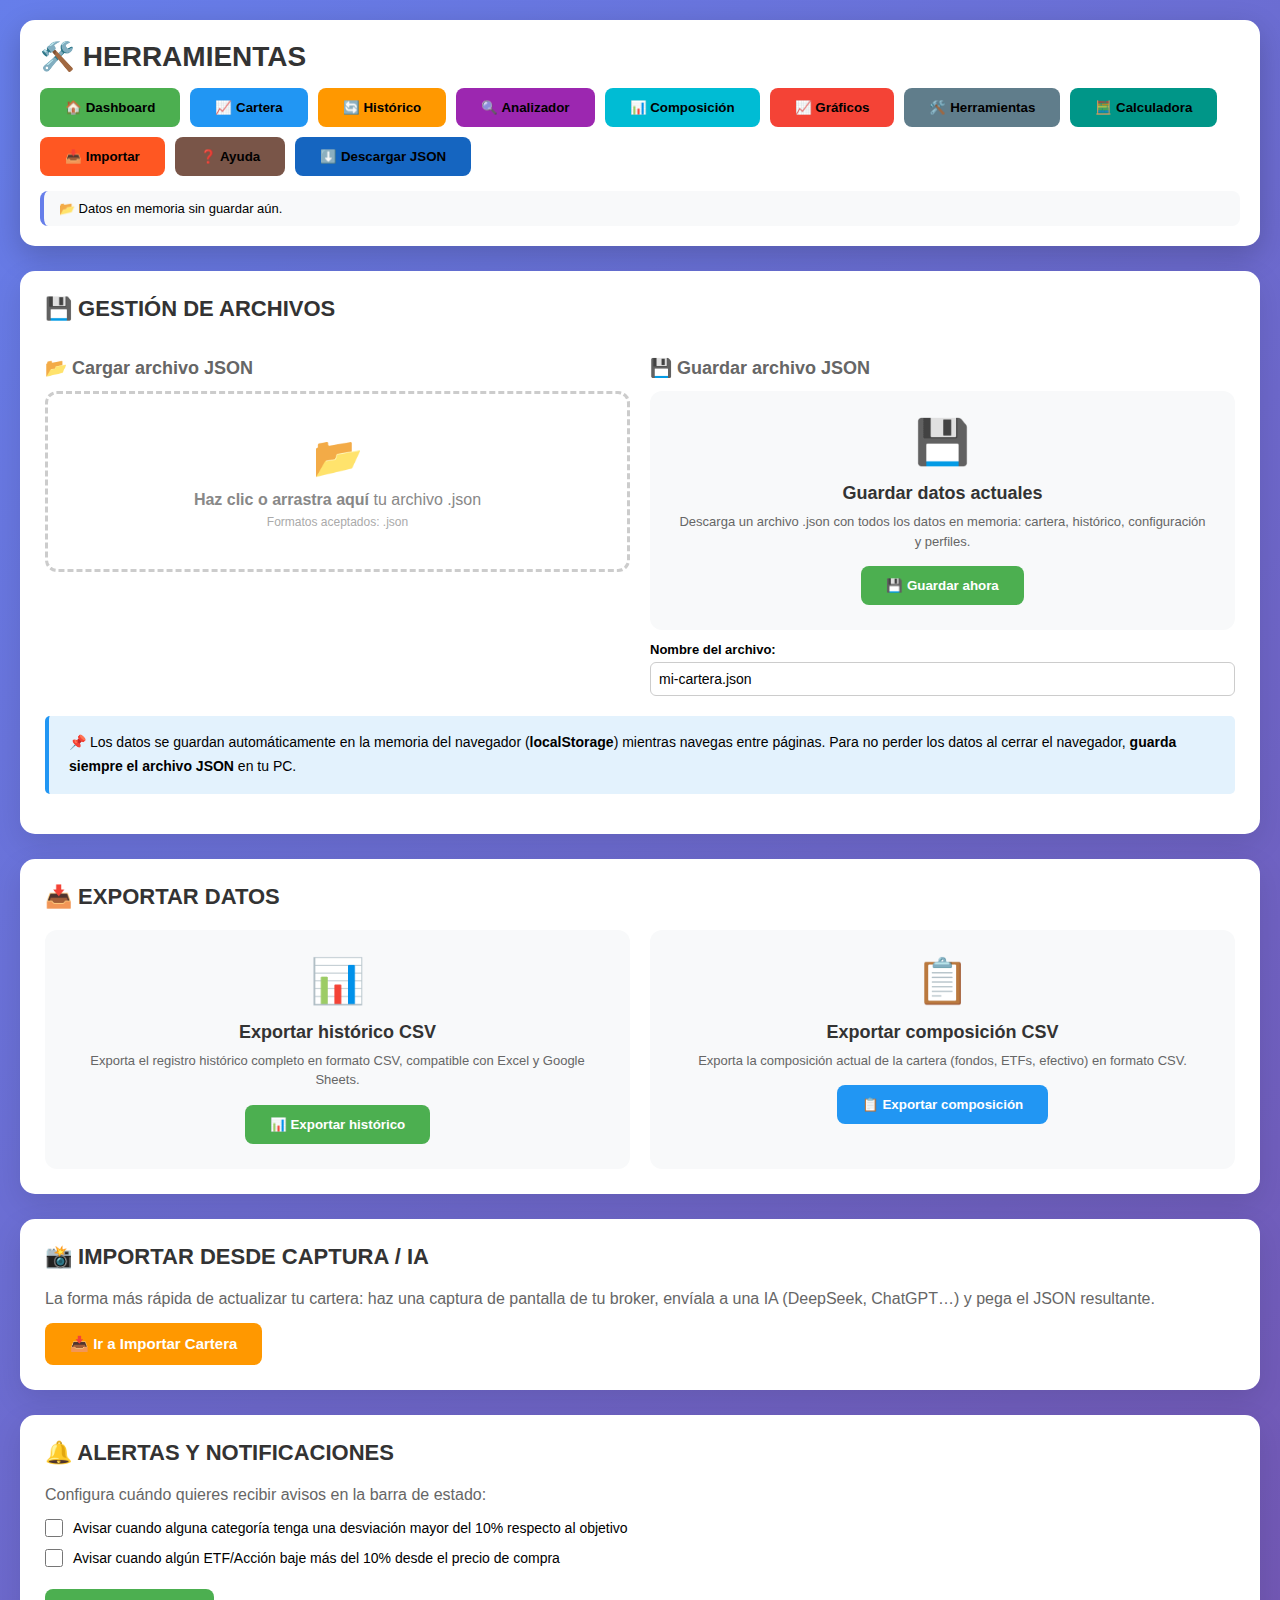
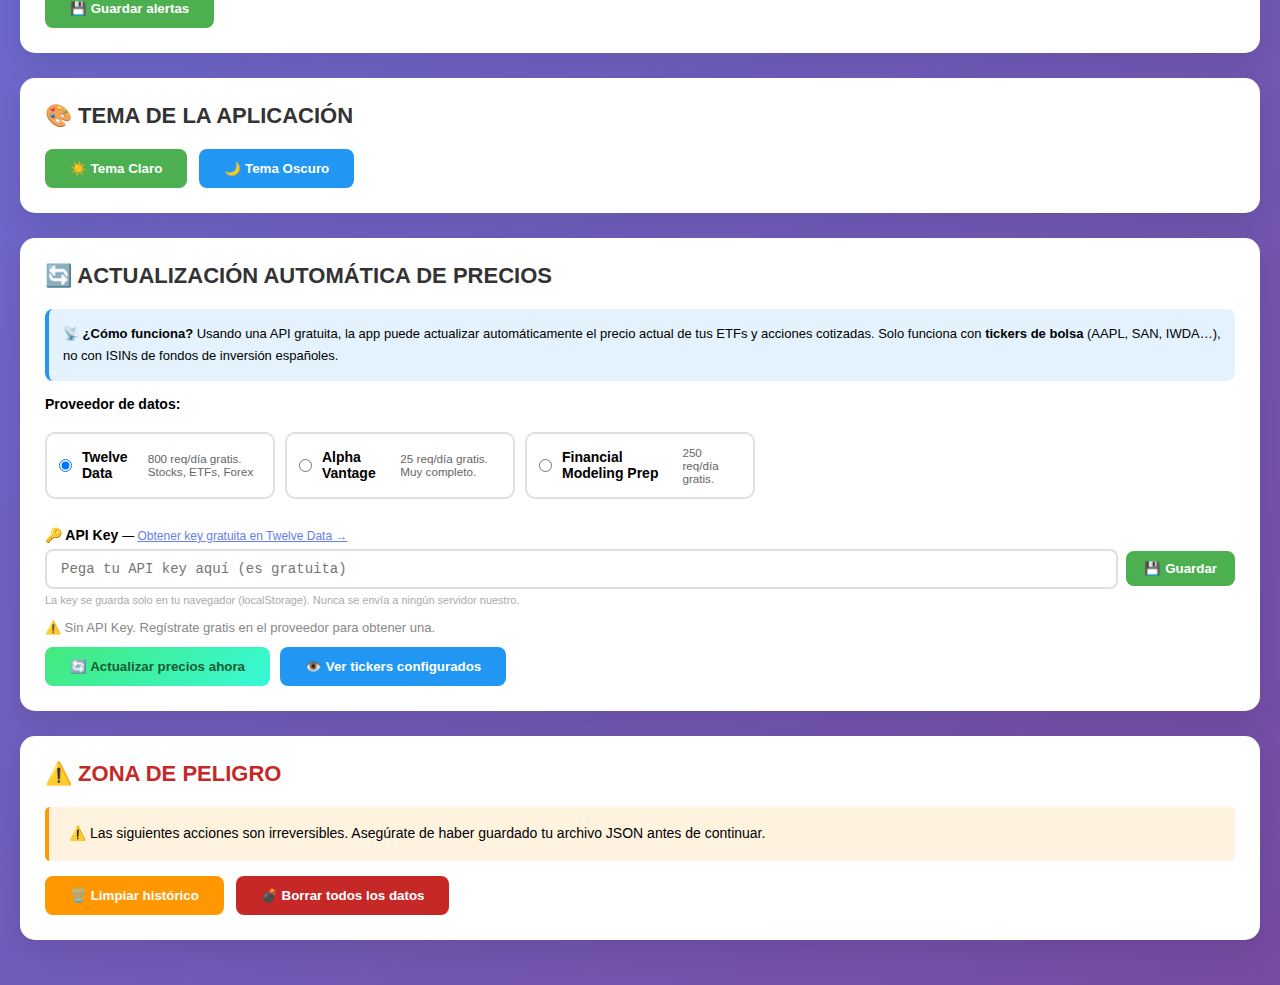
<file: herramientas.html>
<!DOCTYPE html>
<html lang="es">
<head>
    <meta charset="UTF-8">
    <meta name="viewport" content="width=device-width, initial-scale=1.0">
    <title>Herramientas - Gestión de Cartera</title>
    <link rel="stylesheet" href="css/estilo.css">
    <style>
        #barraEstado { background:#f8f9fa; padding:10px 15px; border-radius:8px; margin-top:15px; font-size:13px; border-left:4px solid #667eea; }
        .herramienta-grid { display:grid; grid-template-columns:1fr 1fr; gap:20px; }
        .herr-box { background:#f8f9fa; border-radius:12px; padding:25px; text-align:center; transition:all .2s; }
        .herr-box:hover { box-shadow:0 4px 15px rgba(0,0,0,.1); transform:translateY(-2px); }
        .herr-icon { font-size:44px; margin-bottom:12px; }
        .herr-box h3 { margin-bottom:8px; color:#333; }
        .herr-box p  { color:#666; font-size:13px; margin-bottom:15px; line-height:1.5; }
        .info-box { background:#e3f2fd; border-left:4px solid #2196F3; padding:15px 20px; border-radius:5px; margin:15px 0; font-size:14px; line-height:1.7; }
        .info-box.warn { background:#fff3e0; border-left-color:#ff9800; }
        .info-box.success { background:#e8f5e9; border-left-color:#4CAF50; }
        label { display:flex; align-items:center; gap:10px; margin:12px 0; cursor:pointer; font-size:14px; }
        input[type="checkbox"] { width:18px; height:18px; cursor:pointer; accent-color:#667eea; }
        hr { margin:20px 0; border:0; border-top:1px solid #eee; }
        #dropZone { border:3px dashed #ccc; border-radius:12px; padding:40px; text-align:center; cursor:pointer; transition:all .2s; color:#888; }
        #dropZone:hover, #dropZone.drag-over { border-color:#667eea; background:#f0f4ff; color:#667eea; }
        #dropZone .drop-icon { font-size:40px; margin-bottom:10px; }
        #infoArchivoCargado { display:none; background:#e8f5e9; border-left:4px solid #4CAF50; padding:12px 16px; border-radius:6px; margin-top:12px; font-size:13px; }
        @media(max-width:768px){ .herramienta-grid{grid-template-columns:1fr;} }
    </style>
</head>
<body>
<div class="container">

<div class="menu">
    <h1>🛠️ HERRAMIENTAS</h1>
    <div class="nav">
        <button style="background:#4CAF50;" onclick="navegar('dashboard.html')">🏠 Dashboard</button>
        <button style="background:#2196F3;" onclick="navegar('cartera.html')">📈 Cartera</button>
        <button style="background:#FF9800;" onclick="navegar('rebalanceos.html')">🔄 Histórico</button>
        <button style="background:#9C27B0;" onclick="navegar('analisis.html')">🔍 Analizador</button>
        <button style="background:#00BCD4;" onclick="navegar('composicion.html')">📊 Composición</button>
        <button style="background:#f44336;" onclick="navegar('graficos.html')">📈 Gráficos</button>
        <button style="background:#607D8B;" onclick="navegar('herramientas.html')">🛠️ Herramientas</button>
        <button style="background:#009688;" onclick="navegar('calculadora.html')">🧮 Calculadora</button>
        <button style="background:#FF5722;" onclick="navegar('importar-cartera.html')">📥 Importar</button>
        <button style="background:#795548;" onclick="navegar('ayuda.html')">❓ Ayuda</button>
        <button style="background:#1565C0;" onclick="descargarJSON()">⬇️ Descargar JSON</button>
    </div>
    <div id="barraEstado">Cargando...</div>
</div>

<!-- CARGAR / GUARDAR -->
<div class="card">
    <h2>💾 GESTIÓN DE ARCHIVOS</h2>
    <div class="herramienta-grid">

        <!-- Cargar -->
        <div>
            <h3 style="margin-bottom:12px;">📂 Cargar archivo JSON</h3>
            <div id="dropZone" onclick="g('inputCargar').click()"
                 ondragover="e=>{e.preventDefault();this.classList.add('drag-over')}"
                 ondragleave="this.classList.remove('drag-over')"
                 ondrop="onDrop(event)">
                <div class="drop-icon">📂</div>
                <p><strong>Haz clic o arrastra aquí</strong> tu archivo <code>.json</code></p>
                <p style="font-size:12px;color:#aaa;margin-top:6px;">Formatos aceptados: .json</p>
            </div>
            <input type="file" id="inputCargar" accept=".json" style="display:none" onchange="cargarArchivo(this)">
            <div id="infoArchivoCargado">✅ Archivo cargado correctamente.</div>
        </div>

        <!-- Guardar -->
        <div>
            <h3 style="margin-bottom:12px;">💾 Guardar archivo JSON</h3>
            <div class="herr-box" style="margin-bottom:0;">
                <div class="herr-icon">💾</div>
                <h3>Guardar datos actuales</h3>
                <p>Descarga un archivo .json con todos los datos en memoria: cartera, histórico, configuración y perfiles.</p>
                <button class="btn-primary" onclick="guardarDatos()">💾 Guardar ahora</button>
            </div>
            <div style="margin-top:12px;">
                <label for="nombreGuardar" style="font-weight:600;font-size:13px;margin-bottom:5px;display:block;">Nombre del archivo:</label>
                <input type="text" id="nombreGuardar" value="mi-cartera.json" style="width:100%;padding:8px;border:1px solid #ccc;border-radius:6px;font-size:14px;">
            </div>
        </div>
    </div>

    <div class="info-box" style="margin-top:20px;">
        📌 Los datos se guardan automáticamente en la memoria del navegador (<strong>localStorage</strong>) mientras navegas entre páginas.
        Para no perder los datos al cerrar el navegador, <strong>guarda siempre el archivo JSON</strong> en tu PC.
    </div>
</div>

<!-- EXPORTAR CSV -->
<div class="card">
    <h2>📥 EXPORTAR DATOS</h2>
    <div class="herramienta-grid">
        <div class="herr-box">
            <div class="herr-icon">📊</div>
            <h3>Exportar histórico CSV</h3>
            <p>Exporta el registro histórico completo en formato CSV, compatible con Excel y Google Sheets.</p>
            <button class="btn-primary" onclick="exportarHistoricoCSV()">📊 Exportar histórico</button>
        </div>
        <div class="herr-box">
            <div class="herr-icon">📋</div>
            <h3>Exportar composición CSV</h3>
            <p>Exporta la composición actual de la cartera (fondos, ETFs, efectivo) en formato CSV.</p>
            <button class="btn-secondary" onclick="exportarComposicionCSV()">📋 Exportar composición</button>
        </div>
    </div>
</div>

<!-- IMPORTAR DESDE IA -->
<div class="card">
    <h2>📸 IMPORTAR DESDE CAPTURA / IA</h2>
    <p style="color:#666;margin-bottom:15px;">La forma más rápida de actualizar tu cartera: haz una captura de pantalla de tu broker, envíala a una IA (DeepSeek, ChatGPT…) y pega el JSON resultante.</p>
    <button class="btn-warning" style="font-size:15px;" onclick="navegar('importar-cartera.html')">📥 Ir a Importar Cartera</button>
</div>

<!-- ALERTAS -->
<div class="card">
    <h2>🔔 ALERTAS Y NOTIFICACIONES</h2>
    <p style="color:#666;margin-bottom:15px;">Configura cuándo quieres recibir avisos en la barra de estado:</p>
    <label>
        <input type="checkbox" id="alertaRebalanceo">
        Avisar cuando alguna categoría tenga una desviación mayor del 10% respecto al objetivo
    </label>
    <label>
        <input type="checkbox" id="alertaETFperdida">
        Avisar cuando algún ETF/Acción baje más del 10% desde el precio de compra
    </label>
    <button class="btn-primary" style="margin-top:10px;" onclick="guardarAlertas()">💾 Guardar alertas</button>
</div>

<!-- TEMA -->
<div class="card">
    <h2>🎨 TEMA DE LA APLICACIÓN</h2>
    <div style="display:flex;gap:12px;flex-wrap:wrap;">
        <button class="btn-primary" onclick="aplicarTema('claro')">☀️ Tema Claro</button>
        <button class="btn-secondary" onclick="aplicarTema('oscuro')">🌙 Tema Oscuro</button>
    </div>
</div>

<!-- ACTUALIZACIÓN AUTOMÁTICA PRECIOS ETFs -->
<div class="card">
    <h2>🔄 ACTUALIZACIÓN AUTOMÁTICA DE PRECIOS</h2>
    <div class="info-box" style="background:#e3f2fd;border-left:4px solid #2196F3;padding:14px;border-radius:8px;margin-bottom:15px;font-size:13px;">
        <strong>📡 ¿Cómo funciona?</strong> Usando una API gratuita, la app puede actualizar automáticamente el precio actual de tus ETFs y acciones cotizadas.
        Solo funciona con <strong>tickers de bolsa</strong> (AAPL, SAN, IWDA…), no con ISINs de fondos de inversión españoles.
    </div>

    <!-- Selección de proveedor -->
    <div style="margin-bottom:16px;">
        <label style="font-weight:700;font-size:14px;display:block;margin-bottom:8px;">Proveedor de datos:</label>
        <div style="display:grid;grid-template-columns:repeat(auto-fill,minmax(200px,1fr));gap:10px;">
            <label style="border:2px solid #e0e0e0;border-radius:10px;padding:12px;cursor:pointer;transition:all .2s;" id="lbl-twelvedata">
                <input type="radio" name="apiProvider" value="twelvedata" checked onchange="cambiarProveedor(this)"> 
                <strong>Twelve Data</strong><br>
                <small style="color:#666">800 req/día gratis. Stocks, ETFs, Forex</small>
            </label>
            <label style="border:2px solid #e0e0e0;border-radius:10px;padding:12px;cursor:pointer;transition:all .2s;" id="lbl-alphavantage">
                <input type="radio" name="apiProvider" value="alphavantage" onchange="cambiarProveedor(this)"> 
                <strong>Alpha Vantage</strong><br>
                <small style="color:#666">25 req/día gratis. Muy completo.</small>
            </label>
            <label style="border:2px solid #e0e0e0;border-radius:10px;padding:12px;cursor:pointer;transition:all .2s;" id="lbl-fmp">
                <input type="radio" name="apiProvider" value="fmp" onchange="cambiarProveedor(this)"> 
                <strong>Financial Modeling Prep</strong><br>
                <small style="color:#666">250 req/día gratis.</small>
            </label>
        </div>
    </div>

    <!-- API Key -->
    <div style="margin-bottom:14px;">
        <label style="font-weight:700;font-size:14px;display:block;margin-bottom:6px;">
            🔑 API Key <span id="apiKeyLink" style="font-weight:400;font-size:12px;"></span>
        </label>
        <div style="display:flex;gap:8px;align-items:center;">
            <input type="text" id="apiKeyInput" placeholder="Pega tu API key aquí (es gratuita)"
                style="flex:1;padding:10px 14px;border:2px solid #e0e0e0;border-radius:8px;font-size:14px;font-family:monospace;">
            <button class="btn-primary" onclick="guardarApiKey()" style="padding:10px 18px;">💾 Guardar</button>
        </div>
        <p style="font-size:11px;color:#aaa;margin-top:5px;">La key se guarda solo en tu navegador (localStorage). Nunca se envía a ningún servidor nuestro.</p>
    </div>

    <!-- Estado y botón actualizar -->
    <div id="apiEstado" style="font-size:13px;color:#888;margin-bottom:12px;"></div>
    <div style="display:flex;gap:10px;flex-wrap:wrap;">
        <button class="btn-primary" onclick="actualizarPreciosETFs()" id="btnActualizar" style="background:linear-gradient(135deg,#43e97b,#38f9d7);color:#1a5c30;">
            🔄 Actualizar precios ahora
        </button>
        <button class="btn-secondary" onclick="verTickers()">👁️ Ver tickers configurados</button>
    </div>

    <!-- Resultado actualización -->
    <div id="resultadoActualizacion" style="display:none;margin-top:15px;"></div>

    <!-- Info sobre tickers -->
    <div id="infoTickers" style="display:none;margin-top:15px;background:#f8f9fa;border-radius:8px;padding:14px;font-size:13px;">
        <strong>📋 ETFs/Acciones en tu cartera:</strong>
        <div id="listaTickers" style="margin-top:8px;"></div>
        <p style="color:#999;margin-top:8px;font-size:12px;">
            El ticker es el campo ISIN/Ticker de cada ETF. Para que funcione la actualización automática, 
            usa el ticker de bolsa (ej: <code>IWDA</code>, <code>CSPX</code>, <code>AAPL</code>) en lugar del ISIN.
        </p>
    </div>
</div>

<!-- PELIGROSO -->
<div class="card">
    <h2 style="color:#c62828;">⚠️ ZONA DE PELIGRO</h2>
    <div class="info-box warn">⚠️ Las siguientes acciones son irreversibles. Asegúrate de haber guardado tu archivo JSON antes de continuar.</div>
    <div style="display:flex;gap:12px;flex-wrap:wrap;margin-top:15px;">
        <button class="btn-warning" onclick="limpiarHistorico()">🗑️ Limpiar histórico</button>
        <button style="background:#c62828;color:white;padding:12px 25px;border:none;border-radius:8px;cursor:pointer;font-weight:600;" onclick="borrarTodo()">💣 Borrar todos los datos</button>
    </div>
</div>

</div>

<script>
const fmtE = v => isNaN(v)||v==null?'0,00 €':v.toLocaleString('es-ES',{minimumFractionDigits:2,maximumFractionDigits:2})+' €';
const g    = id => document.getElementById(id);

function toast(msg,tipo='info'){
    const t=document.createElement('div');
    t.style.cssText='position:fixed;bottom:22px;right:22px;padding:13px 20px;border-radius:10px;'
        +'box-shadow:0 6px 20px rgba(0,0,0,.25);z-index:9999;cursor:pointer;max-width:340px;'
        +'font-size:14px;color:white;background:'+(tipo==='warning'?'#e65100':tipo==='error'?'#c62828':'#2196F3')+';';
    t.innerHTML=msg+' <span style="opacity:.6;margin-left:8px">✖</span>';
    t.onclick=()=>t.remove();
    document.body.appendChild(t);
    setTimeout(()=>{if(t.parentNode)t.remove();},5000);
}

function cargarDatosLS(){ try{return JSON.parse(localStorage.getItem('carteraActual'))||null;}catch(e){return null;} }

function barraEstado(){
    const el=g('barraEstado');if(!el)return;
    const datos=cargarDatosLS();
    if(!datos){
        el.innerHTML='📂 Sin datos. <a href="configuracion-inicial.html" style="color:#667eea;font-weight:600">Configura tu cartera</a> o carga un archivo abajo.';
        return;
    }
    const hist=datos.historico||[],ult=hist.length?hist[hist.length-1]:null;
    el.innerHTML=ult
        ?`📁 Último guardado: <strong>${ult.fecha} ${ult.hora}</strong> &nbsp;|&nbsp; Total: <strong>${fmtE(ult.total||0)}</strong> &nbsp;|&nbsp; ${hist.length} registro(s)`
        :'📂 Datos en memoria sin guardar aún.';
}

// ── Cargar archivo ──────────────────────────────────────────────
function cargarArchivo(input){
    const file=input?.files?.[0]; if(!file) return;
    const reader=new FileReader();
    reader.onload=e=>{
        try{
            const datos=JSON.parse(e.target.result);
            if(!datos.cartera && !datos.version){ toast('Archivo JSON no válido para esta aplicación.','warning'); return; }
            localStorage.setItem('carteraActual',JSON.stringify(datos));
            g('nombreGuardar').value=file.name;
            g('infoArchivoCargado').style.display='block';
            g('infoArchivoCargado').innerHTML=`✅ <strong>${file.name}</strong> cargado · ${(datos.historico||[]).length} registro(s) · Total: ${fmtE((datos.historico||[]).slice(-1)[0]?.total||0)}`;
            barraEstado();
            toast('✅ Archivo cargado. Ya puedes navegar a Cartera.','info');
        } catch(err){ toast('❌ Error al leer el archivo: '+err.message,'error'); }
    };
    reader.readAsText(file);
}

function onDrop(e){
    e.preventDefault();
    g('dropZone').classList.remove('drag-over');
    const file=e.dataTransfer?.files?.[0]; if(!file) return;
    const fakeInput={files:[file]};
    cargarArchivo(fakeInput);
}

// ── Guardar archivo ─────────────────────────────────────────────
function guardarDatos(){
    const datos=cargarDatosLS();
    if(!datos){ toast('No hay datos que guardar.','warning'); return; }
    let nombre=(g('nombreGuardar').value||'').trim()||'mi-cartera.json';
    if(!nombre.endsWith('.json')) nombre+='.json';
    const blob=new Blob([JSON.stringify(datos,null,2)],{type:'application/json'});
    const a=document.createElement('a'); a.href=URL.createObjectURL(blob); a.download=nombre;
    document.body.appendChild(a); a.click(); document.body.removeChild(a); URL.revokeObjectURL(a.href);
    toast('✅ Archivo guardado en Descargas','info');
}

// ── Exportar CSV histórico ──────────────────────────────────────
function exportarHistoricoCSV(){
    const datos=cargarDatosLS();
    const hist=datos?.historico||[];
    if(!hist.length){ toast('No hay histórico que exportar.','warning'); return; }
    let csv='\uFEFF'+'#,Fecha,Hora,Monetario,RF Corto,RF Medio,RV,Alternativos,ETFs,Efectivo,Inmobiliario,Total,Variación\n';
    hist.forEach((h,i)=>{
        const ant=i>0?hist[i-1]:null;
        const varV=ant?(h.total||0)-(ant.total||0):0;
        const etfs=(h.etfs||[]).reduce((s,e)=>s+(e.cantidad||0)*(e.precioActual||0),0);
        csv+=`${i+1},"${h.fecha}","${h.hora}",${(h.monetario||0).toFixed(2)},${(h.rfCorto||0).toFixed(2)},${(h.rfMedio||0).toFixed(2)},${(h.rv||0).toFixed(2)},${(h.alternativos||0).toFixed(2)},${etfs.toFixed(2)},${(h.efectivo||0).toFixed(2)},${(h.inmobiliario||0).toFixed(2)},${(h.total||0).toFixed(2)},${varV.toFixed(2)}\n`;
    });
    descargarBlob(csv,'text/csv','historico_'+new Date().toISOString().slice(0,10)+'.csv');
}

// ── Exportar CSV composición ────────────────────────────────────
function exportarComposicionCSV(){
    const datos=cargarDatosLS();
    if(!datos){ toast('No hay datos que exportar.','warning'); return; }
    const c=datos.cartera||{};
    const etfs=c.etfs||[];
    const total=((c.monetario||0)+(c.rfCorto||0)+(c.rfMedio||0)+(c.rv||0)+(c.alternativos||0))
        +etfs.reduce((s,e)=>s+(e.cantidad||0)*(e.precioActual||0),0)+(c.efectivo||0)+(c.inmobiliario||0);
    let csv='\uFEFF'+'Tipo,Nombre,ISIN,Cantidad,P.Compra,P.Actual,Valor,% Total\n';
    [['Monetario',c.monetario],['RF Corto',c.rfCorto],['RF Medio',c.rfMedio],['RV',c.rv],['Alternativos',c.alternativos]].forEach(([n,v])=>{
        csv+=`Fondo,"${n}",,1,${(v||0).toFixed(2)},${(v||0).toFixed(2)},${(v||0).toFixed(2)},${total>0?((v||0)/total*100).toFixed(2):0}\n`;
    });
    etfs.forEach(e=>{
        const val=(e.cantidad||0)*(e.precioActual||0);
        csv+=`${e.tipo||'ETF'},"${e.nombre||''}", "${e.isin||''}",${e.cantidad||0},${(e.precioCompra||0).toFixed(4)},${(e.precioActual||0).toFixed(4)},${val.toFixed(2)},${total>0?(val/total*100).toFixed(2):0}\n`;
    });
    csv+=`Efectivo,Efectivo,,1,${(c.efectivo||0).toFixed(2)},${(c.efectivo||0).toFixed(2)},${(c.efectivo||0).toFixed(2)},${total>0?((c.efectivo||0)/total*100).toFixed(2):0}\n`;
    descargarBlob(csv,'text/csv','composicion_'+new Date().toISOString().slice(0,10)+'.csv');
}

function descargarBlob(contenido,tipo,nombre){
    const blob=new Blob([contenido],{type:tipo+';charset=utf-8;'});
    const a=document.createElement('a'); a.href=URL.createObjectURL(blob); a.download=nombre;
    document.body.appendChild(a); a.click(); document.body.removeChild(a); URL.revokeObjectURL(a.href);
    toast('✅ Archivo exportado','info');
}

// ── Alertas ─────────────────────────────────────────────────────
function guardarAlertas(){
    const datos=cargarDatosLS()||{version:'3.0',cartera:{},configuracion:{},historico:[]};
    datos.configuracion=datos.configuracion||{};
    datos.configuracion.alertas={
        rebalanceo:g('alertaRebalanceo').checked,
        etfPerdida:g('alertaETFperdida').checked
    };
    localStorage.setItem('carteraActual',JSON.stringify(datos));
    toast('✅ Alertas guardadas','info');
}

function cargarAlertas(){
    const datos=cargarDatosLS();
    const a=datos?.configuracion?.alertas||{};
    if(g('alertaRebalanceo')) g('alertaRebalanceo').checked=!!a.rebalanceo;
    if(g('alertaETFperdida'))  g('alertaETFperdida').checked=!!a.etfPerdida;
}

// ── Tema ─────────────────────────────────────────────────────────
function aplicarTema(tema){
    const datos=cargarDatosLS()||{version:'3.0',cartera:{},configuracion:{},historico:[]};
    datos.configuracion=datos.configuracion||{};
    datos.configuracion.tema=tema;
    localStorage.setItem('carteraActual',JSON.stringify(datos));
    if(tema==='oscuro'){
        document.body.style.background='#1a1a2e';
        document.querySelectorAll('.card,.menu').forEach(el=>{el.style.background='#16213e';el.style.color='#eee';});
    } else {
        document.body.style.background='';
        document.querySelectorAll('.card,.menu').forEach(el=>{el.style.background='';el.style.color='';});
    }
    toast('✅ Tema «'+tema+'» aplicado','info');
}

// ── Zona de peligro ──────────────────────────────────────────────
function limpiarHistorico(){
    if(!confirm('¿Eliminar todo el histórico de registros? Esta acción no se puede deshacer.')) return;
    const datos=cargarDatosLS(); if(!datos) return;
    datos.historico=[];
    localStorage.setItem('carteraActual',JSON.stringify(datos));
    barraEstado();
    toast('🗑️ Histórico eliminado. Guarda el archivo para que sea permanente.','warning');
}

function borrarTodo(){
    if(!confirm('⚠️ ¿Borrar TODOS los datos de la aplicación? Perderás toda la cartera, histórico y perfiles.')) return;
    if(!confirm('Última confirmación: ¿seguro que quieres borrar todo?')) return;
    localStorage.removeItem('carteraActual');
    barraEstado();
    toast('💣 Todos los datos eliminados.','error');
}

// ── Init ─────────────────────────────────────────────────────────
document.addEventListener('DOMContentLoaded', ()=>{
    barraEstado();
    cargarAlertas();
    initApiSection();
});

// ══════════════════════════════════════════════════════
//  ACTUALIZACIÓN AUTOMÁTICA DE PRECIOS ETFs
// ══════════════════════════════════════════════════════
const PROVIDERS = {
    twelvedata:    { name:'Twelve Data',   url:'https://api.twelvedata.com/price?symbol={TICKER}&apikey={KEY}', register:'https://twelvedata.com/register', parse: d => parseFloat(d.price) },
    alphavantage:  { name:'Alpha Vantage', url:'https://www.alphavantage.co/query?function=GLOBAL_QUOTE&symbol={TICKER}&apikey={KEY}', register:'https://www.alphavantage.co/support/#api-key', parse: d => parseFloat(d['Global Quote']?.['05. price']) },
    fmp:           { name:'FMP',           url:'https://financialmodelingprep.com/api/v3/quote-short/{TICKER}?apikey={KEY}', register:'https://financialmodelingprep.com/register', parse: d => Array.isArray(d) ? parseFloat(d[0]?.price) : NaN }
};

function initApiSection() {
    const prov = localStorage.getItem('apiProvider') || 'twelvedata';
    const key  = localStorage.getItem('apiKey_'+prov) || '';
    document.querySelector(`input[value="${prov}"]`).checked = true;
    g('apiKeyInput').value = key;
    actualizarLinkRegistro(prov);
    g('apiEstado').innerHTML = key ? `✅ API Key configurada para <strong>${PROVIDERS[prov].name}</strong>` : '⚠️ Sin API Key. Regístrate gratis en el proveedor para obtener una.';
}

function cambiarProveedor(radio) {
    const prov = radio.value;
    localStorage.setItem('apiProvider', prov);
    const key = localStorage.getItem('apiKey_'+prov) || '';
    g('apiKeyInput').value = key;
    actualizarLinkRegistro(prov);
}

function actualizarLinkRegistro(prov) {
    const p = PROVIDERS[prov];
    g('apiKeyLink').innerHTML = `— <a href="${p.register}" target="_blank" style="color:#667eea;">Obtener key gratuita en ${p.name} →</a>`;
}

function guardarApiKey() {
    const prov = document.querySelector('input[name="apiProvider"]:checked').value;
    const key  = g('apiKeyInput').value.trim();
    if(!key) { toast('Introduce una API Key', 'error'); return; }
    localStorage.setItem('apiKey_'+prov, key);
    localStorage.setItem('apiProvider', prov);
    g('apiEstado').innerHTML = `✅ API Key guardada para <strong>${PROVIDERS[prov].name}</strong>`;
    toast('✅ API Key guardada', 'ok');
}

function verTickers() {
    const panel = g('infoTickers');
    if(panel.style.display === 'block') { panel.style.display='none'; return; }
    panel.style.display = 'block';
    try {
        const datos = JSON.parse(localStorage.getItem('carteraActual'));
        const etfs = datos?.cartera?.etfs || [];
        if(!etfs.length) { g('listaTickers').innerHTML = '<em style="color:#999">No hay ETFs/acciones en tu cartera.</em>'; return; }
        g('listaTickers').innerHTML = etfs.map(e => `
            <div style="display:flex;align-items:center;gap:10px;padding:6px 0;border-bottom:1px solid #eee;">
                <span style="background:#667eea;color:white;padding:2px 8px;border-radius:5px;font-size:11px;font-family:monospace;font-weight:700;">${e.isin||'—'}</span>
                <span style="flex:1;">${e.nombre||'Sin nombre'}</span>
                <span style="color:#888;font-size:12px;">Actual: ${(e.precioActual||0).toFixed(4)} €</span>
            </div>`).join('');
    } catch(e) { g('listaTickers').innerHTML = '<em>Error leyendo datos.</em>'; }
}

async function actualizarPreciosETFs() {
    const prov = document.querySelector('input[name="apiProvider"]:checked').value;
    const key  = localStorage.getItem('apiKey_'+prov);
    if(!key) { toast('Configura tu API Key primero', 'error'); return; }

    const datos = JSON.parse(localStorage.getItem('carteraActual'));
    const etfs = datos?.cartera?.etfs || [];
    if(!etfs.length) { toast('No hay ETFs en tu cartera', 'info'); return; }

    const btn = g('btnActualizar');
    btn.textContent = '⏳ Actualizando...'; btn.disabled = true;

    const resDiv = g('resultadoActualizacion');
    resDiv.style.display = 'block';
    resDiv.innerHTML = '<p style="color:#888;">Consultando precios…</p>';

    const p = PROVIDERS[prov];
    let actualizados = 0, errores = [], html = '';

    for (const etf of etfs) {
        const ticker = (etf.isin||'').trim();
        if(!ticker || ticker.startsWith('ES') || ticker.startsWith('LU') || ticker.length > 12) {
            errores.push(`${ticker} — parece un ISIN, no un ticker. Usa el símbolo de bolsa (ej: IWDA).`);
            continue;
        }
        try {
            const url = p.url.replace('{TICKER}', encodeURIComponent(ticker)).replace('{KEY}', key);
            const resp = await fetch(url);
            const json = await resp.json();
            const precio = p.parse(json);
            if(!precio || isNaN(precio)) throw new Error('Respuesta no válida: ' + JSON.stringify(json).substring(0,80));
            const anterior = etf.precioActual || precio;
            const cambio = ((precio - anterior)/anterior*100).toFixed(2);
            etf.precioActual = precio;
            actualizados++;
            html += `<div style="padding:6px 0;border-bottom:1px solid #eee;display:flex;justify-content:space-between;align-items:center;">
                <span><strong>${ticker}</strong> — ${etf.nombre||''}</span>
                <span style="color:${cambio>=0?'#2e7d32':'#c62828'};font-weight:700;">${precio.toFixed(4)} € <small>(${cambio>=0?'+':''}${cambio}%)</small></span>
            </div>`;
        } catch(err) {
            errores.push(`${ticker} — ${err.message}`);
        }
        await new Promise(r => setTimeout(r, 300)); // respetar rate limit
    }

    if(actualizados > 0) {
        localStorage.setItem('carteraActual', JSON.stringify(datos));
    }

    resDiv.innerHTML = `
        <div style="background:#e8f5e9;border-radius:8px;padding:12px;margin-bottom:10px;">
            <strong>✅ ${actualizados} ETF(s) actualizados</strong><br>${html||'<em style="color:#999">Ninguno</em>'}
        </div>
        ${errores.length ? `<div style="background:#fff3e0;border-radius:8px;padding:12px;font-size:12px;color:#555;">
            <strong>⚠️ ${errores.length} error(es):</strong><br>${errores.map(e=>`• ${e}`).join('<br>')}
        </div>` : ''}`;

    btn.textContent = '🔄 Actualizar precios ahora'; btn.disabled = false;
    if(actualizados > 0) toast(`✅ ${actualizados} precios actualizados`, 'ok');
}

// ================================================================
//  MODAL CONFIRMACIÓN AL SALIR + BEFOREUNLOAD (Gestión de Cartera)
// ================================================================
// ================================================================
//  GUARDAR SILENCIOSO + NAVEGAR (sin modal, sin descarga al navegar)
// ================================================================
function generarNombreCartera() {
    const n=new Date(), dd=String(n.getDate()).padStart(2,"0"),
          mm=String(n.getMonth()+1).padStart(2,"0"), yy=n.getFullYear(),
          hh=String(n.getHours()).padStart(2,"0"), mi=String(n.getMinutes()).padStart(2,"0");
    return "gestion_cartera_"+dd+mm+yy+"_"+hh+mi+".json";
}





// ── Descarga manual JSON ──────────────────────────────────────────
let _navegando = false;

function navegar(href) {
    _navegando = true;
    location.href = href;
}


function descargarJSON() {
    const raw = localStorage.getItem('carteraActual');
    if (!raw) { alert('No hay datos que descargar.'); return; }
    const n=new Date(), dd=String(n.getDate()).padStart(2,'0'),
          mm=String(n.getMonth()+1).padStart(2,'0'), yy=n.getFullYear(),
          hh=String(n.getHours()).padStart(2,'0'), mi=String(n.getMinutes()).padStart(2,'0');
    const nombre = 'gestion_cartera_'+dd+mm+yy+'_'+hh+mi+'.json';
    const blob = new Blob([raw], {type:'application/json'});
    const a = document.createElement('a');
    a.href = URL.createObjectURL(blob); a.download = nombre;
    document.body.appendChild(a); a.click();
    document.body.removeChild(a); URL.revokeObjectURL(a.href);
    const t=document.createElement('div');
    t.style.cssText='position:fixed;bottom:20px;right:20px;background:#2e7d32;color:white;padding:12px 20px;border-radius:10px;font-size:13px;font-weight:600;z-index:9999;box-shadow:0 4px 12px rgba(0,0,0,.2);';
    t.textContent='⬇️ Descargado: '+nombre;
    document.body.appendChild(t);
    setTimeout(()=>{if(t.parentNode)t.remove();},3000);
}

</script>

</body>
</html>
</file>
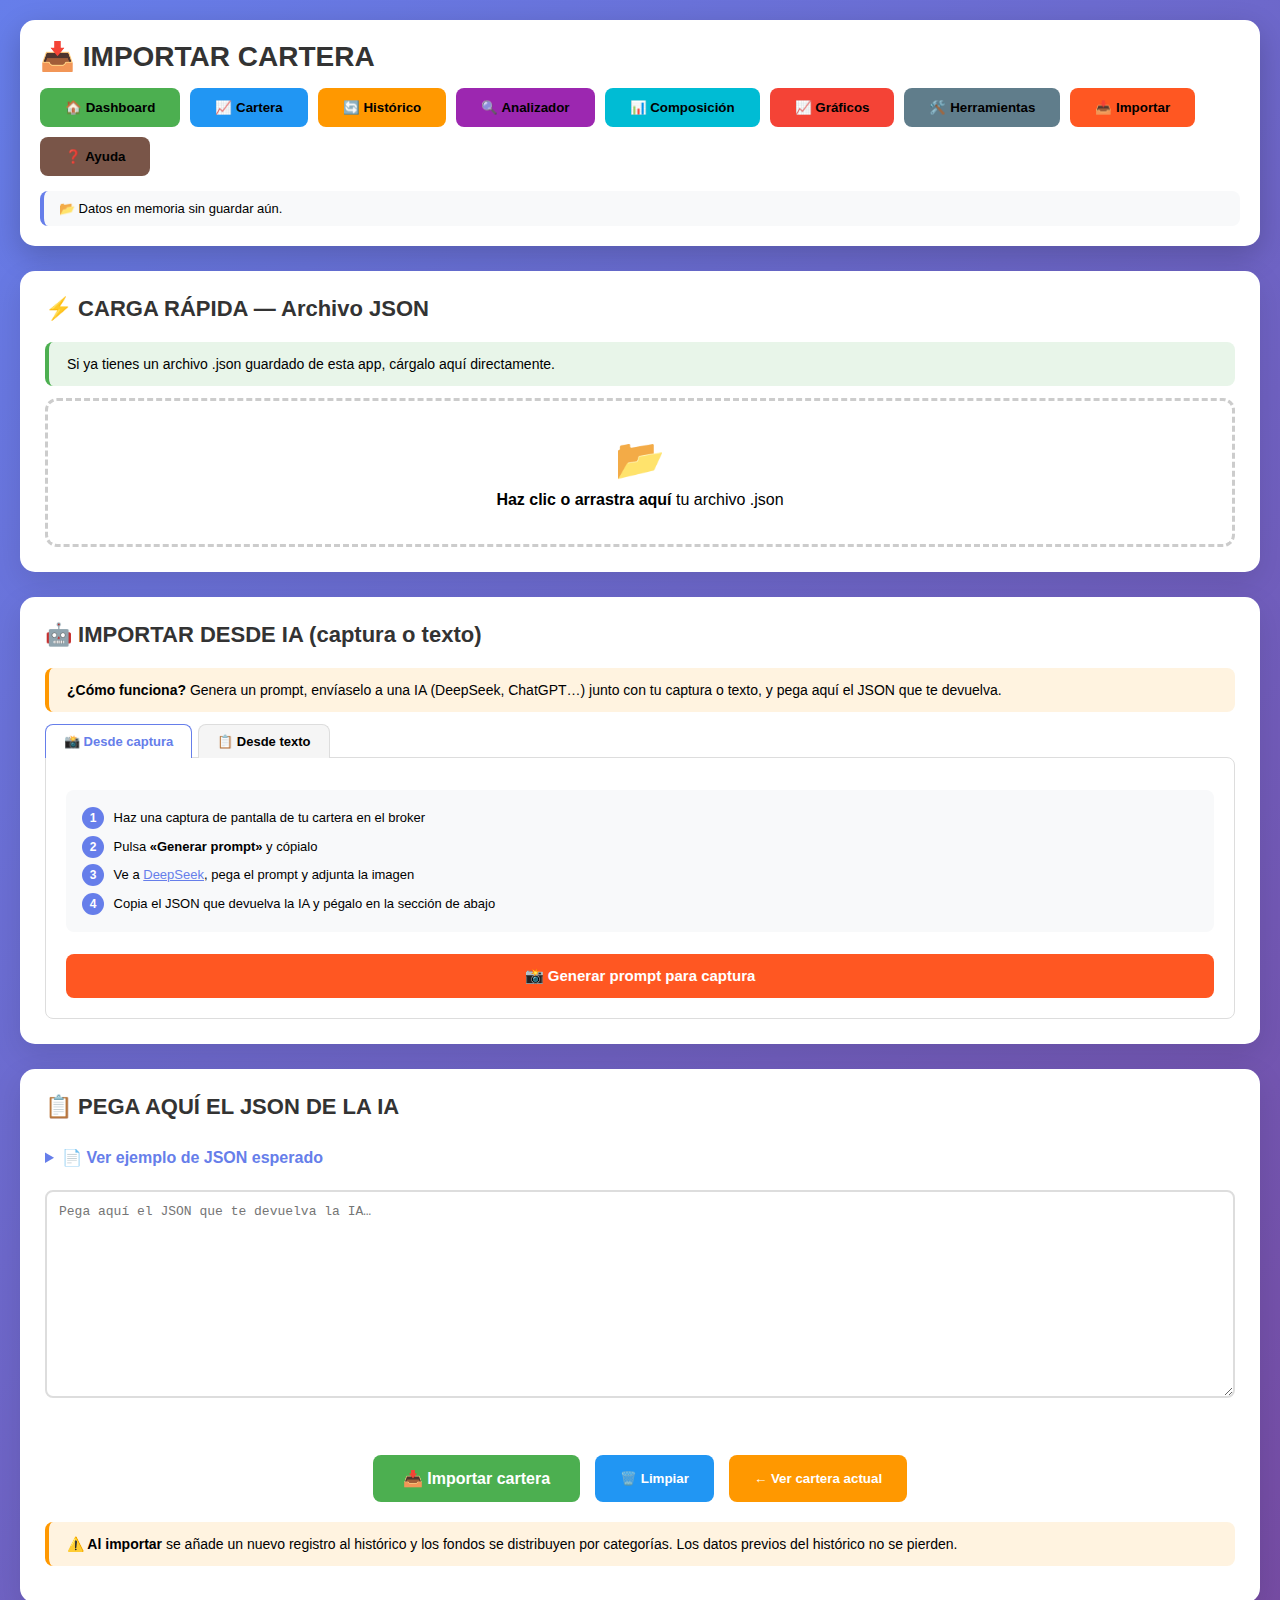
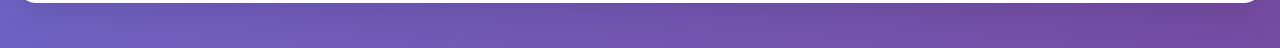
<file: importar-cartera.html>
<!DOCTYPE html>
<html lang="es">
<head>
    <meta charset="UTF-8">
    <meta name="viewport" content="width=device-width, initial-scale=1.0">
    <title>Importar Cartera</title>
    <link rel="stylesheet" href="css/estilo.css">
    <style>
        #barraEstado { background:#f8f9fa; padding:10px 15px; border-radius:8px; margin-top:15px; font-size:13px; border-left:4px solid #667eea; }
        .opciones-grid { display:grid; grid-template-columns:1fr 1fr; gap:20px; margin:20px 0; }
        .opcion-box { border:2px solid #e0e0e0; border-radius:12px; padding:20px; transition:border-color .2s; }
        .opcion-box:hover { border-color:#667eea; }
        .paso-num { display:inline-flex; align-items:center; justify-content:center; width:22px; height:22px; border-radius:50%; background:#667eea; color:white; font-size:12px; font-weight:700; margin-right:6px; flex-shrink:0; }
        .pasos-lista { background:#f8f9fa; border-radius:8px; padding:14px 16px; margin:12px 0; font-size:13px; line-height:2.2; }
        .prompt-box { background:#1e1e2e; color:#cdd6f4; border-radius:8px; padding:15px; font-family:monospace; font-size:12px; max-height:260px; overflow-y:auto; white-space:pre-wrap; word-break:break-all; margin:10px 0; border:1px solid #313244; }
        .btn-copiar { background:#9C27B0; color:white; padding:10px 18px; border:none; border-radius:8px; cursor:pointer; font-weight:600; font-size:14px; transition:all .2s; }
        .btn-copiar:hover { background:#7B1FA2; transform:translateY(-1px); }
        .btn-generar { width:100%; padding:13px; border:none; border-radius:8px; cursor:pointer; font-weight:700; font-size:15px; color:white; transition:all .2s; margin-top:10px; }
        .btn-generar:hover { transform:translateY(-2px); box-shadow:0 5px 15px rgba(0,0,0,.2); }
        .btn-naranja { background:#FF5722; }
        .btn-azul    { background:#2196F3; }
        .json-input  { width:100%; font-family:monospace; padding:12px; font-size:13px; border:2px solid #ddd; border-radius:8px; resize:vertical; min-height:200px; transition:border-color .2s; }
        .json-input:focus { outline:none; border-color:#667eea; }
        .json-input.error { border-color:#f44336; }
        .json-input.ok    { border-color:#4CAF50; }
        .preview-importacion { background:#f8f9fa; border-radius:10px; padding:16px; margin:15px 0; display:none; }
        .preview-importacion table { width:100%; font-size:13px; }
        .preview-importacion th { background:#667eea; color:white; padding:8px; }
        .preview-importacion td { padding:7px 10px; border-bottom:1px solid #eee; }
        .info-box { padding:14px 18px; border-radius:8px; margin:12px 0; font-size:14px; }
        .info-ok   { background:#e8f5e9; border-left:4px solid #4CAF50; }
        .info-warn { background:#fff3e0; border-left:4px solid #FF9800; }
        .info-info { background:#e3f2fd; border-left:4px solid #2196F3; }
        .ejemplo-json { background:#f5f5f5; border:1px solid #ddd; border-radius:8px; padding:14px; font-family:monospace; font-size:11px; max-height:220px; overflow-y:auto; margin:10px 0; }
        .tabs { display:flex; gap:6px; margin-bottom:-1px; }
        .tab-btn { padding:9px 18px; border:1px solid #ddd; border-bottom:none; border-radius:8px 8px 0 0; cursor:pointer; background:#f5f5f5; font-weight:600; font-size:13px; }
        .tab-btn.activo { background:white; border-color:#667eea; color:#667eea; }
        .tab-panel { display:none; border:1px solid #ddd; border-radius:0 8px 8px 8px; padding:20px; }
        .tab-panel.activo { display:block; }
        #estadoImportacion { min-height:30px; font-weight:600; font-size:14px; margin:8px 0; }
        #dropZoneImportar { border:3px dashed #ccc; border-radius:12px; padding:35px; text-align:center; cursor:pointer; transition:all .2s; }
        #dropZoneImportar:hover { border-color:#667eea; background:#f0f4ff; }
        @media(max-width:768px){ .opciones-grid{grid-template-columns:1fr;} }
    </style>
</head>
<body>
<div class="container">

<div class="menu">
    <h1>📥 IMPORTAR CARTERA</h1>
    <div class="nav">
        <button style="background:#4CAF50;" onclick="location.href='dashboard.html'">🏠 Dashboard</button>
        <button style="background:#2196F3;" onclick="location.href='cartera.html'">📈 Cartera</button>
        <button style="background:#FF9800;" onclick="location.href='rebalanceos.html'">🔄 Histórico</button>
        <button style="background:#9C27B0;" onclick="location.href='analisis.html'">🔍 Analizador</button>
        <button style="background:#00BCD4;" onclick="location.href='composicion.html'">📊 Composición</button>
        <button style="background:#f44336;" onclick="location.href='graficos.html'">📈 Gráficos</button>
        <button style="background:#607D8B;" onclick="location.href='herramientas.html'">🛠️ Herramientas</button>
        <button style="background:#FF5722;" onclick="location.href='importar-cartera.html'">📥 Importar</button>
        <button style="background:#795548;" onclick="location.href='ayuda.html'">❓ Ayuda</button>
    </div>
    <div id="barraEstado">Cargando...</div>
</div>

<!-- Carga rápida de archivo JSON -->
<div class="card">
    <h2>⚡ CARGA RÁPIDA — Archivo JSON</h2>
    <div class="info-box info-ok">Si ya tienes un archivo <code>.json</code> guardado de esta app, cárgalo aquí directamente.</div>
    <div id="dropZoneImportar"
         onclick="document.getElementById('inputArchivoJSON').click()"
         ondragover="event.preventDefault();this.style.borderColor='#667eea';this.style.background='#f0f4ff';"
         ondragleave="this.style.borderColor='#ccc';this.style.background='';"
         ondrop="onDropJSON(event)">
        <div style="font-size:40px;margin-bottom:8px;">📂</div>
        <p><strong>Haz clic o arrastra aquí</strong> tu archivo <code>.json</code></p>
    </div>
    <input type="file" id="inputArchivoJSON" accept=".json" style="display:none" onchange="cargarArchivoJSON(this)">
</div>

<!-- Importar desde IA -->
<div class="card">
    <h2>🤖 IMPORTAR DESDE IA (captura o texto)</h2>
    <div class="info-box info-warn">
        <strong>¿Cómo funciona?</strong> Genera un prompt, envíaselo a una IA (DeepSeek, ChatGPT…) junto con tu captura o texto, y pega aquí el JSON que te devuelva.
    </div>

    <div class="tabs">
        <button class="tab-btn activo" onclick="cambiarTab('captura',this)">📸 Desde captura</button>
        <button class="tab-btn"       onclick="cambiarTab('texto',this)">📋 Desde texto</button>
    </div>

    <div id="tab-captura" class="tab-panel activo">
        <div class="pasos-lista">
            <div><span class="paso-num">1</span> Haz una captura de pantalla de tu cartera en el broker</div>
            <div><span class="paso-num">2</span> Pulsa <strong>«Generar prompt»</strong> y cópialo</div>
            <div><span class="paso-num">3</span> Ve a <a href="https://chat.deepseek.com" target="_blank" style="color:#667eea">DeepSeek</a>, pega el prompt y adjunta la imagen</div>
            <div><span class="paso-num">4</span> Copia el JSON que devuelva la IA y pégalo en la sección de abajo</div>
        </div>
        <button class="btn-generar btn-naranja" onclick="generarPrompt('captura')">📸 Generar prompt para captura</button>
    </div>

    <div id="tab-texto" class="tab-panel">
        <div class="pasos-lista">
            <div><span class="paso-num">1</span> Selecciona y copia el texto de tu extracto bancario</div>
            <div><span class="paso-num">2</span> Pégalo en el área de abajo</div>
            <div><span class="paso-num">3</span> Pulsa <strong>«Generar prompt»</strong> y cópialo</div>
            <div><span class="paso-num">4</span> Pega el prompt en DeepSeek y copia el JSON resultante</div>
        </div>
        <textarea id="textoCartera" rows="5"
            style="width:100%;padding:10px;border:1px solid #ccc;border-radius:8px;font-family:monospace;font-size:13px;margin:8px 0;"
            placeholder="Pega aquí el texto de tu extracto…"></textarea>
        <button class="btn-generar btn-azul" onclick="generarPrompt('texto')">📋 Generar prompt para texto</button>
    </div>

    <div id="promptContainer" style="display:none;margin-top:20px;">
        <h3 style="margin-bottom:8px;">📋 Prompt generado:</h3>
        <div class="prompt-box" id="promptBox"></div>
        <button class="btn-copiar" onclick="copiarPrompt()">📋 Copiar prompt al portapapeles</button>
    </div>
</div>

<!-- Pegar JSON de la IA -->
<div class="card">
    <h2>📋 PEGA AQUÍ EL JSON DE LA IA</h2>

    <details style="margin-bottom:15px;">
        <summary style="cursor:pointer;font-weight:600;color:#667eea;padding:8px 0;">📄 Ver ejemplo de JSON esperado</summary>
        <div class="ejemplo-json">{
  "efectivo": 10000,
  "inmobiliario": 0,
  "fondos": [
    {
      "isin": "ES0137988004",
      "nombre": "Fondo Monetario Test",
      "categoria": "monetario",
      "cantidad": 1000,
      "precioCompra": 10.50,
      "precioActual": 10.75
    },
    {
      "isin": "ES0173354035",
      "nombre": "Fondo RF Corto Test",
      "categoria": "rfCorto",
      "cantidad": 500,
      "precioCompra": 25.30,
      "precioActual": 26.10
    }
  ],
  "etfs": [
    {
      "tipo": "ETF",
      "isin": "IE00B53SZB19",
      "nombre": "iShares NASDAQ 100",
      "cantidad": 50,
      "precioCompra": 45.20,
      "precioActual": 48.10
    }
  ]
}</div>
        <p style="font-size:12px;color:#888;margin-top:6px;">Categorías: <code>monetario</code> · <code>rfCorto</code> · <code>rfMedio</code> · <code>rv</code> · <code>alternativos</code></p>
    </details>

    <textarea id="jsonCartera" class="json-input" rows="12"
        placeholder="Pega aquí el JSON que te devuelva la IA…"
        oninput="validarJSON()"></textarea>

    <div id="estadoImportacion"></div>

    <div class="preview-importacion" id="previewImportacion">
        <h4 style="margin-bottom:10px;">👀 Vista previa:</h4>
        <table>
            <thead><tr><th>Concepto</th><th>Valor</th></tr></thead>
            <tbody id="tbodyPreview"></tbody>
        </table>
    </div>

    <div class="button-group" style="margin-top:15px;">
        <button class="btn-primary" id="btnImportar" onclick="importarJSON()"
            style="font-size:16px;padding:14px 30px;" disabled>📥 Importar cartera</button>
        <button class="btn-secondary" onclick="limpiarJSON()">🗑️ Limpiar</button>
        <button class="btn-warning"   onclick="location.href='cartera.html'">← Ver cartera actual</button>
    </div>

    <div class="info-box info-warn" style="margin-top:15px;">
        <strong>⚠️ Al importar</strong> se añade un nuevo registro al histórico y los fondos se distribuyen por categorías. Los datos previos del histórico no se pierden.
    </div>
</div>

</div>

<script>
// ── Utilidades ──────────────────────────────────────────────────
const fmtE = v => isNaN(v)||v==null ? '0,00 €'
    : v.toLocaleString('es-ES',{minimumFractionDigits:2,maximumFractionDigits:2})+' €';
const g = id => document.getElementById(id);

function toast(msg, tipo='info') {
    const t = document.createElement('div');
    t.style.cssText = 'position:fixed;bottom:22px;right:22px;padding:13px 20px;border-radius:10px;'
        + 'box-shadow:0 6px 20px rgba(0,0,0,.25);z-index:9999;cursor:pointer;max-width:340px;'
        + 'font-size:14px;color:white;background:'
        + (tipo==='warning'?'#e65100':tipo==='error'?'#c62828':'#2196F3') + ';';
    t.innerHTML = msg + ' <span style="opacity:.6;margin-left:8px">✖</span>';
    t.onclick = () => t.remove();
    document.body.appendChild(t);
    setTimeout(() => { if(t.parentNode) t.remove(); }, 5000);
}

function cargarLS()  { try { return JSON.parse(localStorage.getItem('carteraActual')) || null; } catch(e) { return null; } }
function guardarLS(d){ localStorage.setItem('carteraActual', JSON.stringify(d)); }

// ── Barra estado ────────────────────────────────────────────────
function barraEstado() {
    const el = g('barraEstado'); if(!el) return;
    const datos = cargarLS();
    if(!datos) {
        el.innerHTML = '📂 Sin datos. <a href="configuracion-inicial.html" style="color:#667eea;font-weight:600">Configura tu cartera</a>';
        return;
    }
    const hist = datos.historico || [], ult = hist.length ? hist[hist.length-1] : null;
    el.innerHTML = ult
        ? `📁 Último guardado: <strong>${ult.fecha} ${ult.hora}</strong> &nbsp;|&nbsp; Total: <strong>${fmtE(ult.total||0)}</strong>`
        : '📂 Datos en memoria sin guardar aún.';
}

// ── Tabs ─────────────────────────────────────────────────────────
function cambiarTab(nombre, btn) {
    document.querySelectorAll('.tab-btn').forEach(b => b.classList.remove('activo'));
    document.querySelectorAll('.tab-panel').forEach(p => p.classList.remove('activo'));
    if(btn) btn.classList.add('activo');
    const panel = g('tab-' + nombre); if(panel) panel.classList.add('activo');
}

// ── Carga archivo JSON ───────────────────────────────────────────
function onDropJSON(e) {
    e.preventDefault();
    const dz = g('dropZoneImportar');
    dz.style.borderColor = '#ccc'; dz.style.background = '';
    const file = e.dataTransfer?.files?.[0];
    if(file) procesarArchivoJSON(file);
}

function cargarArchivoJSON(input) {
    const file = input?.files?.[0]; if(!file) return;
    procesarArchivoJSON(file);
}

function procesarArchivoJSON(file) {
    const reader = new FileReader();
    reader.onload = e => {
        try {
            const datos = JSON.parse(e.target.result);
            if(!datos.version && !datos.cartera) {
                toast('El archivo no parece un JSON válido de esta app', 'warning');
                return;
            }
            guardarLS(datos);
            barraEstado();
            toast(`✅ "${file.name}" cargado. Redirigiendo a Cartera…`, 'info');
            setTimeout(() => location.href = 'cartera.html', 1600);
        } catch(err) {
            toast('❌ Error al leer el archivo: ' + err.message, 'error');
        }
    };
    reader.readAsText(file);
}

// ── Prompt para IA ───────────────────────────────────────────────
const PROMPT_BASE = `Extrae los datos de mi cartera de inversión y devuélveme ÚNICAMENTE un JSON con esta estructura exacta, sin texto adicional ni bloques de código markdown:

{
  "efectivo": número,
  "inmobiliario": número,
  "fondos": [
    {
      "isin": "código ISIN",
      "nombre": "nombre del fondo",
      "categoria": "monetario" | "rfCorto" | "rfMedio" | "rv" | "alternativos",
      "cantidad": número de participaciones,
      "precioCompra": número,
      "precioActual": número
    }
  ],
  "etfs": [
    {
      "tipo": "ETF" | "ACCION",
      "isin": "código ISIN o ticker",
      "nombre": "nombre",
      "cantidad": número,
      "precioCompra": número,
      "precioActual": número
    }
  ]
}

REGLAS:
- Un fondo por objeto, no totales agregados.
- Categorías: monetario=liquidez/monetarios, rfCorto=RF<3años, rfMedio=RF>3años/mixtos conservadores, rv=renta variable/acciones/mixtos agresivos, alternativos=oro/materias primas/inmobiliario cotizado.
- Si un dato no aparece usa 0.
- Devuelve SOLO el JSON, sin explicaciones.`;

function generarPrompt(tipo) {
    let prompt = '';
    if(tipo === 'captura') {
        prompt = '[Adjunta la imagen de tu cartera a este mensaje]\n\n' + PROMPT_BASE;
    } else {
        const texto = (g('textoCartera').value || '').trim();
        if(!texto) { toast('Pega primero el texto de tu extracto', 'warning'); return; }
        prompt = `Tengo el siguiente texto de mi extracto de inversiones:\n\n--- INICIO ---\n${texto}\n--- FIN ---\n\n` + PROMPT_BASE;
    }
    g('promptBox').textContent = prompt;
    g('promptContainer').style.display = 'block';
    g('promptContainer').scrollIntoView({ behavior:'smooth', block:'start' });
}

function copiarPrompt() {
    const texto = g('promptBox').textContent || '';
    navigator.clipboard.writeText(texto)
        .then(() => toast('✅ Prompt copiado', 'info'))
        .catch(() => toast('No se pudo copiar automáticamente. Selecciona el texto con Ctrl+A y Ctrl+C.', 'warning'));
}

// ── Validación en tiempo real ────────────────────────────────────
let jsonValidado = null;

function validarJSON() {
    const raw = (g('jsonCartera').value || '').trim();
    const el = g('jsonCartera'), estado = g('estadoImportacion');
    const btn = g('btnImportar'), preview = g('previewImportacion');
    jsonValidado = null; btn.disabled = true; preview.style.display = 'none';

    if(!raw) { el.className = 'json-input'; estado.textContent = ''; return; }

    // Limpiar markdown que la IA a veces envuelve
    const limpio = raw.replace(/^```(?:json)?\s*/i, '').replace(/\s*```$/, '').trim();

    try {
        const datos = JSON.parse(limpio);
        const tieneFondos = Array.isArray(datos.fondos) && datos.fondos.length > 0;
        const tieneETFs   = Array.isArray(datos.etfs)   && datos.etfs.length   > 0;
        if(!tieneFondos && !tieneETFs && datos.efectivo == null)
            throw new Error('El JSON no contiene fondos, ETFs ni efectivo');

        jsonValidado = datos;
        el.className = 'json-input ok';

        // Calcular preview
        const CATS = ['monetario','rfCorto','rfMedio','rv','alternativos'];
        const totCat = {};
        CATS.forEach(c => totCat[c] = 0);
        (datos.fondos || []).forEach(f => {
            const cat = CATS.includes(f.categoria) ? f.categoria : 'rv';
            totCat[cat] += (f.cantidad || 0) * (f.precioActual || 0);
        });
        const totalFondos = Object.values(totCat).reduce((a,b) => a+b, 0);
        const totalETFs   = (datos.etfs || []).reduce((s,e) => s + (e.cantidad||0)*(e.precioActual||0), 0);
        const total       = totalFondos + totalETFs + (datos.efectivo||0) + (datos.inmobiliario||0);

        g('tbodyPreview').innerHTML = [
            ['Fondos (' + (datos.fondos||[]).length + ')',         fmtE(totalFondos)],
            ['ETFs / Acciones (' + (datos.etfs||[]).length + ')', fmtE(totalETFs)],
            ['Efectivo',     fmtE(datos.efectivo    || 0)],
            ['Inmobiliario', fmtE(datos.inmobiliario || 0)],
            ['<strong>TOTAL ESTIMADO</strong>', '<strong>' + fmtE(total) + '</strong>']
        ].map(([k,v]) => `<tr><td>${k}</td><td>${v}</td></tr>`).join('');
        preview.style.display = 'block';

        estado.innerHTML = '<span style="color:#2e7d32;">✅ JSON válido — listo para importar</span>';
        btn.disabled = false;
    } catch(err) {
        el.className = 'json-input error';
        estado.innerHTML = `<span style="color:#c62828;">❌ JSON inválido: ${err.message}</span>`;
    }
}

// ── Importar ─────────────────────────────────────────────────────
function importarJSON() {
    if(!jsonValidado) { toast('No hay JSON válido', 'warning'); return; }

    const datos = jsonValidado;
    const CATS  = ['monetario','rfCorto','rfMedio','rv','alternativos'];

    // Totales por categoría desde fondos individuales
    const totCat = {};
    CATS.forEach(c => totCat[c] = 0);
    (datos.fondos || []).forEach(f => {
        const cat = CATS.includes(f.categoria) ? f.categoria : 'rv';
        totCat[cat] += (f.cantidad || 0) * (f.precioActual || 0);
    });

    const datosLS = cargarLS() || { version:'3.0', cartera:{}, configuracion:{}, historico:[] };
    const cfg     = datosLS.configuracion || {};

    const nuevaCartera = {
        ...totCat,
        efectivo:     datos.efectivo     || 0,
        inmobiliario: datos.inmobiliario || 0,
        etfs:         datos.etfs         || []
    };

    const totalFondos = Object.values(totCat).reduce((a,b) => a+b, 0);
    const totalETFs   = nuevaCartera.etfs.reduce((s,e) => s + (e.cantidad||0)*(e.precioActual||0), 0);
    const total       = totalFondos + totalETFs + nuevaCartera.efectivo + nuevaCartera.inmobiliario;

    const hist = datosLS.historico || [];
    hist.push({
        fecha:     new Date().toLocaleDateString(),
        hora:      new Date().toLocaleTimeString(),
        timestamp: Date.now(),
        ...nuevaCartera,
        total
    });

    // Mantener porcentajes existentes o usar defaults
    if(!cfg.porcentajes)
        cfg.porcentajes = { monetario:5, rfCorto:15, rfMedio:25, rv:40, alternativos:15 };

    guardarLS({ version:'3.0', fecha:new Date().toISOString(), cartera:nuevaCartera, configuracion:cfg, historico:hist });

    toast('✅ Cartera importada. Redirigiendo…', 'info');
    setTimeout(() => location.href = 'cartera.html', 1600);
}

function limpiarJSON() {
    g('jsonCartera').value = '';
    g('jsonCartera').className = 'json-input';
    g('estadoImportacion').textContent = '';
    g('previewImportacion').style.display = 'none';
    g('btnImportar').disabled = true;
    jsonValidado = null;
}

document.addEventListener('DOMContentLoaded', barraEstado);
</script>
</body>
</html>
</file>
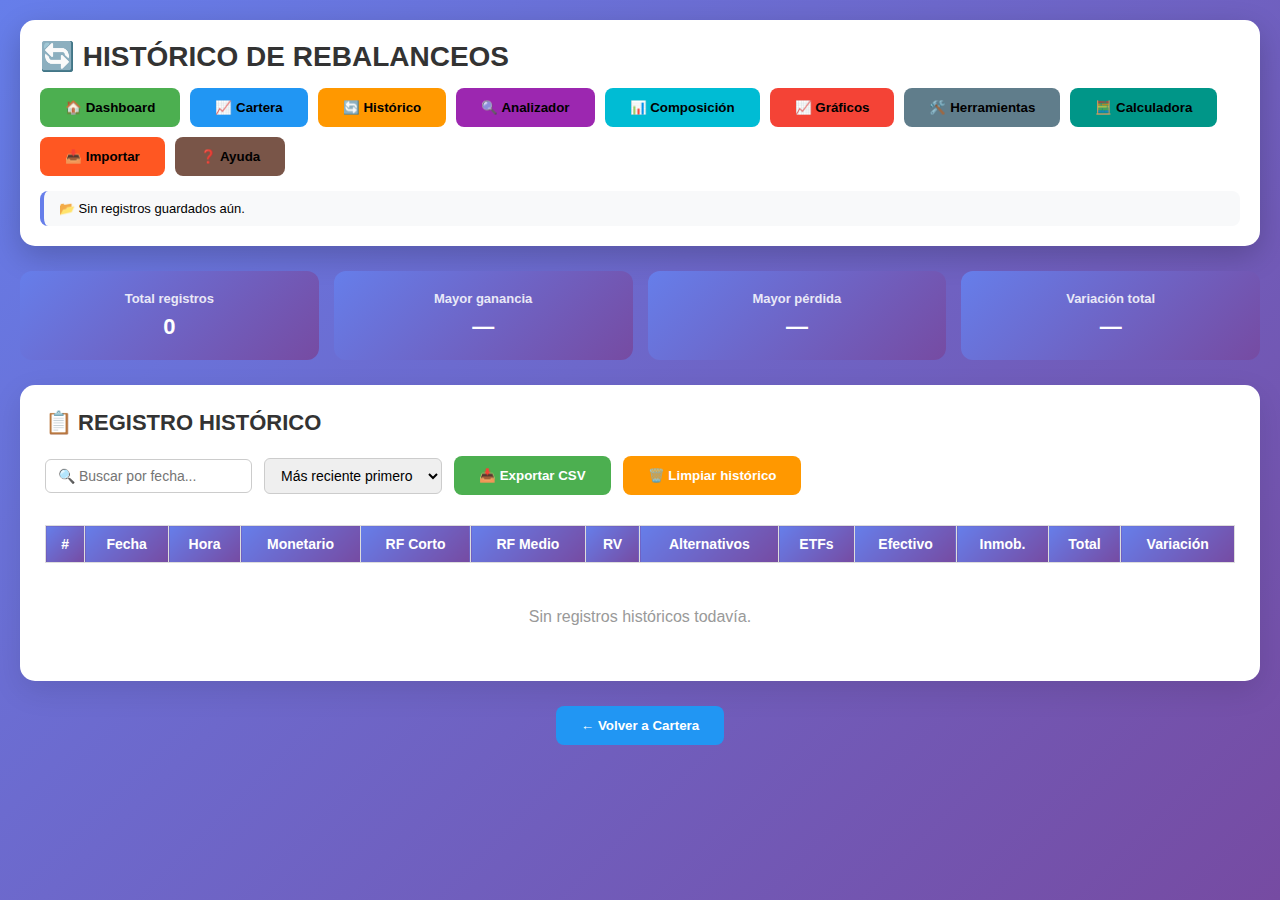
<file: rebalanceos.html>
<!DOCTYPE html>
<html lang="es">
<head>
    <meta charset="UTF-8">
    <meta name="viewport" content="width=device-width, initial-scale=1.0">
    <title>Histórico de Rebalanceos</title>
    <link rel="stylesheet" href="css/estilo.css">
    <style>
        .stats-grid { display:grid; grid-template-columns:repeat(4,1fr); gap:15px; margin-bottom:25px; }
        .stat-card  { background:linear-gradient(135deg,#667eea,#764ba2); color:white; padding:20px; border-radius:12px; text-align:center; }
        .stat-card h4 { font-size:13px; opacity:.85; margin-bottom:8px; }
        .stat-card p  { font-size:22px; font-weight:700; }
        #barraEstado  { background:#f8f9fa; padding:10px 15px; border-radius:8px; margin-top:15px; font-size:13px; border-left:4px solid #667eea; }
        .tabla-scroll { overflow-x:auto; max-height:500px; overflow-y:auto; }
        .var-pos { color:#2e7d32; font-weight:600; }
        .var-neg { color:#c62828; font-weight:600; }
        .var-neu { color:#888; }
        .filtros  { display:flex; gap:12px; flex-wrap:wrap; align-items:center; margin-bottom:15px; }
        .filtros input, .filtros select { padding:8px 12px; border:1px solid #ccc; border-radius:6px; font-size:14px; }
        @media(max-width:768px){ .stats-grid{grid-template-columns:1fr 1fr;} }
    </style>
</head>
<body>
<div class="container">

<div class="menu">
    <h1>🔄 HISTÓRICO DE REBALANCEOS</h1>
    <div class="nav">
        <button style="background:#4CAF50;" onclick="location.href='dashboard.html'">🏠 Dashboard</button>
        <button style="background:#2196F3;" onclick="location.href='cartera.html'">📈 Cartera</button>
        <button style="background:#FF9800;" onclick="location.href='rebalanceos.html'">🔄 Histórico</button>
        <button style="background:#9C27B0;" onclick="location.href='analisis.html'">🔍 Analizador</button>
        <button style="background:#00BCD4;" onclick="location.href='composicion.html'">📊 Composición</button>
        <button style="background:#f44336;" onclick="location.href='graficos.html'">📈 Gráficos</button>
        <button style="background:#607D8B;" onclick="location.href='herramientas.html'">🛠️ Herramientas</button>
        <button style="background:#009688;" onclick="location.href='calculadora.html'">🧮 Calculadora</button>
        <button style="background:#FF5722;" onclick="location.href='importar-cartera.html'">📥 Importar</button>
        <button style="background:#795548;" onclick="location.href='ayuda.html'">❓ Ayuda</button>
    </div>
    <div id="barraEstado">Cargando...</div>
</div>

<!-- Stats -->
<div class="stats-grid">
    <div class="stat-card"><h4>Total registros</h4><p id="statRegistros">0</p></div>
    <div class="stat-card"><h4>Mayor ganancia</h4><p id="statMejor">—</p></div>
    <div class="stat-card"><h4>Mayor pérdida</h4><p id="statPeor">—</p></div>
    <div class="stat-card"><h4>Variación total</h4><p id="statTotal">—</p></div>
</div>

<!-- Tabla histórico -->
<div class="card">
    <h2>📋 REGISTRO HISTÓRICO</h2>

    <div class="filtros">
        <input type="text" id="filtroBusqueda" placeholder="🔍 Buscar por fecha..." oninput="renderTabla()" style="min-width:200px;">
        <select id="filtroOrden" onchange="renderTabla()">
            <option value="desc">Más reciente primero</option>
            <option value="asc">Más antiguo primero</option>
        </select>
        <button class="btn-primary" onclick="exportarCSV()">📥 Exportar CSV</button>
        <button class="btn-warning" onclick="limpiarHistorico()">🗑️ Limpiar histórico</button>
    </div>

    <div class="tabla-scroll">
        <table>
            <thead>
                <tr>
                    <th>#</th><th>Fecha</th><th>Hora</th>
                    <th>Monetario</th><th>RF Corto</th><th>RF Medio</th><th>RV</th><th>Alternativos</th>
                    <th>ETFs</th><th>Efectivo</th><th>Inmob.</th>
                    <th>Total</th><th>Variación</th>
                </tr>
            </thead>
            <tbody id="cuerpoTabla"></tbody>
        </table>
    </div>
    <p id="sinDatos" style="text-align:center;color:#999;padding:30px;display:none;">Sin registros históricos todavía.</p>
</div>

<div class="button-group">
    <button class="btn-secondary" onclick="location.href='cartera.html'">← Volver a Cartera</button>
</div>

</div>

<script>
const fmtE = v => isNaN(v)||v==null?'0,00 €':v.toLocaleString('es-ES',{minimumFractionDigits:2,maximumFractionDigits:2})+' €';
const g    = id => document.getElementById(id);

function cargarDatos() {
    try { return JSON.parse(localStorage.getItem('carteraActual'))||null; } catch(e){return null;}
}

let historico = [];

function barraEstado(datos) {
    const el=g('barraEstado'); if(!el) return;
    if(!datos){ el.textContent='Sin datos.'; return; }
    const hist=datos.historico||[];
    const ult=hist.length?hist[hist.length-1]:null;
    el.innerHTML=ult
        ?`📁 Último guardado: <strong>${ult.fecha} ${ult.hora}</strong> &nbsp;|&nbsp; Total: <strong>${fmtE(ult.total||0)}</strong>`
        :'📂 Sin registros guardados aún.';
}

function mostrarStats() {
    g('statRegistros').textContent=historico.length;
    if(historico.length<2){ return; }

    let mejorGanancia=-Infinity, peorPerdida=Infinity;
    for(let i=1;i<historico.length;i++){
        const dif=(historico[i].total||0)-(historico[i-1].total||0);
        if(dif>mejorGanancia) mejorGanancia=dif;
        if(dif<peorPerdida)   peorPerdida=dif;
    }
    g('statMejor').textContent=mejorGanancia===0?'—':(mejorGanancia>0?'+':'')+fmtE(mejorGanancia);
    g('statMejor').style.color=mejorGanancia>=0?'#a5d6a7':'#ef9a9a';
    g('statPeor').textContent=peorPerdida===0?'—':(peorPerdida>0?'+':'')+fmtE(peorPerdida);
    g('statPeor').style.color=peorPerdida>=0?'#a5d6a7':'#ef9a9a';

    const v0=historico[0].total||0, v1=historico[historico.length-1].total||0;
    const varT=v0>0?(v1-v0)/v0*100:0;
    const varStr=(varT>=0?'+':'')+varT.toFixed(1)+'%';
    g('statTotal').textContent=varStr;
    g('statTotal').style.color=varT>=0?'#a5d6a7':'#ef9a9a';
}

function renderTabla() {
    const busq=(g('filtroBusqueda').value||'').toLowerCase();
    const orden=g('filtroOrden').value;
    let lista=[...historico];
    if(busq) lista=lista.filter(h=>(h.fecha||'').toLowerCase().includes(busq));
    if(orden==='desc') lista.reverse();

    const tbody=g('cuerpoTabla');
    const sinDatos=g('sinDatos');

    if(!lista.length){ tbody.innerHTML=''; sinDatos.style.display='block'; return; }
    sinDatos.style.display='none';

    tbody.innerHTML=lista.map((h,i_vis)=>{
        // índice original para calcular variación
        const i_orig=historico.indexOf(h);
        const ant=i_orig>0?historico[i_orig-1]:null;
        const varV=ant&&(ant.total!=null)?(h.total||0)-(ant.total||0):null;
        const varCls=varV===null?'var-neu':varV>0?'var-pos':'var-neg';
        const varStr=varV===null?'—':((varV>=0?'+':'')+fmtE(varV));
        const etfsInv=(h.etfs||[]).reduce((s,e)=>s+(e.cantidad||0)*(e.precioActual||0),0);
        const etfsPres=parseFloat(h.etfsValorInicial)||0;
        const etfsTotal=etfsInv+Math.max(0,etfsPres-etfsInv);
        const num=orden==='asc'?i_orig+1:historico.length-i_orig;
        return `<tr>
            <td style="color:#999;font-size:12px;">${num}</td>
            <td>${h.fecha||'—'}</td><td>${h.hora||'—'}</td>
            <td>${fmtE(h.monetario)}</td><td>${fmtE(h.rfCorto)}</td>
            <td>${fmtE(h.rfMedio)}</td><td>${fmtE(h.rv)}</td>
            <td>${fmtE(h.alternativos)}</td>
            <td>${fmtE(etfsTotal)}</td>
            <td>${fmtE(h.efectivo)}</td><td>${fmtE(h.inmobiliario)}</td>
            <td><strong>${fmtE(h.total)}</strong></td>
            <td class="${varCls}">${varStr}</td>
        </tr>`;
    }).join('');
}

function exportarCSV() {
    if(!historico.length){ alert('No hay datos para exportar.'); return; }
    let csv='\uFEFF'; // BOM para Excel
    csv+='#,Fecha,Hora,Monetario,RF Corto,RF Medio,RV,Alternativos,ETFs,Efectivo,Inmobiliario,Total,Variación\n';
    historico.forEach((h,i)=>{
        const ant=i>0?historico[i-1]:null;
        const varV=ant?(h.total||0)-(ant.total||0):0;
        const etfsInv2=(h.etfs||[]).reduce((s,e)=>s+(e.cantidad||0)*(e.precioActual||0),0);
        const etfsPres2=parseFloat(h.etfsValorInicial)||0;
        const etfs=etfsInv2+Math.max(0,etfsPres2-etfsInv2);
        csv+=`${i+1},"${h.fecha}","${h.hora}",`
            +`${(h.monetario||0).toFixed(2)},${(h.rfCorto||0).toFixed(2)},${(h.rfMedio||0).toFixed(2)},`
            +`${(h.rv||0).toFixed(2)},${(h.alternativos||0).toFixed(2)},${etfs.toFixed(2)},`
            +`${(h.efectivo||0).toFixed(2)},${(h.inmobiliario||0).toFixed(2)},`
            +`${(h.total||0).toFixed(2)},${varV.toFixed(2)}\n`;
    });
    const blob=new Blob([csv],{type:'text/csv;charset=utf-8;'});
    const a=document.createElement('a');
    a.href=URL.createObjectURL(blob);
    a.download=`historico_cartera_${new Date().toISOString().slice(0,10)}.csv`;
    a.click(); URL.revokeObjectURL(a.href);
}

function limpiarHistorico() {
    if(!confirm('¿Eliminar todo el histórico? Esta acción no se puede deshacer.')) return;
    try {
        const datos=cargarDatos();
        if(datos){ datos.historico=[]; localStorage.setItem('carteraActual',JSON.stringify(datos)); }
        historico=[];
        mostrarStats();
        renderTabla();
        alert('Histórico eliminado. Recuerda guardar el archivo JSON para que el cambio sea permanente.');
    } catch(e){ alert('Error al limpiar el histórico.'); }
}

document.addEventListener('DOMContentLoaded', ()=>{
    const datos=cargarDatos();
    barraEstado(datos);
    historico=datos?.historico||[];
    mostrarStats();
    renderTabla();
});

// ================================================================
//  MODAL CONFIRMACIÓN AL SALIR + BEFOREUNLOAD (Gestión de Cartera)
// ================================================================
let _guardadoConfirmado = false;

function generarNombreCartera() {
    const n = new Date();
    const dd = String(n.getDate()).padStart(2,"0");
    const mm = String(n.getMonth()+1).padStart(2,"0");
    const yy = n.getFullYear();
    const hh = String(n.getHours()).padStart(2,"0");
    const mi = String(n.getMinutes()).padStart(2,"0");
    return "gestion_cartera_"+dd+mm+yy+"_"+hh+mi+".json";
}

function guardarArchivoYSalir() {
    const raw = localStorage.getItem("carteraActual");
    if (!raw) return;
    const blob = new Blob([raw], {type:"application/json"});
    const a = document.createElement("a");
    a.href = URL.createObjectURL(blob);
    a.download = generarNombreCartera();
    document.body.appendChild(a); a.click();
    document.body.removeChild(a);
    URL.revokeObjectURL(a.href);
}

function mostrarModalSalida(callback) {
    if (document.getElementById("_modalSalida")) return;
    const overlay = document.createElement("div");
    overlay.id = "_modalSalida";
    overlay.style.cssText = "position:fixed;inset:0;background:rgba(0,0,0,.65);z-index:99999;display:flex;align-items:center;justify-content:center;padding:20px;";
    overlay.innerHTML = `
        <div style="background:white;border-radius:18px;padding:32px 28px;max-width:420px;width:100%;box-shadow:0 20px 60px rgba(0,0,0,.4);text-align:center;">
            <div style="font-size:52px;margin-bottom:12px;">💾</div>
            <h3 style="font-size:19px;color:#333;margin-bottom:10px;font-weight:800;">¿Guardar antes de salir?</h3>
            <p style="font-size:14px;color:#666;line-height:1.65;margin-bottom:22px;">
                Se descargará el archivo<br>
                <strong style="color:#667eea;font-size:13px;">${generarNombreCartera()}</strong><br>
                con todos tus datos de cartera actualizados.
            </p>
            <div style="display:flex;gap:10px;margin-bottom:10px;">
                <button id="_btnGS" style="flex:1;padding:14px;background:linear-gradient(135deg,#667eea,#764ba2);color:white;border:none;border-radius:10px;font-size:15px;font-weight:800;cursor:pointer;">💾 Guardar y salir</button>
                <button id="_btnSS" style="flex:1;padding:14px;background:#f0f0f0;color:#555;border:none;border-radius:10px;font-size:15px;font-weight:700;cursor:pointer;">Salir sin guardar</button>
            </div>
            <button id="_btnCS" style="background:none;border:none;color:#aaa;font-size:13px;cursor:pointer;padding:6px;">↩ Cancelar — quedarme aquí</button>
        </div>`;
    document.body.appendChild(overlay);
    document.getElementById("_btnGS").onclick = () => { guardarArchivoYSalir(); _guardadoConfirmado = true; document.body.removeChild(overlay); if(callback) callback(true); };
    document.getElementById("_btnSS").onclick = () => { _guardadoConfirmado = true; document.body.removeChild(overlay); if(callback) callback(true); };
    document.getElementById("_btnCS").onclick = () => { document.body.removeChild(overlay); if(callback) callback(false); };
}

window.addEventListener("beforeunload", e => {
    const raw = localStorage.getItem("carteraActual");
    if (raw && !_guardadoConfirmado) { e.preventDefault(); e.returnValue = "¿Guardar cartera antes de salir?"; }
});

document.addEventListener("click", e => {
    const link = e.target.closest("a[href]");
    if (link) {
        const href = link.getAttribute("href") || "";
        if (href && href !== "#" && !href.startsWith("javascript") && !href.startsWith("mailto")) {
            const raw = localStorage.getItem("carteraActual");
            if (raw && !_guardadoConfirmado) { e.preventDefault(); mostrarModalSalida(ok => { if(ok) location.href = href; }); }
        }
    }
});

</script>
</body>
</html>
</file>
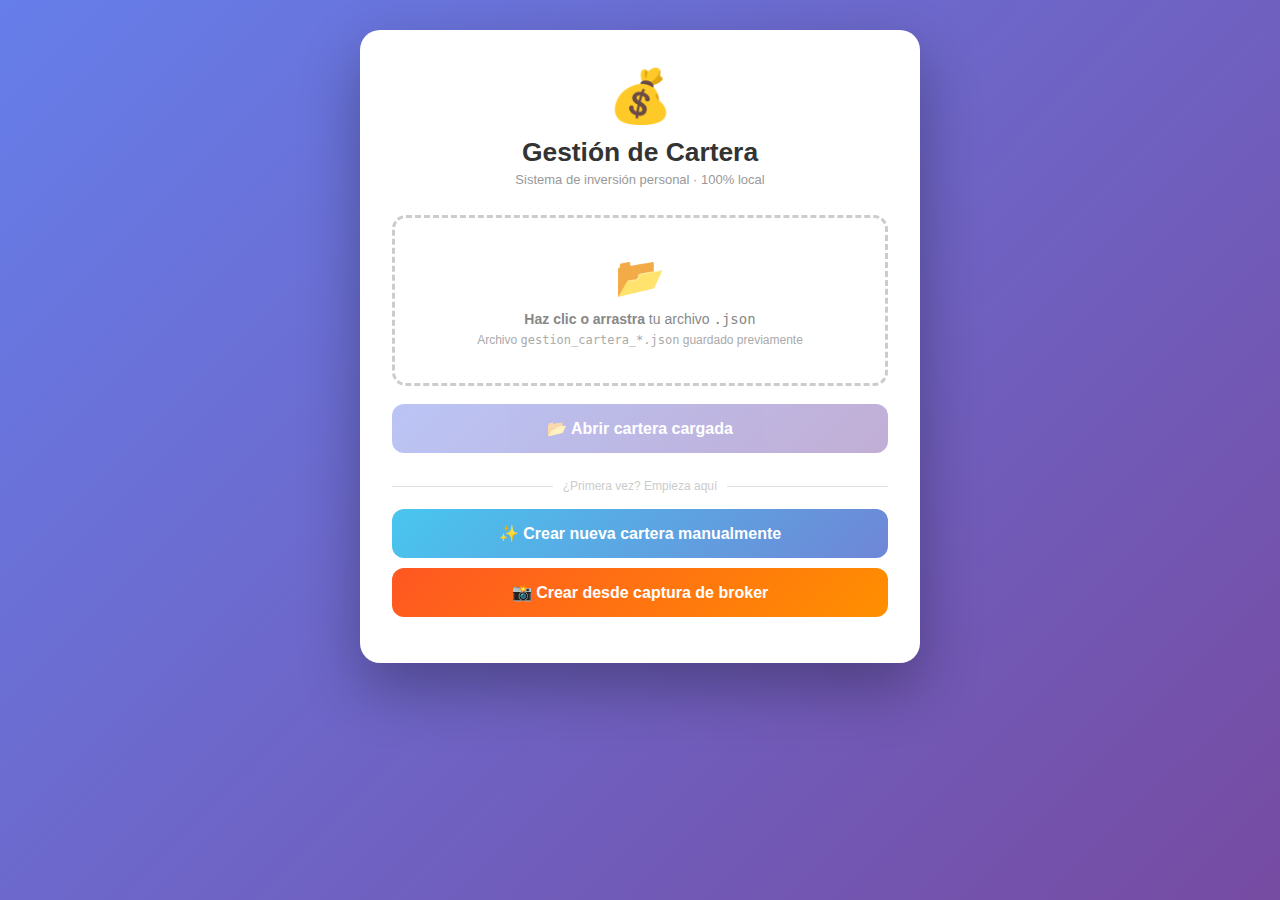
<file: sistema-gestion-financiera.html>
<!DOCTYPE html>
<html lang="es">
<head>
    <meta charset="UTF-8">
    <meta name="viewport" content="width=device-width, initial-scale=1.0">
    <title>Sistema de Gestión Financiera</title>
    <script>
        // Redirige inmediatamente a index.html que tiene la lógica completa
        window.location.replace('index.html');
    </script>
</head>
<body>
    <p style="font-family:sans-serif;text-align:center;margin-top:40px;color:#888;">Redirigiendo…</p>
</body>
</html>
</file>
<file: css/estilo.css>
* {
    margin: 0;
    padding: 0;
    box-sizing: border-box;
    font-family: 'Segoe UI', Arial, sans-serif;
}

body {
    background: linear-gradient(135deg, #667eea 0%, #764ba2 100%);
    min-height: 100vh;
    padding: 20px;
    transition: background 0.3s;
}

.container {
    max-width: 1400px;
    margin: 0 auto;
}

.menu {
    background: white;
    border-radius: 15px;
    padding: 20px;
    margin-bottom: 25px;
    box-shadow: 0 10px 30px rgba(0,0,0,0.2);
    transition: background 0.3s;
}

.menu h1 {
    color: #333;
    font-size: 28px;
    margin-bottom: 15px;
}

.nav {
    display: flex;
    gap: 10px;
    flex-wrap: wrap;
}

.nav button {
    padding: 12px 25px;
    border: none;
    border-radius: 8px;
    cursor: pointer;
    font-weight: 600;
    transition: all 0.3s;
}

.nav button:hover {
    transform: translateY(-2px);
    box-shadow: 0 5px 15px rgba(0,0,0,0.2);
}

.card {
    background: white;
    border-radius: 15px;
    padding: 25px;
    box-shadow: 0 10px 30px rgba(0,0,0,0.1);
    margin-bottom: 25px;
    transition: background 0.3s, color 0.3s;
}

.card h2 {
    color: #333;
    margin-bottom: 20px;
    font-size: 22px;
}

.card h3 {
    color: #666;
    margin: 15px 0 10px;
    font-size: 18px;
}

.resumen-grid {
    display: grid;
    grid-template-columns: repeat(4, 1fr);
    gap: 15px;
    margin-bottom: 25px;
}

.resumen-card {
    background: linear-gradient(135deg, #667eea, #764ba2);
    color: white;
    padding: 20px;
    border-radius: 10px;
    text-align: center;
    box-shadow: 0 5px 15px rgba(0,0,0,0.2);
}

.resumen-card h4 {
    font-size: 14px;
    opacity: 0.9;
    margin-bottom: 10px;
}

.resumen-card p {
    font-size: 24px;
    font-weight: bold;
}

.porcentajes-grid {
    display: grid;
    grid-template-columns: repeat(6, 1fr);
    gap: 10px;
    margin-bottom: 20px;
}

.porcentaje-item {
    text-align: center;
}

.porcentaje-item label {
    display: block;
    font-weight: 600;
    margin-bottom: 5px;
    color: #555;
    font-size: 14px;
}

.porcentaje-item input {
    width: 100%;
    padding: 10px;
    border: 2px solid #4CAF50;
    border-radius: 8px;
    font-size: 16px;
    font-weight: bold;
    text-align: center;
}

.perfiles-predet {
    display: flex;
    gap: 10px;
    flex-wrap: wrap;
    margin: 20px 0;
}

.perfiles-personalizados {
    display: flex;
    gap: 10px;
    flex-wrap: wrap;
    align-items: center;
    margin: 20px 0;
    padding-top: 20px;
    border-top: 1px solid #ddd;
}

.perfil-select {
    padding: 8px;
    border-radius: 5px;
    border: 1px solid #ccc;
    min-width: 200px;
    margin-right: 10px;
    margin-bottom: 10px;
}

.btn-personalizado {
    padding: 8px 15px;
    border: none;
    border-radius: 5px;
    cursor: pointer;
    font-weight: 600;
    color: white;
}

.btn-add { background: #4CAF50; }
.btn-edit { background: #2196F3; }
.btn-delete { background: #f44336; }
.btn-load { background: #9C27B0; }

table {
    width: 100%;
    border-collapse: collapse;
    margin: 15px 0;
}

th {
    background: linear-gradient(135deg, #667eea, #764ba2);
    color: white;
    padding: 12px;
    font-size: 14px;
}

td, th {
    padding: 10px;
    border: 1px solid #ddd;
    text-align: center;
}

td input, td select {
    width: 100px;
    padding: 8px;
    border: 2px solid #ffc107;
    border-radius: 5px;
    text-align: right;
}

.positivo {
    color: #4CAF50;
    font-weight: bold;
}

.negativo {
    color: #f44336;
    font-weight: bold;
}

.dca-panel {
    background: #f8f9fa;
    padding: 20px;
    border-radius: 10px;
    margin: 20px 0;
}

.dca-grid {
    display: grid;
    grid-template-columns: repeat(3, 1fr);
    gap: 15px;
}

.button-group {
    display: flex;
    gap: 15px;
    justify-content: center;
    margin: 20px 0;
    flex-wrap: wrap;
}

.btn-primary {
    background: #4CAF50;
    color: white;
    padding: 12px 25px;
    border: none;
    border-radius: 8px;
    cursor: pointer;
    font-weight: 600;
}

.btn-secondary {
    background: #2196F3;
    color: white;
    padding: 12px 25px;
    border: none;
    border-radius: 8px;
    cursor: pointer;
    font-weight: 600;
}

.btn-warning {
    background: #FF9800;
    color: white;
    padding: 12px 25px;
    border: none;
    border-radius: 8px;
    cursor: pointer;
    font-weight: 600;
}

.btn-info {
    background: #9C27B0;
    color: white;
    padding: 12px 25px;
    border: none;
    border-radius: 8px;
    cursor: pointer;
    font-weight: 600;
}

.btn-add {
    background: #4CAF50;
    color: white;
    border: none;
    padding: 8px 15px;
    border-radius: 5px;
    cursor: pointer;
    font-size: 14px;
}

.btn-remove {
    background: #f44336;
    color: white;
    border: none;
    padding: 5px 10px;
    border-radius: 3px;
    cursor: pointer;
    font-size: 12px;
}

.acciones-rebalanceo {
    background: #e9ecef;
    padding: 15px;
    border-radius: 8px;
    margin: 15px 0;
}

.modal {
    display: none;
    position: fixed;
    top: 0;
    left: 0;
    width: 100%;
    height: 100%;
    background: rgba(0,0,0,0.5);
    justify-content: center;
    align-items: center;
    z-index: 1000;
}

.modal-content {
    background: white;
    padding: 30px;
    border-radius: 15px;
    max-width: 500px;
    width: 90%;
}

.modal-content input {
    width: 100%;
    padding: 8px;
    margin: 10px 0;
    border: 1px solid #ccc;
    border-radius: 5px;
}

.total-referencia {
    background: #e3f2fd;
    padding: 15px;
    border-radius: 8px;
    margin: 15px 0;
    display: flex;
    justify-content: space-between;
    align-items: center;
}

@media (max-width: 768px) {
    .resumen-grid, .porcentajes-grid, .dca-grid {
        grid-template-columns: 1fr;
    }
    
    .nav {
        flex-direction: column;
    }
    
    .nav button {
        width: 100%;
    }
}
</file>
